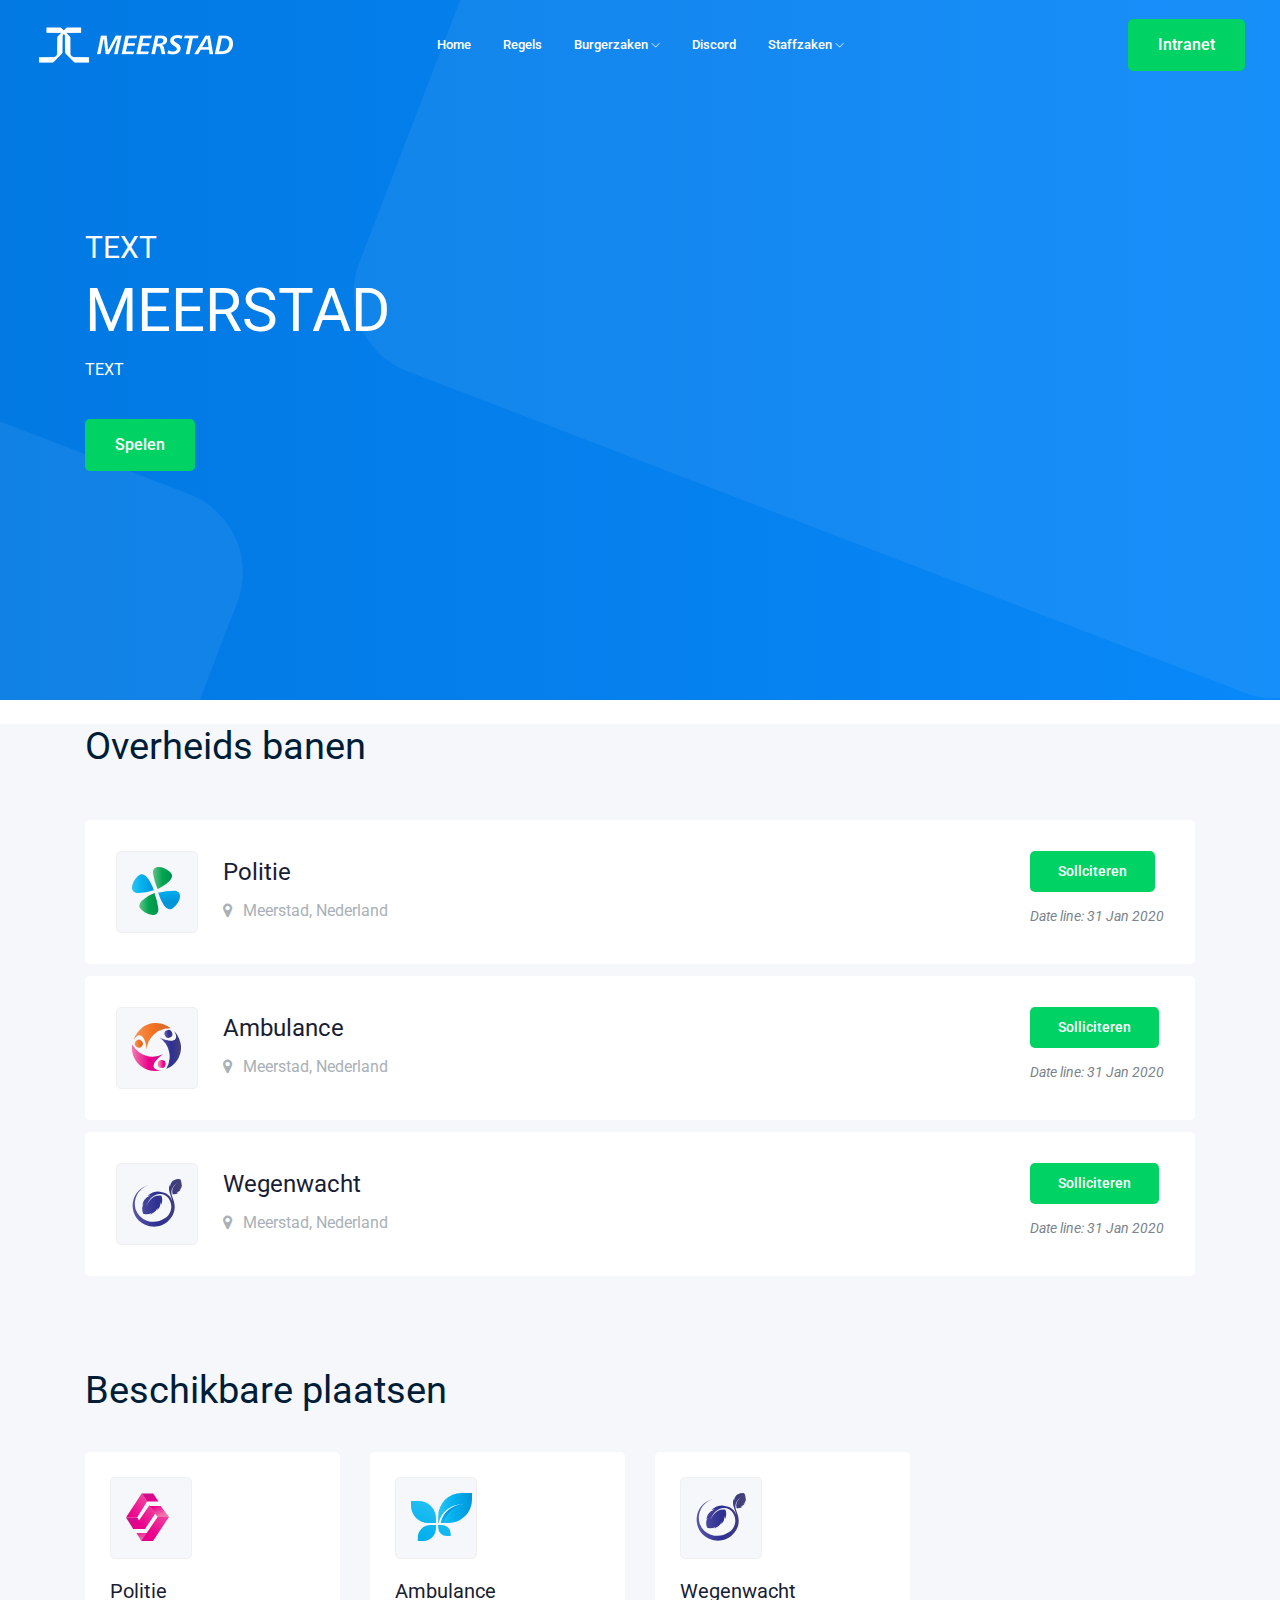
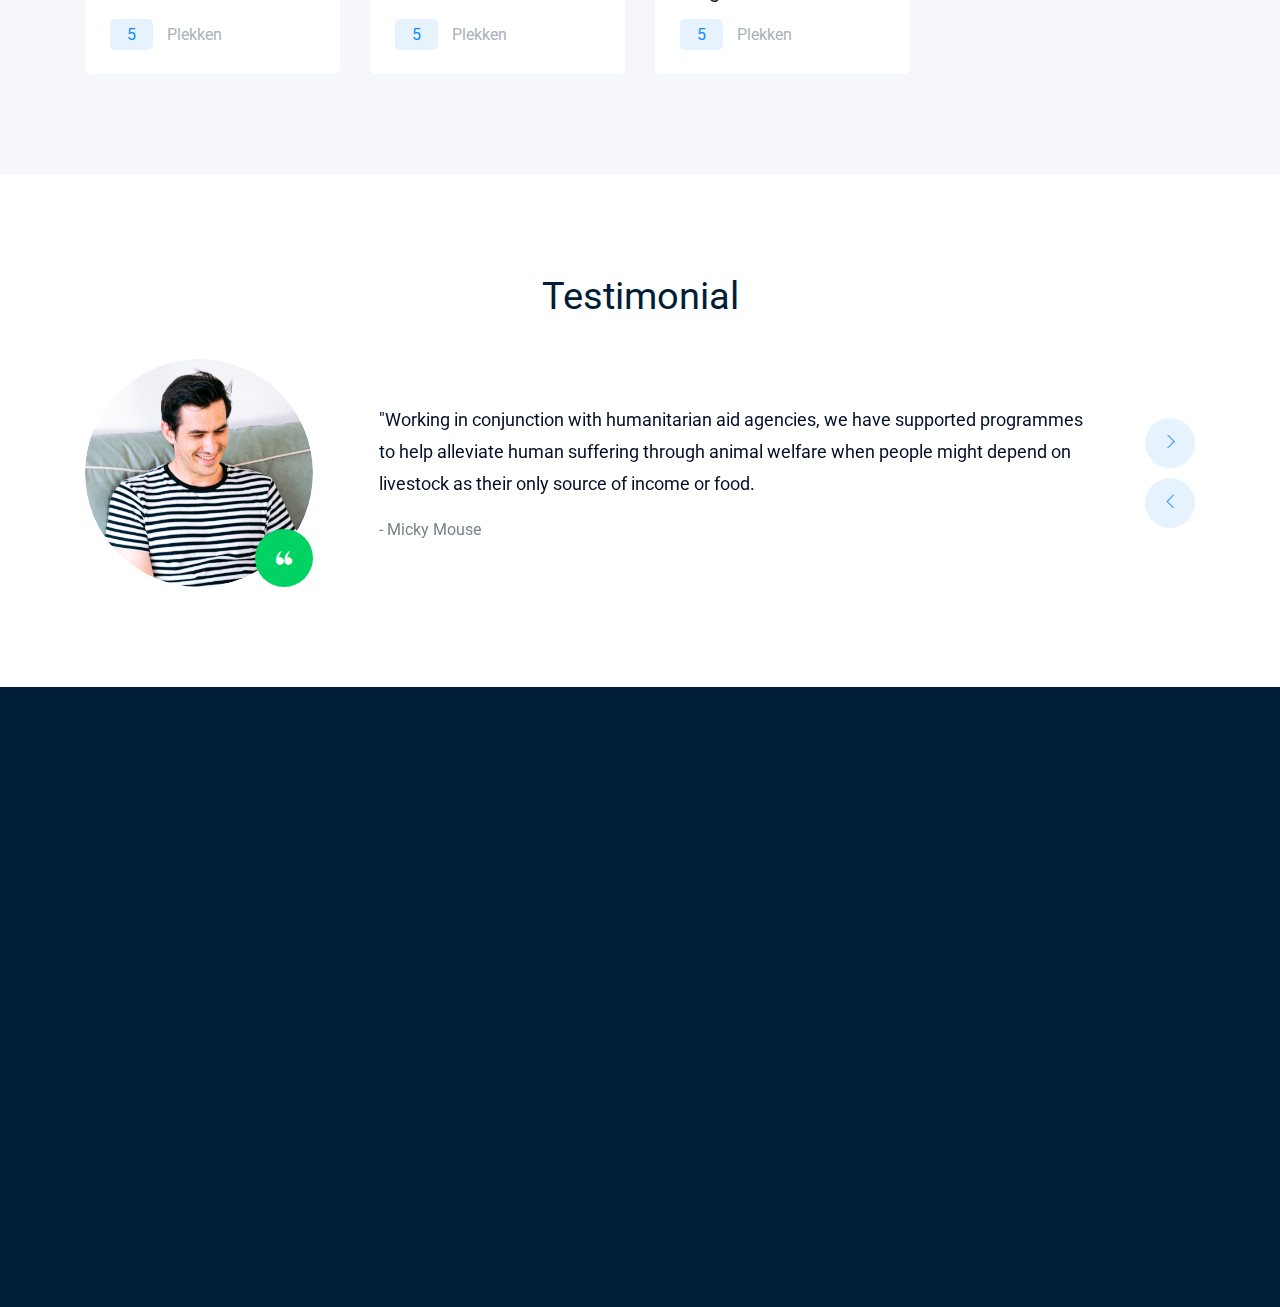
<file: TEST/index.html>
<!doctype html>
<html class="no-js" lang="zxx">

<head>
    <meta charset="utf-8">
    <meta http-equiv="x-ua-compatible" content="ie=edge">
    <title>Job Board</title>
    <meta name="description" content="">
    <meta name="viewport" content="width=device-width, initial-scale=1">

    <!-- <link rel="manifest" href="site.webmanifest"> -->
    <link rel="shortcut icon" type="image/x-icon" href="img/favicon.png">
    <!-- Place favicon.ico in the root directory -->

    <!-- CSS here -->
    <link rel="stylesheet" href="css/bootstrap.min.css">
    <link rel="stylesheet" href="css/owl.carousel.min.css">
    <link rel="stylesheet" href="css/magnific-popup.css">
    <link rel="stylesheet" href="css/font-awesome.min.css">
    <link rel="stylesheet" href="css/themify-icons.css">
    <link rel="stylesheet" href="css/nice-select.css">
    <link rel="stylesheet" href="css/flaticon.css">
    <link rel="stylesheet" href="css/gijgo.css">
    <link rel="stylesheet" href="css/animate.min.css">
    <link rel="stylesheet" href="css/slicknav.css">

    <link rel="stylesheet" href="css/style.css">
    <!-- <link rel="stylesheet" href="css/responsive.css"> -->
</head>

<body>
    <!--[if lte IE 9]>
            <p class="browserupgrade">You are using an <strong>outdated</strong> browser. Please <a href="https://browsehappy.com/">upgrade your browser</a> to improve your experience and security.</p>
        <![endif]-->

    <!-- header-start -->
    <header>
        <div class="header-area ">
            <div id="sticky-header" class="main-header-area">
                <div class="container-fluid ">
                    <div class="header_bottom_border">
                        <div class="row align-items-center">
                            <div class="col-xl-3 col-lg-2">
                                <div class="logo">
                                    <a href="index.html">
                                        <img src="img/logo.png" alt="">
                                    </a>
                                </div>
                            </div>
                            <div class="col-xl-6 col-lg-7">
                                <div class="main-menu  d-none d-lg-block">
                                    <nav>
                                        <ul id="navigation">
                                            <li><a href="index.html">Home</a></li>
                                            <li><a href="regels.html">Regels</a></li>
                                            <li><a href="#">Burgerzaken <i class="ti-angle-down"></i></a>
                                                <ul class="submenu">
                                                    <li><a href="candidate.html">Solliciteren </a></li>
                                                    <li><a href="job_details.html">Key binds </a></li>
                                                    <li><a href="elements.html">Texures</a></li>
                                                </ul>
                                            </li>
                                            <li><a href="jobs.html">Discord</a></li>
                                            <li><a href="#">Staffzaken <i class="ti-angle-down"></i></a>
                                                <ul class="submenu">
                                                    <li><a href="blog.html">Unwarn</a></li>
                                                    <li><a href="single-blog.html">Unban</a></li>
                                                    <li><a href="single-blog.html">Content Creator</a></li>
                                                    <li><a href="single-blog.html">Compensatie</a></li>
                                                </ul>
                                            </li>
                                        </ul>
                                    </nav>
                                </div>
                            </div>
                            <div class="col-xl-3 col-lg-3 d-none d-lg-block">
                                <div class="Appointment">
                                    <div class="d-none d-lg-block">
                                        <a class="boxed-btn3" href="#">Intranet</a>
                                    </div>
                                </div>
                            </div>
                            <div class="col-12">
                                <div class="mobile_menu d-block d-lg-none"></div>
                            </div>
                        </div>
                    </div>

                </div>
            </div>
        </div>
    </header>
    <!-- header-end -->

    <!-- slider_area_start -->
    <div class="slider_area">
        <div class="single_slider  d-flex align-items-center slider_bg_1">
            <div class="container">
                <div class="row align-items-center">
                    <div class="col-lg-7 col-md-6">
                        <div class="slider_text">
                            <h5 class="wow fadeInLeft" data-wow-duration="1s" data-wow-delay=".2s">TEXT</h5>
                            <h3 class="wow fadeInLeft" data-wow-duration="1s" data-wow-delay=".3s">MEERSTAD</h3>
                            <p class="wow fadeInLeft" data-wow-duration="1s" data-wow-delay=".4s">TEXT</p>
                            <div class="sldier_btn wow fadeInLeft" data-wow-duration="1s" data-wow-delay=".5s">
                                <a href="#" class="boxed-btn3">Spelen</a>
                            </div>
                        </div>
                    </div>
                </div>
            </div>
        </div>
        <div class="ilstration_img wow fadeInRight d-none d-lg-block text-right" data-wow-duration="1s" data-wow-delay=".2s">
        </div>
    </div>
    <!-- slider_area_end -->
<br>
    <!-- job_listing_area_start  -->
    <div class="job_listing_area">
        <div class="container">
            <div class="row align-items-center">
                <div class="col-lg-6">
                    <div class="section_title">
                        <h3>Overheids banen</h3>
                    </div>
                </div>
                <div class="col-lg-6">
                </div>
            </div>
            <div class="job_lists">
                <div class="row">
                    <div class="col-lg-12 col-md-12">
                        <div class="single_jobs white-bg d-flex justify-content-between">
                            <div class="jobs_left d-flex align-items-center">
                                <div class="thumb">
                                    <img src="img/svg_icon/1.svg" alt="">
                                </div>
                                <div class="jobs_conetent">
                                    <a href="solliciteren/politie.html"><h4>Politie</h4></a>
                                    <div class="links_locat d-flex align-items-center">
                                        <div class="location">
                                            <p> <i class="fa fa-map-marker"></i> Meerstad, Nederland</p>
                                        </div>
                                        <div class="location">
                                        </div>
                                    </div>
                                </div>
                            </div>
                            <div class="jobs_right">
                                <div class="apply_now">
                                    <a href="solliciteren/politie.html" class="boxed-btn3">Sollciteren</a>
                                </div>
                                <div class="date">
                                    <p>Date line: 31 Jan 2020</p>
                                </div>
                            </div>
                        </div>
                    </div>
                    <div class="col-lg-12 col-md-12">
                        <div class="single_jobs white-bg d-flex justify-content-between">
                            <div class="jobs_left d-flex align-items-center">
                                <div class="thumb">
                                    <img src="img/svg_icon/2.svg" alt="">
                                </div>
                                <div class="jobs_conetent">
                                    <a href="solliciteren/ambulance.html"><h4>Ambulance</h4></a>
                                    <div class="links_locat d-flex align-items-center">
                                        <div class="location">
                                            <p> <i class="fa fa-map-marker"></i> Meerstad, Nederland</p>
                                        </div>
                                        <div class="location">
                                        </div>
                                    </div>
                                </div>
                            </div>
                            <div class="jobs_right">
                                <div class="apply_now">
                                    <a href="solliciteren/ambulance.html" class="boxed-btn3">Solliciteren</a>
                                </div>
                                <div class="date">
                                    <p>Date line: 31 Jan 2020</p>
                                </div>
                            </div>
                        </div>
                    </div>
                    <div class="col-lg-12 col-md-12">
                        <div class="single_jobs white-bg d-flex justify-content-between">
                            <div class="jobs_left d-flex align-items-center">
                                <div class="thumb">
                                    <img src="img/svg_icon/3.svg" alt="">
                                </div>
                                <div class="jobs_conetent">
                                    <a href="solliciteren/wegenwacht.html"><h4>Wegenwacht</h4></a>
                                    <div class="links_locat d-flex align-items-center">
                                        <div class="location">
                                            <p> <i class="fa fa-map-marker"></i> Meerstad, Nederland</p>
                                        </div>
                                        <div class="location">
                                        </div>
                                    </div>
                                </div>
                            </div>
                            <div class="jobs_right">
                                <div class="apply_now">
                                    <a href="solliciteren/wegenwacht.html" class="boxed-btn3">Solliciteren</a>
                                </div>
                                <div class="date">
                                    <p>Date line: 31 Jan 2020</p>
                                </div>
                            </div>
                        </div>
                    </div>
                </div>
            </div>
        </div>
    </div>
    <!-- job_listing_area_end  -->

    <div class="top_companies_area">
        <div class="container">
            <div class="row align-items-center mb-40">
                <div class="col-lg-6 col-md-6">
                    <div class="section_title">
                        <h3>Beschikbare plaatsen</h3>
                    </div>
                </div>
                <div class="col-lg-6 col-md-6">
                </div>
            </div>
            <div class="row">
                <div class="col-lg-4 col-xl-3 col-md-6">
                    <div class="single_company">
                        <div class="thumb">
                            <img src="img/svg_icon/5.svg" alt="">
                        </div>
                        <a href="jobs.html"><h3>Politie</h3></a>
                        <p> <span>5</span> Plekken</p>
                    </div>
                </div>
                <div class="col-lg-4 col-xl-3 col-md-6">
                    <div class="single_company">
                        <div class="thumb">
                            <img src="img/svg_icon/4.svg" alt="">
                        </div>
                        <a href="jobs.html"><h3>Ambulance</h3></a>
                        <p> <span>5</span> Plekken</p>
                    </div>
                </div>
                <div class="col-lg-4 col-xl-3 col-md-6">
                    <div class="single_company">
                        <div class="thumb">
                            <img src="img/svg_icon/3.svg" alt="">
                        </div>
                        <a href="jobs.html"><h3>Wegenwacht</h3></a>
                        <p> <span>5</span> Plekken</p>
                    </div>
                </div>
            </div>
        </div>
    </div>

    <!-- testimonial_area  -->
    <div class="testimonial_area  ">
        <div class="container">
            <div class="row">
                <div class="col-lg-12">
                    <div class="section_title text-center mb-40">
                        <h3>Testimonial</h3>
                    </div>
                </div>
                <div class="col-xl-12">
                    <div class="testmonial_active owl-carousel">
                        <div class="single_carousel">
                            <div class="row">
                                <div class="col-lg-11">
                                    <div class="single_testmonial d-flex align-items-center">
                                        <div class="thumb">
                                            <img src="img/testmonial/author.png" alt="">
                                            <div class="quote_icon">
                                                <i class="Flaticon flaticon-quote"></i>
                                            </div>
                                        </div>
                                        <div class="info">
                                            <p>"Working in conjunction with humanitarian aid agencies, we have supported programmes to help alleviate human suffering through animal welfare when people might depend on livestock as their only source of income or food.</p>
                                            <span>- Micky Mouse</span>
                                        </div>
                                    </div>
                                </div>
                            </div>
                        </div>
                        <div class="single_carousel">
                            <div class="row">
                                <div class="col-lg-11">
                                    <div class="single_testmonial d-flex align-items-center">
                                        <div class="thumb">
                                            <img src="img/testmonial/author.png" alt="">
                                            <div class="quote_icon">
                                                <i class=" Flaticon flaticon-quote"></i>
                                            </div>
                                        </div>
                                        <div class="info">
                                            <p>"Working in conjunction with humanitarian aid agencies, we have supported programmes to help alleviate human suffering through animal welfare when people might depend on livestock as their only source of income or food.</p>
                                            <span>- Micky Mouse</span>
                                        </div>
                                    </div>
                                </div>
                            </div>
                        </div>
                        <div class="single_carousel">
                            <div class="row">
                                <div class="col-lg-11">
                                    <div class="single_testmonial d-flex align-items-center">
                                        <div class="thumb">
                                            <img src="img/testmonial/author.png" alt="">
                                            <div class="quote_icon">
                                                <i class="Flaticon flaticon-quote"></i>
                                            </div>
                                        </div>
                                        <div class="info">
                                            <p>"Working in conjunction with humanitarian aid agencies, we have supported programmes to help alleviate human suffering through animal welfare when people might depend on livestock as their only source of income or food.</p>
                                            <span>- Micky Mouse</span>
                                        </div>
                                    </div>
                                </div>
                            </div>
                        </div>
                    </div>
                </div>
            </div>
        </div>
    </div>
    <!-- /testimonial_area  -->


    <!-- footer start -->
    <footer class="footer">
        <div class="footer_top">
            <div class="container">
                <div class="row">
                    <div class="col-xl-3 col-md-6 col-lg-3">
                        <div class="footer_widget wow fadeInUp" data-wow-duration="1s" data-wow-delay=".3s">
                            <div class="footer_logo">
                                <a href="#">
                                    <img src="img/logo.png" alt="">
                                </a>
                            </div>
                            <p>
                                info@meerstadrp.nl <br>
                                www.meerstadrp.nl <br>
                                Server IP: 192.168.0.1

                            </p>
                            <div class="socail_links">
                                <ul>
                                    <li>
                                        <a href="#">
                                            <i class="fa fa-twitter"></i>
                                        </a>
                                    </li>
                                    <li>
                                        <a href="#">
                                            <i class="fa fa-instagram"></i>
                                        </a>
                                    </li>
                                    <li>
                                        <a href="#">
                                            <i class="fa fa-youtube"></i>
                                        </a>
                                    </li>
                                </ul>
                            </div>

                        </div>
                    </div>
                    <div class="col-xl-2 col-md-6 col-lg-2">
                        <div class="footer_widget wow fadeInUp" data-wow-duration="1.1s" data-wow-delay=".4s">
                            <h3 class="footer_title">
                                Company
                            </h3>
                            <ul>
                                <li><a href="#">About </a></li>
                                <li><a href="#"> Pricing</a></li>
                                <li><a href="#">Carrier Tips</a></li>
                                <li><a href="#">FAQ</a></li>
                            </ul>

                        </div>
                    </div>
                    <div class="col-xl-3 col-md-6 col-lg-3">
                        <div class="footer_widget wow fadeInUp" data-wow-duration="1.2s" data-wow-delay=".5s">
                            <h3 class="footer_title">
                                Category
                            </h3>
                            <ul>
                                <li><a href="#">Design & Art</a></li>
                                <li><a href="#">Engineering</a></li>
                                <li><a href="#">Sales & Marketing</a></li>
                                <li><a href="#">Finance</a></li>
                            </ul>
                        </div>
                    </div>
                </div>
            </div>
        </div>
        <div class="copy-right_text wow fadeInUp" data-wow-duration="1.4s" data-wow-delay=".3s">
            <div class="container">
                <div class="footer_border"></div>
                <div class="row">
                    <div class="col-xl-12">
                        <p class="copy_right text-center">
                            <!-- Link back to Colorlib can't be removed. Template is licensed under CC BY 3.0. -->
Copyright &copy; Meerstad <script>document.write(new Date().getFullYear());</script> Alle rechten voorbehouden <br> Gemaakt met <i class="fa fa-heart-o" aria-hidden="true"></i> door <a href="https://colorlib.com" target="_blank">Robert K</a>
<!-- Link back to Colorlib can't be removed. Template is licensed under CC BY 3.0. -->
                        </p>
                    </div>
                </div>
            </div>
        </div>
    </footer>
    <!--/ footer end  -->

    <!-- link that opens popup -->
    <!-- JS here -->
    <script src="js/vendor/modernizr-3.5.0.min.js"></script>
    <script src="js/vendor/jquery-1.12.4.min.js"></script>
    <script src="js/popper.min.js"></script>
    <script src="js/bootstrap.min.js"></script>
    <script src="js/owl.carousel.min.js"></script>
    <script src="js/isotope.pkgd.min.js"></script>
    <script src="js/ajax-form.js"></script>
    <script src="js/waypoints.min.js"></script>
    <script src="js/jquery.counterup.min.js"></script>
    <script src="js/imagesloaded.pkgd.min.js"></script>
    <script src="js/scrollIt.js"></script>
    <script src="js/jquery.scrollUp.min.js"></script>
    <script src="js/wow.min.js"></script>
    <script src="js/nice-select.min.js"></script>
    <script src="js/jquery.slicknav.min.js"></script>
    <script src="js/jquery.magnific-popup.min.js"></script>
    <script src="js/plugins.js"></script>
    <script src="js/gijgo.min.js"></script>



    <!--contact js-->
    <script src="js/contact.js"></script>
    <script src="js/jquery.ajaxchimp.min.js"></script>
    <script src="js/jquery.form.js"></script>
    <script src="js/jquery.validate.min.js"></script>
    <script src="js/mail-script.js"></script>


    <script src="js/main.js"></script>
</body>

</html>
</file>
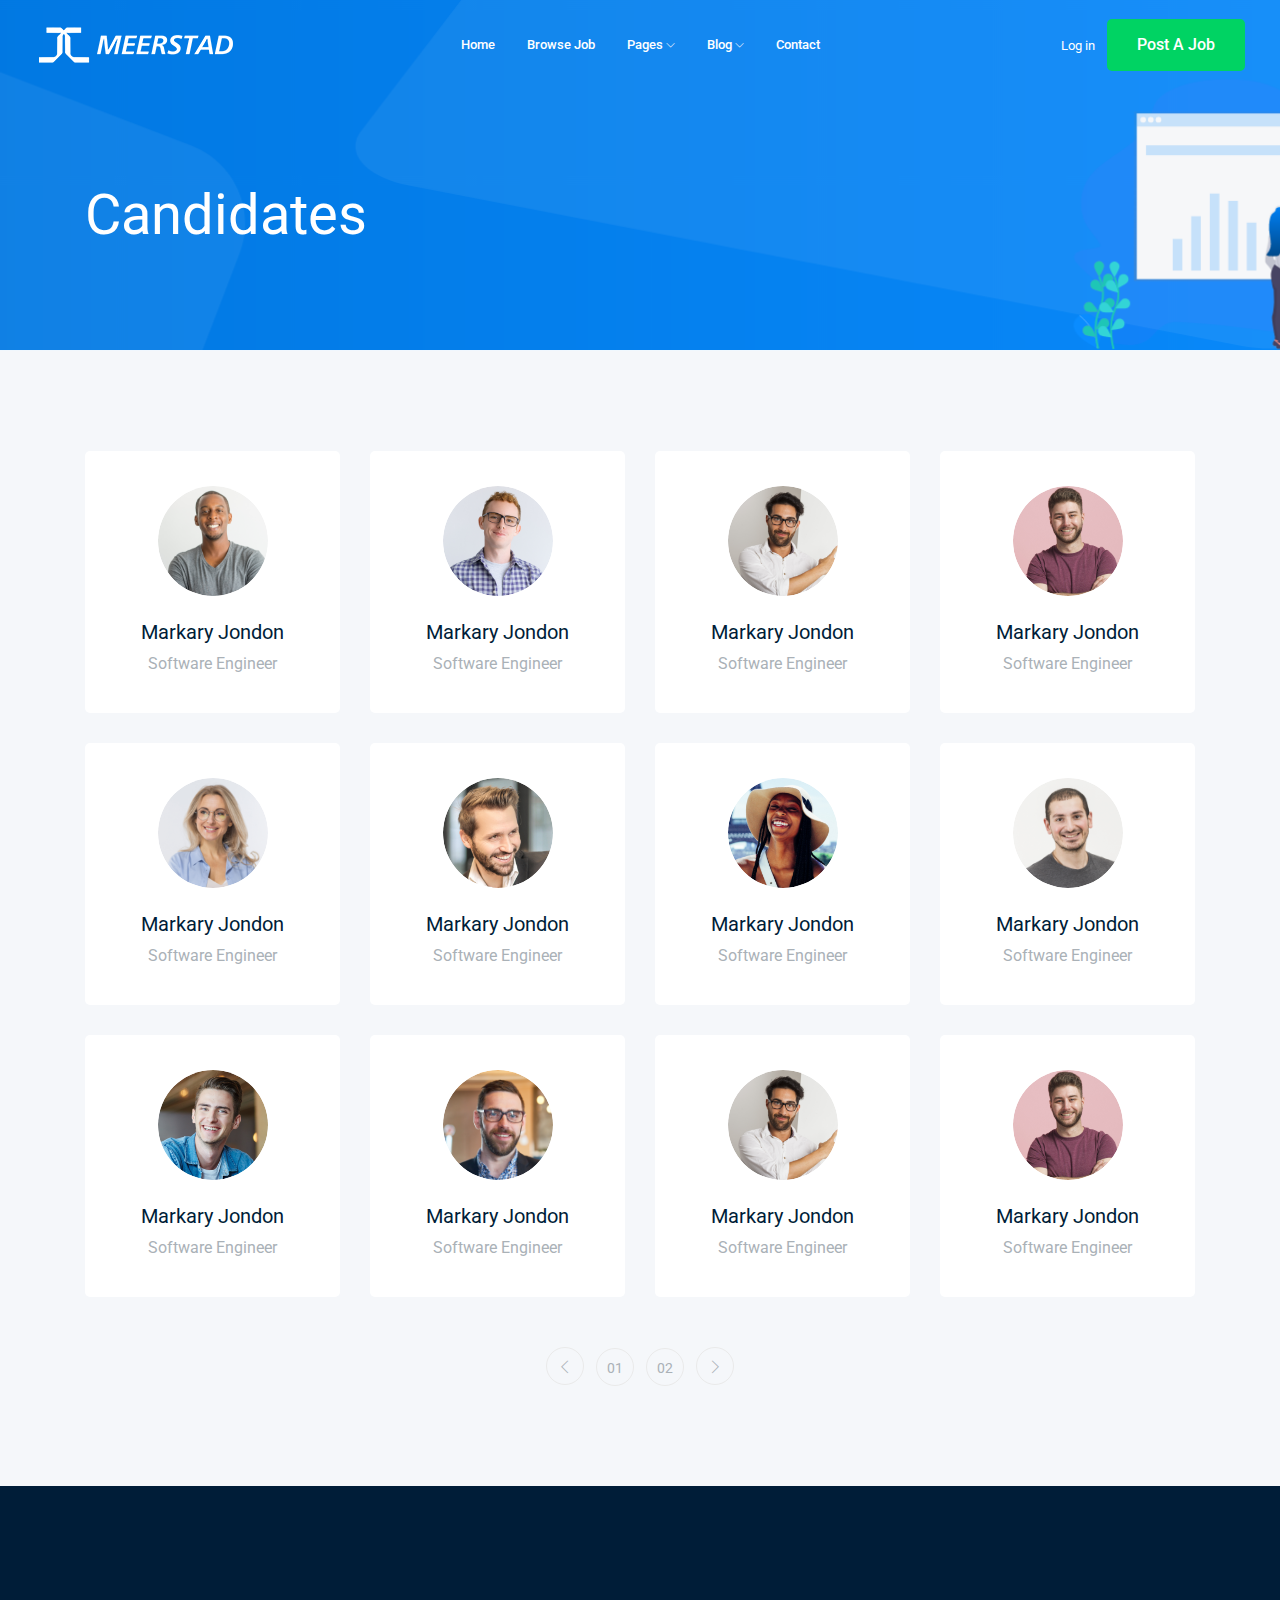
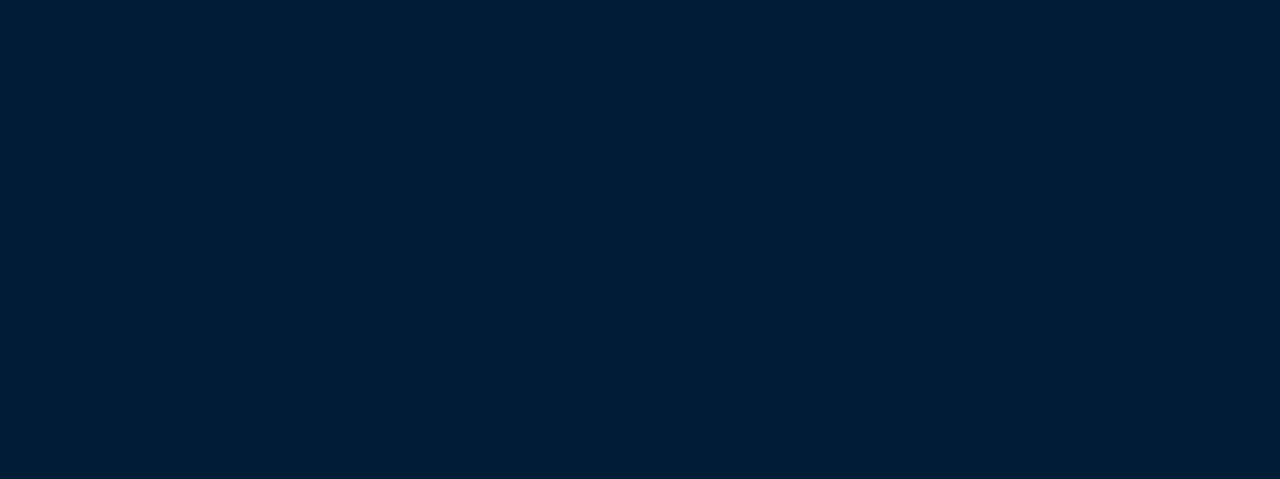
<file: TEST/candidate.html>
<!doctype html>
<html class="no-js" lang="zxx">

<head>
    <meta charset="utf-8">
    <meta http-equiv="x-ua-compatible" content="ie=edge">
    <title>Job Board</title>
    <meta name="description" content="">
    <meta name="viewport" content="width=device-width, initial-scale=1">

    <!-- <link rel="manifest" href="site.webmanifest"> -->
    <link rel="shortcut icon" type="image/x-icon" href="img/favicon.png">
    <!-- Place favicon.ico in the root directory -->

    <!-- CSS here -->
    <link rel="stylesheet" href="css/bootstrap.min.css">
    <link rel="stylesheet" href="css/owl.carousel.min.css">
    <link rel="stylesheet" href="css/magnific-popup.css">
    <link rel="stylesheet" href="css/font-awesome.min.css">
    <link rel="stylesheet" href="css/themify-icons.css">
    <link rel="stylesheet" href="css/nice-select.css">
    <link rel="stylesheet" href="css/flaticon.css">
    <link rel="stylesheet" href="css/gijgo.css">
    <link rel="stylesheet" href="css/animate.min.css">
    <link rel="stylesheet" href="css/slicknav.css">

    <link rel="stylesheet" href="css/style.css">
    <!-- <link rel="stylesheet" href="css/responsive.css"> -->
</head>

<body>
    <!--[if lte IE 9]>
            <p class="browserupgrade">You are using an <strong>outdated</strong> browser. Please <a href="https://browsehappy.com/">upgrade your browser</a> to improve your experience and security.</p>
        <![endif]-->

    <!-- header-start -->
    <header>
        <div class="header-area ">
            <div id="sticky-header" class="main-header-area">
                <div class="container-fluid ">
                    <div class="header_bottom_border">
                        <div class="row align-items-center">
                            <div class="col-xl-3 col-lg-2">
                                <div class="logo">
                                    <a href="index.html">
                                        <img src="img/logo.png" alt="">
                                    </a>
                                </div>
                            </div>
                            <div class="col-xl-6 col-lg-7">
                                <div class="main-menu  d-none d-lg-block">
                                    <nav>
                                        <ul id="navigation">
                                            <li><a href="index.html">home</a></li>
                                            <li><a href="jobs.html">Browse Job</a></li>
                                            <li><a href="#">pages <i class="ti-angle-down"></i></a>
                                                <ul class="submenu">
                                                    <li><a href="candidate.html">Candidates </a></li>
                                                    <li><a href="job_details.html">job details </a></li>
                                                    <li><a href="elements.html">elements</a></li>
                                                </ul>
                                            </li>
                                            <li><a href="#">blog <i class="ti-angle-down"></i></a>
                                                <ul class="submenu">
                                                    <li><a href="blog.html">blog</a></li>
                                                    <li><a href="single-blog.html">single-blog</a></li>
                                                </ul>
                                            </li>
                                            <li><a href="contact.html">Contact</a></li>
                                        </ul>
                                    </nav>
                                </div>
                            </div>
                            <div class="col-xl-3 col-lg-3 d-none d-lg-block">
                                <div class="Appointment">
                                    <div class="phone_num d-none d-xl-block">
                                        <a href="#">Log in</a>
                                    </div>
                                    <div class="d-none d-lg-block">
                                        <a class="boxed-btn3" href="#">Post a Job</a>
                                    </div>
                                </div>
                            </div>
                            <div class="col-12">
                                <div class="mobile_menu d-block d-lg-none"></div>
                            </div>
                        </div>
                    </div>

                </div>
            </div>
        </div>
    </header>
    <!-- header-end -->

    <!-- bradcam_area  -->
    <div class="bradcam_area bradcam_bg_1">
        <div class="container">
            <div class="row">
                <div class="col-xl-12">
                    <div class="bradcam_text">
                        <h3>Candidates</h3>
                    </div>
                </div>
            </div>
        </div>
    </div>
    <!--/ bradcam_area  -->

    <!-- featured_candidates_area_start  -->
    <div class="featured_candidates_area candidate_page_padding">
        <div class="container">
            <div class="row">
                <div class="col-md-6 col-lg-3">
                    <div class="single_candidates text-center">
                        <div class="thumb">
                            <img src="img/candiateds/1.png" alt="">
                        </div>
                        <a href="#"><h4>Markary Jondon</h4></a>
                        <p>Software Engineer</p>
                    </div>
                </div>
                <div class="col-md-6 col-lg-3">
                    <div class="single_candidates text-center">
                        <div class="thumb">
                            <img src="img/candiateds/2.png" alt="">
                        </div>
                        <a href="#"><h4>Markary Jondon</h4></a>
                        <p>Software Engineer</p>
                    </div>
                </div>
                <div class="col-md-6 col-lg-3">
                    <div class="single_candidates text-center">
                        <div class="thumb">
                            <img src="img/candiateds/3.png" alt="">
                        </div>
                        <a href="#"><h4>Markary Jondon</h4></a>
                        <p>Software Engineer</p>
                    </div>
                </div>
                <div class="col-md-6 col-lg-3">
                    <div class="single_candidates text-center">
                        <div class="thumb">
                            <img src="img/candiateds/4.png" alt="">
                        </div>
                        <a href="#"><h4>Markary Jondon</h4></a>
                        <p>Software Engineer</p>
                    </div>
                </div>
                <div class="col-md-6 col-lg-3">
                    
                    <div class="single_candidates text-center">
                        <div class="thumb">
                            <img src="img/candiateds/5.png" alt="">
                        </div>
                        <a href="#"><h4>Markary Jondon</h4></a>
                        <p>Software Engineer</p>
                    </div>
                </div>
                <div class="col-md-6 col-lg-3">
                    <div class="single_candidates text-center">
                        <div class="thumb">
                            <img src="img/candiateds/6.png" alt="">
                        </div>
                        <a href="#"><h4>Markary Jondon</h4></a>
                        <p>Software Engineer</p>
                    </div>
                </div>
                <div class="col-md-6 col-lg-3">
                    <div class="single_candidates text-center">
                        <div class="thumb">
                            <img src="img/candiateds/7.png" alt="">
                        </div>
                        <a href="#"><h4>Markary Jondon</h4></a>
                        <p>Software Engineer</p>
                    </div>
                </div>
                <div class="col-md-6 col-lg-3">
                    <div class="single_candidates text-center">
                        <div class="thumb">
                            <img src="img/candiateds/8.png" alt="">
                        </div>
                        <a href="#"><h4>Markary Jondon</h4></a>
                        <p>Software Engineer</p>
                    </div>
                </div>
                <div class="col-md-6 col-lg-3">
                    <div class="single_candidates text-center">
                        <div class="thumb">
                            <img src="img/candiateds/9.png" alt="">
                        </div>
                        <a href="#"><h4>Markary Jondon</h4></a>
                        <p>Software Engineer</p>
                    </div>
                </div>
                <div class="col-md-6 col-lg-3">
                    <div class="single_candidates text-center">
                        <div class="thumb">
                            <img src="img/candiateds/10.png" alt="">
                        </div>
                        <a href="#"><h4>Markary Jondon</h4></a>
                        <p>Software Engineer</p>
                    </div>
                </div>
                <div class="col-md-6 col-lg-3">
                    <div class="single_candidates text-center">
                        <div class="thumb">
                            <img src="img/candiateds/3.png" alt="">
                        </div>
                        <a href="#"><h4>Markary Jondon</h4></a>
                        <p>Software Engineer</p>
                    </div>
                </div>
                <div class="col-md-6 col-lg-3">
                    <div class="single_candidates text-center">
                        <div class="thumb">
                            <img src="img/candiateds/4.png" alt="">
                        </div>
                        <a href="#"><h4>Markary Jondon</h4></a>
                        <p>Software Engineer</p>
                    </div>
                </div>
            </div>
            <div class="row">
                <div class="col-lg-12">
                    <div class="pagination_wrap">
                        <ul>
                            <li><a href="#"> <i class="ti-angle-left"></i> </a></li>
                            <li><a href="#"><span>01</span></a></li>
                            <li><a href="#"><span>02</span></a></li>
                            <li><a href="#"> <i class="ti-angle-right"></i> </a></li>
                        </ul>
                    </div>
                </div>
            </div>
        </div>
    </div>
    <!-- featured_candidates_area_end  -->



    <!-- footer start -->
    <footer class="footer">
        <div class="footer_top">
            <div class="container">
                <div class="row">
                    <div class="col-xl-3 col-md-6 col-lg-3">
                        <div class="footer_widget wow fadeInUp" data-wow-duration="1s" data-wow-delay=".3s">
                            <div class="footer_logo">
                                <a href="#">
                                    <img src="img/logo.png" alt="">
                                </a>
                            </div>
                            <p>
                                finloan@support.com <br>
                                +10 873 672 6782 <br>
                                600/D, Green road, NewYork
                            </p>
                            <div class="socail_links">
                                <ul>
                                    <li>
                                        <a href="#">
                                            <i class="ti-facebook"></i>
                                        </a>
                                    </li>
                                    <li>
                                        <a href="#">
                                            <i class="fa fa-google-plus"></i>
                                        </a>
                                    </li>
                                    <li>
                                        <a href="#">
                                            <i class="fa fa-twitter"></i>
                                        </a>
                                    </li>
                                    <li>
                                        <a href="#">
                                            <i class="fa fa-instagram"></i>
                                        </a>
                                    </li>
                                </ul>
                            </div>

                        </div>
                    </div>
                    <div class="col-xl-2 col-md-6 col-lg-2">
                        <div class="footer_widget wow fadeInUp" data-wow-duration="1.1s" data-wow-delay=".4s">
                            <h3 class="footer_title">
                                Company
                            </h3>
                            <ul>
                                <li><a href="#">About </a></li>
                                <li><a href="#"> Pricing</a></li>
                                <li><a href="#">Carrier Tips</a></li>
                                <li><a href="#">FAQ</a></li>
                            </ul>

                        </div>
                    </div>
                    <div class="col-xl-3 col-md-6 col-lg-3">
                        <div class="footer_widget wow fadeInUp" data-wow-duration="1.2s" data-wow-delay=".5s">
                            <h3 class="footer_title">
                                Category
                            </h3>
                            <ul>
                                <li><a href="#">Design & Art</a></li>
                                <li><a href="#">Engineering</a></li>
                                <li><a href="#">Sales & Marketing</a></li>
                                <li><a href="#">Finance</a></li>
                            </ul>
                        </div>
                    </div>
                    <div class="col-xl-4 col-md-6 col-lg-4">
                        <div class="footer_widget wow fadeInUp" data-wow-duration="1.3s" data-wow-delay=".6s">
                            <h3 class="footer_title">
                                Subscribe
                            </h3>
                            <form action="#" class="newsletter_form">
                                <input type="text" placeholder="Enter your mail">
                                <button type="submit">Subscribe</button>
                            </form>
                            <p class="newsletter_text">Esteem spirit temper too say adieus who direct esteem esteems
                                luckily.</p>
                        </div>
                    </div>
                </div>
            </div>
        </div>
        <div class="copy-right_text wow fadeInUp" data-wow-duration="1.4s" data-wow-delay=".3s">
            <div class="container">
                <div class="footer_border"></div>
                <div class="row">
                    <div class="col-xl-12">
                        <p class="copy_right text-center">
                            <!-- Link back to Colorlib can't be removed. Template is licensed under CC BY 3.0. -->
Copyright &copy;<script>document.write(new Date().getFullYear());</script> All rights reserved | This template is made with <i class="fa fa-heart-o" aria-hidden="true"></i> by <a href="https://colorlib.com" target="_blank">Colorlib</a>
<!-- Link back to Colorlib can't be removed. Template is licensed under CC BY 3.0. -->
                        </p>
                    </div>
                </div>
            </div>
        </div>
    </footer>
    <!--/ footer end  -->

    <!-- link that opens popup -->
    <!-- JS here -->
    <script src="js/vendor/modernizr-3.5.0.min.js"></script>
    <script src="js/vendor/jquery-1.12.4.min.js"></script>
    <script src="js/popper.min.js"></script>
    <script src="js/bootstrap.min.js"></script>
    <script src="js/owl.carousel.min.js"></script>
    <script src="js/isotope.pkgd.min.js"></script>
    <script src="js/ajax-form.js"></script>
    <script src="js/waypoints.min.js"></script>
    <script src="js/jquery.counterup.min.js"></script>
    <script src="js/imagesloaded.pkgd.min.js"></script>
    <script src="js/scrollIt.js"></script>
    <script src="js/jquery.scrollUp.min.js"></script>
    <script src="js/wow.min.js"></script>
    <script src="js/nice-select.min.js"></script>
    <script src="js/jquery.slicknav.min.js"></script>
    <script src="js/jquery.magnific-popup.min.js"></script>
    <script src="js/plugins.js"></script>
    <script src="js/gijgo.min.js"></script>



    <!--contact js-->
    <script src="js/contact.js"></script>
    <script src="js/jquery.ajaxchimp.min.js"></script>
    <script src="js/jquery.form.js"></script>
    <script src="js/jquery.validate.min.js"></script>
    <script src="js/mail-script.js"></script>


    <script src="js/main.js"></script>
</body>

</html>
</file>
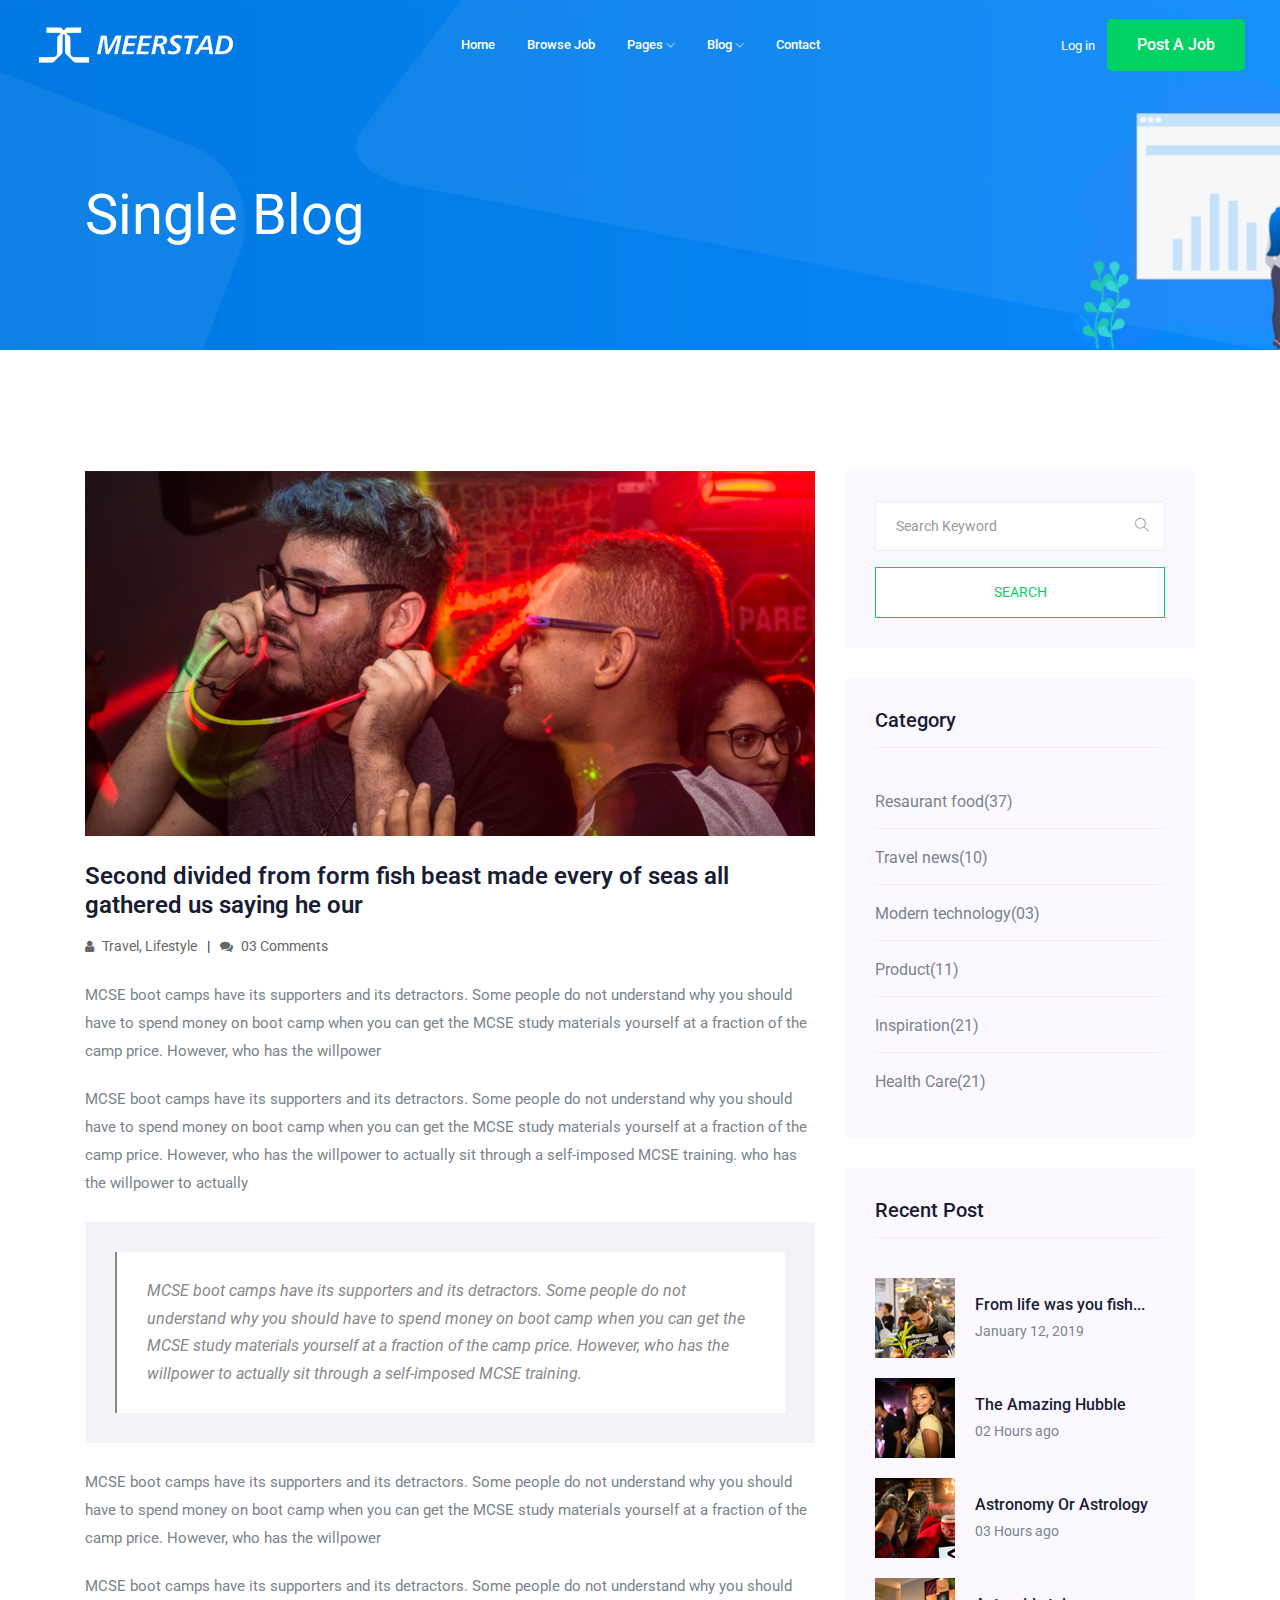
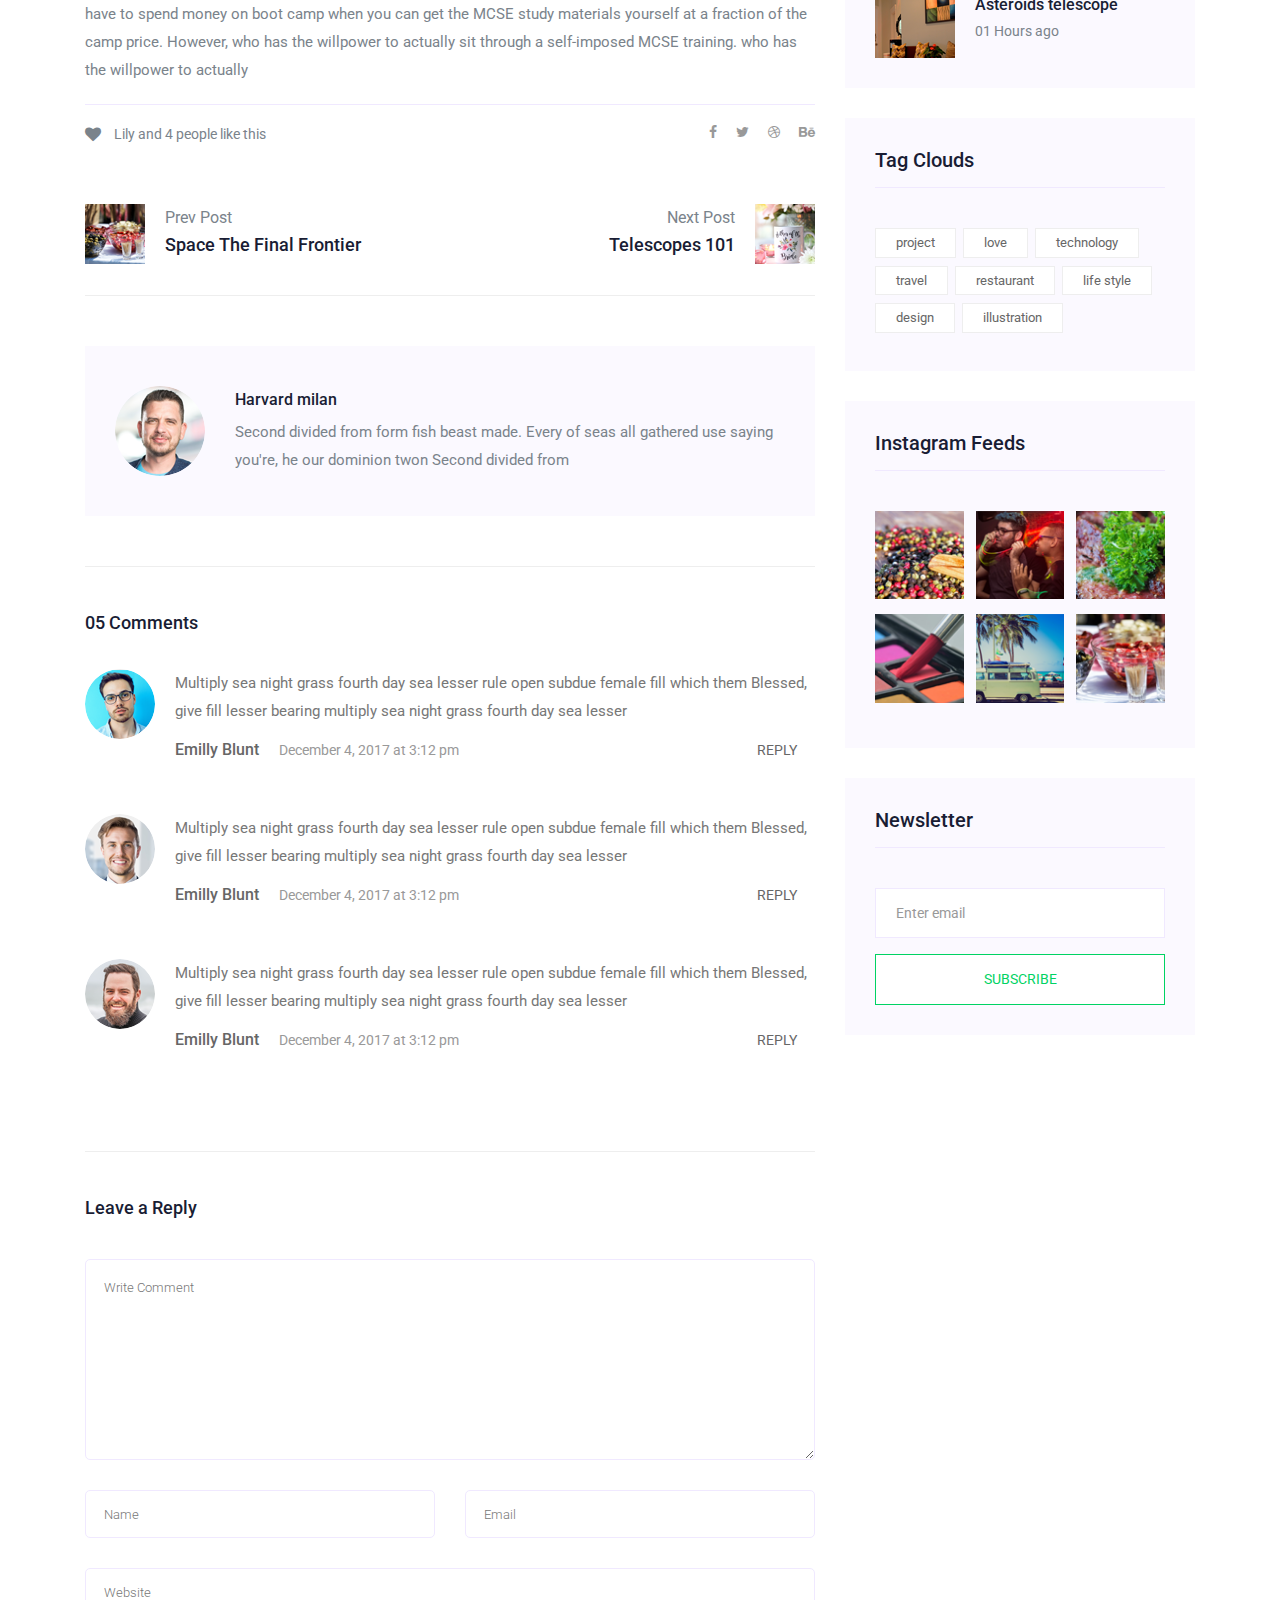
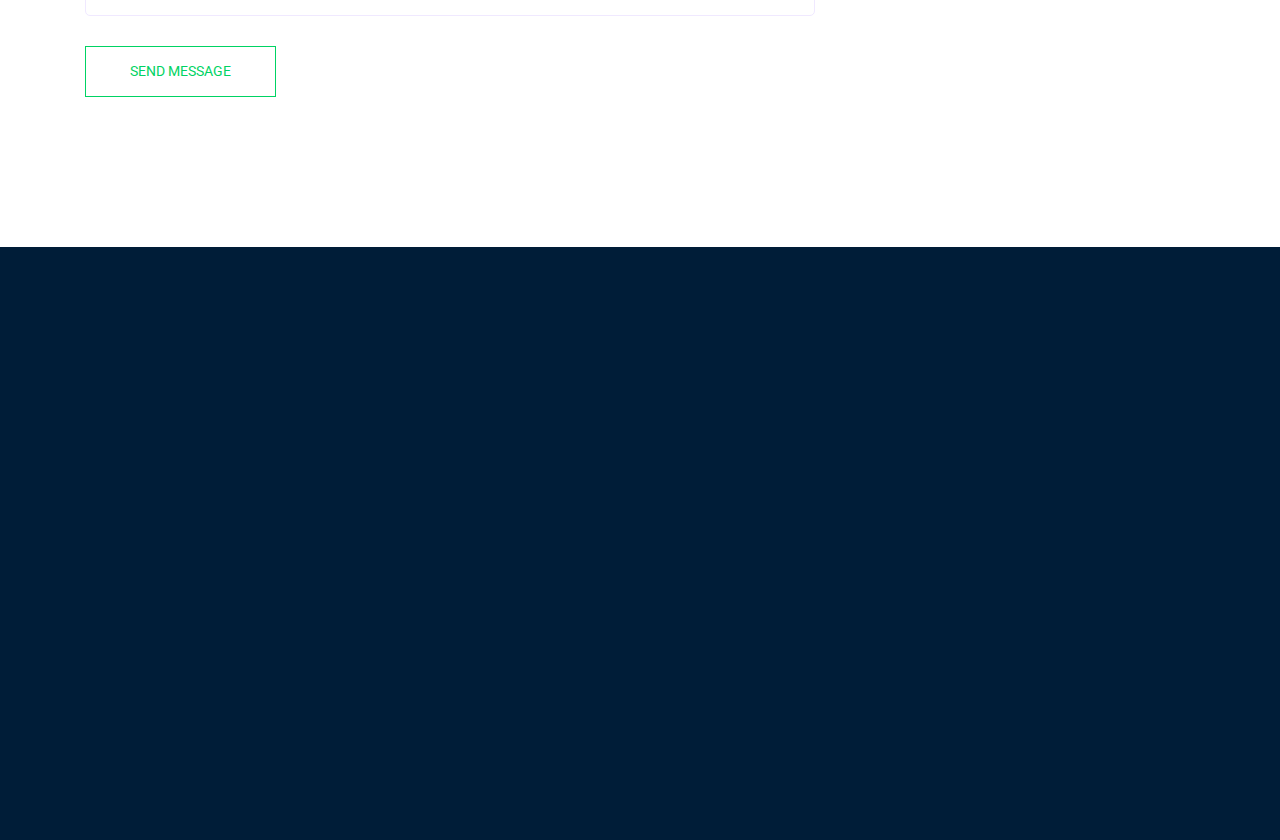
<file: TEST/single-blog.html>
<!doctype html>
<html class="no-js" lang="zxx">

<head>
   <meta charset="utf-8">
   <meta http-equiv="x-ua-compatible" content="ie=edge">
   <title>Finloans</title>
   <meta name="description" content="">
   <meta name="viewport" content="width=device-width, initial-scale=1">

   <!-- <link rel="manifest" href="site.webmanifest"> -->
   <link rel="shortcut icon" type="image/x-icon" href="img/favicon.png">
   <!-- Place favicon.ico in the root directory -->

   <!-- CSS here -->
   <link rel="stylesheet" href="css/bootstrap.min.css">
   <link rel="stylesheet" href="css/owl.carousel.min.css">
   <link rel="stylesheet" href="css/magnific-popup.css">
   <link rel="stylesheet" href="css/font-awesome.min.css">
   <link rel="stylesheet" href="css/themify-icons.css">
   <link rel="stylesheet" href="css/nice-select.css">
   <link rel="stylesheet" href="css/flaticon.css">
   <link rel="stylesheet" href="css/gijgo.css">
   <link rel="stylesheet" href="css/animate.min.css">
   <link rel="stylesheet" href="css/slicknav.css">
   <link rel="stylesheet" href="css/style.css">
   <!-- <link rel="stylesheet" href="css/responsive.css"> -->
</head>

<body>
   <!--[if lte IE 9]>
            <p class="browserupgrade">You are using an <strong>outdated</strong> browser. Please <a href="https://browsehappy.com/">upgrade your browser</a> to improve your experience and security.</p>
        <![endif]-->
    <!-- header-start -->
    <header>
      <div class="header-area ">
          <div id="sticky-header" class="main-header-area">
              <div class="container-fluid ">
                  <div class="header_bottom_border">
                      <div class="row align-items-center">
                          <div class="col-xl-3 col-lg-2">
                              <div class="logo">
                                  <a href="index.html">
                                      <img src="img/logo.png" alt="">
                                  </a>
                              </div>
                          </div>
                          <div class="col-xl-6 col-lg-7">
                              <div class="main-menu  d-none d-lg-block">
                                  <nav>
                                      <ul id="navigation">
                                          <li><a href="index.html">home</a></li>
                                          <li><a href="jobs.html">Browse Job</a></li>
                                          <li><a href="#">pages <i class="ti-angle-down"></i></a>
                                              <ul class="submenu">
                                                  <li><a href="candidate.html">Candidates </a></li>
                                                  <li><a href="job_details.html">job details </a></li>
                                                  <li><a href="elements.html">elements</a></li>
                                              </ul>
                                          </li>
                                          <li><a href="#">blog <i class="ti-angle-down"></i></a>
                                              <ul class="submenu">
                                                  <li><a href="blog.html">blog</a></li>
                                                  <li><a href="single-blog.html">single-blog</a></li>
                                              </ul>
                                          </li>
                                          <li><a href="contact.html">Contact</a></li>
                                      </ul>
                                  </nav>
                              </div>
                          </div>
                          <div class="col-xl-3 col-lg-3 d-none d-lg-block">
                              <div class="Appointment">
                                  <div class="phone_num d-none d-xl-block">
                                      <a href="#">Log in</a>
                                  </div>
                                  <div class="d-none d-lg-block">
                                      <a class="boxed-btn3" href="#">Post a Job</a>
                                  </div>
                              </div>
                          </div>
                          <div class="col-12">
                              <div class="mobile_menu d-block d-lg-none"></div>
                          </div>
                      </div>
                  </div>

              </div>
          </div>
      </div>
  </header>
  <!-- header-end -->

  <!-- bradcam_area  -->
  <div class="bradcam_area bradcam_bg_1">
      <div class="container">
          <div class="row">
              <div class="col-xl-12">
                  <div class="bradcam_text">
                      <h3>single blog</h3>
                  </div>
              </div>
          </div>
      </div>
  </div>
  <!--/ bradcam_area  -->

   <!--================Blog Area =================-->
   <section class="blog_area single-post-area section-padding">
      <div class="container">
         <div class="row">
            <div class="col-lg-8 posts-list">
               <div class="single-post">
                  <div class="feature-img">
                     <img class="img-fluid" src="img/blog/single_blog_1.png" alt="">
                  </div>
                  <div class="blog_details">
                     <h2>Second divided from form fish beast made every of seas
                        all gathered us saying he our
                     </h2>
                     <ul class="blog-info-link mt-3 mb-4">
                        <li><a href="#"><i class="fa fa-user"></i> Travel, Lifestyle</a></li>
                        <li><a href="#"><i class="fa fa-comments"></i> 03 Comments</a></li>
                     </ul>
                     <p class="excert">
                        MCSE boot camps have its supporters and its detractors. Some people do not understand why you
                        should have to spend money on boot camp when you can get the MCSE study materials yourself at a
                        fraction of the camp price. However, who has the willpower
                     </p>
                     <p>
                        MCSE boot camps have its supporters and its detractors. Some people do not understand why you
                        should have to spend money on boot camp when you can get the MCSE study materials yourself at a
                        fraction of the camp price. However, who has the willpower to actually sit through a
                        self-imposed MCSE training. who has the willpower to actually
                     </p>
                     <div class="quote-wrapper">
                        <div class="quotes">
                           MCSE boot camps have its supporters and its detractors. Some people do not understand why you
                           should have to spend money on boot camp when you can get the MCSE study materials yourself at
                           a fraction of the camp price. However, who has the willpower to actually sit through a
                           self-imposed MCSE training.
                        </div>
                     </div>
                     <p>
                        MCSE boot camps have its supporters and its detractors. Some people do not understand why you
                        should have to spend money on boot camp when you can get the MCSE study materials yourself at a
                        fraction of the camp price. However, who has the willpower
                     </p>
                     <p>
                        MCSE boot camps have its supporters and its detractors. Some people do not understand why you
                        should have to spend money on boot camp when you can get the MCSE study materials yourself at a
                        fraction of the camp price. However, who has the willpower to actually sit through a
                        self-imposed MCSE training. who has the willpower to actually
                     </p>
                  </div>
               </div>
               <div class="navigation-top">
                  <div class="d-sm-flex justify-content-between text-center">
                     <p class="like-info"><span class="align-middle"><i class="fa fa-heart"></i></span> Lily and 4
                        people like this</p>
                     <div class="col-sm-4 text-center my-2 my-sm-0">
                        <!-- <p class="comment-count"><span class="align-middle"><i class="fa fa-comment"></i></span> 06 Comments</p> -->
                     </div>
                     <ul class="social-icons">
                        <li><a href="#"><i class="fa fa-facebook-f"></i></a></li>
                        <li><a href="#"><i class="fa fa-twitter"></i></a></li>
                        <li><a href="#"><i class="fa fa-dribbble"></i></a></li>
                        <li><a href="#"><i class="fa fa-behance"></i></a></li>
                     </ul>
                  </div>
                  <div class="navigation-area">
                     <div class="row">
                        <div
                           class="col-lg-6 col-md-6 col-12 nav-left flex-row d-flex justify-content-start align-items-center">
                           <div class="thumb">
                              <a href="#">
                                 <img class="img-fluid" src="img/post/preview.png" alt="">
                              </a>
                           </div>
                           <div class="arrow">
                              <a href="#">
                                 <span class="lnr text-white ti-arrow-left"></span>
                              </a>
                           </div>
                           <div class="detials">
                              <p>Prev Post</p>
                              <a href="#">
                                 <h4>Space The Final Frontier</h4>
                              </a>
                           </div>
                        </div>
                        <div
                           class="col-lg-6 col-md-6 col-12 nav-right flex-row d-flex justify-content-end align-items-center">
                           <div class="detials">
                              <p>Next Post</p>
                              <a href="#">
                                 <h4>Telescopes 101</h4>
                              </a>
                           </div>
                           <div class="arrow">
                              <a href="#">
                                 <span class="lnr text-white ti-arrow-right"></span>
                              </a>
                           </div>
                           <div class="thumb">
                              <a href="#">
                                 <img class="img-fluid" src="img/post/next.png" alt="">
                              </a>
                           </div>
                        </div>
                     </div>
                  </div>
               </div>
               <div class="blog-author">
                  <div class="media align-items-center">
                     <img src="img/blog/author.png" alt="">
                     <div class="media-body">
                        <a href="#">
                           <h4>Harvard milan</h4>
                        </a>
                        <p>Second divided from form fish beast made. Every of seas all gathered use saying you're, he
                           our dominion twon Second divided from</p>
                     </div>
                  </div>
               </div>
               <div class="comments-area">
                  <h4>05 Comments</h4>
                  <div class="comment-list">
                     <div class="single-comment justify-content-between d-flex">
                        <div class="user justify-content-between d-flex">
                           <div class="thumb">
                              <img src="img/comment/comment_1.png" alt="">
                           </div>
                           <div class="desc">
                              <p class="comment">
                                 Multiply sea night grass fourth day sea lesser rule open subdue female fill which them
                                 Blessed, give fill lesser bearing multiply sea night grass fourth day sea lesser
                              </p>
                              <div class="d-flex justify-content-between">
                                 <div class="d-flex align-items-center">
                                    <h5>
                                       <a href="#">Emilly Blunt</a>
                                    </h5>
                                    <p class="date">December 4, 2017 at 3:12 pm </p>
                                 </div>
                                 <div class="reply-btn">
                                    <a href="#" class="btn-reply text-uppercase">reply</a>
                                 </div>
                              </div>
                           </div>
                        </div>
                     </div>
                  </div>
                  <div class="comment-list">
                     <div class="single-comment justify-content-between d-flex">
                        <div class="user justify-content-between d-flex">
                           <div class="thumb">
                              <img src="img/comment/comment_2.png" alt="">
                           </div>
                           <div class="desc">
                              <p class="comment">
                                 Multiply sea night grass fourth day sea lesser rule open subdue female fill which them
                                 Blessed, give fill lesser bearing multiply sea night grass fourth day sea lesser
                              </p>
                              <div class="d-flex justify-content-between">
                                 <div class="d-flex align-items-center">
                                    <h5>
                                       <a href="#">Emilly Blunt</a>
                                    </h5>
                                    <p class="date">December 4, 2017 at 3:12 pm </p>
                                 </div>
                                 <div class="reply-btn">
                                    <a href="#" class="btn-reply text-uppercase">reply</a>
                                 </div>
                              </div>
                           </div>
                        </div>
                     </div>
                  </div>
                  <div class="comment-list">
                     <div class="single-comment justify-content-between d-flex">
                        <div class="user justify-content-between d-flex">
                           <div class="thumb">
                              <img src="img/comment/comment_3.png" alt="">
                           </div>
                           <div class="desc">
                              <p class="comment">
                                 Multiply sea night grass fourth day sea lesser rule open subdue female fill which them
                                 Blessed, give fill lesser bearing multiply sea night grass fourth day sea lesser
                              </p>
                              <div class="d-flex justify-content-between">
                                 <div class="d-flex align-items-center">
                                    <h5>
                                       <a href="#">Emilly Blunt</a>
                                    </h5>
                                    <p class="date">December 4, 2017 at 3:12 pm </p>
                                 </div>
                                 <div class="reply-btn">
                                    <a href="#" class="btn-reply text-uppercase">reply</a>
                                 </div>
                              </div>
                           </div>
                        </div>
                     </div>
                  </div>
               </div>
               <div class="comment-form">
                  <h4>Leave a Reply</h4>
                  <form class="form-contact comment_form" action="#" id="commentForm">
                     <div class="row">
                        <div class="col-12">
                           <div class="form-group">
                              <textarea class="form-control w-100" name="comment" id="comment" cols="30" rows="9"
                                 placeholder="Write Comment"></textarea>
                           </div>
                        </div>
                        <div class="col-sm-6">
                           <div class="form-group">
                              <input class="form-control" name="name" id="name" type="text" placeholder="Name">
                           </div>
                        </div>
                        <div class="col-sm-6">
                           <div class="form-group">
                              <input class="form-control" name="email" id="email" type="email" placeholder="Email">
                           </div>
                        </div>
                        <div class="col-12">
                           <div class="form-group">
                              <input class="form-control" name="website" id="website" type="text" placeholder="Website">
                           </div>
                        </div>
                     </div>
                     <div class="form-group">
                        <button type="submit" class="button button-contactForm btn_1 boxed-btn">Send Message</button>
                     </div>
                  </form>
               </div>
            </div>
            <div class="col-lg-4">
               <div class="blog_right_sidebar">
                  <aside class="single_sidebar_widget search_widget">
                     <form action="#">
                        <div class="form-group">
                           <div class="input-group mb-3">
                              <input type="text" class="form-control" placeholder='Search Keyword'
                                 onfocus="this.placeholder = ''" onblur="this.placeholder = 'Search Keyword'">
                              <div class="input-group-append">
                                 <button class="btn" type="button"><i class="ti-search"></i></button>
                              </div>
                           </div>
                        </div>
                        <button class="button rounded-0 primary-bg text-white w-100 btn_1 boxed-btn"
                           type="submit">Search</button>
                     </form>
                  </aside>
                  <aside class="single_sidebar_widget post_category_widget">
                     <h4 class="widget_title">Category</h4>
                     <ul class="list cat-list">
                        <li>
                           <a href="#" class="d-flex">
                              <p>Resaurant food</p>
                              <p>(37)</p>
                           </a>
                        </li>
                        <li>
                           <a href="#" class="d-flex">
                              <p>Travel news</p>
                              <p>(10)</p>
                           </a>
                        </li>
                        <li>
                           <a href="#" class="d-flex">
                              <p>Modern technology</p>
                              <p>(03)</p>
                           </a>
                        </li>
                        <li>
                           <a href="#" class="d-flex">
                              <p>Product</p>
                              <p>(11)</p>
                           </a>
                        </li>
                        <li>
                           <a href="#" class="d-flex">
                              <p>Inspiration</p>
                              <p>(21)</p>
                           </a>
                        </li>
                        <li>
                           <a href="#" class="d-flex">
                              <p>Health Care</p>
                              <p>(21)</p>
                           </a>
                        </li>
                     </ul>
                  </aside>
                  <aside class="single_sidebar_widget popular_post_widget">
                     <h3 class="widget_title">Recent Post</h3>
                     <div class="media post_item">
                        <img src="img/post/post_1.png" alt="post">
                        <div class="media-body">
                           <a href="single-blog.html">
                              <h3>From life was you fish...</h3>
                           </a>
                           <p>January 12, 2019</p>
                        </div>
                     </div>
                     <div class="media post_item">
                        <img src="img/post/post_2.png" alt="post">
                        <div class="media-body">
                           <a href="single-blog.html">
                              <h3>The Amazing Hubble</h3>
                           </a>
                           <p>02 Hours ago</p>
                        </div>
                     </div>
                     <div class="media post_item">
                        <img src="img/post/post_3.png" alt="post">
                        <div class="media-body">
                           <a href="single-blog.html">
                              <h3>Astronomy Or Astrology</h3>
                           </a>
                           <p>03 Hours ago</p>
                        </div>
                     </div>
                     <div class="media post_item">
                        <img src="img/post/post_4.png" alt="post">
                        <div class="media-body">
                           <a href="single-blog.html">
                              <h3>Asteroids telescope</h3>
                           </a>
                           <p>01 Hours ago</p>
                        </div>
                     </div>
                  </aside>
                  <aside class="single_sidebar_widget tag_cloud_widget">
                     <h4 class="widget_title">Tag Clouds</h4>
                     <ul class="list">
                        <li>
                           <a href="#">project</a>
                        </li>
                        <li>
                           <a href="#">love</a>
                        </li>
                        <li>
                           <a href="#">technology</a>
                        </li>
                        <li>
                           <a href="#">travel</a>
                        </li>
                        <li>
                           <a href="#">restaurant</a>
                        </li>
                        <li>
                           <a href="#">life style</a>
                        </li>
                        <li>
                           <a href="#">design</a>
                        </li>
                        <li>
                           <a href="#">illustration</a>
                        </li>
                     </ul>
                  </aside>
                  <aside class="single_sidebar_widget instagram_feeds">
                     <h4 class="widget_title">Instagram Feeds</h4>
                     <ul class="instagram_row flex-wrap">
                        <li>
                           <a href="#">
                              <img class="img-fluid" src="img/post/post_5.png" alt="">
                           </a>
                        </li>
                        <li>
                           <a href="#">
                              <img class="img-fluid" src="img/post/post_6.png" alt="">
                           </a>
                        </li>
                        <li>
                           <a href="#">
                              <img class="img-fluid" src="img/post/post_7.png" alt="">
                           </a>
                        </li>
                        <li>
                           <a href="#">
                              <img class="img-fluid" src="img/post/post_8.png" alt="">
                           </a>
                        </li>
                        <li>
                           <a href="#">
                              <img class="img-fluid" src="img/post/post_9.png" alt="">
                           </a>
                        </li>
                        <li>
                           <a href="#">
                              <img class="img-fluid" src="img/post/post_10.png" alt="">
                           </a>
                        </li>
                     </ul>
                  </aside>
                  <aside class="single_sidebar_widget newsletter_widget">
                     <h4 class="widget_title">Newsletter</h4>
                     <form action="#">
                        <div class="form-group">
                           <input type="email" class="form-control" onfocus="this.placeholder = ''"
                              onblur="this.placeholder = 'Enter email'" placeholder='Enter email' required>
                        </div>
                        <button class="button rounded-0 primary-bg text-white w-100 btn_1 boxed-btn"
                           type="submit">Subscribe</button>
                     </form>
                  </aside>
               </div>
            </div>
         </div>
      </div>
   </section>
   <!--================ Blog Area end =================-->

    <!-- footer start -->
    <footer class="footer">
      <div class="footer_top">
          <div class="container">
              <div class="row">
                  <div class="col-xl-3 col-md-6 col-lg-3">
                      <div class="footer_widget wow fadeInUp" data-wow-duration="1s" data-wow-delay=".3s">
                          <div class="footer_logo">
                              <a href="#">
                                  <img src="img/logo.png" alt="">
                              </a>
                          </div>
                          <p>
                              finloan@support.com <br>
                              +10 873 672 6782 <br>
                              600/D, Green road, NewYork
                          </p>
                          <div class="socail_links">
                              <ul>
                                  <li>
                                      <a href="#">
                                          <i class="ti-facebook"></i>
                                      </a>
                                  </li>
                                  <li>
                                      <a href="#">
                                          <i class="fa fa-google-plus"></i>
                                      </a>
                                  </li>
                                  <li>
                                      <a href="#">
                                          <i class="fa fa-twitter"></i>
                                      </a>
                                  </li>
                                  <li>
                                      <a href="#">
                                          <i class="fa fa-instagram"></i>
                                      </a>
                                  </li>
                              </ul>
                          </div>

                      </div>
                  </div>
                  <div class="col-xl-2 col-md-6 col-lg-2">
                      <div class="footer_widget wow fadeInUp" data-wow-duration="1.1s" data-wow-delay=".4s">
                          <h3 class="footer_title">
                              Company
                          </h3>
                          <ul>
                              <li><a href="#">About </a></li>
                              <li><a href="#"> Pricing</a></li>
                              <li><a href="#">Carrier Tips</a></li>
                              <li><a href="#">FAQ</a></li>
                          </ul>

                      </div>
                  </div>
                  <div class="col-xl-3 col-md-6 col-lg-3">
                      <div class="footer_widget wow fadeInUp" data-wow-duration="1.2s" data-wow-delay=".5s">
                          <h3 class="footer_title">
                              Category
                          </h3>
                          <ul>
                              <li><a href="#">Design & Art</a></li>
                              <li><a href="#">Engineering</a></li>
                              <li><a href="#">Sales & Marketing</a></li>
                              <li><a href="#">Finance</a></li>
                          </ul>
                      </div>
                  </div>
                  <div class="col-xl-4 col-md-6 col-lg-4">
                      <div class="footer_widget wow fadeInUp" data-wow-duration="1.3s" data-wow-delay=".6s">
                          <h3 class="footer_title">
                              Subscribe
                          </h3>
                          <form action="#" class="newsletter_form">
                              <input type="text" placeholder="Enter your mail">
                              <button type="submit">Subscribe</button>
                          </form>
                          <p class="newsletter_text">Esteem spirit temper too say adieus who direct esteem esteems
                              luckily.</p>
                      </div>
                  </div>
              </div>
          </div>
      </div>
      <div class="copy-right_text wow fadeInUp" data-wow-duration="1.4s" data-wow-delay=".3s">
          <div class="container">
              <div class="footer_border"></div>
              <div class="row">
                  <div class="col-xl-12">
                      <p class="copy_right text-center">
                          <!-- Link back to Colorlib can't be removed. Template is licensed under CC BY 3.0. -->
Copyright &copy;<script>document.write(new Date().getFullYear());</script> All rights reserved | This template is made with <i class="fa fa-heart-o" aria-hidden="true"></i> by <a href="https://colorlib.com" target="_blank">Colorlib</a>
<!-- Link back to Colorlib can't be removed. Template is licensed under CC BY 3.0. -->
                      </p>
                  </div>
              </div>
          </div>
      </div>
  </footer>
  <!--/ footer end  -->


   <!-- JS here -->
   <script src="js/vendor/modernizr-3.5.0.min.js"></script>
   <script src="js/vendor/jquery-1.12.4.min.js"></script>
   <script src="js/popper.min.js"></script>
   <script src="js/bootstrap.min.js"></script>
   <script src="js/owl.carousel.min.js"></script>
   <script src="js/isotope.pkgd.min.js"></script>
   <script src="js/ajax-form.js"></script>
   <script src="js/waypoints.min.js"></script>
   <script src="js/jquery.counterup.min.js"></script>
   <script src="js/imagesloaded.pkgd.min.js"></script>
   <script src="js/scrollIt.js"></script>
   <script src="js/jquery.scrollUp.min.js"></script>
   <script src="js/wow.min.js"></script>
   <script src="js/nice-select.min.js"></script>
   <script src="js/jquery.slicknav.min.js"></script>
   <script src="js/jquery.magnific-popup.min.js"></script>
   <script src="js/plugins.js"></script>
   <script src="js/gijgo.min.js"></script>

   <!--contact js-->
   <script src="js/contact.js"></script>
   <script src="js/jquery.ajaxchimp.min.js"></script>
   <script src="js/jquery.form.js"></script>
   <script src="js/jquery.validate.min.js"></script>
   <script src="js/mail-script.js"></script>

   <script src="js/main.js"></script>

</body>

</html>
</file>
<file: TEST/css/themify-icons.css>
@font-face {
	font-family: 'themify';
	src:url('../fonts/themify.eot?-fvbane');
	src:url('../fonts/themify.eot?#iefix-fvbane') format('embedded-opentype'),
		url('../fonts/themify.woff?-fvbane') format('woff'),
		url('../fonts/themify.ttf?-fvbane') format('truetype'),
		url('../fonts/themify.svg?-fvbane#themify') format('svg');
	font-weight: normal;
	font-style: normal;
}

[class^="ti-"], [class*=" ti-"] {
	font-family: 'themify';
	/* speak: none; */
	font-style: normal;
	font-weight: normal;
	font-variant: normal;
	text-transform: none;
	line-height: 1;

	/* Better Font Rendering =========== */
	-webkit-font-smoothing: antialiased;
	-moz-osx-font-smoothing: grayscale;
}

.ti-wand:before {
	content: "\e600";
}
.ti-volume:before {
	content: "\e601";
}
.ti-user:before {
	content: "\e602";
}
.ti-unlock:before {
	content: "\e603";
}
.ti-unlink:before {
	content: "\e604";
}
.ti-trash:before {
	content: "\e605";
}
.ti-thought:before {
	content: "\e606";
}
.ti-target:before {
	content: "\e607";
}
.ti-tag:before {
	content: "\e608";
}
.ti-tablet:before {
	content: "\e609";
}
.ti-star:before {
	content: "\e60a";
}
.ti-spray:before {
	content: "\e60b";
}
.ti-signal:before {
	content: "\e60c";
}
.ti-shopping-cart:before {
	content: "\e60d";
}
.ti-shopping-cart-full:before {
	content: "\e60e";
}
.ti-settings:before {
	content: "\e60f";
}
.ti-search:before {
	content: "\e610";
}
.ti-zoom-in:before {
	content: "\e611";
}
.ti-zoom-out:before {
	content: "\e612";
}
.ti-cut:before {
	content: "\e613";
}
.ti-ruler:before {
	content: "\e614";
}
.ti-ruler-pencil:before {
	content: "\e615";
}
.ti-ruler-alt:before {
	content: "\e616";
}
.ti-bookmark:before {
	content: "\e617";
}
.ti-bookmark-alt:before {
	content: "\e618";
}
.ti-reload:before {
	content: "\e619";
}
.ti-plus:before {
	content: "\e61a";
}
.ti-pin:before {
	content: "\e61b";
}
.ti-pencil:before {
	content: "\e61c";
}
.ti-pencil-alt:before {
	content: "\e61d";
}
.ti-paint-roller:before {
	content: "\e61e";
}
.ti-paint-bucket:before {
	content: "\e61f";
}
.ti-na:before {
	content: "\e620";
}
.ti-mobile:before {
	content: "\e621";
}
.ti-minus:before {
	content: "\e622";
}
.ti-medall:before {
	content: "\e623";
}
.ti-medall-alt:before {
	content: "\e624";
}
.ti-marker:before {
	content: "\e625";
}
.ti-marker-alt:before {
	content: "\e626";
}
.ti-arrow-up:before {
	content: "\e627";
}
.ti-arrow-right:before {
	content: "\e628";
}
.ti-arrow-left:before {
	content: "\e629";
}
.ti-arrow-down:before {
	content: "\e62a";
}
.ti-lock:before {
	content: "\e62b";
}
.ti-location-arrow:before {
	content: "\e62c";
}
.ti-link:before {
	content: "\e62d";
}
.ti-layout:before {
	content: "\e62e";
}
.ti-layers:before {
	content: "\e62f";
}
.ti-layers-alt:before {
	content: "\e630";
}
.ti-key:before {
	content: "\e631";
}
.ti-import:before {
	content: "\e632";
}
.ti-image:before {
	content: "\e633";
}
.ti-heart:before {
	content: "\e634";
}
.ti-heart-broken:before {
	content: "\e635";
}
.ti-hand-stop:before {
	content: "\e636";
}
.ti-hand-open:before {
	content: "\e637";
}
.ti-hand-drag:before {
	content: "\e638";
}
.ti-folder:before {
	content: "\e639";
}
.ti-flag:before {
	content: "\e63a";
}
.ti-flag-alt:before {
	content: "\e63b";
}
.ti-flag-alt-2:before {
	content: "\e63c";
}
.ti-eye:before {
	content: "\e63d";
}
.ti-export:before {
	content: "\e63e";
}
.ti-exchange-vertical:before {
	content: "\e63f";
}
.ti-desktop:before {
	content: "\e640";
}
.ti-cup:before {
	content: "\e641";
}
.ti-crown:before {
	content: "\e642";
}
.ti-comments:before {
	content: "\e643";
}
.ti-comment:before {
	content: "\e644";
}
.ti-comment-alt:before {
	content: "\e645";
}
.ti-close:before {
	content: "\e646";
}
.ti-clip:before {
	content: "\e647";
}
.ti-angle-up:before {
	content: "\e648";
}
.ti-angle-right:before {
	content: "\e649";
}
.ti-angle-left:before {
	content: "\e64a";
}
.ti-angle-down:before {
	content: "\e64b";
}
.ti-check:before {
	content: "\e64c";
}
.ti-check-box:before {
	content: "\e64d";
}
.ti-camera:before {
	content: "\e64e";
}
.ti-announcement:before {
	content: "\e64f";
}
.ti-brush:before {
	content: "\e650";
}
.ti-briefcase:before {
	content: "\e651";
}
.ti-bolt:before {
	content: "\e652";
}
.ti-bolt-alt:before {
	content: "\e653";
}
.ti-blackboard:before {
	content: "\e654";
}
.ti-bag:before {
	content: "\e655";
}
.ti-move:before {
	content: "\e656";
}
.ti-arrows-vertical:before {
	content: "\e657";
}
.ti-arrows-horizontal:before {
	content: "\e658";
}
.ti-fullscreen:before {
	content: "\e659";
}
.ti-arrow-top-right:before {
	content: "\e65a";
}
.ti-arrow-top-left:before {
	content: "\e65b";
}
.ti-arrow-circle-up:before {
	content: "\e65c";
}
.ti-arrow-circle-right:before {
	content: "\e65d";
}
.ti-arrow-circle-left:before {
	content: "\e65e";
}
.ti-arrow-circle-down:before {
	content: "\e65f";
}
.ti-angle-double-up:before {
	content: "\e660";
}
.ti-angle-double-right:before {
	content: "\e661";
}
.ti-angle-double-left:before {
	content: "\e662";
}
.ti-angle-double-down:before {
	content: "\e663";
}
.ti-zip:before {
	content: "\e664";
}
.ti-world:before {
	content: "\e665";
}
.ti-wheelchair:before {
	content: "\e666";
}
.ti-view-list:before {
	content: "\e667";
}
.ti-view-list-alt:before {
	content: "\e668";
}
.ti-view-grid:before {
	content: "\e669";
}
.ti-uppercase:before {
	content: "\e66a";
}
.ti-upload:before {
	content: "\e66b";
}
.ti-underline:before {
	content: "\e66c";
}
.ti-truck:before {
	content: "\e66d";
}
.ti-timer:before {
	content: "\e66e";
}
.ti-ticket:before {
	content: "\e66f";
}
.ti-thumb-up:before {
	content: "\e670";
}
.ti-thumb-down:before {
	content: "\e671";
}
.ti-text:before {
	content: "\e672";
}
.ti-stats-up:before {
	content: "\e673";
}
.ti-stats-down:before {
	content: "\e674";
}
.ti-split-v:before {
	content: "\e675";
}
.ti-split-h:before {
	content: "\e676";
}
.ti-smallcap:before {
	content: "\e677";
}
.ti-shine:before {
	content: "\e678";
}
.ti-shift-right:before {
	content: "\e679";
}
.ti-shift-left:before {
	content: "\e67a";
}
.ti-shield:before {
	content: "\e67b";
}
.ti-notepad:before {
	content: "\e67c";
}
.ti-server:before {
	content: "\e67d";
}
.ti-quote-right:before {
	content: "\e67e";
}
.ti-quote-left:before {
	content: "\e67f";
}
.ti-pulse:before {
	content: "\e680";
}
.ti-printer:before {
	content: "\e681";
}
.ti-power-off:before {
	content: "\e682";
}
.ti-plug:before {
	content: "\e683";
}
.ti-pie-chart:before {
	content: "\e684";
}
.ti-paragraph:before {
	content: "\e685";
}
.ti-panel:before {
	content: "\e686";
}
.ti-package:before {
	content: "\e687";
}
.ti-music:before {
	content: "\e688";
}
.ti-music-alt:before {
	content: "\e689";
}
.ti-mouse:before {
	content: "\e68a";
}
.ti-mouse-alt:before {
	content: "\e68b";
}
.ti-money:before {
	content: "\e68c";
}
.ti-microphone:before {
	content: "\e68d";
}
.ti-menu:before {
	content: "\e68e";
}
.ti-menu-alt:before {
	content: "\e68f";
}
.ti-map:before {
	content: "\e690";
}
.ti-map-alt:before {
	content: "\e691";
}
.ti-loop:before {
	content: "\e692";
}
.ti-location-pin:before {
	content: "\e693";
}
.ti-list:before {
	content: "\e694";
}
.ti-light-bulb:before {
	content: "\e695";
}
.ti-Italic:before {
	content: "\e696";
}
.ti-info:before {
	content: "\e697";
}
.ti-infinite:before {
	content: "\e698";
}
.ti-id-badge:before {
	content: "\e699";
}
.ti-hummer:before {
	content: "\e69a";
}
.ti-home:before {
	content: "\e69b";
}
.ti-help:before {
	content: "\e69c";
}
.ti-headphone:before {
	content: "\e69d";
}
.ti-harddrives:before {
	content: "\e69e";
}
.ti-harddrive:before {
	content: "\e69f";
}
.ti-gift:before {
	content: "\e6a0";
}
.ti-game:before {
	content: "\e6a1";
}
.ti-filter:before {
	content: "\e6a2";
}
.ti-files:before {
	content: "\e6a3";
}
.ti-file:before {
	content: "\e6a4";
}
.ti-eraser:before {
	content: "\e6a5";
}
.ti-envelope:before {
	content: "\e6a6";
}
.ti-download:before {
	content: "\e6a7";
}
.ti-direction:before {
	content: "\e6a8";
}
.ti-direction-alt:before {
	content: "\e6a9";
}
.ti-dashboard:before {
	content: "\e6aa";
}
.ti-control-stop:before {
	content: "\e6ab";
}
.ti-control-shuffle:before {
	content: "\e6ac";
}
.ti-control-play:before {
	content: "\e6ad";
}
.ti-control-pause:before {
	content: "\e6ae";
}
.ti-control-forward:before {
	content: "\e6af";
}
.ti-control-backward:before {
	content: "\e6b0";
}
.ti-cloud:before {
	content: "\e6b1";
}
.ti-cloud-up:before {
	content: "\e6b2";
}
.ti-cloud-down:before {
	content: "\e6b3";
}
.ti-clipboard:before {
	content: "\e6b4";
}
.ti-car:before {
	content: "\e6b5";
}
.ti-calendar:before {
	content: "\e6b6";
}
.ti-book:before {
	content: "\e6b7";
}
.ti-bell:before {
	content: "\e6b8";
}
.ti-basketball:before {
	content: "\e6b9";
}
.ti-bar-chart:before {
	content: "\e6ba";
}
.ti-bar-chart-alt:before {
	content: "\e6bb";
}
.ti-back-right:before {
	content: "\e6bc";
}
.ti-back-left:before {
	content: "\e6bd";
}
.ti-arrows-corner:before {
	content: "\e6be";
}
.ti-archive:before {
	content: "\e6bf";
}
.ti-anchor:before {
	content: "\e6c0";
}
.ti-align-right:before {
	content: "\e6c1";
}
.ti-align-left:before {
	content: "\e6c2";
}
.ti-align-justify:before {
	content: "\e6c3";
}
.ti-align-center:before {
	content: "\e6c4";
}
.ti-alert:before {
	content: "\e6c5";
}
.ti-alarm-clock:before {
	content: "\e6c6";
}
.ti-agenda:before {
	content: "\e6c7";
}
.ti-write:before {
	content: "\e6c8";
}
.ti-window:before {
	content: "\e6c9";
}
.ti-widgetized:before {
	content: "\e6ca";
}
.ti-widget:before {
	content: "\e6cb";
}
.ti-widget-alt:before {
	content: "\e6cc";
}
.ti-wallet:before {
	content: "\e6cd";
}
.ti-video-clapper:before {
	content: "\e6ce";
}
.ti-video-camera:before {
	content: "\e6cf";
}
.ti-vector:before {
	content: "\e6d0";
}
.ti-themify-logo:before {
	content: "\e6d1";
}
.ti-themify-favicon:before {
	content: "\e6d2";
}
.ti-themify-favicon-alt:before {
	content: "\e6d3";
}
.ti-support:before {
	content: "\e6d4";
}
.ti-stamp:before {
	content: "\e6d5";
}
.ti-split-v-alt:before {
	content: "\e6d6";
}
.ti-slice:before {
	content: "\e6d7";
}
.ti-shortcode:before {
	content: "\e6d8";
}
.ti-shift-right-alt:before {
	content: "\e6d9";
}
.ti-shift-left-alt:before {
	content: "\e6da";
}
.ti-ruler-alt-2:before {
	content: "\e6db";
}
.ti-receipt:before {
	content: "\e6dc";
}
.ti-pin2:before {
	content: "\e6dd";
}
.ti-pin-alt:before {
	content: "\e6de";
}
.ti-pencil-alt2:before {
	content: "\e6df";
}
.ti-palette:before {
	content: "\e6e0";
}
.ti-more:before {
	content: "\e6e1";
}
.ti-more-alt:before {
	content: "\e6e2";
}
.ti-microphone-alt:before {
	content: "\e6e3";
}
.ti-magnet:before {
	content: "\e6e4";
}
.ti-line-double:before {
	content: "\e6e5";
}
.ti-line-dotted:before {
	content: "\e6e6";
}
.ti-line-dashed:before {
	content: "\e6e7";
}
.ti-layout-width-full:before {
	content: "\e6e8";
}
.ti-layout-width-default:before {
	content: "\e6e9";
}
.ti-layout-width-default-alt:before {
	content: "\e6ea";
}
.ti-layout-tab:before {
	content: "\e6eb";
}
.ti-layout-tab-window:before {
	content: "\e6ec";
}
.ti-layout-tab-v:before {
	content: "\e6ed";
}
.ti-layout-tab-min:before {
	content: "\e6ee";
}
.ti-layout-slider:before {
	content: "\e6ef";
}
.ti-layout-slider-alt:before {
	content: "\e6f0";
}
.ti-layout-sidebar-right:before {
	content: "\e6f1";
}
.ti-layout-sidebar-none:before {
	content: "\e6f2";
}
.ti-layout-sidebar-left:before {
	content: "\e6f3";
}
.ti-layout-placeholder:before {
	content: "\e6f4";
}
.ti-layout-menu:before {
	content: "\e6f5";
}
.ti-layout-menu-v:before {
	content: "\e6f6";
}
.ti-layout-menu-separated:before {
	content: "\e6f7";
}
.ti-layout-menu-full:before {
	content: "\e6f8";
}
.ti-layout-media-right-alt:before {
	content: "\e6f9";
}
.ti-layout-media-right:before {
	content: "\e6fa";
}
.ti-layout-media-overlay:before {
	content: "\e6fb";
}
.ti-layout-media-overlay-alt:before {
	content: "\e6fc";
}
.ti-layout-media-overlay-alt-2:before {
	content: "\e6fd";
}
.ti-layout-media-left-alt:before {
	content: "\e6fe";
}
.ti-layout-media-left:before {
	content: "\e6ff";
}
.ti-layout-media-center-alt:before {
	content: "\e700";
}
.ti-layout-media-center:before {
	content: "\e701";
}
.ti-layout-list-thumb:before {
	content: "\e702";
}
.ti-layout-list-thumb-alt:before {
	content: "\e703";
}
.ti-layout-list-post:before {
	content: "\e704";
}
.ti-layout-list-large-image:before {
	content: "\e705";
}
.ti-layout-line-solid:before {
	content: "\e706";
}
.ti-layout-grid4:before {
	content: "\e707";
}
.ti-layout-grid3:before {
	content: "\e708";
}
.ti-layout-grid2:before {
	content: "\e709";
}
.ti-layout-grid2-thumb:before {
	content: "\e70a";
}
.ti-layout-cta-right:before {
	content: "\e70b";
}
.ti-layout-cta-left:before {
	content: "\e70c";
}
.ti-layout-cta-center:before {
	content: "\e70d";
}
.ti-layout-cta-btn-right:before {
	content: "\e70e";
}
.ti-layout-cta-btn-left:before {
	content: "\e70f";
}
.ti-layout-column4:before {
	content: "\e710";
}
.ti-layout-column3:before {
	content: "\e711";
}
.ti-layout-column2:before {
	content: "\e712";
}
.ti-layout-accordion-separated:before {
	content: "\e713";
}
.ti-layout-accordion-merged:before {
	content: "\e714";
}
.ti-layout-accordion-list:before {
	content: "\e715";
}
.ti-ink-pen:before {
	content: "\e716";
}
.ti-info-alt:before {
	content: "\e717";
}
.ti-help-alt:before {
	content: "\e718";
}
.ti-headphone-alt:before {
	content: "\e719";
}
.ti-hand-point-up:before {
	content: "\e71a";
}
.ti-hand-point-right:before {
	content: "\e71b";
}
.ti-hand-point-left:before {
	content: "\e71c";
}
.ti-hand-point-down:before {
	content: "\e71d";
}
.ti-gallery:before {
	content: "\e71e";
}
.ti-face-smile:before {
	content: "\e71f";
}
.ti-face-sad:before {
	content: "\e720";
}
.ti-credit-card:before {
	content: "\e721";
}
.ti-control-skip-forward:before {
	content: "\e722";
}
.ti-control-skip-backward:before {
	content: "\e723";
}
.ti-control-record:before {
	content: "\e724";
}
.ti-control-eject:before {
	content: "\e725";
}
.ti-comments-smiley:before {
	content: "\e726";
}
.ti-brush-alt:before {
	content: "\e727";
}
.ti-youtube:before {
	content: "\e728";
}
.ti-vimeo:before {
	content: "\e729";
}
.ti-twitter:before {
	content: "\e72a";
}
.ti-time:before {
	content: "\e72b";
}
.ti-tumblr:before {
	content: "\e72c";
}
.ti-skype:before {
	content: "\e72d";
}
.ti-share:before {
	content: "\e72e";
}
.ti-share-alt:before {
	content: "\e72f";
}
.ti-rocket:before {
	content: "\e730";
}
.ti-pinterest:before {
	content: "\e731";
}
.ti-new-window:before {
	content: "\e732";
}
.ti-microsoft:before {
	content: "\e733";
}
.ti-list-ol:before {
	content: "\e734";
}
.ti-linkedin:before {
	content: "\e735";
}
.ti-layout-sidebar-2:before {
	content: "\e736";
}
.ti-layout-grid4-alt:before {
	content: "\e737";
}
.ti-layout-grid3-alt:before {
	content: "\e738";
}
.ti-layout-grid2-alt:before {
	content: "\e739";
}
.ti-layout-column4-alt:before {
	content: "\e73a";
}
.ti-layout-column3-alt:before {
	content: "\e73b";
}
.ti-layout-column2-alt:before {
	content: "\e73c";
}
.ti-instagram:before {
	content: "\e73d";
}
.ti-google:before {
	content: "\e73e";
}
.ti-github:before {
	content: "\e73f";
}
.ti-flickr:before {
	content: "\e740";
}
.ti-facebook:before {
	content: "\e741";
}
.ti-dropbox:before {
	content: "\e742";
}
.ti-dribbble:before {
	content: "\e743";
}
.ti-apple:before {
	content: "\e744";
}
.ti-android:before {
	content: "\e745";
}
.ti-save:before {
	content: "\e746";
}
.ti-save-alt:before {
	content: "\e747";
}
.ti-yahoo:before {
	content: "\e748";
}
.ti-wordpress:before {
	content: "\e749";
}
.ti-vimeo-alt:before {
	content: "\e74a";
}
.ti-twitter-alt:before {
	content: "\e74b";
}
.ti-tumblr-alt:before {
	content: "\e74c";
}
.ti-trello:before {
	content: "\e74d";
}
.ti-stack-overflow:before {
	content: "\e74e";
}
.ti-soundcloud:before {
	content: "\e74f";
}
.ti-sharethis:before {
	content: "\e750";
}
.ti-sharethis-alt:before {
	content: "\e751";
}
.ti-reddit:before {
	content: "\e752";
}
.ti-pinterest-alt:before {
	content: "\e753";
}
.ti-microsoft-alt:before {
	content: "\e754";
}
.ti-linux:before {
	content: "\e755";
}
.ti-jsfiddle:before {
	content: "\e756";
}
.ti-joomla:before {
	content: "\e757";
}
.ti-html5:before {
	content: "\e758";
}
.ti-flickr-alt:before {
	content: "\e759";
}
.ti-email:before {
	content: "\e75a";
}
.ti-drupal:before {
	content: "\e75b";
}
.ti-dropbox-alt:before {
	content: "\e75c";
}
.ti-css3:before {
	content: "\e75d";
}
.ti-rss:before {
	content: "\e75e";
}
.ti-rss-alt:before {
	content: "\e75f";
}
</file>
<file: TEST/css/nice-select.css>
.nice-select {
  -webkit-tap-highlight-color: transparent;
  background-color: #fff;
  border-radius: 5px;
  border: solid 1px #e8e8e8;
  box-sizing: border-box;
  clear: both;
  cursor: pointer;
  display: block;
  float: left;
  font-family: inherit;
  font-size: 14px;
  font-weight: normal;
  height: 42px;
  line-height: 40px;
  outline: none;
  padding-left: 18px;
  padding-right: 30px;
  position: relative;
  text-align: left !important;
  -webkit-transition: all 0.2s ease-in-out;
  transition: all 0.2s ease-in-out;
  -webkit-user-select: none;
     -moz-user-select: none;
      -ms-user-select: none;
          user-select: none;
  white-space: nowrap;
  width: auto; }
  .nice-select:hover {
    border-color: #dbdbdb; }
  .nice-select:active, .nice-select.open, .nice-select:focus {
    border-color: #999; }


  .nice-select.disabled {
    border-color: #ededed;
    color: #999;
    pointer-events: none; }
    .nice-select.disabled:after {
      border-color: #cccccc; }
  .nice-select.wide {
    width: 100%; }
    .nice-select.wide .list {
      left: 0 !important;
      right: 0 !important; }
  .nice-select.right {
    float: right; }
    .nice-select.right .list {
      left: auto;
      right: 0; }
  .nice-select.small {
    font-size: 12px;
    height: 36px;
    line-height: 34px; }
    .nice-select.small:after {
      height: 4px;
      width: 4px; }
    .nice-select.small .option {
      line-height: 34px;
      min-height: 34px; }
  .nice-select .list {
    background-color: #fff;
    border-radius: 5px;
    box-shadow: 0 0 0 1px rgba(68, 68, 68, 0.11);
    box-sizing: border-box;
    margin-top: 4px;
    opacity: 0;
    overflow: hidden;
    padding: 0;
    pointer-events: none;
    position: absolute;
    top: 100%;
    left: 0;
    -webkit-transform-origin: 50% 0;
        -ms-transform-origin: 50% 0;
            transform-origin: 50% 0;
    -webkit-transform: scale(0.75) translateY(-21px);
        -ms-transform: scale(0.75) translateY(-21px);
            transform: scale(0.75) translateY(-21px);
    -webkit-transition: all 0.2s cubic-bezier(0.5, 0, 0, 1.25), opacity 0.15s ease-out;
    transition: all 0.2s cubic-bezier(0.5, 0, 0, 1.25), opacity 0.15s ease-out;
    z-index: 9; }
    .nice-select .list:hover .option:not(:hover) {
      background-color: transparent !important; }
  .nice-select .option {
    cursor: pointer;
    font-weight: 400;
    line-height: 40px;
    list-style: none;
    min-height: 40px;
    outline: none;
    padding-left: 18px;
    padding-right: 29px;
    text-align: left;
    -webkit-transition: all 0.2s;
    transition: all 0.2s; }
    .nice-select .option:hover, .nice-select .option.focus, .nice-select .option.selected.focus {
      background-color: #f6f6f6; }
    .nice-select .option.selected {
      font-weight: bold; }
    .nice-select .option.disabled {
      background-color: transparent;
      color: #999;
      cursor: default; }

.no-csspointerevents .nice-select .list {
  display: none; }

.no-csspointerevents .nice-select.open .list {
  display: block; }





  /* ,,,,,,,,,,,,,,,, */


  .nice-select:after {
    content: "\e64b";
    display: block;
    height: 5px;
    margin-top: -5px;
    pointer-events: none;
    position: absolute;
    right: 30px;
    top: 8px;
    transition: all 0.15s ease-in-out;
    width: 5px;
    font-family: 'themify';
    color: #ddd; }

    .nice-select.open:after {
 }
    .nice-select.open .list {
      opacity: 1;
      pointer-events: auto;
      -webkit-transform: scale(1) translateY(0);
          -ms-transform: scale(1) translateY(0);
              transform: scale(1) translateY(0); }
</file>
<file: TEST/css/flaticon.css>
/*
  	Flaticon icon font: Flaticon
  	Creation date: 25/12/2019 06:08
  	*/

@font-face {
  font-family: "Flaticon";
  src: url("../fonts/Flaticon.eot");
  src: url("../fonts/Flaticon.eot?#iefix") format("embedded-opentype"),
       url("../fonts/Flaticon.woff2") format("woff2"),
       url("../fonts/Flaticon.woff") format("woff"),
       url("../fonts/Flaticon.ttf") format("truetype"),
       url("../fonts/Flaticon.svg#Flaticon") format("svg");
  font-weight: normal;
  font-style: normal;
}

@media screen and (-webkit-min-device-pixel-ratio:0) {
  @font-face {
    font-family: "Flaticon";
    src: url("../fonts/Flaticon.svg#Flaticon") format("svg");
  }
}

[class^="flaticon-"]:before, [class*=" flaticon-"]:before,
[class^="flaticon-"]:after, [class*=" flaticon-"]:after {   
  font-family: Flaticon;
font-style: normal;
}

.flaticon-quote:before { content: "\f100"; }
</file>
<file: TEST/css/gijgo.css>
.gj-button {
    background-color: #f5f5f5;
    border: 1px solid #ddd;
    color: #000;
    border-radius: 3px;
    padding: 6px 10px;
    cursor: pointer;
}

.gj-unselectable {
    -webkit-touch-callout: none;
    -webkit-user-select: none;
    -khtml-user-select: none;
    -moz-user-select: none;
    -ms-user-select: none;
    user-select: none;
}

.gj-row {
    display: -webkit-box;
    display: -ms-flexbox;
    display: flex;
    -ms-flex-wrap: wrap;
    flex-wrap: wrap;
}

.gj-margin-left-5 {
    margin-left: 5px;
}

.gj-margin-left-10 {
    margin-left: 10px;
}

.gj-width-full {
    width: 100%;
}

.gj-cursor-pointer {
    cursor: pointer;
}

.gj-text-align-center {
    text-align: center;
}

.gj-font-size-16 {
    font-size: 16px;
}

.gj-hidden {
    display: none;
}

/** Material Design */
.gj-button-md {
    background: 0 0;
    border: none;
    border-radius: 2px;
    color: rgba(0, 0, 0, 0.87);
    position: relative;
    height: 36px;
    margin: 0;
    min-width: 64px;
    padding: 0 16px;
    display: inline-block;
    font-family: "Roboto","Helvetica","Arial",sans-serif;
    font-size: 1rem;
    font-weight: 500;
    text-transform: uppercase;
    letter-spacing: 0;
    overflow: hidden;
    will-change: box-shadow;
    transition: box-shadow .2s cubic-bezier(.4,0,1,1),background-color .2s cubic-bezier(.4,0,.2,1),color .2s cubic-bezier(.4,0,.2,1);
    outline: none;
    cursor: pointer;
    text-decoration: none;
    text-align: center;
    line-height: 36px;
    vertical-align: middle;
    overflow: hidden;
    -webkit-user-select: none;
    -moz-user-select: none;
    -ms-user-select: none;
    user-select: none;
}

.gj-button-md:hover {
    background-color: rgba(158,158,158,.2);
}

.gj-button-md:disabled {
    color: rgba(0,0,0,.26);
    background: 0 0;
}

.gj-button-md .material-icons,
.gj-button-md .gj-icon {
    vertical-align: middle;
    /*font-size: 1.3rem;
    margin-right: 4px;*/
}

.gj-button-md.gj-button-md-icon {
    width: 24px;
    height: 31px;
    min-width: 24px;
    padding: 0px;
    display: table;
}

.gj-button-md.gj-button-md-icon .material-icons,
.gj-button-md.gj-button-md-icon .gj-icon {
    display: table-cell;
    margin-right: 0px;
    width: 24px;
    height: 24px;
}

.gj-button-md.active {
    background-color: rgba(158,158,158,.4);
}

.gj-button-md-group {
    position: relative;
    display: inline-block;
    vertical-align: middle;
}

.gj-textbox-md {
    border: none;
    border-bottom: 1px solid rgba(0,0,0,.42);
    display: block;
    font-family: "Helvetica","Arial",sans-serif;
    font-size: 16px;
    line-height: 16px;
    padding: 4px 0px;
    margin: 0;
    width: 100%;
    background: 0 0;
    text-align: left;
    color: rgba(0,0,0,.87);
}

.gj-textbox-md:focus,
.gj-textbox-md:active {
    border-bottom: 2px solid rgba(0,0,0,.42);
    outline: none;
}

.gj-textbox-md::placeholder {
    color: #8e8e8e;
}

.gj-textbox-md:-ms-input-placeholder {
    color: #8e8e8e;
}

.gj-textbox-md::-ms-input-placeholder {
    color: #8e8e8e;
}

.gj-md-spacer-24 {
    min-width: 24px;
    width: 24px;
    display: inline-block;
}

.gj-md-spacer-32 {
    min-width: 32px;
    width: 32px;
    display: inline-block;
}

.gj-modal {
    position: fixed;
    top: 0;
    right: 0;
    bottom: 0;
    left: 0;
    z-index: 1203;
    display: none;
    overflow: hidden;
    -webkit-overflow-scrolling: touch;
    outline: 0;
    background-color: rgba(0, 0, 0, 0.54118);
    transition: 200ms ease opacity;
    will-change: opacity;
}

/* List */
ul.gj-list li [data-role="wrapper"] {
    display: table;
    width: 100%;
}

ul.gj-list li [data-role="checkbox"] {
    display: table-cell;
    vertical-align:middle;
    text-align:center;
}

ul.gj-list li [data-role="image"] {
    display: table-cell;
    vertical-align:middle;
    text-align:center;
}

ul.gj-list li [data-role="display"] {
    display: table-cell;
    vertical-align:middle;
    cursor: pointer;
}

ul.gj-list li [data-role="display"]:empty:before {
  content: "\200b"; /* unicode zero width space character */
}

/* List - Bootstrap */
ul.gj-list-bootstrap {
    padding-left: 0px;
    margin-bottom: 0px;
}

ul.gj-list-bootstrap li {
    padding: 0px;
}

ul.gj-list-bootstrap li [data-role="wrapper"] {
    padding: 0px 10px;
}

ul.gj-list-bootstrap li [data-role="checkbox"] {
    width: 24px;
    padding: 3px;
}

ul.gj-list-bootstrap li [data-role="image"] {
    width: 24px;
    height: 24px;
}

ul.gj-list-bootstrap li [data-role="display"] {
    padding: 8px 0px 8px 4px;
}

.list-group-item.active ul li, .list-group-item.active:focus ul li, .list-group-item.active:hover ul li {
    text-shadow: none;
    color:initial;
}

/* List - Material Design */
ul.gj-list-md {
    padding: 0px;
    list-style: none;
    list-style-type: none;
    line-height: 24px;
    letter-spacing: 0;
    color: #616161; /* Gray 700 */
}

ul.gj-list-md li {
    display: list-item;
    list-style-type: none;
    padding: 0px;
    min-height: unset;
    box-sizing: border-box;
    align-items: center;
    cursor: default;
    overflow: hidden;

    font-family: "Roboto","Helvetica","Arial",sans-serif;
    font-size: 16px;
    font-weight: 400;
    letter-spacing: .04em;
    line-height: 1;
    
    -webkit-flex-direction: row;
    -ms-flex-direction: row;
    flex-direction: row;
    -webkit-flex-wrap: nowrap;
    -ms-flex-wrap: nowrap;
    flex-wrap: nowrap;
}

ul.gj-list-md li [data-role="checkbox"] {
    height: 24px;
    width: 24px;
}

ul.gj-list-md li [data-role="image"] {
    height: 24px;
    width: 24px;
}

ul.gj-list-md li [data-role="display"] {
    padding: 8px 0px 8px 5px;
    order: 0;
    flex-grow: 2;
    text-decoration: none;
    box-sizing: border-box;
    align-items: center;
    text-align: left;
    color: rgba(0,0,0,.87);
}

ul.gj-list-md li.disabled>[data-role="wrapper"]>[data-role="display"] {
    color: #9E9E9E; /* Gray 500 */
}

.gj-list-md-active {
    background: #e0e0e0;
    color: #3f51b5;
}


/* Picker */
.gj-picker {
    position: absolute;
    z-index: 1203;
    background-color: #fff;
}

.gj-picker .selected {
    color: #fff;
}

/* Material Design */
.gj-picker-md {
    font-family: "Roboto","Helvetica","Arial",sans-serif;
    font-size: 16px;
    font-weight: 400;
    letter-spacing: .04em;
    line-height: 1;
    color: rgba(0,0,0,.87);
    border: 1px solid #E0E0E0;
}

.gj-modal .gj-picker-md {
    border: 0px;
}

.gj-picker-md [role="header"] {
    color: rgba(255, 255, 255, 0.54);
    display: flex;
    background: #2196f3;
    align-items: baseline;
    user-select: none;
    justify-content: center;
}

.gj-picker-md [role="footer"] {
    float: right;
    padding: 10px;
}

.gj-picker-md [role="footer"] button.gj-button-md {
    color: #2196f3;
    font-weight: bold;
    font-size: 13px;
}

/* Bootstrap */
.gj-picker-bootstrap {
    border-radius: 4px;
    border: 1px solid #E0E0E0;
}

.gj-picker-bootstrap .selected {
    color: #888;
}

.gj-picker-bootstrap [role="header"] {
    background: #eee;
    color: #AAA;
}
@font-face {
    font-family: 'gijgo-material';
    src: url('../fonts/gijgo-material.eot?235541');
    src: url('../fonts/gijgo-material.eot?235541#iefix') format('embedded-opentype'), url('../fonts/gijgo-material.ttf?235541') format('truetype'), url('../fonts/gijgo-material.woff?235541') format('woff'), url('../fonts/gijgo-material.svg?235541#gijgo-material') format('svg');
    font-weight: normal;
    font-style: normal;
}

.gj-icon {
    /* use !important to prevent issues with browser extensions that change fonts */
    font-family: 'gijgo-material' !important;
    font-size: 24px;
    speak: none;
    font-style: normal;
    font-weight: normal;
    font-variant: normal;
    text-transform: none;
    line-height: 1;
    /* Enable Ligatures ================ */
    letter-spacing: 0;
    -webkit-font-feature-settings: "liga";
    -moz-font-feature-settings: "liga=1";
    -moz-font-feature-settings: "liga";
    -ms-font-feature-settings: "liga" 1;
    font-feature-settings: "liga";
    -webkit-font-variant-ligatures: discretionary-ligatures;
    font-variant-ligatures: discretionary-ligatures;
    /* Better Font Rendering =========== */
    -webkit-font-smoothing: antialiased;
    -moz-osx-font-smoothing: grayscale;
}

.gj-icon.undo:before {
    content: "\e900";
}

.gj-icon.vertical-align-top:before {
    content: "\e901";
}

.gj-icon.vertical-align-center:before {
    content: "\e902";
}

.gj-icon.vertical-align-bottom:before {
    content: "\e903";
}

.gj-icon.arrow-dropup:before {
    content: "\e904";
}

.gj-icon.clock:before {
    content: "\e905";
}

.gj-icon.refresh:before {
    content: "\e906";
}

.gj-icon.last-page:before {
    content: "\e907";
}

.gj-icon.first-page:before {
    content: "\e908";
}

.gj-icon.cancel:before {
    content: "\e909";
}

.gj-icon.clear:before {
    content: "\e90a";
}

.gj-icon.check-circle:before {
    content: "\e90b";
}

.gj-icon.delete:before {
    content: "\e90c";
}

.gj-icon.arrow-upward:before {
    content: "\e90d";
}

.gj-icon.arrow-forward:before {
    content: "\e90e";
}

.gj-icon.arrow-downward:before {
    content: "\e90f";
}

.gj-icon.arrow-back:before {
    content: "\e910";
}

.gj-icon.list-numbered:before {
    content: "\e911";
}

.gj-icon.list-bulleted:before {
    content: "\e912";
}

.gj-icon.indent-increase:before {
    content: "\e913";
}

.gj-icon.indent-decrease:before {
    content: "\e914";
}

.gj-icon.redo:before {
    content: "\e915";
}

.gj-icon.align-right:before {
    content: "\e916";
}

.gj-icon.align-left:before {
    content: "\e917";
}

.gj-icon.align-justify:before {
    content: "\e918";
}

.gj-icon.align-center:before {
    content: "\e919";
}

.gj-icon.strikethrough:before {
    content: "\e91a";
}

.gj-icon.italic:before {
    content: "\e91b";
}

.gj-icon.underlined:before {
    content: "\e91c";
}

.gj-icon.bold:before {
    content: "\e91d";
}

.gj-icon.arrow-dropdown:before {
    content: "\e91e";
}

.gj-icon.done:before {
    content: "\e91f";
}

.gj-icon.pencil:before {
    content: "\e920";
}

.gj-icon.minus:before {
    content: "\e921";
}

.gj-icon.plus:before {
    content: "\e922";
}

.gj-icon.chevron-up:before {
    content: "\e923";
}

.gj-icon.chevron-right:before {
    content: "\e924";
}

.gj-icon.chevron-down:before {
    content: "\e925";
}

.gj-icon.chevron-left:before {
    content: "\e926";
}

.gj-icon.event:before {
    content: "\e927";
}
.gj-draggable {
    cursor: move;
}
.gj-resizable-handle {
    position: absolute;
    font-size: 0.1px;
    display: block;
    -ms-touch-action: none;
    touch-action: none;
    z-index: 1203;
}

.gj-resizable-n {
    cursor: n-resize;
    height: 7px;
    width: 100%;
    top: -5px;
    left: 0;
}
.gj-resizable-e {
    cursor: e-resize;
    width: 7px;
    right: -5px;
    top: 0;
    height: 100%;
}
.gj-resizable-s {
    cursor: s-resize;
    height: 7px;
    width: 100%;
    bottom: -5px;
    left: 0;
}
.gj-resizable-w {
	cursor: w-resize;
	width: 7px;
	left: -5px;
	top: 0;
	height: 100%;
}
.gj-resizable-se {
	cursor: se-resize;
	width: 12px;
	height: 12px;
	right: 1px;
	bottom: 1px;
}
.gj-resizable-sw {
	cursor: sw-resize;
	width: 9px;
	height: 9px;
	left: -5px;
	bottom: -5px;
}
.gj-resizable-nw {
	cursor: nw-resize;
	width: 9px;
	height: 9px;
	left: -5px;
	top: -5px;
}
.gj-resizable-ne {
	cursor: ne-resize;
	width: 9px;
	height: 9px;
	right: -5px;
	top: -5px;
}

.gj-dialog-footer {
    position: absolute;
    bottom: 0px;
    width: 100%;
    margin-top: 0px;
}

.gj-dialog-scrollable [data-role="body"] {
    overflow-x: hidden;
    overflow-y: scroll;
}

/** Bootstrap 3 **/
.gj-dialog-bootstrap {
    overflow: hidden;
    z-index: 1202;
}

.gj-dialog-bootstrap [data-role="title"] {
    display: inline;
}
.gj-dialog-bootstrap [data-role="close"] {
    line-height: 1.42857143;
}

/** Bootstrap 4 **/
.gj-dialog-bootstrap4 {
    overflow: hidden;
    z-index: 1202;
}

.gj-dialog-bootstrap4 [data-role="title"] {
    display: inline;
}
.gj-dialog-bootstrap4 [data-role="close"] {
    line-height: 1.5;
}

/** Material Design **/
.gj-dialog-md {
    background-color: #FFF;
    overflow: hidden;
    border: none;
    box-shadow: 0 11px 15px -7px rgba(0,0,0,.2), 0 24px 38px 3px rgba(0,0,0,.14), 0 9px 46px 8px rgba(0,0,0,.12);
    box-sizing: border-box;
    position: relative;
    display: -webkit-box;
    display: -webkit-flex;
    display: -ms-flexbox;
    display: flex;
    -webkit-box-orient: vertical;
    -webkit-box-direction: normal;
    -webkit-flex-direction: column;
    -ms-flex-direction: column;
    flex-direction: column;
    -webkit-background-clip: padding-box;
    background-clip: padding-box;
    outline: 0;
    z-index: 1202;
}

.gj-dialog-md-header {
    padding: 24px 24px 0px 24px;
    font-family: "Roboto","Helvetica","Arial",sans-serif;
}

.gj-dialog-md-title {
    margin: 0;
    font-weight: 400;
    display: inline;
    line-height: 28px;
    font-size: 20px;
}

.gj-dialog-md-close {
    -webkit-appearance: none;
    padding: 0;
    cursor: pointer;
    background: 0 0;
    border: 0;
    float: right;
    line-height: 28px;
    font-size: 28px;
}

.gj-dialog-md-body {
    padding: 20px 24px 24px 24px;
    color: rgba(0,0,0,.54);
    font-family: "Helvetica","Arial",sans-serif;
    font-size: 14px;
    font-weight: 400;
    line-height: 20px;
}

.gj-dialog-md-footer {
    padding: 8px 8px 8px 24px;
    display: -webkit-flex;
    display: -ms-flexbox;
    display: flex;
    -webkit-flex-direction: row-reverse;
    -ms-flex-direction: row-reverse;
    flex-direction: row-reverse;
    -webkit-flex-wrap: wrap;
    -ms-flex-wrap: wrap;
    flex-wrap: wrap;

    box-sizing: border-box;
}

.gj-dialog-md-footer>*:first-child {
    margin-right: 0;
}

.gj-dialog-md-footer>* {
    margin-right: 8px;
    height: 36px;
}
DIV.gj-grid-wrapper {
    margin: auto;
    position: relative;
    clear:both;
    z-index: 1;
}

TABLE.gj-grid {
    margin: auto;    
    border-collapse: collapse;
    width: 100%;
    table-layout: fixed;
}

TABLE.gj-grid THEAD TH [data-role="selectAll"] {
    margin: auto;
}

TABLE.gj-grid THEAD TH [data-role="title"] {
    display: inline-block;
}

TABLE.gj-grid THEAD TH [data-role="sorticon"] {
    display: inline-block;
}

TABLE.gj-grid THEAD TH {
    overflow: hidden;
    text-overflow: ellipsis;
}

TABLE.gj-grid.autogrow-header-row THEAD TH {
    overflow: auto;
    text-overflow: initial;
    white-space: pre-wrap;
    -ms-word-break: break-word;
    word-break: break-word;
}

TABLE.gj-grid > tbody > tr > td {
    overflow: hidden;
    position: relative;
}

table.gj-grid tbody div[data-role="display"] {
    vertical-align: middle;
    text-indent: 0;
    white-space: pre-wrap;
    -ms-word-break: break-word;
    word-break: break-word;
}

table.gj-grid.fixed-body-rows tbody div[data-role="display"] {
    overflow: hidden;
    text-overflow: ellipsis;
    white-space: nowrap;
    -ms-word-break: initial;
    word-break: initial;
}

table.gj-grid tfoot DIV[data-role="display"] {
    vertical-align: middle;
    text-indent: 0;
    display: flex;
}

TABLE.gj-grid .fa {
    padding: 2px;
}

TABLE.gj-grid > tbody > tr > td > div {
    padding: 2px;
    overflow: hidden;
}

DIV.gj-grid-wrapper DIV.gj-grid-loading-cover
{
    background: #BBBBBB;
    opacity: 0.5;
    position: absolute;
    vertical-align: middle;
}

DIV.gj-grid-wrapper DIV.gj-grid-loading-text
{
    position: absolute;
    font-weight: bold;
}

/* Bootstrap Theme */
table.gj-grid-bootstrap thead th {
    background-color: #f5f5f5;
    vertical-align:middle;
}

table.gj-grid-bootstrap thead th [data-role="sorticon"] {
    margin-left: 5px;
}

table.gj-grid-bootstrap thead th [data-role="sorticon"] i.gj-icon,
table.gj-grid-bootstrap thead th [data-role="sorticon"] i.material-icons {
    position: absolute;
    font-size: 20px;
    top: 15px;
}

table.gj-grid-bootstrap tbody tr td div[data-role="display"] {
    padding: 0px;
}

.gj-grid-bootstrap-4 .gj-checkbox-bootstrap {
    display: inline-block;
    padding-top: 2px;
}

.gj-grid-bootstrap-4 tbody tr.active {
    background-color: rgba(0,0,0,.075);
}

/* Material Design Theme */
.gj-grid-md {
    position: relative;
    border: 1px solid #e0e0e0;
    border-collapse: collapse;
    white-space: nowrap;
    font-size: 13px;
    font-family: "Roboto","Helvetica","Arial",sans-serif;
    background-color: #fff;
}

.gj-grid-md td:first-of-type, .gj-grid-md th:first-of-type {
    padding-left: 24px;
}

.gj-grid-md th {
    position: relative;
    vertical-align: bottom;
    font-weight: 700;
    line-height: 31px;
    letter-spacing: 0;
    height: 56px;
    font-size: 12px;
    color: rgba(0,0,0,.54);
    padding-bottom: 8px;
    box-sizing: border-box;
    padding: 12px 18px;
    text-align: right;
}

.gj-grid-md td {
    position: relative;
    height: 48px;
    border-top: 1px solid #e0e0e0;
    border-bottom: 1px solid #e0e0e0;
    padding: 12px 18px;
    box-sizing: border-box;
    text-align: left;
    color: rgba(0,0,0,.87);
}

.gj-grid-md tbody tr {
    position: relative;
    height: 48px;
    transition-duration: .28s;
    transition-timing-function: cubic-bezier(.4,0,.2,1);
    transition-property: background-color;
}

.gj-grid-md tbody tr:hover {
    background-color: #EEEEEE; /* Gray 200 */
}

.gj-grid-md tbody tr.gj-grid-md-select {
    background-color: #F5F5F5; /* Grey 100 */
}


table.gj-grid-md thead th [data-role="sorticon"] {
    margin-left: 5px;
}

table.gj-grid-md thead th [data-role="sorticon"] i.gj-icon,
table.gj-grid-md thead th [data-role="sorticon"] i.material-icons {
    position: absolute;
    font-size: 16px;
    top: 19px;
}

table.gj-grid-md thead th.gj-grid-select-all {
    padding-bottom: 3px;
}
/* Hide all prioritized columns by default */
@media only all {
	th.display-1120,
	td.display-1120,
	th.display-960,
	td.display-960,
	th.display-800,
	td.display-800,
	th.display-640,
	td.display-640,
	th.display-480,
	td.display-480,
	th.display-320,
	td.display-320 {
		display: none;
	}
}

/* Show at 320px (20em x 16px) */
@media screen and (min-width: 20em) {
	TABLE.gj-grid-bootstrap th.display-320,
	TABLE.gj-grid-bootstrap td.display-320 {
		display: table-cell;
	}
}
/* Show at 480px (30em x 16px) */
@media screen and (min-width: 30em) {
	TABLE.gj-grid-bootstrap th.display-480,
	TABLE.gj-grid-bootstrap td.display-480 {
		display: table-cell;
	}
}
/* Show at 640px (40em x 16px) */
@media screen and (min-width: 40em) {
	TABLE.gj-grid-bootstrap th.display-640,
	TABLE.gj-grid-bootstrap td.display-640 {
		display: table-cell;
	}
}
/* Show at 800px (50em x 16px) */
@media screen and (min-width: 50em) {
	TABLE.gj-grid-bootstrap th.display-800,
	TABLE.gj-grid-bootstrap td.display-800 {
		display: table-cell;
	}
}
/* Show at 960px (60em x 16px) */
@media screen and (min-width: 60em) {
	TABLE.gj-grid-bootstrap th.display-960,
	TABLE.gj-grid-bootstrap td.display-960 {
		display: table-cell;
	}
}
/* Show at 1,120px (70em x 16px) */
@media screen and (min-width: 70em) {
	TABLE.gj-grid-bootstrap th.display-1120,
	TABLE.gj-grid-bootstrap td.display-1120 {
		display: table-cell;
	}
}

/* Material Design Theme */
.gj-grid-md tfoot tr th {
    padding-right: 14px;
}

.gj-grid-md tfoot tr[data-role="pager"] .gj-grid-mdl-pager-label {
    padding-left: 5px;
    padding-right: 5px;
}

.gj-grid-md tfoot tr[data-role="pager"] .gj-dropdown-md {
    margin-left: 12px;
}

.gj-grid-md tfoot tr[data-role="pager"] .gj-dropdown-md [role="presenter"] {
    font-size: 12px;
    font-weight: bold;
    color: rgba(0,0,0,.54);
}

.gj-grid-md tfoot tr[data-role="pager"] .gj-dropdown-md [role="presenter"] [role="display"] {
    text-align: right;
}

.gj-grid-md tfoot tr[data-role="pager"] .gj-grid-md-limit-select {
    margin-left: 10px;
    font-size: 12px;
    font-weight: bold;
    color: rgba(0,0,0,.54);
}

/* Bootstrap */
.gj-grid-bootstrap tfoot tr[data-role="pager"] th {
    line-height: 30px;
    background-color: #f5f5f5;
}

.gj-grid-bootstrap tfoot tr[data-role="pager"] th > div > div {
    margin-right: 5px;
}

.gj-grid-bootstrap tfoot tr[data-role="pager"] th > div > button {
    margin-right: 5px;
}

.gj-grid-bootstrap-4 tfoot tr[data-role="pager"] th > div button {
    height: 34px;
}

.gj-grid-bootstrap-4 tfoot tr[data-role="pager"] th div .gj-dropdown-bootstrap-4 .gj-dropdown-expander-mi .gj-icon {
    top: 5px;
}

.gj-grid-bootstrap-3 tfoot tr[data-role="pager"] th > div > input {
    margin-right: 5px;
    width: 40px;
    text-align: right;
    display: inline-block;
    font-weight: bold;
}

.gj-grid-bootstrap-4 tfoot tr[data-role="pager"] th > div > div.input-group {
    width: 40px;
}

.gj-grid-bootstrap-4 tfoot tr[data-role="pager"] th > div > div.input-group input {
    text-align: right;
    font-weight: bold;
    height: 34px;
    padding-top: 2px;
    padding-bottom: 6px;
}

.gj-grid-bootstrap tfoot tr[data-role="pager"] th > div > select {
    display: inline-block;
    margin-right: 5px;
    width: 60px;
}

.gj-grid-bootstrap tfoot tr[data-role="pager"] th .gj-dropdown-bootstrap .gj-list-bootstrap [data-role="display"] {
    line-height: 14px;
}

.gj-grid-bootstrap tfoot tr[data-role="pager"] th .gj-dropdown-bootstrap [role="presenter"] [role="display"] {
    font-weight: bold;
}

.gj-grid-bootstrap tfoot tr[data-role="pager"] th .gj-dropdown-bootstrap-3 [role="presenter"] {
    padding: 2px 8px;
}

.gj-grid-bootstrap tfoot tr[data-role="pager"] th .gj-dropdown-bootstrap-4 [role="presenter"] {
    padding: 1px 8px;
}
.gj-grid thead tr th div.gj-grid-column-resizer-wrapper {
    position: relative;
    width: 100%;
    height: 0px; 
    top: 0px; 
    left: 0px; 
    padding: 0px;
}

span.gj-grid-column-resizer {
    position: absolute;
    right: 0px;
    width: 10px;
    top: -100px;
    height: 300px;
    z-index: 1203;
    cursor: e-resize;
}

.gj-grid-resize-cursor {
    cursor: e-resize;
}
.gj-grid-md tbody tr.gj-grid-top-border td {
  border-top: 2px solid #777;
}
.gj-grid-md tbody tr.gj-grid-bottom-border td {
  border-bottom: 2px solid #777;
}

.gj-grid-bootstrap tbody tr.gj-grid-top-border td {
  border-top: 2px solid #777;
}
.gj-grid-bootstrap tbody tr.gj-grid-bottom-border td {
  border-bottom: 2px solid #777;
}
.gj-grid-md thead tr th.gj-grid-left-border,
.gj-grid-md tbody tr td.gj-grid-left-border
{
    border-left: 3px solid #777;
}
.gj-grid-md thead tr th.gj-grid-right-border,
.gj-grid-md tbody tr td.gj-grid-right-border
{
    border-right: 3px solid #777;
}

.gj-grid-bootstrap thead tr th.gj-grid-left-border,
.gj-grid-bootstrap tbody tr td.gj-grid-left-border
{
    border-left: 5px solid #ddd;
}
.gj-grid-bootstrap thead tr th.gj-grid-right-border,
.gj-grid-bootstrap tbody tr td.gj-grid-right-border
{
    border-right: 5px solid #ddd;
}
.gj-dirty {
    position: absolute;
    top: 0px;
    left: 0px;
    border-style: solid;
    border-width: 3px;
    border-color: #f00 transparent transparent #f00;
    padding: 0;
    overflow: hidden;
    vertical-align: top;
}

/* Material Design */
.gj-grid-md tbody tr td.gj-grid-management-column {
    padding: 3px;
}

.gj-grid-md tbody tr td[data-mode="edit"] {
    padding: 0px 18px;
}

.gj-grid-md tbody .gj-dropdown-md [role="presenter"] [role="display"] {
    padding: 0px;
}

/* Bootstrap */
.gj-grid-bootstrap tbody tr td[data-mode="edit"] {
    padding: 0px;
}

.gj-grid-bootstrap tbody tr td[data-mode="edit"] [data-role="edit"] {
    padding: 0px;
}

/* Bootstrap 3 */
.gj-grid-bootstrap-3 tbody tr td.gj-grid-management-column {
    padding: 3px;
}

.gj-grid-bootstrap-3 tbody tr td[data-mode="edit"] {
    height: 38px;
}

.gj-grid-bootstrap-3 tbody tr td[data-mode="edit"] [data-role="edit"] input[type="text"] {
    height: 37px;
    padding: 8px;
}

.gj-grid-bootstrap-3 tbody tr td[data-mode="edit"] .gj-dropdown-bootstrap [role="presenter"] {
    border: 0px;
    border-radius: 0px;
    height: 37px;
    padding-left: 8px;
}

.gj-grid-bootstrap-3 tbody tr td[data-mode="edit"] .gj-datepicker-bootstrap {
    height: 37px;
}

.gj-grid-bootstrap-3 tbody tr td[data-mode="edit"] .gj-datepicker-bootstrap [role="input"] {
    height: 37px;
    border:0px;
    border-radius: 0px;
}

.gj-grid-bootstrap-3 tbody tr td[data-mode="edit"] .gj-datepicker-bootstrap [role="right-icon"] {
    border:0px;
    border-radius: 0px;
}

.gj-grid-bootstrap-3 tbody tr td[data-mode="edit"] .gj-checkbox-bootstrap {
    display: inline-block;
    padding-top: 10px;
    height: 32px;
}

/* Bootstrap 4 */
.gj-grid-bootstrap-4 tbody tr td.gj-grid-management-column {
    padding: 6px;
}

.gj-grid-bootstrap-4 tbody tr td[data-mode="edit"] [data-role="edit"] input[type="text"] {
    height: 48px;
    padding-left: 12px;
}

.gj-grid-bootstrap-4 tbody tr td[data-mode="edit"] .gj-dropdown-bootstrap [role="presenter"] {
    border: 0px;
    border-radius: 0px;
    height: 48px;
    padding-left: 12px;
    font-family: -apple-system,system-ui,BlinkMacSystemFont,"Segoe UI",Roboto,"Helvetica Neue",Arial,sans-serif;
}

.gj-grid-bootstrap-4 tbody tr td[data-mode="edit"] .gj-dropdown-bootstrap-4 [role="expander"].gj-dropdown-expander-mi .gj-icon,
.gj-grid-bootstrap-4 tbody tr td[data-mode="edit"] .gj-dropdown-bootstrap-4 [role="expander"].gj-dropdown-expander-mi .material-icons {
    top: 13px;
}

.gj-grid-bootstrap-4 tbody tr td[data-mode="edit"] .gj-datepicker-bootstrap {
    height: 48px;
}

.gj-grid-bootstrap-4 tbody tr td[data-mode="edit"] .gj-datepicker-bootstrap [role="input"] {
    height: 48px;
    border:0px;
    border-radius: 0px;
}

.gj-grid-bootstrap-4 tbody tr td[data-mode="edit"] .gj-datepicker-bootstrap [role="right-icon"] {
    background-color: #fff;
}

.gj-grid-bootstrap-4 tbody tr td[data-mode="edit"] .gj-datepicker-bootstrap [role="right-icon"] button {
    border: 0px;
    border-radius: 0px;
    width: 43px;
    position: relative;
}

.gj-grid-bootstrap-4 tbody tr td[data-mode="edit"] .gj-datepicker-bootstrap [role="right-icon"] .gj-icon,
.gj-grid-bootstrap-4 tbody tr td[data-mode="edit"] .gj-datepicker-bootstrap [role="right-icon"] .material-icons {
    top: 13px;
    left: 10px;
    font-size: 24px;
}

.gj-grid-bootstrap-4 tbody tr td[data-mode="edit"] .gj-checkbox-bootstrap {
    display: inline-block;
    padding-top: 15px;
    height: 42px;
}
.gj-grid-md thead tr[data-role="filter"] th {
    border-top: 1px solid #e0e0e0;
}

div.gj-grid-wrapper div.gj-grid-bootstrap-toolbar {
    background-color: #f5f5f5;
    padding: 8px;
    font-weight: bold;
    border: 1px solid #ddd;
}

div.gj-grid-wrapper div.gj-grid-bootstrap-4-toolbar {
    background-color: #f5f5f5;
    padding: 12px;
    font-weight: bold;
    border: 1px solid #ddd;
}

div.gj-grid-wrapper div.gj-grid-md-toolbar {
    font-weight: bold;
    font-size: 24px;
    font-family: "Helvetica","Arial",sans-serif;
    background-color: rgb(255, 255, 255);
    
    border-top: 1px solid #e0e0e0;
    border-left: 1px solid #e0e0e0;
    border-right: 1px solid #e0e0e0;
    border-bottom: 0px;
    border-collapse: collapse;

    padding: 0 18px 0px 18px;
    line-height: 56px;
}
table.gj-grid-scrollable tbody {
    overflow-y: auto;
    overflow-x: hidden;
    display: block;
}

/* Material Design */
table.gj-grid-md.gj-grid-scrollable {
    border-bottom: 0px;
}

table.gj-grid-md.gj-grid-scrollable tbody {
    border-right: 1px solid #e0e0e0;
    border-bottom: 1px solid #e0e0e0;
}

table.gj-grid-md.gj-grid-scrollable tfoot {
    border-bottom: 1px solid #e0e0e0;
}

/* Bootstrap 3 */
table.gj-grid-bootstrap.gj-grid-scrollable {
    border-bottom: 0px;
}

table.gj-grid-bootstrap.gj-grid-scrollable tbody {
    border-right: 1px solid #ddd;
    border-bottom: 1px solid #ddd;
}

table.gj-grid-bootstrap.gj-grid-scrollable tbody tr[data-role="row"]:first-child td {
    border-top: 0px;
}

table.gj-grid-bootstrap.gj-grid-scrollable tbody tr[data-role="row"] td:first-child {
    border-left: 0px;
}

table.gj-grid-bootstrap.gj-grid-scrollable tbody tr[data-role="row"] td:last-child {
    border-right: 0px;
}

table.gj-grid-bootstrap.gj-grid-scrollable tfoot {
    border-bottom: 1px solid #ddd;
}

ul.gj-list li [data-role="spacer"] {
    display: table-cell;
}

ul.gj-list li [data-role="expander"] {
    display: table-cell;
    vertical-align:middle;
    text-align:center;
    cursor: pointer;
}

[data-type="tree"] ul li [data-role="expander"].gj-tree-material-icons-expander {
    width: 24px;
}

[data-type="tree"] ul li [data-role="expander"].gj-tree-font-awesome-expander {
    width: 24px;
}

[data-type="tree"] ul li [data-role="expander"].gj-tree-glyphicons-expander {
    width: 24px;
}

[data-type="tree"] ul li [data-role="expander"].gj-tree-glyphicons-expander .glyphicon {
    top: 4px;
    height: 24px;
}

/* Bootstrap Theme */
.gj-tree-bootstrap-3 ul.gj-list-bootstrap li {
    border: 0px;
    border-radius: 0px;
    color: #333;
}

.gj-tree-bootstrap-3 ul.gj-list-bootstrap li.active {
    color: #fff;
}

.gj-tree-bootstrap-3 ul.gj-list-bootstrap li.disabled {
    color: #777;
    background-color: #eee;
}

.gj-tree-bootstrap-4 ul.gj-list-bootstrap li {
    border: 0px;
    border-radius: 0px;
    color: #212529;
}

.gj-tree-bootstrap-4 ul.gj-list-bootstrap li.active {
    color: #fff;
}

.gj-tree-bootstrap-4 ul.gj-list-bootstrap li.disabled {
    color: #868e96;
}

.gj-tree-bootstrap-4 ul.gj-list-bootstrap li ul.gj-list-bootstrap {
    width: 100%;
}

.gj-tree-bootstrap-border ul.gj-list-bootstrap li {
    border: 1px solid #ddd;
}

.gj-tree-bootstrap-border ul.gj-list-bootstrap li ul.gj-list-bootstrap li {
    border-left: 0px;
    border-right: 0px;
}

.gj-tree-bootstrap-border ul.gj-list-bootstrap li:first-child {
    border-top-left-radius: 4px;
    border-top-right-radius: 4px;
}

.gj-tree-bootstrap-border ul.gj-list-bootstrap li:last-child {
    border-bottom-left-radius: 4px;
    border-bottom-right-radius: 4px;
}

.gj-tree-bootstrap-border ul.gj-list-bootstrap li ul.gj-list-bootstrap li:first-child {
    border-top-left-radius: 0px;
    border-top-right-radius: 0px;
}

.gj-tree-bootstrap-border ul.gj-list-bootstrap li ul.gj-list-bootstrap li:last-child {
    border-bottom: 0px;
    border-bottom-left-radius: 0px;
    border-bottom-right-radius: 0px;
}

ul.gj-list-bootstrap li [data-role="expander"].gj-tree-material-icons-expander {
    padding-top: 8px;
    padding-bottom: 4px;
}

ul.gj-list-bootstrap li [data-role="expander"].gj-tree-material-icons-expander .gj-icon {
    width: 24px;
    height: 24px;
}

/* Material Design Theme */
ul.gj-list-md li.disabled > [data-role="wrapper"] > [data-role="expander"] {
    color: #9E9E9E; /* Gray 500 */
}

.gj-tree-md-border ul.gj-list-md li {
    border: 1px solid #616161; /* Gray 700 */
    margin-bottom: -1px;
}

.gj-tree-md-border ul.gj-list-md li ul.gj-list-md li {
    border-left: 0px;
    border-right: 0px;
}

.gj-tree-md-border ul.gj-list-md li ul.gj-list-md li:last-child {
    border-bottom: 0px;
}
.gj-tree-drop-above {    
    border-top: 1px solid #000;
}

.gj-tree-drop-below {
    border-bottom: 1px solid #000;
}

.gj-tree-bootstrap-3 ul.gj-list-bootstrap li [data-role="wrapper"].drop-above {
    border-top: 2px solid #000;
}

.gj-tree-bootstrap-3 ul.gj-list-bootstrap li [data-role="wrapper"].drop-below {
    border-bottom: 2px solid #000;
}

.gj-tree-bootstrap-4 ul.gj-list-bootstrap li [data-role="wrapper"].drop-above {
    border-top: 2px solid #000;
}

.gj-tree-bootstrap-4 ul.gj-list-bootstrap li [data-role="wrapper"].drop-below {
    border-bottom: 2px solid #000;
}

.gj-tree-drag-el {
    padding: 0px;
    margin: 0px;
    z-index: 1203;
}

.gj-tree-drag-el li {
    padding: 0px;
    margin: 0px;
}

.gj-tree-drag-el [data-role="wrapper"] {
    cursor: move;
    display: table;
}

.gj-tree-drag-el [data-role="indicator"] {
    width: 14px;
    padding: 0px 3px;
    display: table-cell;
    vertical-align: middle;
    text-align: center;
}

.gj-tree-bootstrap-drag-el li.list-group-item {
    border: 0px;
    background: unset;
}

.gj-tree-bootstrap-drag-el [data-role="indicator"] {
    width: 24px;
    height: 24px;
    padding: 0px;
}

.gj-tree-md-drag-el [data-role="indicator"] {
    width: 24px;
    height: 24px;
    padding: 0px;
}
/* Bootstrap */
.gj-checkbox-bootstrap {
    min-width: 0;
    font-size: 0;
    font-weight: normal;
    margin: 0px;
    text-align: center;
    width: 18px;
    height: 18px;
    position: relative;
    display: inline;
}

.gj-checkbox-bootstrap input[type="checkbox"] {
    display: none;
    margin-bottom: -12px;
}

.gj-checkbox-bootstrap span {
    background: #fff;
    display: block;
    content: " ";
    width: 18px;
    height: 18px;
    line-height: 11px;
    font-size: 11px;
    padding: 2px;
    color: #555555;
    border: 1px solid #CCCCCC;
    border-radius: 3px;
    transition: box-shadow 0.2s linear, border-color 0.2s linear;
    cursor: pointer;
    margin: auto;
}

.gj-checkbox-bootstrap input[type="checkbox"]:focus + span:before {
    outline: 0;
    box-shadow: 0 0 0 0 #66afe9, 0 0 6px rgba(102, 175, 233, .6);
    border-color: #66afe9;
}

.gj-checkbox-bootstrap input[type="checkbox"][disabled] + span {
    opacity: 0.6;
    cursor: not-allowed;
}

/* Bootstrap 4 */
.gj-checkbox-bootstrap.gj-checkbox-bootstrap-4 span {
    line-height: 16px;
    padding: 0px;
}

.gj-checkbox-bootstrap-4.gj-checkbox-material-icons input[type="checkbox"]:checked + span:after {
    font-size: 16px;
}

.gj-checkbox-bootstrap-4.gj-checkbox-material-icons input[type="checkbox"]:indeterminate + span:after {
    font-size: 16px;
}

/* Material Design */
.gj-checkbox-md {
    min-width: 0;
    font-size: 0;
    font-weight: normal;
    margin: 0px;
    text-align: center;
    width: 16px;
    height: 16px;
    position: relative;
}

.gj-checkbox-md input[type="checkbox"] {
    display: none;
    margin-bottom: -12px;
}

.gj-checkbox-md span {
    display: inline-block;
    box-sizing: border-box;
    width: 16px;
    height: 16px;
    margin: 0;
    cursor: pointer;
    overflow: hidden;
    border: 2px solid #616161; /* Gray 700 */
    border-radius: 2px;
    z-index: 2;
}

.gj-checkbox-md input[type="checkbox"]:checked + span {
    border: 2px solid #536DFE; /* Indigo A200 */
}

.gj-checkbox-md input[type="checkbox"]:checked + span:after {
    color: #FFF;
    background-color: #536DFE; /* Indigo A200 */
    position: absolute;
    left: 1px;
    top: -15px;
}

.gj-checkbox-md input[type="checkbox"]:indeterminate + span {
    border: 2px solid #616161; /* Gray 700 */
}

.gj-checkbox-md input[type="checkbox"]:indeterminate + span:after {    
    color: #616161;/*color: rgba(0, 0, 0, 1);*/
    position: absolute;
    left: 1px;
    top: -15px;
}

.gj-checkbox-md input[type="checkbox"][disabled] + span {
    border: 2px solid #9E9E9E;
}

.gj-checkbox-md input[type="checkbox"][disabled] + span:after {
    background-color: #9E9E9E;
}

.gj-checkbox-md input[type="checkbox"][disabled]:indeterminate + span:after {
    color: #FFFFFF;
}

/* Material Icons */
.gj-checkbox-material-icons input[type="checkbox"]:checked + span:after {
    content: "\e91f";
    font-size: 14px;
    font-weight: bold;
    white-space: pre;
}

.gj-checkbox-material-icons input[type="checkbox"]:indeterminate + span:after {
    content: "\e921";
    font-size: 14px;
    font-weight: bold;
    white-space: pre;
}

/* Glyphicons */
.gj-checkbox-glyphicons input[type="checkbox"]:checked + span:after {
    display: inline-block;
    font-family: 'Glyphicons Halflings';
    content: "\e013 ";
}

.gj-checkbox-glyphicons input[type="checkbox"]:indeterminate + span:after {
    display: inline-block;
    font-family: 'Glyphicons Halflings';
    content: "\2212 ";
    padding-right: 1px;
}

/* fontawesome */
.gj-checkbox-fontawesome .fa {
    font-size: 14px;
}
.gj-checkbox-bootstrap.gj-checkbox-fontawesome .fa {
    line-height: 18px;
}

.gj-checkbox-fontawesome input[type="checkbox"]:checked + span:before {
    content: "\f00c ";
}

.gj-checkbox-fontawesome input[type="checkbox"]:indeterminate + span:before {
    content: "\f068 ";
}
.gj-editor [role="body"] {
    overflow: auto;
    outline: 0px solid transparent;
    box-sizing: border-box;
}

/* Material Design */
.gj-editor-md {
    padding: 7px;
    font-family: "Roboto","Helvetica","Arial",sans-serif;
    font-size: 14px;
    font-weight: 500;
    letter-spacing: 0;
    border: 1px solid rgba(158,158,158,.2);
}

.gj-editor-md [role="toolbar"] {
    margin-bottom: 7px;
}

.gj-editor-md [role="toolbar"] .gj-button-md {
    min-width: 54px;
    margin-right: 5px;
}

.gj-editor-md [role="toolbar"] .gj-button-md .gj-icon {
    width: 24px;
    height: 24px;
}

.gj-editor-md [role="body"] {
    border: 1px solid rgba(158,158,158,.2);
}

.gj-editor-md p {
    margin: 0;
    padding: 0;
}

.gj-editor-md blockquote {
    font-size: 14px;
}

/* Bootstrap */
.gj-editor-bootstrap {
    padding: 7px;
    border: 1px solid #eceeef;
}

.gj-editor-bootstrap [role="toolbar"] {
    margin-bottom: 7px;
}

.gj-editor-bootstrap [role="toolbar"] .btn-group {
    margin-right: 10px;
}

.gj-editor-bootstrap [role="toolbar"] button {
    height: 36px;
}

.gj-editor-bootstrap [role="body"] {
    border: 1px solid #eceeef;
}

.gj-editor-bootstrap p {
    margin: 0;
    padding: 0;
}

.gj-editor-bootstrap blockquote {
    font-size: 14px;
}
.gj-dropdown {
    position: relative;
    border-collapse: separate;
}

.gj-dropdown [role="presenter"] {
    display: table;
    cursor: pointer;
    outline: none;
    position: relative;
}

.gj-dropdown [role="presenter"] [role="display"] {
    display: table-cell;
    text-align: left;
    width: 100%;
}

.gj-dropdown [role="presenter"] [role="expander"] {
    display: table-cell;
    vertical-align:middle;
    text-align:center;
    width: 24px;
    height: 24px;
}

/* Material Design */
.gj-dropdown-md [role="presenter"] {
    font-family: "Roboto","Helvetica","Arial",sans-serif;
    font-size: 16px;
    font-weight: 400;
    letter-spacing: .04em;
    line-height: 1;
    color: rgba(0,0,0,.87);
    padding: 0px;
    border: 0px;
    border-bottom: 1px solid rgba(0,0,0,.42);
    background: transparent;
}

.gj-dropdown-md [role="presenter"]:focus,
.gj-dropdown-md [role="presenter"]:active {
    border-bottom: 2px solid rgba(0,0,0,.42);
}

.gj-dropdown-md [role="presenter"] [role="display"] {
    padding: 4px 0px;
    line-height: 18px;
}

.gj-dropdown-md [role="presenter"] [role="display"] .placeholder {
    color: #8e8e8e;
}

.gj-dropdown-list-md {
    position: absolute;
    top: 0px;
    left: 0px;
    background-color: #f5f5f5;
    color: #000;
    margin: 0px;
    z-index: 1203;
}

.gj-dropdown-list-md li:hover, .gj-dropdown-list-md li.active {
    background-color: #eee;
}

/* Bootstrap */
.gj-dropdown-bootstrap [role="presenter"] [role="display"] {
    padding-right: 5px;
}

.gj-dropdown-bootstrap [role="presenter"] [role="expander"] {
    padding-left: 5px;
}

.gj-dropdown-bootstrap [role="presenter"] [role="expander"].gj-dropdown-expander-mi {
    width: 24px;
}

.gj-dropdown-bootstrap-3 [role="presenter"] [role="display"] {
    line-height: 20px;
}

.gj-dropdown-bootstrap-3 [role="presenter"] [role="display"] .placeholder {
    color: #9999b3;
}

.gj-dropdown-bootstrap-3 [role="presenter"] [role="expander"] {
    width: 20px;
    height: 20px;
}

.gj-dropdown-bootstrap-3 [role="presenter"] [role="expander"].gj-dropdown-expander-mi .gj-icon,
.gj-dropdown-bootstrap-3 [role="presenter"] [role="expander"].gj-dropdown-expander-mi .material-icons {
    top: 5px;
    right: 10px;
    position: absolute;
}

.gj-dropdown-bootstrap-4 [role="presenter"] {
    border: 1px solid #ced4da;
}

.gj-dropdown-bootstrap-4 [role="presenter"] [role="display"] {
    line-height: 24px;
}

.gj-dropdown-bootstrap-4 [role="presenter"] [role="expander"].gj-dropdown-expander-mi .gj-icon,
.gj-dropdown-bootstrap-4 [role="presenter"] [role="expander"].gj-dropdown-expander-mi .material-icons {
    top: 7px;
    right: 10px;
    position: absolute;
}

.gj-dropdown-list-bootstrap {
    position: absolute;
    top: 32px;
    left: 0px;
    margin: 0px;
    z-index: 1203;
}
.gj-datepicker [role="input"]::-ms-clear {
    display: none;
}

.gj-datepicker [role="right-icon"] {
    cursor: pointer;
}

.gj-picker div[role="navigator"] {
    display: -webkit-box;
    display: -ms-flexbox;
    display: flex;
    -ms-flex-wrap: wrap;
    flex-wrap: wrap;
}

.gj-picker div[role="navigator"] div {
    cursor: pointer;
    position: relative;
    flex-basis: 0;
    -webkit-box-flex: 1;
    -ms-flex-positive: 1;
    flex-grow: 1;
    max-width: 100%;
}

.gj-picker div[role="navigator"] div[role="period"] {
    width: 100%;
    text-align: center;
}

/* Material Design */
.gj-datepicker-md {
    font-family: "Roboto","Helvetica","Arial",sans-serif;
    font-size: 16px;
    font-weight: 400;
    letter-spacing: .04em;
    line-height: 1;
    color: rgba(0,0,0,.87);
    position: relative;
}

.gj-datepicker-md [role="right-icon"] {
    position: absolute;
    right: 0px;
    top: 0px;
    font-size: 24px;
}

.gj-datepicker-md.small .gj-textbox-md {
    font-size: 14px;
}

.gj-datepicker-md.small .gj-icon {
    font-size: 22px;
}

.gj-datepicker-md.large .gj-textbox-md {
    font-size: 18px;
}

.gj-datepicker-md.large .gj-icon {
    font-size: 28px;
}

.gj-picker-md.datepicker [role="header"] {
    padding: 20px 20px;
    display: block;
}

.gj-picker-md.datepicker [role="header"] [role="year"] {
    font-size: 17px;
    padding-bottom: 5px;
    cursor: pointer;
}

.gj-picker-md.datepicker [role="header"] [role="date"] {
    font-size: 36px;
    cursor: pointer;
}

.gj-picker-md div[role="navigator"] {
    height: 42px;
    line-height: 42px;
}

.gj-picker div[role="navigator"] div[role="period"] {
    font-weight: bold;
    font-size: 15px;
}

.gj-picker-md div[role="navigator"] div:first-child {
    max-width: 42px;
}

.gj-picker-md div[role="navigator"] div:last-child {
    max-width: 42px;
}

.gj-picker-md div[role="navigator"] div i.gj-icon,
.gj-picker-md div[role="navigator"] div i.material-icons {
    position: absolute;
    top: 8px;
}

.gj-picker-md div[role="navigator"] div:first-child i.gj-icon,
.gj-picker-md div[role="navigator"] div:first-child i.material-icons {
    left: 10px;
}

.gj-picker-md div[role="navigator"] div:last-child i.gj-icon,
.gj-picker-md div[role="navigator"] div:last-child i.material-icons {
    right: 11px;
}

.gj-picker-md table thead {
    color: #9E9E9E; /* Gray 500 */
}

.gj-picker-md table tr th div,
.gj-picker-md table tr td div {
    display: block;
    width: 40px;
    height: 40px;
    line-height: 40px;
    font-size: 13px;
    text-align: center;
    vertical-align: middle;
}

[type="year"].gj-picker-md table tr td div,
[type="decade"].gj-picker-md table tr td div,
[type="century"].gj-picker-md table tr td div {
    width: 73px;
    height: 73px;
    line-height: 73px;
    cursor: pointer;
}

.gj-picker-md table tr td.gj-cursor-pointer div:hover {
    background: #EEEEEE;
    border-radius: 50%;
    color: rgba(0,0,0,.87);
}

.gj-picker-md table tr td.other-month div,
.gj-picker-md table tr td.disabled div {
    color: #BDBDBD; /* Gray 400 */
}

.gj-picker-md table tr td.focused div {
    background: #E0E0E0; /* Gray 300 */
    border-radius: 50%;
}

.gj-picker-md table tr td.today div {
    color: #1976D2;
}

.gj-picker-md table tr td.selected.gj-cursor-pointer div {
    color: #FFFFFF;
    background: #1976D2; /* Blue 700 */
    border-radius: 50%;
}

.gj-picker-md table tr td.calendar-week div {
    font-weight: bold;
}

/* Bootstrap */
.gj-datepicker-bootstrap :focus,
.gj-datepicker-bootstrap :active {
    box-shadow: none;
}

.gj-picker-bootstrap {
    border: 1px solid rgba(0,0,0,0.15);
    border-radius: 4px;
    padding: 4px;
}

.gj-modal .gj-picker-bootstrap {
    padding: 0px;
}

.gj-picker-bootstrap.datepicker [role="header"] {
    padding: 10px 20px;
    display: block;
}

.gj-picker-bootstrap.datepicker [role="header"] [role="year"] {
    font-size: 15px;
    cursor: pointer;
}

.gj-picker-bootstrap [role="header"] [role="date"] {
    font-size: 24px;
    cursor: pointer;
}

.gj-modal .gj-picker-bootstrap.datepicker [role="body"] {
    padding: 15px;
}

.gj-picker-bootstrap div[role="navigator"] {
    height: 30px;
    line-height: 30px;
    text-align: center;
}

.gj-picker-bootstrap div[role="navigator"] div:first-child {
    max-width: 30px;
}

.gj-picker-bootstrap div[role="navigator"] div:last-child {
    max-width: 30px;
}

.gj-picker-bootstrap table tr td div,
.gj-picker-bootstrap table tr th div {
    display: block;
    width: 30px;
    height: 30px;
    line-height: 30px;
    text-align: center;
    vertical-align: middle;
}

[type="year"].gj-picker-bootstrap table tr td div,
[type="decade"].gj-picker-bootstrap table tr td div,
[type="century"].gj-picker-bootstrap table tr td div {
    width: 53px;
    height: 53px;
    line-height: 53px;
    cursor: pointer;
}

.gj-picker-bootstrap table tr th div i,
.gj-picker-bootstrap table tr th div span {
    line-height: 30px;
}

.gj-picker-bootstrap div[role="navigator"] .gj-icon,
.gj-picker-bootstrap div[role="navigator"] .material-icons {
    margin: 3px;
}

.gj-picker-bootstrap table tr td.focused div,
.gj-picker-bootstrap table tr td.gj-cursor-pointer div:hover {
    background: #EEEEEE;
    border-radius: 4px;
    color: #212529;
}

.gj-picker-bootstrap table tr td.today div {
    color: #204d74;
    font-weight: bold;
}

.gj-picker-bootstrap table tr td.selected.gj-cursor-pointer div {
    color: #fff;
    background-color: #204d74;
    border-color: #122b40;
    border-radius: 4px;
}

.gj-picker-bootstrap table tr td.other-month div,
.gj-picker-bootstrap table tr td.disabled div {
    color: #777;
}

/* Bootstrap 3 */
.gj-datepicker-bootstrap span[role="right-icon"].input-group-addon {
    border-top-left-radius: 0px;
    border-bottom-left-radius: 0px;
    border-top-right-radius: 4px;
    border-bottom-right-radius: 4px;
    border-left: 0px;
    position: relative;
    /*width: 38px;*/
}

.gj-datepicker-bootstrap span[role="right-icon"].input-group-addon .gj-icon,
.gj-datepicker-bootstrap span[role="right-icon"].input-group-addon .material-icons {
    position: absolute;
    top: 7px;
    left: 7px;
}

/* Bootstrap 4 */
.gj-datepicker-bootstrap [role="right-icon"] button {
    width: 38px;
    position: relative;
    border: 1px solid #ced4da;
}

.gj-datepicker-bootstrap [role="right-icon"] button:hover {
    color: #6c757d;
    background-color: transparent;
}

.gj-datepicker-bootstrap.input-group-sm [role="right-icon"] button {
    width: 30px;
}

.gj-datepicker-bootstrap.input-group-lg [role="right-icon"] button {
    width: 48px;
}

.gj-datepicker-bootstrap [role="right-icon"] button .gj-icon,
.gj-datepicker-bootstrap [role="right-icon"] button .material-icons {
    position: absolute;
    font-size: 21px;
    top: 9px;
    left: 9px;
}

.gj-datepicker-bootstrap.input-group-sm [role="right-icon"] button .gj-icon,
.gj-datepicker-bootstrap.input-group-sm [role="right-icon"] button .material-icons {
    top: 6px;
    left: 6px;
    font-size: 19px;
}

.gj-datepicker-bootstrap.input-group-lg [role="right-icon"] button .gj-icon,
.gj-datepicker-bootstrap.input-group-lg [role="right-icon"] button .material-icons {
    font-size: 27px;
    top: 10px;
    left: 10px;
}
.gj-timepicker [role="input"]::-ms-clear {
    display: none;
}

.gj-timepicker [role="right-icon"] {
    cursor: pointer;
}

.gj-picker.timepicker [role="header"] {
    font-size: 58px;
    padding: 20px 0;
    line-height: 58px;

    display: flex;
    align-items: baseline;
    user-select: none;
    justify-content: center;
}

.gj-picker.timepicker [role="header"] div {
    cursor: pointer;
    width: 66px;
    text-align: right;
}

.gj-picker [role="header"] [role="mode"] {
    position: relative;
    width: 0px;
}

.gj-picker [role="header"] [role="mode"] span {
    position: absolute;
    left: 7px;
    line-height: 18px;
    font-size: 18px;
}

.gj-picker [role="header"] [role="mode"] span[role="am"] {
    top: 7px;
}

.gj-picker [role="header"] [role="mode"] span[role="pm"] {
    bottom: 7px;
}

.gj-picker [role="body"] [role="dial"] {
    width: 256px;
    color: rgba(0, 0, 0, 0.87);
    height: 256px;
    position: relative;
    background: #eeeeee;
    border-radius: 50%;
    margin: 10px;
}

.gj-picker [role="body"] [role="hour"] {
    top: calc(50% - 16px);
    left: calc(50% - 16px);
    width: 32px;
    height: 32px;
    cursor: pointer;
    position: absolute;
    font-size: 14px;
    text-align: center;
    line-height: 32px;
    user-select: none;
    pointer-events: none;
}

.gj-picker [role="body"] [role="hour"].selected {
    color: rgba(255, 255, 255, 1);
}

.gj-picker [role="body"] [role="arrow"] {
    top: calc(50% - 1px);
    left: 50%;
    width: calc(50% - 20px);
    height: 2px;
    position: absolute;
    pointer-events: none;
    transform-origin: left center;
    transition: all 250ms cubic-bezier(0.4, 0, 0.2, 1);
    width: calc(50% - 52px);
}

.gj-picker .arrow-begin {
    top: -3px;
    left: -4px;
    width: 8px;
    height: 8px;
    position: absolute;
    border-radius: 50%;
}

.gj-picker .arrow-end {
    top: -15px;
    right: -16px;
    width: 0;
    height: 0;
    position: absolute;
    box-sizing: content-box;
    border-width: 16px;
    border-radius: 50%;
}

/* Material Design */
.gj-timepicker-md {
    font-family: "Roboto","Helvetica","Arial",sans-serif;
    font-size: 16px;
    font-weight: 400;
    letter-spacing: .04em;
    line-height: 1;
    color: rgba(0,0,0,.87);
    position: relative;
}

.gj-timepicker-md.small .gj-textbox-md {
    font-size: 14px;
}

.gj-timepicker-md.small .gj-icon {
    font-size: 22px;
}

.gj-timepicker-md.large .gj-textbox-md {
    font-size: 18px;
}

.gj-timepicker-md.large .gj-icon {
    font-size: 28px;
}

.gj-timepicker-md [role="right-icon"] {
    cursor: pointer;
    position: absolute;
    right: 0px;
    top: 0px;
    font-size: 24px;
}

.gj-picker-md .arrow-begin {
    background-color: #2196f3;
}
.gj-picker-md .arrow-end {
    border: 16px solid #2196f3;
}

.gj-picker-md [role="body"] [role="arrow"] {
    background-color: #2196f3;
}

/* Bootstrap */
.gj-timepicker-bootstrap :focus,
.gj-timepicker-bootstrap :active {
    box-shadow: none;
}

.gj-picker-bootstrap [role="body"] [role="arrow"] {
    background-color: #888;
}

.gj-picker-bootstrap .arrow-begin {
    background-color: #888;
}

.gj-picker-bootstrap .arrow-end {
    border: 16px solid #888;
}

/* Bootstrap 3 */
.gj-timepicker-bootstrap .input-group-addon {
    border-top-left-radius: 0px;
    border-bottom-left-radius: 0px;
    border-top-right-radius: 4px;
    border-bottom-right-radius: 4px;
    border-left: 0px;
    position: relative;
    width: 38px;
}

.gj-timepicker-bootstrap.input-group-sm .input-group-addon {
    width: 30px;
}

.gj-timepicker-bootstrap.input-group-lg .input-group-addon {
    width: 46px;
}

.gj-timepicker-bootstrap .input-group-addon .gj-icon,
.gj-timepicker-bootstrap .input-group-addon .material-icons {
    position: absolute;
    font-size: 21px;
    top: 6px;
    left: 8px;
}

.gj-timepicker-bootstrap.input-group-sm .input-group-addon .gj-icon,
.gj-timepicker-bootstrap.input-group-sm .input-group-addon .material-icons {
    font-size: 19px;
    top: 5px;
    left: 5px;
}

.gj-timepicker-bootstrap.input-group-lg .input-group-addon .gj-icon,
.gj-timepicker-bootstrap.input-group-lg .input-group-addon .material-icons {
    font-size: 27px;
    top: 10px;
    left: 10px;
}

/* Bootstrap 4 */
.gj-timepicker-bootstrap [role="right-icon"] button {
    width: 38px;
    position: relative;
}

.gj-timepicker-bootstrap.input-group-sm [role="right-icon"] button {
    width: 30px;
}

.gj-timepicker-bootstrap.input-group-lg [role="right-icon"] button {
    width: 48px;
}

.gj-timepicker-bootstrap [role="right-icon"] button .gj-icon,
.gj-timepicker-bootstrap [role="right-icon"] button .material-icons {
    position: absolute;
    font-size: 21px;
    top: 7px;
    left: 9px;
}

.gj-timepicker-bootstrap.input-group-sm [role="right-icon"] button .gj-icon,
.gj-timepicker-bootstrap.input-group-sm [role="right-icon"] button .material-icons {
    top: 4px;
    left: 6px;
    font-size: 19px;
}

.gj-timepicker-bootstrap.input-group-lg [role="right-icon"] button .gj-icon,
.gj-timepicker-bootstrap.input-group-lg [role="right-icon"] button .material-icons {
    font-size: 27px;
    top: 8px;
    left: 10px;
}
.gj-picker.datetimepicker [role="header"] [role="date"] {
    padding-bottom: 5px;
    text-align: center;
    cursor: pointer;
}

.gj-picker [role="switch"] {
    align-items: baseline;
    user-select: none;
    position: relative;
}

.gj-picker [role="switch"] [role="calendarMode"] {
    cursor: pointer;
    position: absolute;
    bottom: 2px;
    left: 0px;
}

.gj-picker [role="switch"] [role="time"] {
    width: 100%;
    text-align: center;
}

.gj-picker [role="switch"] [role="time"] div {
    display: inline;
    cursor: pointer;
}

.gj-picker [role="switch"] [role="calendarMode"] {
    cursor: pointer;
}

.gj-picker [role="switch"] [role="clockMode"] {
    position: absolute;
    right: 0px;
    bottom: 3px;
    cursor: pointer;
}

/* Material Design */
.gj-picker-md.datetimepicker [role="header"] {
    font-size: 36px;
    padding: 10px 20px;
    display: block;
}

.gj-picker-md [role="switch"] {
    color: rgba(255, 255, 255, 0.54);
    background: #2196f3;
    font-size: 32px;
}

/* Bootstrap */
.gj-picker-bootstrap.datetimepicker [role="header"] {
    font-size: 36px;
    padding: 10px 20px;
    display: block;
}

.gj-picker-bootstrap.datetimepicker [role="header"] [role="time"] {
    font-size: 22px;
}

.gj-slider {
    position: relative;
    padding: 8px 6px;
}

.gj-slider [role="track"] {
    width: 100%;
}

.gj-slider [role="progress"] {
    position: absolute;
    z-index: 1203;
}

.gj-slider [role="handle"] {
    position: absolute;
}

.gj-slider-md [role="track"] {
    display: -webkit-box;
    display: -ms-flexbox;
    display: flex;
    -webkit-box-orient: vertical;
    -webkit-box-direction: normal;
    -ms-flex-direction: column;
    flex-direction: column;
    -webkit-box-pack: center;
    -ms-flex-pack: center;
    justify-content: center;
    color: #fff;
    text-align: center;
    background-color: #e9ecef;
    height: 2px;
    background-color: rgba(0,0,0,.26);
}

.gj-slider-md [role="progress"] {
    display: -webkit-box;
    display: -ms-flexbox;
    display: flex;
    -webkit-box-orient: vertical;
    -webkit-box-direction: normal;
    -ms-flex-direction: column;
    flex-direction: column;
    -webkit-box-pack: center;
    -ms-flex-pack: center;
    justify-content: center;
    color: #fff;
    text-align: center;
    height: 2px;
    background-color: #536DFE; /* Indigo A200 */
    top: 8px;
    left: 6px;
}

.gj-slider-md [role="handle"] {
    top: 3px;
    left: 0px;
    width: 12px;
    height: 12px;
    background-color: #536DFE; /* Indigo A200 */
    filter: progid:DXImageTransform.Microsoft.gradient(startColorstr='#ff337ab7', endColorstr='#ff2e6da4', GradientType=0);
    filter: none;
    -webkit-box-shadow: inset 0 1px 0 rgba(255,255,255,.2), 0 1px 2px rgba(0,0,0,.05);
    box-shadow: inset 0 1px 0 rgba(255,255,255,.2), 0 1px 2px rgba(0,0,0,.05);
    border: 0px solid transparent;
    border-radius: 50%;
    cursor: pointer;
    z-index: 1204;
}

/* Bootstrap */
.gj-slider-bootstrap [role="track"] {
    border-radius: 4px;
    height: 10px;
}

.gj-slider-bootstrap [role="progress"] {
    height: 10px;
    border-radius: 4px;
    top: 8px;
    left: 6px;
    transition: none;
}

.gj-slider-bootstrap [role="handle"] {
    top: 2px;
    left: 0px;
    width: 20px;
    height: 20px;
    filter: progid:DXImageTransform.Microsoft.gradient(startColorstr='#ff337ab7', endColorstr='#ff2e6da4', GradientType=0);
    filter: none;
    -webkit-box-shadow: inset 0 1px 0 rgba(255,255,255,.2), 0 1px 2px rgba(0,0,0,.05);
    box-shadow: inset 0 1px 0 rgba(255,255,255,.2), 0 1px 2px rgba(0,0,0,.05);
    border: 0px solid transparent;
    border-radius: 50%;
    cursor: pointer;
    z-index: 1204;
}

.gj-slider-bootstrap-3 [role="handle"] {
    background-color: #337ab7;
    background-image: -webkit-linear-gradient(top, #337ab7 0%, #2e6da4 100%);
    background-image: -o-linear-gradient(top, #337ab7 0%, #2e6da4 100%);
    background-image: linear-gradient(to bottom, #337ab7 0%, #2e6da4 100%);
    background-repeat: repeat-x;
}

.gj-slider-bootstrap-4 [role="handle"] {
    background-color: #007bff;
    background-image: -webkit-linear-gradient(top, #007bff 0%, #2e6da4 100%);
    background-image: -o-linear-gradient(top, #007bff 0%, #2e6da4 100%);
    background-image: linear-gradient(to bottom, #007bff 0%, #2e6da4 100%);
    background-repeat: repeat-x;
}


.gj-colorpicker [role="right-icon"] {
    cursor: pointer;
}


/* Material Design */
.gj-colorpicker-md {
    font-family: "Roboto","Helvetica","Arial",sans-serif;
    font-size: 16px;
    font-weight: 400;
    letter-spacing: .04em;
    line-height: 1;
    color: rgba(0,0,0,.87);
    position: relative;
}

.gj-colorpicker-md [role="right-icon"] {
    position: absolute;
    right: 0px;
    top: 0px;
    font-size: 24px;
}

/* ...........
 */
 .gj-datepicker-md [role="right-icon"] {
    position: absolute;
    right: 0px;
    top: 0px;
    font-size: 16px;
    color: #919191;
    margin-right: 15px;
}
</file>
<file: TEST/css/style.css>
@import url("https://fonts.googleapis.com/css?family=Roboto:100,100i,300,300i,400,400i,500,500i,700,700i,900,900i&display=swap");
@import url("https://fonts.googleapis.com/css?family=Roboto:100,100i,300,300i,400,400i,500,500i,700,700i,900,900i&display=swap");
/* line 1, ../../Arafath/CL/December/235. Job board/HTML/scss/_extend.scss */
.flex-center-start {
  display: -webkit-box;
  display: -ms-flexbox;
  display: flex;
  -webkit-box-align: center;
  -ms-flex-align: center;
  align-items: center;
  -webkit-box-pack: start;
  -ms-flex-pack: start;
  justify-content: start;
}

/* Normal desktop :1200px. */
/* Normal desktop :992px. */
/* Tablet desktop :768px. */
/* small mobile :320px. */
/* Large Mobile :480px. */
/* 1. Theme default css */
/* Normal desktop :1200px. */
/* Normal desktop :992px. */
/* Tablet desktop :768px. */
/* small mobile :320px. */
/* Large Mobile :480px. */
/* line 6, ../../Arafath/CL/December/235. Job board/HTML/scss/theme-default.scss */
body {
  font-family: "Roboto", sans-serif;
  font-weight: normal;
  font-style: normal;
}

/* line 13, ../../Arafath/CL/December/235. Job board/HTML/scss/theme-default.scss */
.img {
  max-width: 100%;
  -webkit-transition: 0.3s;
  -moz-transition: 0.3s;
  -o-transition: 0.3s;
  transition: 0.3s;
}

/* line 17, ../../Arafath/CL/December/235. Job board/HTML/scss/theme-default.scss */
a,
.button {
  -webkit-transition: 0.3s;
  -moz-transition: 0.3s;
  -o-transition: 0.3s;
  transition: 0.3s;
}

/* line 21, ../../Arafath/CL/December/235. Job board/HTML/scss/theme-default.scss */
a:focus,
.button:focus, button:focus {
  text-decoration: none;
  outline: none;
}

/* line 26, ../../Arafath/CL/December/235. Job board/HTML/scss/theme-default.scss */
a:focus {
  text-decoration: none;
}

/* line 29, ../../Arafath/CL/December/235. Job board/HTML/scss/theme-default.scss */
a:focus,
a:hover,
.portfolio-cat a:hover,
.footer -menu li a:hover {
  text-decoration: none;
}

/* line 35, ../../Arafath/CL/December/235. Job board/HTML/scss/theme-default.scss */
a,
button {
  color: #1F1F1F;
  outline: medium none;
}

/* line 40, ../../Arafath/CL/December/235. Job board/HTML/scss/theme-default.scss */
h1, h2, h3, h4, h5 {
  font-family: "Roboto", sans-serif;
  color: #191d34;
}

/* line 44, ../../Arafath/CL/December/235. Job board/HTML/scss/theme-default.scss */
h1 a,
h2 a,
h3 a,
h4 a,
h5 a,
h6 a {
  color: inherit;
}

/* line 53, ../../Arafath/CL/December/235. Job board/HTML/scss/theme-default.scss */
ul {
  margin: 0px;
  padding: 0px;
}

/* line 57, ../../Arafath/CL/December/235. Job board/HTML/scss/theme-default.scss */
li {
  list-style: none;
}

/* line 60, ../../Arafath/CL/December/235. Job board/HTML/scss/theme-default.scss */
p {
  font-size: 16px;
  font-weight: 400;
  line-height: 28px;
  color: #7A838B;
  margin-bottom: 13px;
  font-family: "Roboto", sans-serif;
}

/* line 69, ../../Arafath/CL/December/235. Job board/HTML/scss/theme-default.scss */
label {
  color: #7e7e7e;
  cursor: pointer;
  font-size: 14px;
  font-weight: 400;
}

/* line 75, ../../Arafath/CL/December/235. Job board/HTML/scss/theme-default.scss */
*::-moz-selection {
  background: #444;
  color: #fff;
  text-shadow: none;
}

/* line 80, ../../Arafath/CL/December/235. Job board/HTML/scss/theme-default.scss */
::-moz-selection {
  background: #444;
  color: #fff;
  text-shadow: none;
}

/* line 85, ../../Arafath/CL/December/235. Job board/HTML/scss/theme-default.scss */
::selection {
  background: #444;
  color: #fff;
  text-shadow: none;
}

/* line 90, ../../Arafath/CL/December/235. Job board/HTML/scss/theme-default.scss */
*::-webkit-input-placeholder {
  color: #cccccc;
  font-size: 14px;
  opacity: 1;
}

/* line 95, ../../Arafath/CL/December/235. Job board/HTML/scss/theme-default.scss */
*:-ms-input-placeholder {
  color: #cccccc;
  font-size: 14px;
  opacity: 1;
}

/* line 100, ../../Arafath/CL/December/235. Job board/HTML/scss/theme-default.scss */
*::-ms-input-placeholder {
  color: #cccccc;
  font-size: 14px;
  opacity: 1;
}

/* line 105, ../../Arafath/CL/December/235. Job board/HTML/scss/theme-default.scss */
*::placeholder {
  color: #cccccc;
  font-size: 14px;
  opacity: 1;
}

/* line 111, ../../Arafath/CL/December/235. Job board/HTML/scss/theme-default.scss */
h3 {
  font-size: 24px;
}

/* line 115, ../../Arafath/CL/December/235. Job board/HTML/scss/theme-default.scss */
.mb-65 {
  margin-bottom: 67px;
}

/* line 119, ../../Arafath/CL/December/235. Job board/HTML/scss/theme-default.scss */
.black-bg {
  background: #020c26 !important;
}

/* line 123, ../../Arafath/CL/December/235. Job board/HTML/scss/theme-default.scss */
.white-bg {
  background: #ffffff;
}

/* line 126, ../../Arafath/CL/December/235. Job board/HTML/scss/theme-default.scss */
.gray-bg {
  background: #f5f5f5;
}

/* line 131, ../../Arafath/CL/December/235. Job board/HTML/scss/theme-default.scss */
.bg-img-1 {
  background-image: url(../img/slider/slider-img-1.jpg);
}

/* line 134, ../../Arafath/CL/December/235. Job board/HTML/scss/theme-default.scss */
.bg-img-2 {
  background-image: url(../img/background-img/bg-img-2.jpg);
}

/* line 137, ../../Arafath/CL/December/235. Job board/HTML/scss/theme-default.scss */
.cta-bg-1 {
  background-image: url(../img/background-img/bg-img-3.jpg);
}

/* line 142, ../../Arafath/CL/December/235. Job board/HTML/scss/theme-default.scss */
.overlay {
  position: relative;
  z-index: 0;
}

/* line 146, ../../Arafath/CL/December/235. Job board/HTML/scss/theme-default.scss */
.overlay::before {
  position: absolute;
  content: "";
  background-color: #040E27;
  top: 0;
  left: 0;
  width: 100%;
  height: 100%;
  z-index: -1;
  opacity: .5;
}

/* line 158, ../../Arafath/CL/December/235. Job board/HTML/scss/theme-default.scss */
.overlay2 {
  position: relative;
  z-index: 0;
}

/* line 162, ../../Arafath/CL/December/235. Job board/HTML/scss/theme-default.scss */
.overlay2::before {
  position: absolute;
  content: "";
  background-color: #191d34;
  top: 0;
  left: 0;
  width: 100%;
  height: 100%;
  z-index: -1;
  opacity: 0.6;
}

/* line 174, ../../Arafath/CL/December/235. Job board/HTML/scss/theme-default.scss */
.overlay_03 {
  position: relative;
  z-index: 0;
}

/* line 178, ../../Arafath/CL/December/235. Job board/HTML/scss/theme-default.scss */
.overlay_03::before {
  position: absolute;
  width: 100%;
  height: 100%;
  left: 0;
  top: 0;
  background: #191d34;
  opacity: .6;
  content: '';
  z-index: -1;
}

/* line 191, ../../Arafath/CL/December/235. Job board/HTML/scss/theme-default.scss */
.bradcam_overlay {
  position: relative;
  z-index: 0;
}

/* line 195, ../../Arafath/CL/December/235. Job board/HTML/scss/theme-default.scss */
.bradcam_overlay::before {
  position: absolute;
  content: "";
  /* Permalink - use to edit and share this gradient: https://colorzilla.com/gradient-editor/#5db2ff+0,7db9e8+100&1+24,0+96 */
  background: -moz-linear-gradient(left, #5db2ff 0%, #65b4f9 24%, rgba(124, 185, 233, 0) 96%, rgba(125, 185, 232, 0) 100%);
  /* FF3.6-15 */
  background: -webkit-linear-gradient(left, #5db2ff 0%, #65b4f9 24%, rgba(124, 185, 233, 0) 96%, rgba(125, 185, 232, 0) 100%);
  /* Chrome10-25,Safari5.1-6 */
  background: linear-gradient(to right, #5db2ff 0%, #65b4f9 24%, rgba(124, 185, 233, 0) 96%, rgba(125, 185, 232, 0) 100%);
  /* W3C, IE10+, FF16+, Chrome26+, Opera12+, Safari7+ */
  filter: progid:DXImageTransform.Microsoft.gradient( startColorstr='#5db2ff', endColorstr='#007db9e8',GradientType=1 );
  /* IE6-9 */
  top: 0;
  left: 0;
  width: 100%;
  height: 100%;
  z-index: -1;
  opacity: 1;
}

/* line 211, ../../Arafath/CL/December/235. Job board/HTML/scss/theme-default.scss */
.section-padding {
  padding-top: 120px;
  padding-bottom: 120px;
}

/* line 215, ../../Arafath/CL/December/235. Job board/HTML/scss/theme-default.scss */
.pt-120 {
  padding-top: 120px;
}

/* button style */
/* line 221, ../../Arafath/CL/December/235. Job board/HTML/scss/theme-default.scss */
.owl-carousel .owl-nav div {
  background: transparent;
  height: 50px;
  left: 0px;
  position: absolute;
  text-align: center;
  top: 50%;
  -webkit-transform: translateY(-50%);
  -ms-transform: translateY(-50%);
  transform: translateY(-50%);
  -webkit-transition: all 0.3s ease 0s;
  -o-transition: all 0.3s ease 0s;
  transition: all 0.3s ease 0s;
  width: 50px;
  color: #707070;
  background-color: transparent;
  -webkit-border-radius: 50%;
  -moz-border-radius: 50%;
  border-radius: 50%;
  left: 50px;
  font-size: 15px;
  line-height: 50px;
  border: 1px solid #4D6174;
  left: 150px;
  color: #fff;
}

/* line 249, ../../Arafath/CL/December/235. Job board/HTML/scss/theme-default.scss */
.owl-carousel .owl-nav div.owl-next {
  left: auto;
  right: 150px;
}

/* line 254, ../../Arafath/CL/December/235. Job board/HTML/scss/theme-default.scss */
.owl-carousel .owl-nav div.owl-next i {
  position: relative;
  right: 0;
}

/* line 261, ../../Arafath/CL/December/235. Job board/HTML/scss/theme-default.scss */
.owl-carousel .owl-nav div.owl-prev i {
  position: relative;
  top: 0px;
}

/* line 271, ../../Arafath/CL/December/235. Job board/HTML/scss/theme-default.scss */
.owl-carousel:hover .owl-nav div {
  opacity: 1;
  visibility: visible;
}

/* line 274, ../../Arafath/CL/December/235. Job board/HTML/scss/theme-default.scss */
.owl-carousel:hover .owl-nav div:hover {
  color: #fff;
  background: #FD8E5E;
  border: 1px solid transparent;
}

/* line 284, ../../Arafath/CL/December/235. Job board/HTML/scss/theme-default.scss */
.mb-20px {
  margin-bottom: 20px;
}

/* line 288, ../../Arafath/CL/December/235. Job board/HTML/scss/theme-default.scss */
.mb-55 {
  margin-bottom: 55px;
}

/* line 291, ../../Arafath/CL/December/235. Job board/HTML/scss/theme-default.scss */
.mb-40 {
  margin-bottom: 40px;
}

/* line 294, ../../Arafath/CL/December/235. Job board/HTML/scss/theme-default.scss */
.mb-20 {
  margin-bottom: 20px;
}

/* line 299, ../../Arafath/CL/December/235. Job board/HTML/scss/theme-default.scss */
.mb-60 {
  margin-bottom: 50px !important;
}

@media (min-width: 768px) and (max-width: 991px) {
  /* line 299, ../../Arafath/CL/December/235. Job board/HTML/scss/theme-default.scss */
  .mb-60 {
    margin-bottom: 30px !important;
  }
}

@media (max-width: 767px) {
  /* line 299, ../../Arafath/CL/December/235. Job board/HTML/scss/theme-default.scss */
  .mb-60 {
    margin-bottom: 20px !important;
  }
}

/* line 1, ../../Arafath/CL/December/235. Job board/HTML/scss/_btn.scss */
.boxed-btn {
  background: #fff;
  color: #131313;
  display: inline-block;
  padding: 14px 44px;
  font-family: "Roboto", sans-serif;
  font-size: 14px;
  font-weight: 400;
  border: 0;
  border: 1px solid #00D363;
  text-align: center;
  color: #00D363 !important;
  text-transform: uppercase;
  cursor: pointer;
}

/* line 15, ../../Arafath/CL/December/235. Job board/HTML/scss/_btn.scss */
.boxed-btn:hover {
  background: #00D363;
  color: #fff !important;
  border: 1px solid #00D363;
}

/* line 20, ../../Arafath/CL/December/235. Job board/HTML/scss/_btn.scss */
.boxed-btn:focus {
  outline: none;
}

/* line 24, ../../Arafath/CL/December/235. Job board/HTML/scss/_btn.scss */
.boxed-btn3 {
  /* Permalink - use to edit and share this gradient: https://colorzilla.com/gradient-editor/#F91842+0,fd8e5e+100 */
  background: #00D363;
  color: #fff;
  display: inline-block;
  padding: 13px 29px 13px 29px;
  font-family: "Roboto", sans-serif;
  font-size: 16px;
  font-weight: 500;
  border: 0;
  border: 1px solid transparent;
  -webkit-border-radius: 5px;
  -moz-border-radius: 5px;
  border-radius: 5px;
  text-align: center;
  color: #fff !important;
  text-transform: capitalize;
  -webkit-transition: 0.3s;
  -moz-transition: 0.3s;
  -o-transition: 0.3s;
  transition: 0.3s;
  cursor: pointer;
}

/* line 43, ../../Arafath/CL/December/235. Job board/HTML/scss/_btn.scss */
.boxed-btn3:hover {
  color: #00D363 !important;
  border: 1px solid #00D363;
  background: transparent;
}

/* line 48, ../../Arafath/CL/December/235. Job board/HTML/scss/_btn.scss */
.boxed-btn3:focus {
  outline: none;
}

/* line 52, ../../Arafath/CL/December/235. Job board/HTML/scss/_btn.scss */
.boxed-btn4 {
  display: inline-block;
  padding: 11px 29px 13px 29px;
  font-family: "Roboto", sans-serif;
  font-size: 16px;
  font-weight: 500;
  -webkit-border-radius: 5px;
  -moz-border-radius: 5px;
  border-radius: 5px;
  text-align: center;
  color: #fff !important;
  text-transform: capitalize;
  -webkit-transition: 0.3s;
  -moz-transition: 0.3s;
  -o-transition: 0.3s;
  transition: 0.3s;
  cursor: pointer;
  color: #00D363 !important;
  border: 1px solid #00D363;
  background: transparent;
}

/* line 67, ../../Arafath/CL/December/235. Job board/HTML/scss/_btn.scss */
.boxed-btn4:hover {
  color: #fff !important;
  border: 1px solid #00D363;
  background: transparent;
  border: 0;
  background: #00D363;
  border: 1px solid transparent;
}

/* line 75, ../../Arafath/CL/December/235. Job board/HTML/scss/_btn.scss */
.boxed-btn4:focus {
  outline: none;
}

/* line 79, ../../Arafath/CL/December/235. Job board/HTML/scss/_btn.scss */
.boxed-btn3-line {
  color: #F91842 !important;
  display: inline-block;
  padding: 14px 31px;
  font-family: "Roboto", sans-serif;
  font-size: 15px;
  font-weight: 500;
  border: 0;
  border: 1px solid #F91842;
  -webkit-border-radius: 30px;
  -moz-border-radius: 30px;
  border-radius: 30px;
  text-align: center;
  text-transform: capitalize;
  -webkit-transition: 0.5s;
  -moz-transition: 0.5s;
  -o-transition: 0.5s;
  transition: 0.5s;
  cursor: pointer;
}

/* line 94, ../../Arafath/CL/December/235. Job board/HTML/scss/_btn.scss */
.boxed-btn3-line:hover {
  color: #fff !important;
  border: 1px solid transparent;
  /* Permalink - use to edit and share this gradient: https://colorzilla.com/gradient-editor/#F91842+0,fd8e5e+100 */
  background: #fdae5c;
  /* Old browsers */
  background: -moz-linear-gradient(left, #fdae5c 0%, #fd8e5e 100%);
  /* FF3.6-15 */
  background: -webkit-linear-gradient(left, #fdae5c 0%, #fd8e5e 100%);
  /* Chrome10-25,Safari5.1-6 */
  background: linear-gradient(to right, #fdae5c 0%, #fd8e5e 100%);
  /* W3C, IE10+, FF16+, Chrome26+, Opera12+, Safari7+ */
  filter: progid:DXImageTransform.Microsoft.gradient( startColorstr='#F91842', endColorstr='#fd8e5e',GradientType=1 );
  /* IE6-9 */
}

/* line 105, ../../Arafath/CL/December/235. Job board/HTML/scss/_btn.scss */
.boxed-btn3-line:focus {
  outline: none;
}

/* line 108, ../../Arafath/CL/December/235. Job board/HTML/scss/_btn.scss */
.boxed-btn3-line.large-width {
  width: 220px;
}

/* line 112, ../../Arafath/CL/December/235. Job board/HTML/scss/_btn.scss */
.boxed-btn2 {
  border: none;
  background: #F91842;
  -webkit-border-radius: 5px;
  -moz-border-radius: 5px;
  border-radius: 5px;
  color: #fff;
  font-size: 16px;
  font-weight: 600;
  display: inline-block;
  padding: 12px 36px;
  font-family: "Roboto", sans-serif;
  cursor: pointer;
}

/* line 125, ../../Arafath/CL/December/235. Job board/HTML/scss/_btn.scss */
.boxed-btn2:hover {
  background: #F91842;
  color: #fff !important;
}

/* line 129, ../../Arafath/CL/December/235. Job board/HTML/scss/_btn.scss */
.boxed-btn2:focus {
  outline: none;
}

/* line 133, ../../Arafath/CL/December/235. Job board/HTML/scss/_btn.scss */
.line-button {
  color: #919191;
  font-size: 16px;
  font-weight: 400;
  display: inline-block;
  position: relative;
  padding-right: 5px;
  padding-bottom: 2px;
}

/* line 141, ../../Arafath/CL/December/235. Job board/HTML/scss/_btn.scss */
.line-button::before {
  position: absolute;
  content: "";
  background: #919191;
  width: 100%;
  height: 1px;
  bottom: 0;
  left: 0;
}

/* line 150, ../../Arafath/CL/December/235. Job board/HTML/scss/_btn.scss */
.line-button:hover {
  color: #009DFF;
}

/* line 153, ../../Arafath/CL/December/235. Job board/HTML/scss/_btn.scss */
.line-button:hover::before {
  background: #009DFF;
}

/* line 157, ../../Arafath/CL/December/235. Job board/HTML/scss/_btn.scss */
.book_now {
  display: inline-block;
  font-size: 14px;
  color: #009DFF;
  border: 1px solid #009DFF;
  text-transform: capitalize;
  padding: 10px 25px;
}

/* line 164, ../../Arafath/CL/December/235. Job board/HTML/scss/_btn.scss */
.book_now:hover {
  background: #009DFF;
  color: #fff;
}

/* line 2, ../../Arafath/CL/December/235. Job board/HTML/scss/_section_title.scss */
.section_title span {
  display: inline-block;
  background: #33D4D6;
  width: 60px;
  height: 3px;
  -webkit-border-radius: 2px;
  -moz-border-radius: 2px;
  border-radius: 2px;
  margin-bottom: 4px;
}

/* line 10, ../../Arafath/CL/December/235. Job board/HTML/scss/_section_title.scss */
.section_title h3 {
  font-size: 38px;
  font-weight: 400;
  color: #001D38;
  position: relative;
  z-index: 0;
  margin-bottom: 0;
}

@media (max-width: 767px) {
  /* line 10, ../../Arafath/CL/December/235. Job board/HTML/scss/_section_title.scss */
  .section_title h3 {
    font-size: 30px;
    line-height: 36px;
  }
}

@media (min-width: 768px) and (max-width: 991px) {
  /* line 10, ../../Arafath/CL/December/235. Job board/HTML/scss/_section_title.scss */
  .section_title h3 {
    font-size: 36px;
    line-height: 42px;
  }
}

@media (max-width: 767px) {
  /* line 25, ../../Arafath/CL/December/235. Job board/HTML/scss/_section_title.scss */
  .section_title h3 br {
    display: none;
  }
}

/* line 31, ../../Arafath/CL/December/235. Job board/HTML/scss/_section_title.scss */
.section_title p {
  font-size: 16px;
  color: #7A838B;
  margin-bottom: 0;
  font-weight: 400;
  font-family: "Roboto", sans-serif;
}

@media (max-width: 767px) {
  /* line 37, ../../Arafath/CL/December/235. Job board/HTML/scss/_section_title.scss */
  .section_title p br {
    display: none;
  }
}

/* line 45, ../../Arafath/CL/December/235. Job board/HTML/scss/_section_title.scss */
.section_title h4 {
  font-size: 22px;
  font-weight: 500;
  color: #001D38;
  padding-bottom: 21px;
}

/* line 51, ../../Arafath/CL/December/235. Job board/HTML/scss/_section_title.scss */
.mb-60 {
  margin-bottom: 60px;
}

@media (max-width: 767px) {
  /* line 51, ../../Arafath/CL/December/235. Job board/HTML/scss/_section_title.scss */
  .mb-60 {
    margin-bottom: 40px;
  }
}

/* line 57, ../../Arafath/CL/December/235. Job board/HTML/scss/_section_title.scss */
.mb-90 {
  margin-bottom: 90px;
}

@media (max-width: 767px) {
  /* line 57, ../../Arafath/CL/December/235. Job board/HTML/scss/_section_title.scss */
  .mb-90 {
    margin-bottom: 40px;
  }
}

@media (min-width: 768px) and (max-width: 991px) {
  /* line 57, ../../Arafath/CL/December/235. Job board/HTML/scss/_section_title.scss */
  .mb-90 {
    margin-bottom: 60px;
  }
}

/* line 67, ../../Arafath/CL/December/235. Job board/HTML/scss/_section_title.scss */
.pl-68 {
  padding-left: 68px;
}

@media (max-width: 767px) {
  /* line 67, ../../Arafath/CL/December/235. Job board/HTML/scss/_section_title.scss */
  .pl-68 {
    padding-left: 0;
  }
}

@media (min-width: 768px) and (max-width: 991px) {
  /* line 67, ../../Arafath/CL/December/235. Job board/HTML/scss/_section_title.scss */
  .pl-68 {
    padding-left: 0;
  }
}

/* line 76, ../../Arafath/CL/December/235. Job board/HTML/scss/_section_title.scss */
.mb-40 {
  margin-bottom: 39px;
}

@media (max-width: 767px) {
  /* line 76, ../../Arafath/CL/December/235. Job board/HTML/scss/_section_title.scss */
  .mb-40 {
    margin-bottom: 20px;
  }
}

@media (max-width: 767px) {
  /* line 4, ../../Arafath/CL/December/235. Job board/HTML/scss/_slick-nav.scss */
  .mobile_menu {
    position: absolute;
    right: 0px;
    width: 100%;
    z-index: 9;
  }
}

/* line 13, ../../Arafath/CL/December/235. Job board/HTML/scss/_slick-nav.scss */
.slicknav_menu .slicknav_nav {
  background: #fff;
  float: right;
  margin-top: 0;
  padding: 0;
  width: 95%;
  padding: 0;
  border-radius: 0px;
  margin-top: 5px;
  position: absolute;
  left: 0;
  right: 0;
  margin: auto;
  top: 11px;
}

/* line 28, ../../Arafath/CL/December/235. Job board/HTML/scss/_slick-nav.scss */
.slicknav_menu .slicknav_nav a:hover {
  background: transparent;
  color: #F91842;
}

/* line 32, ../../Arafath/CL/December/235. Job board/HTML/scss/_slick-nav.scss */
.slicknav_menu .slicknav_nav a.active {
  color: #F91842;
}

@media (max-width: 767px) {
  /* line 35, ../../Arafath/CL/December/235. Job board/HTML/scss/_slick-nav.scss */
  .slicknav_menu .slicknav_nav a i {
    display: none;
  }
}

@media (min-width: 768px) and (max-width: 991px) {
  /* line 35, ../../Arafath/CL/December/235. Job board/HTML/scss/_slick-nav.scss */
  .slicknav_menu .slicknav_nav a i {
    display: none;
  }
}

/* line 44, ../../Arafath/CL/December/235. Job board/HTML/scss/_slick-nav.scss */
.slicknav_menu .slicknav_nav .slicknav_btn {
  background-color: transparent;
  cursor: pointer;
  margin-bottom: 10px;
  margin-top: -40px;
  position: relative;
  z-index: 99;
  border: 1px solid #ddd;
  top: 3px;
  right: 5px;
  top: -36px;
}

/* line 55, ../../Arafath/CL/December/235. Job board/HTML/scss/_slick-nav.scss */
.slicknav_menu .slicknav_nav .slicknav_btn .slicknav_icon {
  margin-right: 6px;
  margin-top: 3px;
  position: relative;
  padding-bottom: 3px;
  top: -11px;
  right: -5px;
}

@media (max-width: 767px) {
  /* line 12, ../../Arafath/CL/December/235. Job board/HTML/scss/_slick-nav.scss */
  .slicknav_menu {
    margin-right: 0px;
  }
}

/* line 72, ../../Arafath/CL/December/235. Job board/HTML/scss/_slick-nav.scss */
.slicknav_nav .slicknav_arrow {
  float: right;
  font-size: 22px;
  position: relative;
  top: -9px;
}

/* line 78, ../../Arafath/CL/December/235. Job board/HTML/scss/_slick-nav.scss */
.slicknav_btn {
  background-color: transparent;
  cursor: pointer;
  margin-bottom: 10px;
  position: relative;
  z-index: 99;
  border: none;
  border-radius: 3px;
  top: 5px;
  padding: 5px;
  right: 5px;
  margin-top: -5px;
  top: -31px;
}

/* line 92, ../../Arafath/CL/December/235. Job board/HTML/scss/_slick-nav.scss */
.slicknav_btn {
  background-color: transparent;
  cursor: pointer;
  margin-bottom: 10px;
  position: relative;
  z-index: 99;
  border: none;
  border-radius: 3px;
  top: 5px;
  padding: 5px;
  right: 0;
  margin-top: -5px;
  top: -33px;
}

/* line 1, ../../Arafath/CL/December/235. Job board/HTML/scss/_header.scss */
.header-area {
  left: 0;
  right: 0;
  width: 100%;
  top: 0;
  z-index: 9;
  position: absolute;
}

@media (max-width: 767px) {
  /* line 1, ../../Arafath/CL/December/235. Job board/HTML/scss/_header.scss */
  .header-area {
    padding-top: 0;
  }
}

@media (min-width: 768px) and (max-width: 991px) {
  /* line 1, ../../Arafath/CL/December/235. Job board/HTML/scss/_header.scss */
  .header-area {
    padding-top: 0;
  }
}

/* line 16, ../../Arafath/CL/December/235. Job board/HTML/scss/_header.scss */
.header-area .main-header-area {
  background: #fff;
  background: transparent;
  padding: 0px 150px;
}

/* line 20, ../../Arafath/CL/December/235. Job board/HTML/scss/_header.scss */
.header-area .main-header-area.details_nav_bg {
  background: #727272;
  padding-bottom: 0;
}

@media (max-width: 767px) {
  /* line 20, ../../Arafath/CL/December/235. Job board/HTML/scss/_header.scss */
  .header-area .main-header-area.details_nav_bg {
    padding-bottom: 10px;
  }
}

/* line 27, ../../Arafath/CL/December/235. Job board/HTML/scss/_header.scss */
.header-area .main-header-area.details_nav {
  background: #001D38;
}

@media (max-width: 767px) {
  /* line 16, ../../Arafath/CL/December/235. Job board/HTML/scss/_header.scss */
  .header-area .main-header-area {
    padding: 10px 10px;
  }
}

@media (min-width: 768px) and (max-width: 991px) {
  /* line 16, ../../Arafath/CL/December/235. Job board/HTML/scss/_header.scss */
  .header-area .main-header-area {
    padding: 10px 10px;
  }
}

@media (min-width: 992px) and (max-width: 1200px) {
  /* line 16, ../../Arafath/CL/December/235. Job board/HTML/scss/_header.scss */
  .header-area .main-header-area {
    padding: 0px 20px;
  }
}

@media (min-width: 1200px) and (max-width: 1500px) {
  /* line 16, ../../Arafath/CL/December/235. Job board/HTML/scss/_header.scss */
  .header-area .main-header-area {
    padding: 0px 20px;
  }
}

@media (min-width: 1501px) and (max-width: 1800px) {
  /* line 16, ../../Arafath/CL/December/235. Job board/HTML/scss/_header.scss */
  .header-area .main-header-area {
    padding: 0px 50px;
  }
}

/* line 47, ../../Arafath/CL/December/235. Job board/HTML/scss/_header.scss */
.header-area .main-header-area .logo-img {
  text-align: center;
}

@media (max-width: 767px) {
  /* line 47, ../../Arafath/CL/December/235. Job board/HTML/scss/_header.scss */
  .header-area .main-header-area .logo-img {
    text-align: left;
  }
}

@media (min-width: 768px) and (max-width: 991px) {
  /* line 47, ../../Arafath/CL/December/235. Job board/HTML/scss/_header.scss */
  .header-area .main-header-area .logo-img {
    text-align: left;
  }
}

@media (min-width: 992px) and (max-width: 1200px) {
  /* line 47, ../../Arafath/CL/December/235. Job board/HTML/scss/_header.scss */
  .header-area .main-header-area .logo-img {
    text-align: left;
  }
}

@media (max-width: 767px) {
  /* line 61, ../../Arafath/CL/December/235. Job board/HTML/scss/_header.scss */
  .header-area .main-header-area .logo-img img {
    width: 70px;
  }
}

@media (min-width: 768px) and (max-width: 991px) {
  /* line 61, ../../Arafath/CL/December/235. Job board/HTML/scss/_header.scss */
  .header-area .main-header-area .logo-img img {
    width: 70px;
  }
}

@media (max-width: 767px) {
  /* line 73, ../../Arafath/CL/December/235. Job board/HTML/scss/_header.scss */
  .header-area .main-header-area .logo img {
    max-width: 160px;
  }
}

@media (min-width: 768px) and (max-width: 991px) {
  /* line 73, ../../Arafath/CL/December/235. Job board/HTML/scss/_header.scss */
  .header-area .main-header-area .logo img {
    max-width: 160px;
  }
}

/* line 82, ../../Arafath/CL/December/235. Job board/HTML/scss/_header.scss */
.header-area .main-header-area .Appointment {
  display: -webkit-box;
  display: -moz-box;
  display: -ms-flexbox;
  display: -webkit-flex;
  display: flex;
  -webkit-align-items: center;
  -moz-align-items: center;
  -ms-align-items: center;
  align-items: center;
  -webkit-justify-content: flex-end;
  -moz-justify-content: flex-end;
  -ms-justify-content: flex-end;
  justify-content: flex-end;
  -ms-flex-pack: flex-end;
}

/* line 86, ../../Arafath/CL/December/235. Job board/HTML/scss/_header.scss */
.header-area .main-header-area .Appointment .phone_num {
  margin-right: 30px;
}

@media (min-width: 1200px) and (max-width: 1500px) {
  /* line 86, ../../Arafath/CL/December/235. Job board/HTML/scss/_header.scss */
  .header-area .main-header-area .Appointment .phone_num {
    margin-right: 12px;
  }
}

/* line 91, ../../Arafath/CL/December/235. Job board/HTML/scss/_header.scss */
.header-area .main-header-area .Appointment .phone_num a {
  font-size: 14px;
  font-weight: 400;
  color: #FFFFFF;
}

@media (min-width: 1200px) and (max-width: 1500px) {
  /* line 91, ../../Arafath/CL/December/235. Job board/HTML/scss/_header.scss */
  .header-area .main-header-area .Appointment .phone_num a {
    font-size: 13px;
  }
}

/* line 98, ../../Arafath/CL/December/235. Job board/HTML/scss/_header.scss */
.header-area .main-header-area .Appointment .phone_num a i {
  color: #33D4D6;
  font-size: 14px;
  margin-right: 7px;
}

@media (min-width: 1200px) and (max-width: 1500px) {
  /* line 105, ../../Arafath/CL/December/235. Job board/HTML/scss/_header.scss */
  .header-area .main-header-area .Appointment .boxed-btn4 {
    padding: 11px 9px 13px 9px;
    font-size: 13px;
  }
}

@media (min-width: 1501px) and (max-width: 1800px) {
  /* line 105, ../../Arafath/CL/December/235. Job board/HTML/scss/_header.scss */
  .header-area .main-header-area .Appointment .boxed-btn4 {
    padding: 11px 20px 13px 20px;
    font-size: 13px;
  }
}

/* line 117, ../../Arafath/CL/December/235. Job board/HTML/scss/_header.scss */
.header-area .main-header-area .Appointment .socail_links ul li {
  display: inline-block;
}

/* line 120, ../../Arafath/CL/December/235. Job board/HTML/scss/_header.scss */
.header-area .main-header-area .Appointment .socail_links ul li a {
  color: #A8A7A0;
  margin: 0 10px;
  font-size: 15px;
}

/* line 124, ../../Arafath/CL/December/235. Job board/HTML/scss/_header.scss */
.header-area .main-header-area .Appointment .socail_links ul li a:hover {
  color: #fff;
}

/* line 160, ../../Arafath/CL/December/235. Job board/HTML/scss/_header.scss */
.header-area .main-header-area .main-menu {
  text-align: center;
}

/* line 163, ../../Arafath/CL/December/235. Job board/HTML/scss/_header.scss */
.header-area .main-header-area .main-menu ul li {
  display: inline-block;
  position: relative;
  margin: 0 25px;
}

@media (min-width: 992px) and (max-width: 1200px) {
  /* line 163, ../../Arafath/CL/December/235. Job board/HTML/scss/_header.scss */
  .header-area .main-header-area .main-menu ul li {
    margin: 0 14px;
  }
}

@media (min-width: 1200px) and (max-width: 1500px) {
  /* line 163, ../../Arafath/CL/December/235. Job board/HTML/scss/_header.scss */
  .header-area .main-header-area .main-menu ul li {
    margin: 0 14px;
  }
}

/* line 176, ../../Arafath/CL/December/235. Job board/HTML/scss/_header.scss */
.header-area .main-header-area .main-menu ul li a {
  color: #fff;
  font-size: 15px;
  text-transform: capitalize;
  font-weight: 500;
  display: inline-block;
  padding: 35px 0px 35px 0px;
  font-family: "Roboto", sans-serif;
  position: relative;
  text-transform: capitalize;
}

@media (min-width: 992px) and (max-width: 1200px) {
  /* line 176, ../../Arafath/CL/December/235. Job board/HTML/scss/_header.scss */
  .header-area .main-header-area .main-menu ul li a {
    font-size: 15px;
  }
}

@media (min-width: 1200px) and (max-width: 1500px) {
  /* line 176, ../../Arafath/CL/December/235. Job board/HTML/scss/_header.scss */
  .header-area .main-header-area .main-menu ul li a {
    font-size: 13px;
  }
}

/* line 193, ../../Arafath/CL/December/235. Job board/HTML/scss/_header.scss */
.header-area .main-header-area .main-menu ul li a i {
  font-size: 9px;
}

@media (max-width: 767px) {
  /* line 193, ../../Arafath/CL/December/235. Job board/HTML/scss/_header.scss */
  .header-area .main-header-area .main-menu ul li a i {
    display: none !important;
  }
}

@media (min-width: 768px) and (max-width: 991px) {
  /* line 193, ../../Arafath/CL/December/235. Job board/HTML/scss/_header.scss */
  .header-area .main-header-area .main-menu ul li a i {
    display: none !important;
  }
}

/* line 224, ../../Arafath/CL/December/235. Job board/HTML/scss/_header.scss */
.header-area .main-header-area .main-menu ul li a:hover {
  color: #00D363;
}

/* line 228, ../../Arafath/CL/December/235. Job board/HTML/scss/_header.scss */
.header-area .main-header-area .main-menu ul li .submenu {
  position: absolute;
  left: 0;
  top: 120%;
  background: #fff;
  width: 200px;
  z-index: 2;
  box-shadow: 0 0 10px rgba(0, 0, 0, 0.02);
  opacity: 0;
  visibility: hidden;
  text-align: left;
  -webkit-transition: 0.6s;
  -moz-transition: 0.6s;
  -o-transition: 0.6s;
  transition: 0.6s;
}

/* line 240, ../../Arafath/CL/December/235. Job board/HTML/scss/_header.scss */
.header-area .main-header-area .main-menu ul li .submenu li {
  display: block;
  margin: 0;
}

/* line 243, ../../Arafath/CL/December/235. Job board/HTML/scss/_header.scss */
.header-area .main-header-area .main-menu ul li .submenu li a {
  padding: 10px 15px;
  position: inherit;
  -webkit-transition: 0.3s;
  -moz-transition: 0.3s;
  -o-transition: 0.3s;
  transition: 0.3s;
  display: block;
  color: #000;
}

/* line 249, ../../Arafath/CL/December/235. Job board/HTML/scss/_header.scss */
.header-area .main-header-area .main-menu ul li .submenu li a::before {
  display: none;
}

/* line 253, ../../Arafath/CL/December/235. Job board/HTML/scss/_header.scss */
.header-area .main-header-area .main-menu ul li .submenu li:hover a {
  color: #000;
}

/* line 258, ../../Arafath/CL/December/235. Job board/HTML/scss/_header.scss */
.header-area .main-header-area .main-menu ul li:hover > .submenu {
  opacity: 1;
  visibility: visible;
  top: 100%;
}

/* line 263, ../../Arafath/CL/December/235. Job board/HTML/scss/_header.scss */
.header-area .main-header-area .main-menu ul li:hover > a::before {
  opacity: 1;
}

/* line 267, ../../Arafath/CL/December/235. Job board/HTML/scss/_header.scss */
.header-area .main-header-area .main-menu ul li:first-child a {
  padding-left: 0;
}

/* line 273, ../../Arafath/CL/December/235. Job board/HTML/scss/_header.scss */
.header-area .main-header-area.sticky {
  box-shadow: 0px 3px 16px 0px rgba(0, 0, 0, 0.1);
  position: fixed;
  width: 100%;
  top: -70px;
  left: 0;
  right: 0;
  z-index: 990;
  transform: translateY(70px);
  transition: transform 500ms ease, background 500ms ease;
  -webkit-transition: transform 500ms ease, background 500ms ease;
  box-shadow: 0px 3px 16px 0px rgba(0, 0, 0, 0.1);
  background: rgba(0, 29, 56, 0.8);
}

@media (max-width: 767px) {
  /* line 273, ../../Arafath/CL/December/235. Job board/HTML/scss/_header.scss */
  .header-area .main-header-area.sticky {
    padding: 10px 10px;
  }
}

/* line 300, ../../Arafath/CL/December/235. Job board/HTML/scss/_header.scss */
.header-area .main-header-area.sticky .main-menu {
  padding: 0;
}

/* line 303, ../../Arafath/CL/December/235. Job board/HTML/scss/_header.scss */
.header-area .main-header-area.sticky .header_bottom_border {
  border-bottom: none;
}

/* line 306, ../../Arafath/CL/December/235. Job board/HTML/scss/_header.scss */
.header-area .main-header-area.sticky .header_bottom_border.white_border {
  border-bottom: none !important;
}

/* line 312, ../../Arafath/CL/December/235. Job board/HTML/scss/_header.scss */
.header-area .header-top_area {
  background: #001D38;
}

@media (max-width: 767px) {
  /* line 314, ../../Arafath/CL/December/235. Job board/HTML/scss/_header.scss */
  .header-area .header-top_area .social_media_links {
    text-align: center;
  }
}

/* line 318, ../../Arafath/CL/December/235. Job board/HTML/scss/_header.scss */
.header-area .header-top_area .social_media_links a {
  font-size: 15px;
  color: #C7C7C7;
  margin-right: 12px;
}

/* line 322, ../../Arafath/CL/December/235. Job board/HTML/scss/_header.scss */
.header-area .header-top_area .social_media_links a:hover {
  color: #00D363;
}

/* line 328, ../../Arafath/CL/December/235. Job board/HTML/scss/_header.scss */
.header-area .header-top_area .header_left p {
  color: #727272;
  font-weight: 400;
  font-size: 13px;
  margin-bottom: 0;
}

/* line 335, ../../Arafath/CL/December/235. Job board/HTML/scss/_header.scss */
.header-area .header-top_area .short_contact_list {
  text-align: right;
}

@media (max-width: 767px) {
  /* line 335, ../../Arafath/CL/December/235. Job board/HTML/scss/_header.scss */
  .header-area .header-top_area .short_contact_list {
    text-align: center;
  }
}

/* line 341, ../../Arafath/CL/December/235. Job board/HTML/scss/_header.scss */
.header-area .header-top_area .short_contact_list ul li {
  display: inline-block;
}

/* line 343, ../../Arafath/CL/December/235. Job board/HTML/scss/_header.scss */
.header-area .header-top_area .short_contact_list ul li a {
  font-size: 13px;
  color: #919191;
  margin-right: 50px;
}

@media (max-width: 767px) {
  /* line 343, ../../Arafath/CL/December/235. Job board/HTML/scss/_header.scss */
  .header-area .header-top_area .short_contact_list ul li a {
    margin-left: 0;
    margin: 0 5px;
  }
}

/* line 352, ../../Arafath/CL/December/235. Job board/HTML/scss/_header.scss */
.header-area .header-top_area .short_contact_list ul li a i {
  color: #00D363;
  margin-right: 7px;
}

/* line 360, ../../Arafath/CL/December/235. Job board/HTML/scss/_header.scss */
.header-area .header-top_area .header_right.d-flex {
  display: flex;
  justify-content: flex-end;
}

/* line 365, ../../Arafath/CL/December/235. Job board/HTML/scss/_header.scss */
.header-area .search_btn i {
  color: #fff;
  font-size: 15px;
}

@media (min-width: 992px) and (max-width: 1200px) {
  /* line 369, ../../Arafath/CL/December/235. Job board/HTML/scss/_header.scss */
  .header-area .search_btn {
    position: relative;
    right: 10px;
  }
}

@media (min-width: 1200px) and (max-width: 1500px) {
  /* line 369, ../../Arafath/CL/December/235. Job board/HTML/scss/_header.scss */
  .header-area .search_btn {
    position: relative;
    right: 10px;
  }
}

/* line 1, ../../Arafath/CL/December/235. Job board/HTML/scss/_slider.scss */
.slider_bg_1 {
  background-image: url(../img/banner/banner.png);
}

/* line 4, ../../Arafath/CL/December/235. Job board/HTML/scss/_slider.scss */
.slider_bg_2 {
  background-image: url(../img/banner/banner_2.png);
}

/* line 7, ../../Arafath/CL/December/235. Job board/HTML/scss/_slider.scss */
.slider_area {
  position: relative;
  z-index: 0;
}

/* line 10, ../../Arafath/CL/December/235. Job board/HTML/scss/_slider.scss */
.slider_area .single_slider {
  height: 700px;
  background-size: cover;
  background-repeat: no-repeat;
  background-position: center center;
}

@media (max-width: 767px) {
  /* line 10, ../../Arafath/CL/December/235. Job board/HTML/scss/_slider.scss */
  .slider_area .single_slider {
    height: auto;
  }
}

@media (min-width: 768px) and (max-width: 991px) {
  /* line 10, ../../Arafath/CL/December/235. Job board/HTML/scss/_slider.scss */
  .slider_area .single_slider {
    height: 700px;
  }
}

@media (min-width: 992px) and (max-width: 1200px) {
  /* line 10, ../../Arafath/CL/December/235. Job board/HTML/scss/_slider.scss */
  .slider_area .single_slider {
    height: 550px;
  }
}

@media (max-width: 767px) {
  /* line 24, ../../Arafath/CL/December/235. Job board/HTML/scss/_slider.scss */
  .slider_area .single_slider .slider_text {
    margin-top: 120px;
    margin-bottom: 100px;
  }
}

/* line 29, ../../Arafath/CL/December/235. Job board/HTML/scss/_slider.scss */
.slider_area .single_slider .slider_text h5 {
  font-size: 30px;
  color: #fff;
  font-weight: 400;
}

/* line 34, ../../Arafath/CL/December/235. Job board/HTML/scss/_slider.scss */
.slider_area .single_slider .slider_text h3 {
  font-family: "Roboto", sans-serif;
  font-size: 56px;
  font-weight: 500;
  color: #fff;
}

@media (max-width: 767px) {
  /* line 34, ../../Arafath/CL/December/235. Job board/HTML/scss/_slider.scss */
  .slider_area .single_slider .slider_text h3 {
    font-size: 30px;
    margin-bottom: 30px;
    line-height: 45px;
  }
}

@media (min-width: 768px) and (max-width: 991px) {
  /* line 34, ../../Arafath/CL/December/235. Job board/HTML/scss/_slider.scss */
  .slider_area .single_slider .slider_text h3 {
    font-size: 34px;
    line-height: 1.4;
    margin-bottom: 35px;
  }
}

@media (min-width: 992px) and (max-width: 1200px) {
  /* line 34, ../../Arafath/CL/December/235. Job board/HTML/scss/_slider.scss */
  .slider_area .single_slider .slider_text h3 {
    font-size: 40px;
    line-height: 1.4;
  }
}

@media (min-width: 1200px) and (max-width: 1500px) {
  /* line 34, ../../Arafath/CL/December/235. Job board/HTML/scss/_slider.scss */
  .slider_area .single_slider .slider_text h3 {
    font-size: 60px;
    font-weight: 400;
    line-height: 74px;
  }
}

/* line 59, ../../Arafath/CL/December/235. Job board/HTML/scss/_slider.scss */
.slider_area .single_slider .slider_text p {
  font-size: 16px;
  font-weight: 400;
  color: #FFFFFF;
  font-family: "Roboto", sans-serif;
  margin-bottom: 35px;
}

/* line 66, ../../Arafath/CL/December/235. Job board/HTML/scss/_slider.scss */
.slider_area .single_slider .slider_text .button_search {
  text-align: right;
}

@media (max-width: 767px) {
  /* line 66, ../../Arafath/CL/December/235. Job board/HTML/scss/_slider.scss */
  .slider_area .single_slider .slider_text .button_search {
    text-align: left;
  }
}

/* line 72, ../../Arafath/CL/December/235. Job board/HTML/scss/_slider.scss */
.slider_area .single_slider .slider_text .quality {
  margin-top: 40px;
}

@media (max-width: 767px) {
  /* line 72, ../../Arafath/CL/December/235. Job board/HTML/scss/_slider.scss */
  .slider_area .single_slider .slider_text .quality {
    margin-top: 20px;
  }
}

/* line 78, ../../Arafath/CL/December/235. Job board/HTML/scss/_slider.scss */
.slider_area .single_slider .slider_text .quality ul li {
  display: inline-block;
}

@media (max-width: 767px) {
  /* line 78, ../../Arafath/CL/December/235. Job board/HTML/scss/_slider.scss */
  .slider_area .single_slider .slider_text .quality ul li {
    margin-bottom: 10px;
  }
}

/* line 83, ../../Arafath/CL/December/235. Job board/HTML/scss/_slider.scss */
.slider_area .single_slider .slider_text .quality ul li button {
  border: none;
  background: rgba(255, 255, 255, 0.2);
  border-radius: 5px;
  font-size: 14px;
  color: #fff;
  font-weight: #000;
  font-family: "Roboto", sans-serif;
  padding: 5px 19px;
  display: inline-block;
  margin: 0 3px;
  -webkit-transition: 0.3s;
  -moz-transition: 0.3s;
  -o-transition: 0.3s;
  transition: 0.3s;
  cursor: pointer;
}

/* line 96, ../../Arafath/CL/December/235. Job board/HTML/scss/_slider.scss */
.slider_area .single_slider .slider_text .quality ul li button:hover {
  background: #F91842;
}

/* line 105, ../../Arafath/CL/December/235. Job board/HTML/scss/_slider.scss */
.slider_area .ilstration_img {
  position: absolute;
  right: 0;
  bottom: 0;
  right: 7%;
}

@media (min-width: 992px) and (max-width: 1200px) {
  /* line 105, ../../Arafath/CL/December/235. Job board/HTML/scss/_slider.scss */
  .slider_area .ilstration_img {
    right: 0;
  }
}

@media (min-width: 992px) and (max-width: 1200px) {
  /* line 113, ../../Arafath/CL/December/235. Job board/HTML/scss/_slider.scss */
  .slider_area .ilstration_img img {
    width: 75%;
  }
}

@media (min-width: 1200px) and (max-width: 1500px) {
  /* line 113, ../../Arafath/CL/December/235. Job board/HTML/scss/_slider.scss */
  .slider_area .ilstration_img img {
    width: 75%;
  }
}

/* line 123, ../../Arafath/CL/December/235. Job board/HTML/scss/_slider.scss */
.gj-picker-md div[role="navigator"] {
  padding-left: 30px !important;
}

/* line 128, ../../Arafath/CL/December/235. Job board/HTML/scss/_slider.scss */
.gj-datepicker-md [role="right-icon"] {
  position: absolute;
  right: 0px;
  top: 0px;
  font-size: 16px;
  color: #919191;
  margin-right: 20px;
  top: 50%;
  transform: translateY(-50%);
}

/* line 138, ../../Arafath/CL/December/235. Job board/HTML/scss/_slider.scss */
.nice-select::after {
  content: "\f0d7";
  display: block;
  pointer-events: none;
  position: absolute;
  right: 30px;
  top: 50%;
  transition: all 0.15s ease-in-out;
  width: 5px;
  font-family: 'fontawesome';
  color: #ddd;
  transform: translateY(-50%);
  font-size: 16px;
  right: 25px;
  color: #AAB1B7;
  height: auto;
  margin-top: 0;
}

/* line 1, ../../Arafath/CL/December/235. Job board/HTML/scss/_about.scss */
.about_area {
  margin-bottom: 150px;
}

/* line 3, ../../Arafath/CL/December/235. Job board/HTML/scss/_about.scss */
.about_area.plus_padding {
  padding-top: 150px;
}

@media (max-width: 767px) {
  /* line 3, ../../Arafath/CL/December/235. Job board/HTML/scss/_about.scss */
  .about_area.plus_padding {
    padding-top: 60px;
  }
}

@media (min-width: 768px) and (max-width: 991px) {
  /* line 3, ../../Arafath/CL/December/235. Job board/HTML/scss/_about.scss */
  .about_area.plus_padding {
    padding-top: 100px;
  }
}

@media (max-width: 767px) {
  /* line 1, ../../Arafath/CL/December/235. Job board/HTML/scss/_about.scss */
  .about_area {
    margin-bottom: 50px;
  }
}

@media (min-width: 768px) and (max-width: 991px) {
  /* line 1, ../../Arafath/CL/December/235. Job board/HTML/scss/_about.scss */
  .about_area {
    margin-bottom: 100px;
  }
}

@media (max-width: 767px) {
  /* line 18, ../../Arafath/CL/December/235. Job board/HTML/scss/_about.scss */
  .about_area .about_img {
    margin-bottom: 20px;
  }
}

/* line 22, ../../Arafath/CL/December/235. Job board/HTML/scss/_about.scss */
.about_area .about_img img {
  width: 100%;
}

/* line 27, ../../Arafath/CL/December/235. Job board/HTML/scss/_about.scss */
.about_area .about_info .section_title {
  margin-bottom: 36px;
}

@media (min-width: 768px) and (max-width: 991px) {
  /* line 27, ../../Arafath/CL/December/235. Job board/HTML/scss/_about.scss */
  .about_area .about_info .section_title {
    margin-bottom: 20px;
  }
}

/* line 33, ../../Arafath/CL/December/235. Job board/HTML/scss/_about.scss */
.about_area .about_info p {
  color: #7A838B;
  font-size: 16px;
}

/* line 37, ../../Arafath/CL/December/235. Job board/HTML/scss/_about.scss */
.about_area .about_info .about_list {
  margin-bottom: 52px;
  margin-top: 10px;
}

/* line 41, ../../Arafath/CL/December/235. Job board/HTML/scss/_about.scss */
.about_area .about_info .about_list ul li {
  font-size: 16px;
  line-height: 32px;
  color: #040E27;
  font-weight: 400;
  position: relative;
  padding-left: 23px;
}

@media (min-width: 768px) and (max-width: 991px) {
  /* line 41, ../../Arafath/CL/December/235. Job board/HTML/scss/_about.scss */
  .about_area .about_info .about_list ul li {
    font-size: 14px;
    line-height: 28px;
  }
}

/* line 52, ../../Arafath/CL/December/235. Job board/HTML/scss/_about.scss */
.about_area .about_info .about_list ul li::before {
  position: absolute;
  left: 0;
  width: 8px;
  height: 8px;
  -webkit-border-radius: 50%;
  -moz-border-radius: 50%;
  border-radius: 50%;
  background: #0A8CFF;
  content: '';
  top: 50%;
  -webkit-transform: translateY(-50%);
  -moz-transform: translateY(-50%);
  -ms-transform: translateY(-50%);
  transform: translateY(-50%);
}

/* line 1, ../../Arafath/CL/December/235. Job board/HTML/scss/_testmonial.scss */
.testimonial_area {
  padding: 100px 0;
}

@media (max-width: 767px) {
  /* line 1, ../../Arafath/CL/December/235. Job board/HTML/scss/_testmonial.scss */
  .testimonial_area {
    padding: 50px 0;
  }
}

@media (min-width: 768px) and (max-width: 991px) {
  /* line 1, ../../Arafath/CL/December/235. Job board/HTML/scss/_testmonial.scss */
  .testimonial_area {
    padding: 100px 0;
  }
}

@media (max-width: 767px) {
  /* line 9, ../../Arafath/CL/December/235. Job board/HTML/scss/_testmonial.scss */
  .testimonial_area .single_testmonial {
    display: block !important;
  }
}

/* line 13, ../../Arafath/CL/December/235. Job board/HTML/scss/_testmonial.scss */
.testimonial_area .single_testmonial .thumb {
  position: relative;
  -webkit-border-radius: 50%;
  -moz-border-radius: 50%;
  border-radius: 50%;
  width: 228px;
  height: 228px;
}

/* line 18, ../../Arafath/CL/December/235. Job board/HTML/scss/_testmonial.scss */
.testimonial_area .single_testmonial .thumb img {
  -webkit-border-radius: 50%;
  -moz-border-radius: 50%;
  border-radius: 50%;
}

/* line 21, ../../Arafath/CL/December/235. Job board/HTML/scss/_testmonial.scss */
.testimonial_area .single_testmonial .thumb .quote_icon {
  position: absolute;
  width: 58px;
  height: 58px;
  -webkit-border-radius: 50%;
  -moz-border-radius: 50%;
  border-radius: 50%;
  background: #00D363;
  color: #fff;
  text-align: center;
  line-height: 58px;
  right: 0;
  bottom: 0;
}

/* line 34, ../../Arafath/CL/December/235. Job board/HTML/scss/_testmonial.scss */
.testimonial_area .single_testmonial .info {
  padding-left: 66px;
  padding-right: 15px;
}

@media (max-width: 767px) {
  /* line 34, ../../Arafath/CL/December/235. Job board/HTML/scss/_testmonial.scss */
  .testimonial_area .single_testmonial .info {
    padding: 0;
    margin-top: 10px;
  }
}

/* line 41, ../../Arafath/CL/December/235. Job board/HTML/scss/_testmonial.scss */
.testimonial_area .single_testmonial .info p {
  font-size: 18px;
  color: #040E27;
  line-height: 32px;
  margin-bottom: 18px;
}

/* line 47, ../../Arafath/CL/December/235. Job board/HTML/scss/_testmonial.scss */
.testimonial_area .single_testmonial .info span {
  color: #7A838B;
  font-size: 16px;
  font-weight: 400;
  display: block;
}

/* line 55, ../../Arafath/CL/December/235. Job board/HTML/scss/_testmonial.scss */
.testimonial_area .owl-carousel .owl-item img {
  display: inline-block;
  width: auto;
}

/* line 61, ../../Arafath/CL/December/235. Job board/HTML/scss/_testmonial.scss */
.testimonial_area .owl-carousel .owl-nav div {
  font-size: 15px;
  line-height: 50px;
  border: 0;
  left: auto;
  background: #E6F3FF;
  color: #0A8CFF;
  right: 0;
  left: auto;
  line-height: 51px;
}

/* line 71, ../../Arafath/CL/December/235. Job board/HTML/scss/_testmonial.scss */
.testimonial_area .owl-carousel .owl-nav div:hover {
  border: none;
  background: #7FC1FC;
  color: #fff;
}

/* line 76, ../../Arafath/CL/December/235. Job board/HTML/scss/_testmonial.scss */
.testimonial_area .owl-carousel .owl-nav div.owl-next {
  margin-top: -30px;
}

/* line 79, ../../Arafath/CL/December/235. Job board/HTML/scss/_testmonial.scss */
.testimonial_area .owl-carousel .owl-nav div.owl-prev {
  margin-top: 30px;
}

/* line 2, ../../Arafath/CL/December/235. Job board/HTML/scss/_accordion.scss */
#accordion button {
  font-size: 16px;
  color: #0f2137;
  font-weight: 500;
  font-weight: 500;
}

@media (max-width: 767px) {
  /* line 2, ../../Arafath/CL/December/235. Job board/HTML/scss/_accordion.scss */
  #accordion button {
    font-size: 14px;
  }
}

/* line 11, ../../Arafath/CL/December/235. Job board/HTML/scss/_accordion.scss */
#accordion .card {
  margin-bottom: 15px;
  border-radius: 0;
  border-radius: 0 !important;
  margin-bottom: 30px;
}

/* line 16, ../../Arafath/CL/December/235. Job board/HTML/scss/_accordion.scss */
#accordion .card .card-header {
  background-color: transparent;
  padding: 4px 14px;
}

@media (max-width: 767px) {
  /* line 16, ../../Arafath/CL/December/235. Job board/HTML/scss/_accordion.scss */
  #accordion .card .card-header {
    padding: 4px 0;
  }
}

/* line 23, ../../Arafath/CL/December/235. Job board/HTML/scss/_accordion.scss */
#accordion .card .card-body {
  font-size: 16px;
  line-height: 28px;
  color: #888888;
  padding: 10px 30px 32px;
}

/* line 29, ../../Arafath/CL/December/235. Job board/HTML/scss/_accordion.scss */
#accordion .card .collapse {
  border-bottom: 1px solid #d7dbe3;
}

/* line 31, ../../Arafath/CL/December/235. Job board/HTML/scss/_accordion.scss */
#accordion .card .collapse.show {
  border-bottom: 1px solid transparent;
}

/* line 39, ../../Arafath/CL/December/235. Job board/HTML/scss/_accordion.scss */
#accordion h5 {
  position: relative;
  z-index: 1;
}

/* line 65, ../../Arafath/CL/December/235. Job board/HTML/scss/_accordion.scss */
#accordion h5 button.btn.btn-link:after {
  position: absolute;
  content: "\e648";
  top: 9px;
  right: 12px;
  height: auto;
  font-family: 'themify';
  color: #0f2137;
  font-size: 14px;
  left: -24px;
}

@media (max-width: 767px) {
  /* line 65, ../../Arafath/CL/December/235. Job board/HTML/scss/_accordion.scss */
  #accordion h5 button.btn.btn-link:after {
    right: 10px;
  }
}

/* line 81, ../../Arafath/CL/December/235. Job board/HTML/scss/_accordion.scss */
#accordion h5 button.btn.btn-link.collapsed:after {
  content: "\e64b";
  color: #0f2137;
  font-size: 14px;
}

/* line 88, ../../Arafath/CL/December/235. Job board/HTML/scss/_accordion.scss */
#accordion h5 button i {
  height: 36px;
  width: 36px;
  font-size: 14px;
  display: inline-block;
  text-align: center;
  line-height: 36px;
  border-radius: 50%;
  margin-right: 20px;
  color: #fff;
  -webkit-transition: 0.3s;
  -moz-transition: 0.3s;
  -o-transition: 0.3s;
  transition: 0.3s;
}

@media (max-width: 767px) {
  /* line 88, ../../Arafath/CL/December/235. Job board/HTML/scss/_accordion.scss */
  #accordion h5 button i {
    display: none;
  }
}

/* line 104, ../../Arafath/CL/December/235. Job board/HTML/scss/_accordion.scss */
#accordion h5 button.btn.btn-link.collapsed i {
  background: #f4f7f9;
  color: #0f2137;
}

@media (max-width: 767px) {
  /* line 104, ../../Arafath/CL/December/235. Job board/HTML/scss/_accordion.scss */
  #accordion h5 button.btn.btn-link.collapsed i {
    display: none;
  }
}

/* line 116, ../../Arafath/CL/December/235. Job board/HTML/scss/_accordion.scss */
#accordion .btn-link:hover {
  color: #182028;
  text-decoration: none;
}

/* line 120, ../../Arafath/CL/December/235. Job board/HTML/scss/_accordion.scss */
#accordion .btn {
  text-align: left !important;
}

/* line 1, ../../Arafath/CL/December/235. Job board/HTML/scss/_accordion_area.scss */
.accordion_area {
  position: relative;
}

/* line 3, ../../Arafath/CL/December/235. Job board/HTML/scss/_accordion_area.scss */
.accordion_area.extra_padding {
  margin-top: 150px;
}

@media (max-width: 767px) {
  /* line 3, ../../Arafath/CL/December/235. Job board/HTML/scss/_accordion_area.scss */
  .accordion_area.extra_padding {
    margin-top: 50px;
  }
}

@media (min-width: 768px) and (max-width: 991px) {
  /* line 3, ../../Arafath/CL/December/235. Job board/HTML/scss/_accordion_area.scss */
  .accordion_area.extra_padding {
    margin-top: 100px;
  }
}

@media (min-width: 991px) {
  /* line 1, ../../Arafath/CL/December/235. Job board/HTML/scss/_accordion_area.scss */
  .accordion_area {
    height: 700px !important;
  }
}

/* line 15, ../../Arafath/CL/December/235. Job board/HTML/scss/_accordion_area.scss */
.accordion_area::before {
  position: absolute;
  left: 0;
  width: 50%;
  top: 0;
  height: 100%;
  content: '';
  background-image: url(../img/faq/faq.png);
  background-repeat: no-repeat;
  background-size: cover;
}

@media (max-width: 767px) {
  /* line 15, ../../Arafath/CL/December/235. Job board/HTML/scss/_accordion_area.scss */
  .accordion_area::before {
    display: none;
  }
}

@media (min-width: 768px) and (max-width: 991px) {
  /* line 15, ../../Arafath/CL/December/235. Job board/HTML/scss/_accordion_area.scss */
  .accordion_area::before {
    display: none;
  }
}

@media (max-width: 767px) {
  /* line 1, ../../Arafath/CL/December/235. Job board/HTML/scss/_accordion_area.scss */
  .accordion_area {
    padding-top: 0px;
    padding-bottom: 0px;
  }
}

@media (min-width: 768px) and (max-width: 991px) {
  /* line 1, ../../Arafath/CL/December/235. Job board/HTML/scss/_accordion_area.scss */
  .accordion_area {
    padding-top: 0px;
    padding-bottom: 0px;
  }
}

/* line 40, ../../Arafath/CL/December/235. Job board/HTML/scss/_accordion_area.scss */
.accordion_area .accordion_thumb {
  -webkit-border-radius: 10px;
  -moz-border-radius: 10px;
  border-radius: 10px;
  overflow: hidden;
  padding-left: 68px;
}

@media (max-width: 767px) {
  /* line 40, ../../Arafath/CL/December/235. Job board/HTML/scss/_accordion_area.scss */
  .accordion_area .accordion_thumb {
    padding-left: 0;
  }
}

@media (min-width: 768px) and (max-width: 991px) {
  /* line 40, ../../Arafath/CL/December/235. Job board/HTML/scss/_accordion_area.scss */
  .accordion_area .accordion_thumb {
    padding-left: 0;
  }
}

/* line 50, ../../Arafath/CL/December/235. Job board/HTML/scss/_accordion_area.scss */
.accordion_area .accordion_thumb img {
  width: 100%;
  -webkit-border-radius: 10px;
  -moz-border-radius: 10px;
  border-radius: 10px;
}

/* line 55, ../../Arafath/CL/December/235. Job board/HTML/scss/_accordion_area.scss */
.accordion_area .faq_ask {
  padding-top: 130px;
  padding-bottom: 130px;
}

@media (max-width: 767px) {
  /* line 55, ../../Arafath/CL/December/235. Job board/HTML/scss/_accordion_area.scss */
  .accordion_area .faq_ask {
    padding-top: 60px;
    padding-bottom: 60px;
  }
}

@media (min-width: 768px) and (max-width: 991px) {
  /* line 55, ../../Arafath/CL/December/235. Job board/HTML/scss/_accordion_area.scss */
  .accordion_area .faq_ask {
    padding-top: 60px;
    padding-bottom: 60px;
  }
}

/* line 66, ../../Arafath/CL/December/235. Job board/HTML/scss/_accordion_area.scss */
.accordion_area .faq_ask h3 {
  font-size: 44px;
  font-weight: 400;
  color: #040E27;
  margin-bottom: 50px;
}

/* line 73, ../../Arafath/CL/December/235. Job board/HTML/scss/_accordion_area.scss */
.accordion_area .faq_ask #accordion .card {
  position: relative;
  display: -webkit-box;
  display: -ms-flexbox;
  display: flex;
  -webkit-box-orient: vertical;
  -webkit-box-direction: normal;
  -ms-flex-direction: column;
  flex-direction: column;
  min-width: 0;
  word-wrap: break-word;
  background-color: #fff;
  background-clip: border-box;
  border: none;
  border-radius: .25rem;
  border-bottom: 1px solid #E8E8E8 !important;
}

/* line 90, ../../Arafath/CL/December/235. Job board/HTML/scss/_accordion_area.scss */
.accordion_area .faq_ask #accordion .card .card-header {
  background-color: transparent;
  padding: 4px 14px;
  border: none;
}

/* line 95, ../../Arafath/CL/December/235. Job board/HTML/scss/_accordion_area.scss */
.accordion_area .faq_ask #accordion button {
  font-size: 18px;
  color: #040E27 !important;
  font-weight: 400 !important;
}

@media (max-width: 767px) {
  /* line 99, ../../Arafath/CL/December/235. Job board/HTML/scss/_accordion_area.scss */
  .accordion_area .faq_ask #accordion button span {
    display: none;
  }
}

/* line 105, ../../Arafath/CL/December/235. Job board/HTML/scss/_accordion_area.scss */
.accordion_area .faq_ask #accordion .card .card-header {
  background-color: transparent;
  padding: 4px 30px;
}

/* line 119, ../../Arafath/CL/December/235. Job board/HTML/scss/_accordion_area.scss */
.accordion_area .faq_ask #accordion .card .card-body {
  font-size: 15px;
  line-height: 28px;
  color: #727272;
  padding: 10px 30px 32px;
  font-weight: 400;
  line-height: 28px;
}

/* line 129, ../../Arafath/CL/December/235. Job board/HTML/scss/_accordion_area.scss */
.accordion_area .faq_ask #accordion .btn-link.focus, .accordion_area .faq_ask #accordion .btn-link:focus {
  text-decoration: none;
  border-color: transparent;
  box-shadow: none;
}

/* line 137, ../../Arafath/CL/December/235. Job board/HTML/scss/_accordion_area.scss */
.accordion_area .card {
  position: relative;
  display: -webkit-box;
  display: -ms-flexbox;
  display: flex;
  -webkit-box-orient: vertical;
  -webkit-box-direction: normal;
  -ms-flex-direction: column;
  flex-direction: column;
  min-width: 0;
  word-wrap: break-word;
  background-color: #fff;
  background-clip: border-box;
  border: 0;
  border-radius: .25rem;
  margin-bottom: 9px !important;
}

/* line 154, ../../Arafath/CL/December/235. Job board/HTML/scss/_accordion_area.scss */
.accordion_area .btn {
  white-space: normal !important;
}

/* line 1, ../../Arafath/CL/December/235. Job board/HTML/scss/_footer.scss */
.footer {
  background-repeat: no-repeat;
  background-position: center center;
  background-repeat: no-repeat;
  background-size: cover;
  background: #001D38;
}

/* line 7, ../../Arafath/CL/December/235. Job board/HTML/scss/_footer.scss */
.footer p {
  font-family: "Roboto", sans-serif !important;
}

/* line 10, ../../Arafath/CL/December/235. Job board/HTML/scss/_footer.scss */
.footer .footer_top {
  padding-top: 145px;
  padding-bottom: 129px;
}

@media (max-width: 767px) {
  /* line 10, ../../Arafath/CL/December/235. Job board/HTML/scss/_footer.scss */
  .footer .footer_top {
    padding-top: 60px;
    padding-bottom: 30px;
  }
}

@media (max-width: 767px) {
  /* line 17, ../../Arafath/CL/December/235. Job board/HTML/scss/_footer.scss */
  .footer .footer_top .footer_widget {
    margin-bottom: 30px;
  }
}

@media (min-width: 768px) and (max-width: 991px) {
  /* line 17, ../../Arafath/CL/December/235. Job board/HTML/scss/_footer.scss */
  .footer .footer_top .footer_widget {
    margin-bottom: 30px;
  }
}

/* line 24, ../../Arafath/CL/December/235. Job board/HTML/scss/_footer.scss */
.footer .footer_top .footer_widget .footer_title {
  font-size: 18px;
  font-weight: 500;
  color: #FFFFFF;
  text-transform: capitalize;
  margin-bottom: 40px;
  font-family: "Roboto", sans-serif;
}

@media (max-width: 767px) {
  /* line 24, ../../Arafath/CL/December/235. Job board/HTML/scss/_footer.scss */
  .footer .footer_top .footer_widget .footer_title {
    margin-bottom: 20px;
  }
}

/* line 35, ../../Arafath/CL/December/235. Job board/HTML/scss/_footer.scss */
.footer .footer_top .footer_widget .footer_logo {
  font-size: 22px;
  font-weight: 400;
  color: #FFFFFF;
  text-transform: capitalize;
  margin-bottom: 40px;
}

@media (max-width: 767px) {
  /* line 35, ../../Arafath/CL/December/235. Job board/HTML/scss/_footer.scss */
  .footer .footer_top .footer_widget .footer_logo {
    margin-bottom: 20px;
  }
}

/* line 45, ../../Arafath/CL/December/235. Job board/HTML/scss/_footer.scss */
.footer .footer_top .footer_widget p {
  color: #AAB1B7;
  font-size: 14px;
  font-weight: 400;
  line-height: 24px;
}

/* line 51, ../../Arafath/CL/December/235. Job board/HTML/scss/_footer.scss */
.footer .footer_top .footer_widget p a {
  color: #AAB1B7;
}

/* line 53, ../../Arafath/CL/December/235. Job board/HTML/scss/_footer.scss */
.footer .footer_top .footer_widget p a:hover {
  color: #FFFFFF;
}

/* line 59, ../../Arafath/CL/December/235. Job board/HTML/scss/_footer.scss */
.footer .footer_top .footer_widget p.footer_text {
  font-size: 16px;
  color: #00D363;
  margin-bottom: 23px;
  font-weight: 400;
  line-height: 28px;
}

/* line 65, ../../Arafath/CL/December/235. Job board/HTML/scss/_footer.scss */
.footer .footer_top .footer_widget p.footer_text a.domain {
  color: #00D363;
  font-weight: 400;
}

/* line 68, ../../Arafath/CL/December/235. Job board/HTML/scss/_footer.scss */
.footer .footer_top .footer_widget p.footer_text a.domain:hover {
  color: #FFFFFF;
  border-bottom: 1px solid #FFFFFF;
}

/* line 74, ../../Arafath/CL/December/235. Job board/HTML/scss/_footer.scss */
.footer .footer_top .footer_widget p.footer_text.doanar a {
  font-weight: 500;
  color: #00D363;
}

/* line 78, ../../Arafath/CL/December/235. Job board/HTML/scss/_footer.scss */
.footer .footer_top .footer_widget p.footer_text.doanar a:hover {
  color: #FFFFFF;
  border-bottom: 1px solid #FFFFFF;
}

/* line 82, ../../Arafath/CL/December/235. Job board/HTML/scss/_footer.scss */
.footer .footer_top .footer_widget p.footer_text.doanar a.first {
  margin-bottom: 10px;
}

/* line 90, ../../Arafath/CL/December/235. Job board/HTML/scss/_footer.scss */
.footer .footer_top .footer_widget ul li {
  color: #AAB1B7;
  font-size: 14px;
  line-height: 42px;
}

/* line 94, ../../Arafath/CL/December/235. Job board/HTML/scss/_footer.scss */
.footer .footer_top .footer_widget ul li a {
  color: #AAB1B7;
  font-weight: 400;
  font-family: "Roboto", sans-serif;
}

/* line 98, ../../Arafath/CL/December/235. Job board/HTML/scss/_footer.scss */
.footer .footer_top .footer_widget ul li a:hover {
  color: #FFFFFF;
}

/* line 104, ../../Arafath/CL/December/235. Job board/HTML/scss/_footer.scss */
.footer .footer_top .footer_widget .newsletter_form {
  position: relative;
  margin-bottom: 20px;
}

/* line 107, ../../Arafath/CL/December/235. Job board/HTML/scss/_footer.scss */
.footer .footer_top .footer_widget .newsletter_form input {
  width: 100%;
  height: 50px;
  background: transparent;
  padding-left: 20px;
  font-size: 15px;
  color: #FFFFFF;
  border: none;
  border: 1px solid #334A60;
  border-radius: 5px;
  font-family: "Roboto", sans-serif;
}

/* line 118, ../../Arafath/CL/December/235. Job board/HTML/scss/_footer.scss */
.footer .footer_top .footer_widget .newsletter_form input::placeholder {
  font-size: 14px;
  color: #AAB1B7;
}

/* line 122, ../../Arafath/CL/December/235. Job board/HTML/scss/_footer.scss */
.footer .footer_top .footer_widget .newsletter_form input:focus {
  outline: none;
}

/* line 126, ../../Arafath/CL/December/235. Job board/HTML/scss/_footer.scss */
.footer .footer_top .footer_widget .newsletter_form button {
  position: absolute;
  top: 0;
  right: 0;
  height: 40px;
  border: none;
  font-size: 14px;
  color: #fff;
  background: #00D363;
  padding: 10px;
  padding: 0 22px;
  cursor: pointer;
  border-radius: 5px;
  top: 5px;
  right: 5px;
  font-size: 14px;
  font-weight: 500;
  font-family: "Roboto", sans-serif;
}

/* line 146, ../../Arafath/CL/December/235. Job board/HTML/scss/_footer.scss */
.footer .footer_top .footer_widget .newsletter_text {
  font-size: 14px;
  color: #AAB1B7;
  line-height: 26px;
}

/* line 153, ../../Arafath/CL/December/235. Job board/HTML/scss/_footer.scss */
.footer .copy-right_text {
  padding-bottom: 30px;
}

/* line 155, ../../Arafath/CL/December/235. Job board/HTML/scss/_footer.scss */
.footer .copy-right_text .copy_right {
  font-size: 15px;
  color: #AAB1B7;
  margin-bottom: 0;
  font-weight: 500;
}

@media (max-width: 767px) {
  /* line 155, ../../Arafath/CL/December/235. Job board/HTML/scss/_footer.scss */
  .footer .copy-right_text .copy_right {
    font-size: 14px;
  }
}

/* line 163, ../../Arafath/CL/December/235. Job board/HTML/scss/_footer.scss */
.footer .copy-right_text .copy_right a {
  color: #00D363;
}

/* line 168, ../../Arafath/CL/December/235. Job board/HTML/scss/_footer.scss */
.footer .socail_links {
  margin-top: 47px;
}

@media (max-width: 767px) {
  /* line 168, ../../Arafath/CL/December/235. Job board/HTML/scss/_footer.scss */
  .footer .socail_links {
    margin-top: 30px;
  }
}

/* line 174, ../../Arafath/CL/December/235. Job board/HTML/scss/_footer.scss */
.footer .socail_links ul li {
  display: inline-block;
  -webkit-transition: 0.3s;
  -moz-transition: 0.3s;
  -o-transition: 0.3s;
  transition: 0.3s;
}

/* line 177, ../../Arafath/CL/December/235. Job board/HTML/scss/_footer.scss */
.footer .socail_links ul li a {
  font-size: 15px;
  width: 40px;
  height: 40px;
  display: inline-block;
  text-align: center;
  background: transparent;
  -webkit-border-radius: 50%;
  -moz-border-radius: 50%;
  border-radius: 50%;
  line-height: 40px !important;
  margin-right: 7px;
  color: #fff !important;
  line-height: 40px !important;
  background: transparent;
  color: #334A60 !important;
  -webkit-transition: 0.3s;
  -moz-transition: 0.3s;
  -o-transition: 0.3s;
  transition: 0.3s;
  border: 1px solid #334A60;
}

/* line 193, ../../Arafath/CL/December/235. Job board/HTML/scss/_footer.scss */
.footer .socail_links ul li a i {
  font-size: 15px;
  line-height: 40px;
  position: relative;
  top: -1px;
}

/* line 201, ../../Arafath/CL/December/235. Job board/HTML/scss/_footer.scss */
.footer .socail_links ul li:hover a {
  color: #fff !important;
  background: #00D363;
  border-color: transparent;
  border: 1px solid #00D363;
}

/* line 1, ../../Arafath/CL/December/235. Job board/HTML/scss/_bradcam.scss */
.bradcam_bg_1 {
  background-image: url(../img/banner/bradcam.png);
}

/* line 4, ../../Arafath/CL/December/235. Job board/HTML/scss/_bradcam.scss */
.bradcam_area {
  background-size: cover;
  background-position: center;
  padding: 182px 0 102px 0;
  background-repeat: no-repeat;
  position: relative;
  z-index: 0;
  background-size: cover;
}

@media (min-width: 768px) and (max-width: 991px) {
  /* line 4, ../../Arafath/CL/December/235. Job board/HTML/scss/_bradcam.scss */
  .bradcam_area {
    padding: 120px 0;
  }
}

@media (max-width: 767px) {
  /* line 4, ../../Arafath/CL/December/235. Job board/HTML/scss/_bradcam.scss */
  .bradcam_area {
    padding: 150px 0 60px 0;
  }
}

/* line 19, ../../Arafath/CL/December/235. Job board/HTML/scss/_bradcam.scss */
.bradcam_area h3 {
  font-size: 56px;
  color: #fff;
  font-weight: 400;
  margin-bottom: 0;
  text-transform: capitalize;
}

@media (max-width: 767px) {
  /* line 19, ../../Arafath/CL/December/235. Job board/HTML/scss/_bradcam.scss */
  .bradcam_area h3 {
    font-size: 30px;
  }
}

/* line 29, ../../Arafath/CL/December/235. Job board/HTML/scss/_bradcam.scss */
.bradcam_area p {
  font-size: 18px;
  color: #fff;
  font-weight: 400;
  text-transform: capitalize;
}

/* line 34, ../../Arafath/CL/December/235. Job board/HTML/scss/_bradcam.scss */
.bradcam_area p a {
  color: #fff;
}

/* line 36, ../../Arafath/CL/December/235. Job board/HTML/scss/_bradcam.scss */
.bradcam_area p a:hover {
  color: #fff;
}

/* line 42, ../../Arafath/CL/December/235. Job board/HTML/scss/_bradcam.scss */
.bradcam_area .icon {
  background: #FF5748;
  width: 136px;
  height: 136px;
  -webkit-border-radius: 50%;
  -moz-border-radius: 50%;
  border-radius: 50%;
  text-align: center;
  line-height: 136px;
  margin: auto;
}

/* line 50, ../../Arafath/CL/December/235. Job board/HTML/scss/_bradcam.scss */
.bradcam_area .icon i {
  color: #fff;
  font-size: 68px;
}

/* line 56, ../../Arafath/CL/December/235. Job board/HTML/scss/_bradcam.scss */
.bradcam_area h4 {
  font-size: 70px;
  font-weight: 300;
  color: #fff;
  margin: 10px 0;
}

@media (max-width: 767px) {
  /* line 56, ../../Arafath/CL/December/235. Job board/HTML/scss/_bradcam.scss */
  .bradcam_area h4 {
    font-size: 40px;
  }
}

@media (min-width: 768px) and (max-width: 991px) {
  /* line 56, ../../Arafath/CL/December/235. Job board/HTML/scss/_bradcam.scss */
  .bradcam_area h4 {
    font-size: 40px;
  }
}

/* line 68, ../../Arafath/CL/December/235. Job board/HTML/scss/_bradcam.scss */
.bradcam_area p {
  color: #fff;
  font-size: 16px;
  font-weight: 400;
  font-family: "Roboto", sans-serif;
}

/* line 1, ../../Arafath/CL/December/235. Job board/HTML/scss/_category.scss */
.catagory_area {
  padding: 100px 0;
}

@media (max-width: 767px) {
  /* line 1, ../../Arafath/CL/December/235. Job board/HTML/scss/_category.scss */
  .catagory_area {
    padding: 70px 0;
  }
}

/* line 6, ../../Arafath/CL/December/235. Job board/HTML/scss/_category.scss */
.catagory_area .cat_search {
  display: -webkit-box;
  display: -moz-box;
  display: -ms-flexbox;
  display: -webkit-flex;
  display: flex;
  -webkit-justify-content: space-between;
  -moz-justify-content: space-between;
  -ms-justify-content: space-between;
  justify-content: space-between;
  -ms-flex-pack: space-between;
  margin-bottom: 30px;
}

/* line 11, ../../Arafath/CL/December/235. Job board/HTML/scss/_category.scss */
.catagory_area .cat_search .single_input input {
  height: 50px;
  border: 1px solid #E8E8E8;
  padding: 20px;
  -webkit-border-radius: 5px;
  -moz-border-radius: 5px;
  border-radius: 5px;
  width: 100%;
}

@media (max-width: 767px) {
  /* line 11, ../../Arafath/CL/December/235. Job board/HTML/scss/_category.scss */
  .catagory_area .cat_search .single_input input {
    margin-bottom: 20px;
  }
}

@media (min-width: 768px) and (max-width: 991px) {
  /* line 11, ../../Arafath/CL/December/235. Job board/HTML/scss/_category.scss */
  .catagory_area .cat_search .single_input input {
    margin-bottom: 20px;
  }
}

/* line 23, ../../Arafath/CL/December/235. Job board/HTML/scss/_category.scss */
.catagory_area .cat_search .single_input input::placeholder {
  color: #7A838B;
  font-size: 16px;
  font-weight: 400;
}

/* line 29, ../../Arafath/CL/December/235. Job board/HTML/scss/_category.scss */
.catagory_area .cat_search .single_input input:focus {
  outline: none;
}

/* line 34, ../../Arafath/CL/December/235. Job board/HTML/scss/_category.scss */
.catagory_area .cat_search .single_input .nice-select {
  width: 100%;
  height: 50px;
  line-height: 50px;
  color: #7A838B;
  font-size: 16px;
}

@media (max-width: 767px) {
  /* line 34, ../../Arafath/CL/December/235. Job board/HTML/scss/_category.scss */
  .catagory_area .cat_search .single_input .nice-select {
    margin-bottom: 20px;
  }
}

/* line 43, ../../Arafath/CL/December/235. Job board/HTML/scss/_category.scss */
.catagory_area .cat_search .single_input .nice-select:focus {
  outline: none;
}

/* line 50, ../../Arafath/CL/December/235. Job board/HTML/scss/_category.scss */
.catagory_area .cat_search .job_btn a {
  width: 100%;
  display: block !important;
}

@media (max-width: 767px) {
  /* line 56, ../../Arafath/CL/December/235. Job board/HTML/scss/_category.scss */
  .catagory_area .popular_search {
    display: block !important;
  }
}

@media (min-width: 768px) and (max-width: 991px) {
  /* line 56, ../../Arafath/CL/December/235. Job board/HTML/scss/_category.scss */
  .catagory_area .popular_search {
    display: block !important;
  }
}

@media (min-width: 992px) and (max-width: 1200px) {
  /* line 56, ../../Arafath/CL/December/235. Job board/HTML/scss/_category.scss */
  .catagory_area .popular_search {
    display: block !important;
  }
}

/* line 66, ../../Arafath/CL/December/235. Job board/HTML/scss/_category.scss */
.catagory_area .popular_search span {
  font-size: 18px;
  font-weight: 400;
  color: #001D38;
  margin-right: 20px;
}

@media (max-width: 767px) {
  /* line 66, ../../Arafath/CL/December/235. Job board/HTML/scss/_category.scss */
  .catagory_area .popular_search span {
    margin-bottom: 20px;
    display: block;
  }
}

@media (min-width: 768px) and (max-width: 991px) {
  /* line 66, ../../Arafath/CL/December/235. Job board/HTML/scss/_category.scss */
  .catagory_area .popular_search span {
    margin-bottom: 20px;
    display: block;
  }
}

@media (min-width: 992px) and (max-width: 1200px) {
  /* line 66, ../../Arafath/CL/December/235. Job board/HTML/scss/_category.scss */
  .catagory_area .popular_search span {
    margin-bottom: 20px;
    display: block;
  }
}

/* line 86, ../../Arafath/CL/December/235. Job board/HTML/scss/_category.scss */
.catagory_area .popular_search ul li {
  display: inline-block;
  margin-right: 7px;
}

@media (max-width: 767px) {
  /* line 86, ../../Arafath/CL/December/235. Job board/HTML/scss/_category.scss */
  .catagory_area .popular_search ul li {
    margin-bottom: 15px;
  }
}

@media (min-width: 768px) and (max-width: 991px) {
  /* line 86, ../../Arafath/CL/December/235. Job board/HTML/scss/_category.scss */
  .catagory_area .popular_search ul li {
    margin-bottom: 15px;
  }
}

@media (min-width: 992px) and (max-width: 1200px) {
  /* line 86, ../../Arafath/CL/December/235. Job board/HTML/scss/_category.scss */
  .catagory_area .popular_search ul li {
    margin-bottom: 15px;
  }
}

/* line 98, ../../Arafath/CL/December/235. Job board/HTML/scss/_category.scss */
.catagory_area .popular_search ul li a {
  color: #0A8CFF;
  font-size: 14px;
  font-weight: 400;
  border: 1px solid #CEE8FF;
  display: inline-block;
  border-radius: 5px;
  padding: 7px 14px;
}

@media (max-width: 767px) {
  /* line 98, ../../Arafath/CL/December/235. Job board/HTML/scss/_category.scss */
  .catagory_area .popular_search ul li a {
    font-size: 13px;
  }
}

/* line 109, ../../Arafath/CL/December/235. Job board/HTML/scss/_category.scss */
.catagory_area .popular_search ul li a:hover {
  border-color: #0A8CFF;
}

/* line 1, ../../Arafath/CL/December/235. Job board/HTML/scss/_popular_catagory.scss */
.popular_catagory_area {
  background: #F5F7FA;
  padding: 100px 0;
}

/* line 4, ../../Arafath/CL/December/235. Job board/HTML/scss/_popular_catagory.scss */
.popular_catagory_area .single_catagory {
  background: #FFFFFF;
  -webkit-border-radius: 5px;
  -moz-border-radius: 5px;
  border-radius: 5px;
  padding: 38px 25px;
  border: 1px solid transparent;
  -webkit-transition: 0.3s;
  -moz-transition: 0.3s;
  -o-transition: 0.3s;
  transition: 0.3s;
  margin-bottom: 30px;
}

/* line 12, ../../Arafath/CL/December/235. Job board/HTML/scss/_popular_catagory.scss */
.popular_catagory_area .single_catagory a h4 {
  font-size: 20px;
  font-weight: 400;
  margin-bottom: 15px;
  -webkit-transition: 0.3s;
  -moz-transition: 0.3s;
  -o-transition: 0.3s;
  transition: 0.3s;
}

/* line 21, ../../Arafath/CL/December/235. Job board/HTML/scss/_popular_catagory.scss */
.popular_catagory_area .single_catagory p {
  font-size: 16px;
  color: #AAB1B7;
  margin-bottom: 0;
  font-weight: 400;
}

/* line 26, ../../Arafath/CL/December/235. Job board/HTML/scss/_popular_catagory.scss */
.popular_catagory_area .single_catagory p span {
  background: #E6F3FF;
  color: #0A8CFF;
  font-size: 16px;
  font-weight: 400;
  padding: 6px 17px;
  -webkit-border-radius: 5px;
  -moz-border-radius: 5px;
  border-radius: 5px;
  margin-right: 10px;
}

/* line 36, ../../Arafath/CL/December/235. Job board/HTML/scss/_popular_catagory.scss */
.popular_catagory_area .single_catagory:hover {
  border-color: #B2F2D0;
}

/* line 37, ../../Arafath/CL/December/235. Job board/HTML/scss/_popular_catagory.scss */
.popular_catagory_area .single_catagory:hover h4 {
  color: #00D363;
  text-decoration: underline;
}

/* line 1, ../../Arafath/CL/December/235. Job board/HTML/scss/_job.scss */
.job_searcing_wrap {
  position: relative;
  z-index: 0;
  padding: 116px 0;
  background: #2B9BFF !important;
}

@media (max-width: 767px) {
  /* line 1, ../../Arafath/CL/December/235. Job board/HTML/scss/_job.scss */
  .job_searcing_wrap {
    padding: 30px 0;
  }
}

@media (min-width: 768px) and (max-width: 991px) {
  /* line 1, ../../Arafath/CL/December/235. Job board/HTML/scss/_job.scss */
  .job_searcing_wrap {
    padding: 60px 0;
  }
}

/* line 12, ../../Arafath/CL/December/235. Job board/HTML/scss/_job.scss */
.job_searcing_wrap.overlay::before {
  background: #0A8CFF;
  opacity: .8;
  width: 50%;
  height: 100%;
  left: 0;
  top: 0;
  z-index: 1;
}

@media (max-width: 767px) {
  /* line 12, ../../Arafath/CL/December/235. Job board/HTML/scss/_job.scss */
  .job_searcing_wrap.overlay::before {
    height: 50%;
    top: 0;
    left: 0;
    width: 100%;
  }
}

/* line 27, ../../Arafath/CL/December/235. Job board/HTML/scss/_job.scss */
.job_searcing_wrap::after {
  background-image: url(../img/job/1.png);
  width: 50%;
  height: 100%;
  background-repeat: no-repeat;
  background-size: cover;
  background-position: center center;
  left: 0;
  top: 0;
  content: '';
  position: absolute;
}

@media (max-width: 767px) {
  /* line 27, ../../Arafath/CL/December/235. Job board/HTML/scss/_job.scss */
  .job_searcing_wrap::after {
    height: 50%;
    top: 0;
    left: 0;
    width: 100%;
  }
}

/* line 45, ../../Arafath/CL/December/235. Job board/HTML/scss/_job.scss */
.job_searcing_wrap .searching_text {
  position: relative;
  z-index: 8;
}

@media (max-width: 767px) {
  /* line 45, ../../Arafath/CL/December/235. Job board/HTML/scss/_job.scss */
  .job_searcing_wrap .searching_text {
    margin: 30px 0;
  }
}

/* line 51, ../../Arafath/CL/December/235. Job board/HTML/scss/_job.scss */
.job_searcing_wrap .searching_text h3 {
  font-size: 38px;
  font-weight: 400;
  color: #FFFFFF;
}

@media (max-width: 767px) {
  /* line 51, ../../Arafath/CL/December/235. Job board/HTML/scss/_job.scss */
  .job_searcing_wrap .searching_text h3 {
    font-size: 25px;
  }
}

@media (min-width: 768px) and (max-width: 991px) {
  /* line 51, ../../Arafath/CL/December/235. Job board/HTML/scss/_job.scss */
  .job_searcing_wrap .searching_text h3 {
    font-size: 25px;
  }
}

/* line 62, ../../Arafath/CL/December/235. Job board/HTML/scss/_job.scss */
.job_searcing_wrap .searching_text p {
  font-weight: 400;
  color: #FFFFFF;
  font-size: 16px;
  margin-bottom: 30px;
  margin-top: 12px;
}

/* line 1, ../../Arafath/CL/December/235. Job board/HTML/scss/_testmonial.scss */
.testimonial_area {
  padding: 100px 0;
}

@media (max-width: 767px) {
  /* line 1, ../../Arafath/CL/December/235. Job board/HTML/scss/_testmonial.scss */
  .testimonial_area {
    padding: 50px 0;
  }
}

@media (min-width: 768px) and (max-width: 991px) {
  /* line 1, ../../Arafath/CL/December/235. Job board/HTML/scss/_testmonial.scss */
  .testimonial_area {
    padding: 100px 0;
  }
}

@media (max-width: 767px) {
  /* line 9, ../../Arafath/CL/December/235. Job board/HTML/scss/_testmonial.scss */
  .testimonial_area .single_testmonial {
    display: block !important;
  }
}

/* line 13, ../../Arafath/CL/December/235. Job board/HTML/scss/_testmonial.scss */
.testimonial_area .single_testmonial .thumb {
  position: relative;
  -webkit-border-radius: 50%;
  -moz-border-radius: 50%;
  border-radius: 50%;
  width: 228px;
  height: 228px;
}

/* line 18, ../../Arafath/CL/December/235. Job board/HTML/scss/_testmonial.scss */
.testimonial_area .single_testmonial .thumb img {
  -webkit-border-radius: 50%;
  -moz-border-radius: 50%;
  border-radius: 50%;
}

/* line 21, ../../Arafath/CL/December/235. Job board/HTML/scss/_testmonial.scss */
.testimonial_area .single_testmonial .thumb .quote_icon {
  position: absolute;
  width: 58px;
  height: 58px;
  -webkit-border-radius: 50%;
  -moz-border-radius: 50%;
  border-radius: 50%;
  background: #00D363;
  color: #fff;
  text-align: center;
  line-height: 58px;
  right: 0;
  bottom: 0;
}

/* line 34, ../../Arafath/CL/December/235. Job board/HTML/scss/_testmonial.scss */
.testimonial_area .single_testmonial .info {
  padding-left: 66px;
  padding-right: 15px;
}

@media (max-width: 767px) {
  /* line 34, ../../Arafath/CL/December/235. Job board/HTML/scss/_testmonial.scss */
  .testimonial_area .single_testmonial .info {
    padding: 0;
    margin-top: 10px;
  }
}

/* line 41, ../../Arafath/CL/December/235. Job board/HTML/scss/_testmonial.scss */
.testimonial_area .single_testmonial .info p {
  font-size: 18px;
  color: #040E27;
  line-height: 32px;
  margin-bottom: 18px;
}

/* line 47, ../../Arafath/CL/December/235. Job board/HTML/scss/_testmonial.scss */
.testimonial_area .single_testmonial .info span {
  color: #7A838B;
  font-size: 16px;
  font-weight: 400;
  display: block;
}

/* line 55, ../../Arafath/CL/December/235. Job board/HTML/scss/_testmonial.scss */
.testimonial_area .owl-carousel .owl-item img {
  display: inline-block;
  width: auto;
}

/* line 61, ../../Arafath/CL/December/235. Job board/HTML/scss/_testmonial.scss */
.testimonial_area .owl-carousel .owl-nav div {
  font-size: 15px;
  line-height: 50px;
  border: 0;
  left: auto;
  background: #E6F3FF;
  color: #0A8CFF;
  right: 0;
  left: auto;
  line-height: 51px;
}

/* line 71, ../../Arafath/CL/December/235. Job board/HTML/scss/_testmonial.scss */
.testimonial_area .owl-carousel .owl-nav div:hover {
  border: none;
  background: #7FC1FC;
  color: #fff;
}

/* line 76, ../../Arafath/CL/December/235. Job board/HTML/scss/_testmonial.scss */
.testimonial_area .owl-carousel .owl-nav div.owl-next {
  margin-top: -30px;
}

/* line 79, ../../Arafath/CL/December/235. Job board/HTML/scss/_testmonial.scss */
.testimonial_area .owl-carousel .owl-nav div.owl-prev {
  margin-top: 30px;
}

/* line 1, ../../Arafath/CL/December/235. Job board/HTML/scss/_service.scss */
.service_area {
  padding-top: 150px;
  padding-bottom: 120px;
}

@media (max-width: 767px) {
  /* line 1, ../../Arafath/CL/December/235. Job board/HTML/scss/_service.scss */
  .service_area {
    padding-top: 50px;
    padding-bottom: 30px;
  }
}

@media (min-width: 768px) and (max-width: 991px) {
  /* line 1, ../../Arafath/CL/December/235. Job board/HTML/scss/_service.scss */
  .service_area {
    padding-top: 100px;
    padding-bottom: 70px;
  }
}

/* line 12, ../../Arafath/CL/December/235. Job board/HTML/scss/_service.scss */
.service_area .single_service {
  /* Permalink - use to edit and share this gradient: https://colorzilla.com/gradient-editor/#0a8cff+0,054680+100 */
  background: #0a8cff;
  /* Old browsers */
  background: -moz-linear-gradient(top, #0a8cff 0%, #054680 100%);
  /* FF3.6-15 */
  background: -webkit-linear-gradient(top, #0a8cff 0%, #054680 100%);
  /* Chrome10-25,Safari5.1-6 */
  background: linear-gradient(to bottom, #0a8cff 0%, #054680 100%);
  /* W3C, IE10+, FF16+, Chrome26+, Opera12+, Safari7+ */
  filter: progid:DXImageTransform.Microsoft.gradient( startColorstr='#0a8cff', endColorstr='#054680',GradientType=0 );
  /* IE6-9 */
  -webkit-border-radius: 5px;
  -moz-border-radius: 5px;
  border-radius: 5px;
  margin-bottom: 30px;
}

/* line 21, ../../Arafath/CL/December/235. Job board/HTML/scss/_service.scss */
.service_area .single_service .service_icon {
  margin: 50px auto 43px auto;
  display: inline-block;
}

/* line 26, ../../Arafath/CL/December/235. Job board/HTML/scss/_service.scss */
.service_area .single_service .info span {
  font-size: 16px;
  color: #fff;
  font-weight: 400;
  display: block;
  margin-bottom: 15px;
}

/* line 33, ../../Arafath/CL/December/235. Job board/HTML/scss/_service.scss */
.service_area .single_service .info h3 {
  color: #33D4D6;
  font-weight: 400;
  font-size: 30px;
}

/* line 39, ../../Arafath/CL/December/235. Job board/HTML/scss/_service.scss */
.service_area .single_service .service_content {
  padding: 30px 50px 50px 50px;
  margin-top: 28px;
  border-top: 1px solid rgba(255, 255, 255, 0.15);
}

@media (min-width: 992px) and (max-width: 1200px) {
  /* line 39, ../../Arafath/CL/December/235. Job board/HTML/scss/_service.scss */
  .service_area .single_service .service_content {
    padding: 30px 23px 50px 23px;
  }
}

/* line 47, ../../Arafath/CL/December/235. Job board/HTML/scss/_service.scss */
.service_area .single_service .service_content ul li {
  font-size: 16px;
  line-height: 32px;
  color: #fff;
  font-weight: 400;
  position: relative;
  z-index: 0;
  padding-left: 18px;
}

/* line 55, ../../Arafath/CL/December/235. Job board/HTML/scss/_service.scss */
.service_area .single_service .service_content ul li::before {
  width: 8px;
  height: 8px;
  -webkit-border-radius: 50%;
  -moz-border-radius: 50%;
  border-radius: 50%;
  content: '';
  position: absolute;
  left: 0;
  top: 50%;
  transform: translateY(-50%);
  background: #33D4D6;
}

/* line 68, ../../Arafath/CL/December/235. Job board/HTML/scss/_service.scss */
.service_area .single_service .service_content .apply_btn {
  margin-top: 40px;
}

/* line 70, ../../Arafath/CL/December/235. Job board/HTML/scss/_service.scss */
.service_area .single_service .service_content .apply_btn button {
  width: 100%;
}

/* line 1, ../../Arafath/CL/December/235. Job board/HTML/scss/_job_list.scss */
.job_listing_area {
  background: #F5F7FA;
  padding-bottom: 80px;
}

/* line 4, ../../Arafath/CL/December/235. Job board/HTML/scss/_job_list.scss */
.job_listing_area.plus_padding {
  padding-top: 100px;
}

@media (max-width: 767px) {
  /* line 4, ../../Arafath/CL/December/235. Job board/HTML/scss/_job_list.scss */
  .job_listing_area.plus_padding {
    padding-top: 60px;
  }
}

@media (max-width: 767px) {
  /* line 10, ../../Arafath/CL/December/235. Job board/HTML/scss/_job_list.scss */
  .job_listing_area .brouse_job {
    text-align: left !important;
    margin-top: 20px;
  }
}

/* line 16, ../../Arafath/CL/December/235. Job board/HTML/scss/_job_list.scss */
.job_listing_area .job_lists {
  margin-top: 50px;
}

/* line 18, ../../Arafath/CL/December/235. Job board/HTML/scss/_job_list.scss */
.job_listing_area .job_lists .single_jobs {
  padding: 30px;
  margin-bottom: 12px;
  border: 1px solid transparent;
  -webkit-transition: 0.3s;
  -moz-transition: 0.3s;
  -o-transition: 0.3s;
  transition: 0.3s;
  -webkit-border-radius: 5px;
  -moz-border-radius: 5px;
  border-radius: 5px;
}

@media (max-width: 767px) {
  /* line 18, ../../Arafath/CL/December/235. Job board/HTML/scss/_job_list.scss */
  .job_listing_area .job_lists .single_jobs {
    display: block !important;
  }
}

@media (max-width: 767px) {
  /* line 27, ../../Arafath/CL/December/235. Job board/HTML/scss/_job_list.scss */
  .job_listing_area .job_lists .single_jobs .jobs_left {
    display: block !important;
    overflow: hidden;
  }
}

/* line 32, ../../Arafath/CL/December/235. Job board/HTML/scss/_job_list.scss */
.job_listing_area .job_lists .single_jobs .jobs_left .thumb {
  float: left;
  width: 82px;
  height: 82px;
  -webkit-border-radius: 5px;
  -moz-border-radius: 5px;
  border-radius: 5px;
  padding: 15px;
  background: #F5F7FA;
  margin-right: 25px;
  border: 1px solid #F0F0F0;
}

/* line 46, ../../Arafath/CL/December/235. Job board/HTML/scss/_job_list.scss */
.job_listing_area .job_lists .single_jobs .jobs_left .jobs_conetent {
  float: left;
}

/* line 48, ../../Arafath/CL/December/235. Job board/HTML/scss/_job_list.scss */
.job_listing_area .job_lists .single_jobs .jobs_left .jobs_conetent h4 {
  font-size: 24px;
  margin-bottom: 10px;
  font-weight: 400;
  -webkit-transition: 0.3s;
  -moz-transition: 0.3s;
  -o-transition: 0.3s;
  transition: 0.3s;
}

@media (max-width: 767px) {
  /* line 48, ../../Arafath/CL/December/235. Job board/HTML/scss/_job_list.scss */
  .job_listing_area .job_lists .single_jobs .jobs_left .jobs_conetent h4 {
    margin-top: 15px;
  }
}

/* line 56, ../../Arafath/CL/December/235. Job board/HTML/scss/_job_list.scss */
.job_listing_area .job_lists .single_jobs .jobs_left .jobs_conetent h4:hover {
  color: #00D363;
}

@media (max-width: 767px) {
  /* line 60, ../../Arafath/CL/December/235. Job board/HTML/scss/_job_list.scss */
  .job_listing_area .job_lists .single_jobs .jobs_left .jobs_conetent .links_locat {
    display: block !important;
  }
}

/* line 64, ../../Arafath/CL/December/235. Job board/HTML/scss/_job_list.scss */
.job_listing_area .job_lists .single_jobs .jobs_left .jobs_conetent .links_locat .location {
  margin-right: 50px;
}

@media (max-width: 767px) {
  /* line 64, ../../Arafath/CL/December/235. Job board/HTML/scss/_job_list.scss */
  .job_listing_area .job_lists .single_jobs .jobs_left .jobs_conetent .links_locat .location {
    margin-right: 10px;
  }
}

/* line 69, ../../Arafath/CL/December/235. Job board/HTML/scss/_job_list.scss */
.job_listing_area .job_lists .single_jobs .jobs_left .jobs_conetent .links_locat .location p {
  margin-bottom: 0;
  font-size: 16px;
  color: #AAB1B7;
}

/* line 73, ../../Arafath/CL/December/235. Job board/HTML/scss/_job_list.scss */
.job_listing_area .job_lists .single_jobs .jobs_left .jobs_conetent .links_locat .location p i {
  margin-right: 7px;
}

@media (max-width: 767px) {
  /* line 82, ../../Arafath/CL/December/235. Job board/HTML/scss/_job_list.scss */
  .job_listing_area .job_lists .single_jobs .jobs_right .apply_now {
    margin: 10px 0;
  }
}

/* line 87, ../../Arafath/CL/December/235. Job board/HTML/scss/_job_list.scss */
.job_listing_area .job_lists .single_jobs .jobs_right .apply_now a.heart_mark {
  width: 40px;
  height: 40px;
  -webkit-border-radius: 5px;
  -moz-border-radius: 5px;
  border-radius: 5px;
  color: #00D363;
  font-size: 14px;
  line-height: 40px;
  text-align: center;
  display: inline-block;
  background: #EFFDF5;
  margin-right: 15px;
}

/* line 98, ../../Arafath/CL/December/235. Job board/HTML/scss/_job_list.scss */
.job_listing_area .job_lists .single_jobs .jobs_right .apply_now a.heart_mark:hover {
  background: #00D363;
  color: #fff;
}

/* line 103, ../../Arafath/CL/December/235. Job board/HTML/scss/_job_list.scss */
.job_listing_area .job_lists .single_jobs .jobs_right .apply_now a.boxed-btn3 {
  padding: 9px 27px 9px 27px;
  font-size: 14px;
}

/* line 109, ../../Arafath/CL/December/235. Job board/HTML/scss/_job_list.scss */
.job_listing_area .job_lists .single_jobs .jobs_right .date {
  text-align: right;
  margin-top: 10px;
}

@media (max-width: 767px) {
  /* line 109, ../../Arafath/CL/December/235. Job board/HTML/scss/_job_list.scss */
  .job_listing_area .job_lists .single_jobs .jobs_right .date {
    text-align: left;
  }
}

/* line 115, ../../Arafath/CL/December/235. Job board/HTML/scss/_job_list.scss */
.job_listing_area .job_lists .single_jobs .jobs_right .date p {
  margin-bottom: 0;
  font-size: 14px;
  font-style: italic;
  color: #7A838B;
}

/* line 123, ../../Arafath/CL/December/235. Job board/HTML/scss/_job_list.scss */
.job_listing_area .job_lists .single_jobs:hover {
  border-color: #B2F2D0;
}

/* line 130, ../../Arafath/CL/December/235. Job board/HTML/scss/_job_list.scss */
.job_listing_area .job_filter {
  padding: 25px;
  display: block;
}

/* line 133, ../../Arafath/CL/December/235. Job board/HTML/scss/_job_list.scss */
.job_listing_area .job_filter h3 {
  font-size: 20px;
  margin-bottom: 25px;
  color: #001D38;
  font-weight: 400;
}

/* line 141, ../../Arafath/CL/December/235. Job board/HTML/scss/_job_list.scss */
.job_listing_area .job_filter .form_inner .single_field input {
  height: 60px;
  border: 1px solid #E8E8E8;
  padding: 20px;
  -webkit-border-radius: 5px;
  -moz-border-radius: 5px;
  border-radius: 5px;
  width: 100%;
  margin-bottom: 20px;
}

/* line 148, ../../Arafath/CL/December/235. Job board/HTML/scss/_job_list.scss */
.job_listing_area .job_filter .form_inner .single_field input::placeholder {
  color: #7A838B;
  font-size: 16px;
  font-weight: 400;
}

/* line 154, ../../Arafath/CL/December/235. Job board/HTML/scss/_job_list.scss */
.job_listing_area .job_filter .form_inner .single_field input:focus {
  outline: none;
}

/* line 159, ../../Arafath/CL/December/235. Job board/HTML/scss/_job_list.scss */
.job_listing_area .job_filter .form_inner .single_field .nice-select {
  width: 100%;
  height: 60px;
  line-height: 60px;
  color: #7A838B;
  font-size: 16px;
  margin-bottom: 15px;
}

@media (max-width: 767px) {
  /* line 159, ../../Arafath/CL/December/235. Job board/HTML/scss/_job_list.scss */
  .job_listing_area .job_filter .form_inner .single_field .nice-select {
    margin-bottom: 20px;
  }
}

/* line 169, ../../Arafath/CL/December/235. Job board/HTML/scss/_job_list.scss */
.job_listing_area .job_filter .form_inner .single_field .nice-select:focus {
  outline: none;
}

/* line 175, ../../Arafath/CL/December/235. Job board/HTML/scss/_job_list.scss */
.job_listing_area .job_filter .form_inner .nice-select {
  width: 100%;
  height: 50px;
  line-height: 50px;
  color: #7A838B;
  font-size: 16px;
}

@media (max-width: 767px) {
  /* line 175, ../../Arafath/CL/December/235. Job board/HTML/scss/_job_list.scss */
  .job_listing_area .job_filter .form_inner .nice-select {
    margin-bottom: 20px;
  }
}

/* line 184, ../../Arafath/CL/December/235. Job board/HTML/scss/_job_list.scss */
.job_listing_area .job_filter .form_inner .nice-select:focus {
  outline: none;
}

/* line 192, ../../Arafath/CL/December/235. Job board/HTML/scss/_job_list.scss */
.recent_joblist {
  padding: 15px 20px;
  -webkit-border-radius: 5px;
  -moz-border-radius: 5px;
  border-radius: 5px;
  margin-bottom: 20px;
}

@media (max-width: 767px) {
  /* line 192, ../../Arafath/CL/December/235. Job board/HTML/scss/_job_list.scss */
  .recent_joblist {
    margin-top: 40px;
  }
}

/* line 199, ../../Arafath/CL/December/235. Job board/HTML/scss/_job_list.scss */
.recent_joblist h4 {
  color: #fff;
  font-size: 20px;
  font-weight: 400;
  color: #001D38;
  margin-bottom: 0;
}

@media (max-width: 767px) {
  /* line 199, ../../Arafath/CL/December/235. Job board/HTML/scss/_job_list.scss */
  .recent_joblist h4 {
    margin-bottom: 20px;
  }
}

@media (max-width: 767px) {
  /* line 209, ../../Arafath/CL/December/235. Job board/HTML/scss/_job_list.scss */
  .recent_joblist .serch_cat {
    display: block !important;
  }
}

/* line 216, ../../Arafath/CL/December/235. Job board/HTML/scss/_job_list.scss */
.recent_joblist .nice-select {
  width: 180px;
  height: 50px;
  line-height: 50px;
  color: #7A838B;
  font-size: 16px;
}

/* line 1, ../../Arafath/CL/December/235. Job board/HTML/scss/_candidates.scss */
.featured_candidates_area {
  background: #F5F7FA;
  padding-bottom: 100px;
}

/* line 4, ../../Arafath/CL/December/235. Job board/HTML/scss/_candidates.scss */
.featured_candidates_area.candidate_page_padding {
  padding-top: 100px;
}

/* line 6, ../../Arafath/CL/December/235. Job board/HTML/scss/_candidates.scss */
.featured_candidates_area.candidate_page_padding .single_candidates {
  margin-bottom: 30px;
}

/* line 10, ../../Arafath/CL/December/235. Job board/HTML/scss/_candidates.scss */
.featured_candidates_area .single_candidates {
  background: #fff;
  -webkit-border-radius: 5px;
  -moz-border-radius: 5px;
  border-radius: 5px;
  padding: 35px 45px;
}

@media (min-width: 768px) and (max-width: 991px) {
  /* line 10, ../../Arafath/CL/December/235. Job board/HTML/scss/_candidates.scss */
  .featured_candidates_area .single_candidates {
    padding: 25px 30px;
  }
}

@media (min-width: 992px) and (max-width: 1200px) {
  /* line 10, ../../Arafath/CL/December/235. Job board/HTML/scss/_candidates.scss */
  .featured_candidates_area .single_candidates {
    padding: 25px 20px;
  }
}

/* line 20, ../../Arafath/CL/December/235. Job board/HTML/scss/_candidates.scss */
.featured_candidates_area .single_candidates .thumb {
  width: 110px;
  height: 110px;
  -webkit-border-radius: 50%;
  -moz-border-radius: 50%;
  border-radius: 50%;
  margin: auto;
}

/* line 25, ../../Arafath/CL/December/235. Job board/HTML/scss/_candidates.scss */
.featured_candidates_area .single_candidates .thumb img {
  width: 100%;
  -webkit-border-radius: 50%;
  -moz-border-radius: 50%;
  border-radius: 50%;
}

/* line 30, ../../Arafath/CL/December/235. Job board/HTML/scss/_candidates.scss */
.featured_candidates_area .single_candidates h4 {
  font-size: 20px;
  font-weight: 400;
  color: #001D38;
  margin-top: 24px;
  margin-bottom: 6px;
  -webkit-transition: 0.3s;
  -moz-transition: 0.3s;
  -o-transition: 0.3s;
  transition: 0.3s;
}

/* line 38, ../../Arafath/CL/December/235. Job board/HTML/scss/_candidates.scss */
.featured_candidates_area .single_candidates p {
  font-size: 16px;
  font-weight: 400;
  color: #AAB1B7;
  margin-bottom: 0;
}

/* line 45, ../../Arafath/CL/December/235. Job board/HTML/scss/_candidates.scss */
.featured_candidates_area .single_candidates:hover h4 {
  color: #00D363;
}

/* line 50, ../../Arafath/CL/December/235. Job board/HTML/scss/_candidates.scss */
.featured_candidates_area .owl-carousel .owl-nav div {
  background: rgba(10, 140, 255, 0.1);
  height: 38px;
  left: 0px;
  position: absolute;
  text-align: center;
  top: 50%;
  -webkit-transform: translateY(-50%);
  -ms-transform: translateY(-50%);
  transform: translateY(-50%);
  -webkit-transition: all 0.3s ease 0s;
  -o-transition: all 0.3s ease 0s;
  transition: all 0.3s ease 0s;
  width: 38px;
  color: #0A8CFF;
  -webkit-border-radius: 50%;
  -moz-border-radius: 50%;
  border-radius: 50%;
  left: 50px;
  font-size: 15px;
  line-height: 38px;
  border: none;
  left: -19px;
}

/* line 73, ../../Arafath/CL/December/235. Job board/HTML/scss/_candidates.scss */
.featured_candidates_area .owl-carousel .owl-nav div.owl-next {
  left: auto;
  right: -19px;
}

/* line 77, ../../Arafath/CL/December/235. Job board/HTML/scss/_candidates.scss */
.featured_candidates_area .owl-carousel .owl-nav div:hover {
  background: rgba(10, 140, 255, 0.5);
  color: #fff;
  border: none;
}

/* line 86, ../../Arafath/CL/December/235. Job board/HTML/scss/_candidates.scss */
.pagination_wrap {
  text-align: center;
  margin-top: 20px;
}

/* line 90, ../../Arafath/CL/December/235. Job board/HTML/scss/_candidates.scss */
.pagination_wrap ul li {
  display: inline-block;
}

/* line 92, ../../Arafath/CL/December/235. Job board/HTML/scss/_candidates.scss */
.pagination_wrap ul li a {
  width: 38px;
  height: 38px;
  border: 1px solid #EAEAEA;
  -webkit-border-radius: 50%;
  -moz-border-radius: 50%;
  border-radius: 50%;
  font-size: 16px;
  text-align: center;
  line-height: 38px;
  display: inline-block;
  color: #AAB1B7;
  font-size: 14px;
  margin: 0 4px;
}

/* line 104, ../../Arafath/CL/December/235. Job board/HTML/scss/_candidates.scss */
.pagination_wrap ul li a i {
  line-height: 38px;
}

/* line 107, ../../Arafath/CL/December/235. Job board/HTML/scss/_candidates.scss */
.pagination_wrap ul li a span {
  line-height: 38px;
}

/* line 110, ../../Arafath/CL/December/235. Job board/HTML/scss/_candidates.scss */
.pagination_wrap ul li a:hover {
  border-color: #00D363;
  color: #00D363;
}

/* line 1, ../../Arafath/CL/December/235. Job board/HTML/scss/_compani.scss */
.top_companies_area {
  background: #F5F7FA;
  padding-bottom: 70px;
}

@media (max-width: 767px) {
  /* line 1, ../../Arafath/CL/December/235. Job board/HTML/scss/_compani.scss */
  .top_companies_area {
    margin-bottom: 40px;
  }
}

@media (max-width: 767px) {
  /* line 7, ../../Arafath/CL/December/235. Job board/HTML/scss/_compani.scss */
  .top_companies_area .brouse_job {
    text-align: left !important;
    margin-top: 15px;
  }
}

/* line 16, ../../Arafath/CL/December/235. Job board/HTML/scss/_compani.scss */
.top_companies_area .single_company {
  background: #fff;
  padding: 25px;
  -webkit-border-radius: 5px;
  -moz-border-radius: 5px;
  border-radius: 5px;
  margin-bottom: 30px;
}

/* line 21, ../../Arafath/CL/December/235. Job board/HTML/scss/_compani.scss */
.top_companies_area .single_company .thumb {
  width: 82px;
  height: 82px;
  -webkit-border-radius: 5px;
  -moz-border-radius: 5px;
  border-radius: 5px;
  padding: 15px;
  background: #F5F7FA;
  margin-right: 25px;
  border: 1px solid #F0F0F0;
}

/* line 32, ../../Arafath/CL/December/235. Job board/HTML/scss/_compani.scss */
.top_companies_area .single_company h3 {
  font-size: 20px;
  font-weight: 400;
  margin-bottom: 18px;
  margin-top: 20px;
}

/* line 38, ../../Arafath/CL/December/235. Job board/HTML/scss/_compani.scss */
.top_companies_area .single_company p {
  font-size: 16px;
  color: #AAB1B7;
  margin-bottom: 0;
  font-weight: 400;
}

/* line 43, ../../Arafath/CL/December/235. Job board/HTML/scss/_compani.scss */
.top_companies_area .single_company p span {
  background: #E6F3FF;
  color: #0A8CFF;
  font-size: 16px;
  font-weight: 400;
  padding: 6px 17px;
  -webkit-border-radius: 5px;
  -moz-border-radius: 5px;
  border-radius: 5px;
  margin-right: 10px;
}

/* line 3, ../../Arafath/CL/December/235. Job board/HTML/scss/_range.scss */
.job_filter .range_wrap label {
  font-size: 16px;
  color: #001D38;
  font-weight: 400;
  margin-bottom: 19px;
  margin-top: 4px;
}

/* line 10, ../../Arafath/CL/December/235. Job board/HTML/scss/_range.scss */
.job_filter span.range {
  color: #040E27;
  font-size: 16px;
  font-weight: 400;
  display: block;
  margin-bottom: 15px;
}

/* line 17, ../../Arafath/CL/December/235. Job board/HTML/scss/_range.scss */
.job_filter p {
  margin-top: 14px;
  margin-bottom: 27px;
}

/* line 20, ../../Arafath/CL/December/235. Job board/HTML/scss/_range.scss */
.job_filter p input {
  background-color: transparent;
}

/* line 24, ../../Arafath/CL/December/235. Job board/HTML/scss/_range.scss */
.job_filter .ui-widget.ui-widget-content {
  border: 0;
  background: #D1FFE7;
}

/* line 28, ../../Arafath/CL/December/235. Job board/HTML/scss/_range.scss */
.job_filter .ui-slider-horizontal {
  height: 2px;
}

/* line 31, ../../Arafath/CL/December/235. Job board/HTML/scss/_range.scss */
.job_filter .ui-state-default, .job_filter .ui-widget-content .ui-state-default, .job_filter .ui-widget-header .ui-state-default, .job_filter .ui-button, .job_filter html .ui-button.ui-state-disabled:hover, .job_filter html .ui-button.ui-state-disabled:active {
  border: 2px solid #00D363;
  background: #fff;
  font-weight: normal;
  width: 14px;
  height: 16px;
  border-radius: 5px;
}

/* line 39, ../../Arafath/CL/December/235. Job board/HTML/scss/_range.scss */
.job_filter .ui-widget-header {
  background: #00D363;
}

/* line 42, ../../Arafath/CL/December/235. Job board/HTML/scss/_range.scss */
.job_filter .ui-slider-horizontal .ui-slider-handle {
  top: -7px;
  margin-left: -.6em;
}

/* line 49, ../../Arafath/CL/December/235. Job board/HTML/scss/_range.scss */
.job_filter .range_wrap p input::placeholder {
  font-size: 14px !important;
  color: #7A838B !important;
  font-weight: 400 !important;
}

/* line 1, ../../Arafath/CL/December/235. Job board/HTML/scss/_job_details.scss */
.job_details_area {
  background: #F5F7FA;
  padding-top: 100px;
  padding-bottom: 100px;
}

/* line 5, ../../Arafath/CL/December/235. Job board/HTML/scss/_job_details.scss */
.job_details_area .single_jobs {
  padding: 30px;
  border-bottom: 1px solid #EAEAEA;
  -webkit-transition: 0.3s;
  -moz-transition: 0.3s;
  -o-transition: 0.3s;
  transition: 0.3s;
  -webkit-border-radius: 5px;
  -moz-border-radius: 5px;
  border-radius: 5px;
}

@media (max-width: 767px) {
  /* line 5, ../../Arafath/CL/December/235. Job board/HTML/scss/_job_details.scss */
  .job_details_area .single_jobs {
    display: block !important;
  }
}

@media (max-width: 767px) {
  /* line 13, ../../Arafath/CL/December/235. Job board/HTML/scss/_job_details.scss */
  .job_details_area .single_jobs .jobs_left {
    display: block !important;
    overflow: hidden;
  }
}

/* line 18, ../../Arafath/CL/December/235. Job board/HTML/scss/_job_details.scss */
.job_details_area .single_jobs .jobs_left .thumb {
  float: left;
  width: 82px;
  height: 82px;
  -webkit-border-radius: 5px;
  -moz-border-radius: 5px;
  border-radius: 5px;
  padding: 15px;
  background: #F5F7FA;
  margin-right: 25px;
  border: 1px solid #F0F0F0;
}

/* line 32, ../../Arafath/CL/December/235. Job board/HTML/scss/_job_details.scss */
.job_details_area .single_jobs .jobs_left .jobs_conetent {
  float: left;
}

/* line 34, ../../Arafath/CL/December/235. Job board/HTML/scss/_job_details.scss */
.job_details_area .single_jobs .jobs_left .jobs_conetent h4 {
  font-size: 24px;
  margin-bottom: 10px;
  font-weight: 400;
  -webkit-transition: 0.3s;
  -moz-transition: 0.3s;
  -o-transition: 0.3s;
  transition: 0.3s;
}

@media (max-width: 767px) {
  /* line 34, ../../Arafath/CL/December/235. Job board/HTML/scss/_job_details.scss */
  .job_details_area .single_jobs .jobs_left .jobs_conetent h4 {
    margin-top: 15px;
  }
}

/* line 42, ../../Arafath/CL/December/235. Job board/HTML/scss/_job_details.scss */
.job_details_area .single_jobs .jobs_left .jobs_conetent h4:hover {
  color: #00D363;
}

@media (max-width: 767px) {
  /* line 46, ../../Arafath/CL/December/235. Job board/HTML/scss/_job_details.scss */
  .job_details_area .single_jobs .jobs_left .jobs_conetent .links_locat {
    display: block !important;
  }
}

/* line 50, ../../Arafath/CL/December/235. Job board/HTML/scss/_job_details.scss */
.job_details_area .single_jobs .jobs_left .jobs_conetent .links_locat .location {
  margin-right: 50px;
}

@media (max-width: 767px) {
  /* line 50, ../../Arafath/CL/December/235. Job board/HTML/scss/_job_details.scss */
  .job_details_area .single_jobs .jobs_left .jobs_conetent .links_locat .location {
    margin-right: 10px;
  }
}

/* line 55, ../../Arafath/CL/December/235. Job board/HTML/scss/_job_details.scss */
.job_details_area .single_jobs .jobs_left .jobs_conetent .links_locat .location p {
  margin-bottom: 0;
  font-size: 16px;
  color: #AAB1B7;
}

/* line 59, ../../Arafath/CL/December/235. Job board/HTML/scss/_job_details.scss */
.job_details_area .single_jobs .jobs_left .jobs_conetent .links_locat .location p i {
  margin-right: 7px;
}

@media (max-width: 767px) {
  /* line 68, ../../Arafath/CL/December/235. Job board/HTML/scss/_job_details.scss */
  .job_details_area .single_jobs .jobs_right .apply_now {
    margin: 10px 0;
  }
}

/* line 73, ../../Arafath/CL/December/235. Job board/HTML/scss/_job_details.scss */
.job_details_area .single_jobs .jobs_right .apply_now a.heart_mark {
  width: 40px;
  height: 40px;
  -webkit-border-radius: 5px;
  -moz-border-radius: 5px;
  border-radius: 5px;
  color: #00D363;
  font-size: 14px;
  line-height: 40px;
  text-align: center;
  display: inline-block;
  background: #EFFDF5;
}

/* line 83, ../../Arafath/CL/December/235. Job board/HTML/scss/_job_details.scss */
.job_details_area .single_jobs .jobs_right .apply_now a.heart_mark:hover {
  background: #00D363;
  color: #fff;
}

/* line 88, ../../Arafath/CL/December/235. Job board/HTML/scss/_job_details.scss */
.job_details_area .single_jobs .jobs_right .apply_now a.boxed-btn3 {
  padding: 9px 27px 9px 27px;
  font-size: 14px;
}

/* line 94, ../../Arafath/CL/December/235. Job board/HTML/scss/_job_details.scss */
.job_details_area .single_jobs .jobs_right .date {
  text-align: right;
  margin-top: 10px;
}

@media (max-width: 767px) {
  /* line 94, ../../Arafath/CL/December/235. Job board/HTML/scss/_job_details.scss */
  .job_details_area .single_jobs .jobs_right .date {
    text-align: left;
  }
}

/* line 100, ../../Arafath/CL/December/235. Job board/HTML/scss/_job_details.scss */
.job_details_area .single_jobs .jobs_right .date p {
  margin-bottom: 0;
  font-size: 14px;
  font-style: italic;
  color: #7A838B;
}

/* line 110, ../../Arafath/CL/December/235. Job board/HTML/scss/_job_details.scss */
.job_details_area .descript_wrap {
  padding: 40px;
}

/* line 112, ../../Arafath/CL/December/235. Job board/HTML/scss/_job_details.scss */
.job_details_area .descript_wrap .single_wrap {
  margin-bottom: 30px;
}

/* line 114, ../../Arafath/CL/December/235. Job board/HTML/scss/_job_details.scss */
.job_details_area .descript_wrap .single_wrap:last-child {
  margin-bottom: 0;
}

/* line 117, ../../Arafath/CL/December/235. Job board/HTML/scss/_job_details.scss */
.job_details_area .descript_wrap .single_wrap h4 {
  font-size: 20px;
  font-weight: 500;
  color: #001D38;
  margin-bottom: 25px;
}

/* line 123, ../../Arafath/CL/December/235. Job board/HTML/scss/_job_details.scss */
.job_details_area .descript_wrap .single_wrap p {
  color: #7A838B;
  font-size: 16px;
  line-height: 28px;
  font-weight: 400;
}

/* line 130, ../../Arafath/CL/December/235. Job board/HTML/scss/_job_details.scss */
.job_details_area .descript_wrap .single_wrap ul li {
  font-size: 16px;
  line-height: 32px;
  color: #7A838B;
  font-weight: 400;
  position: relative;
  padding-left: 25px;
}

/* line 137, ../../Arafath/CL/December/235. Job board/HTML/scss/_job_details.scss */
.job_details_area .descript_wrap .single_wrap ul li::before {
  position: absolute;
  left: 0;
  top: 0;
  width: 7px;
  height: 7px;
  background: #7A838B;
  content: '';
  -webkit-border-radius: 50%;
  -moz-border-radius: 50%;
  border-radius: 50%;
  top: 12px;
}

/* line 152, ../../Arafath/CL/December/235. Job board/HTML/scss/_job_details.scss */
.job_details_area .apply_job_form {
  margin-top: 30px;
  padding: 40px;
}

@media (max-width: 767px) {
  /* line 152, ../../Arafath/CL/December/235. Job board/HTML/scss/_job_details.scss */
  .job_details_area .apply_job_form {
    padding: 30px;
  }
}

/* line 158, ../../Arafath/CL/December/235. Job board/HTML/scss/_job_details.scss */
.job_details_area .apply_job_form h4 {
  font-size: 24px;
  font-weight: 500;
  margin-bottom: 30px;
}

/* line 164, ../../Arafath/CL/December/235. Job board/HTML/scss/_job_details.scss */
.job_details_area .apply_job_form .input_field input, .job_details_area .apply_job_form .input_field textarea {
  height: 60px;
  border: 1px solid #E8E8E8;
  width: 100%;
  -webkit-border-radius: 5px;
  -moz-border-radius: 5px;
  border-radius: 5px;
  padding-left: 20px;
  margin-bottom: 20px;
}

/* line 171, ../../Arafath/CL/December/235. Job board/HTML/scss/_job_details.scss */
.job_details_area .apply_job_form .input_field input::placeholder, .job_details_area .apply_job_form .input_field textarea::placeholder {
  color: #7A838B;
  font-size: 16px;
}

/* line 175, ../../Arafath/CL/December/235. Job board/HTML/scss/_job_details.scss */
.job_details_area .apply_job_form .input_field input:focus, .job_details_area .apply_job_form .input_field textarea:focus {
  outline: none;
}

/* line 179, ../../Arafath/CL/December/235. Job board/HTML/scss/_job_details.scss */
.job_details_area .apply_job_form .input_field textarea {
  height: 188px;
  padding: 20px;
}

/* line 184, ../../Arafath/CL/December/235. Job board/HTML/scss/_job_details.scss */
.job_details_area .apply_job_form .input_field.file_up input {
  position: relative;
}

/* line 186, ../../Arafath/CL/December/235. Job board/HTML/scss/_job_details.scss */
.job_details_area .apply_job_form .input_field.file_up input:before {
  position: absolute;
  left: 0;
  top: 0;
  content: 'Upload CV';
}

/* line 195, ../../Arafath/CL/December/235. Job board/HTML/scss/_job_details.scss */
.job_details_area .apply_job_form .input-group {
  width: 100%;
  height: 60px;
  border-radius: 5px !important;
  margin-bottom: 20px;
  border: 1px solid #ddd;
}

/* line 201, ../../Arafath/CL/December/235. Job board/HTML/scss/_job_details.scss */
.job_details_area .apply_job_form .input-group button {
  background: transparent;
  border: none;
  font-size: 16px;
  color: #7A838B;
  padding-left: 20px;
  margin-right: 5px;
}

/* line 209, ../../Arafath/CL/December/235. Job board/HTML/scss/_job_details.scss */
.job_details_area .apply_job_form .input-group .custom-file {
  margin-bottom: 0;
  height: 60px;
  border: none;
}

/* line 214, ../../Arafath/CL/December/235. Job board/HTML/scss/_job_details.scss */
.job_details_area .apply_job_form .input-group .custom-file-label {
  position: absolute;
  top: 0;
  right: 0;
  left: 0;
  z-index: 1;
  height: 100%;
  padding: 0;
  line-height: 60px;
  color: #7A838B;
  background-color: transparent;
  border-radius: 0;
  border: none;
}

/* line 228, ../../Arafath/CL/December/235. Job board/HTML/scss/_job_details.scss */
.job_details_area .apply_job_form .input-group .custom-file-input {
  height: 100%;
}

/* line 233, ../../Arafath/CL/December/235. Job board/HTML/scss/_job_details.scss */
.job_details_area .job_sumary {
  background: #fff;
}

@media (max-width: 767px) {
  /* line 233, ../../Arafath/CL/December/235. Job board/HTML/scss/_job_details.scss */
  .job_details_area .job_sumary {
    margin-top: 30px;
  }
}

@media (min-width: 768px) and (max-width: 991px) {
  /* line 233, ../../Arafath/CL/December/235. Job board/HTML/scss/_job_details.scss */
  .job_details_area .job_sumary {
    margin-top: 30px;
  }
}

/* line 241, ../../Arafath/CL/December/235. Job board/HTML/scss/_job_details.scss */
.job_details_area .job_sumary .summery_header {
  border-bottom: 1px solid #EAEAEA;
  padding: 40px;
}

@media (max-width: 767px) {
  /* line 241, ../../Arafath/CL/December/235. Job board/HTML/scss/_job_details.scss */
  .job_details_area .job_sumary .summery_header {
    padding: 30px;
  }
}

/* line 247, ../../Arafath/CL/December/235. Job board/HTML/scss/_job_details.scss */
.job_details_area .job_sumary .summery_header h3 {
  font-size: 24px;
  color: #001D38;
  font-weight: 400;
}

/* line 253, ../../Arafath/CL/December/235. Job board/HTML/scss/_job_details.scss */
.job_details_area .job_sumary .job_content {
  padding: 40px;
}

@media (max-width: 767px) {
  /* line 253, ../../Arafath/CL/December/235. Job board/HTML/scss/_job_details.scss */
  .job_details_area .job_sumary .job_content {
    padding: 30px;
  }
}

/* line 259, ../../Arafath/CL/December/235. Job board/HTML/scss/_job_details.scss */
.job_details_area .job_sumary .job_content ul li {
  font-size: 16px;
  font-weight: 400;
  color: #AAB1B7;
  line-height: 38px;
  padding-left: 18px;
  position: relative;
}

/* line 266, ../../Arafath/CL/December/235. Job board/HTML/scss/_job_details.scss */
.job_details_area .job_sumary .job_content ul li::before {
  position: absolute;
  width: 8px;
  height: 8px;
  border: 1px solid #AAB1B7;
  -webkit-border-radius: 50%;
  -moz-border-radius: 50%;
  border-radius: 50%;
  left: 0;
  content: '';
  top: 16px;
}

/* line 277, ../../Arafath/CL/December/235. Job board/HTML/scss/_job_details.scss */
.job_details_area .job_sumary .job_content ul li span {
  color: #001D38;
}

/* line 284, ../../Arafath/CL/December/235. Job board/HTML/scss/_job_details.scss */
.job_details_area .share_wrap {
  background: #fff;
  margin: 30px 0;
  padding: 20px;
}

/* line 288, ../../Arafath/CL/December/235. Job board/HTML/scss/_job_details.scss */
.job_details_area .share_wrap span {
  font-size: 16px;
  font-weight: 500;
  color: #001D38;
  margin-right: 20px;
}

/* line 295, ../../Arafath/CL/December/235. Job board/HTML/scss/_job_details.scss */
.job_details_area .share_wrap ul li {
  display: inline-block;
  margin-right: 10px;
}

/* line 298, ../../Arafath/CL/December/235. Job board/HTML/scss/_job_details.scss */
.job_details_area .share_wrap ul li a {
  font-size: 16px;
  color: #D5D5D5;
}

/* line 301, ../../Arafath/CL/December/235. Job board/HTML/scss/_job_details.scss */
.job_details_area .share_wrap ul li a:hover {
  color: #00D363;
}

/* line 308, ../../Arafath/CL/December/235. Job board/HTML/scss/_job_details.scss */
.job_details_area .job_location_wrap {
  -webkit-border-radius: 5px;
  -moz-border-radius: 5px;
  border-radius: 5px;
  overflow: hidden;
}

/* line 314, ../../Arafath/CL/December/235. Job board/HTML/scss/_job_details.scss */
.custom-file-label::after {
  position: absolute;
  top: 0;
  right: 0;
  bottom: 0;
  z-index: 3;
  display: block;
  height: calc(calc(2.25rem + 2px) - 1px * 2);
  padding: .375rem .75rem;
  line-height: 1.5;
  color: #495057;
  content: "Browse";
  background-color: #e9ecef;
  border-left: 1px solid #ced4da;
  border-radius: 0 .25rem .25rem 0;
  margin-bottom: 0;
  height: 60px;
  display: none !important;
}

/*=================== contact banner start ====================*/
/* line 3, ../../Arafath/CL/December/235. Job board/HTML/scss/_contact.scss */
.dropdown .dropdown-menu {
  -webkit-transition: all 0.3s;
  -moz-transition: all 0.3s;
  -ms-transition: all 0.3s;
  -o-transition: all 0.3s;
  transition: all 0.3s;
}

/* line 10, ../../Arafath/CL/December/235. Job board/HTML/scss/_contact.scss */
.contact-info {
  margin-bottom: 25px;
}

/* line 13, ../../Arafath/CL/December/235. Job board/HTML/scss/_contact.scss */
.contact-info__icon {
  margin-right: 20px;
}

/* line 16, ../../Arafath/CL/December/235. Job board/HTML/scss/_contact.scss */
.contact-info__icon i, .contact-info__icon span {
  color: #8f9195;
  font-size: 27px;
}

/* line 24, ../../Arafath/CL/December/235. Job board/HTML/scss/_contact.scss */
.contact-info .media-body h3 {
  font-size: 16px;
  margin-bottom: 0;
  font-size: 16px;
  color: #2a2a2a;
}

/* line 30, ../../Arafath/CL/December/235. Job board/HTML/scss/_contact.scss */
.contact-info .media-body h3 a:hover {
  color: #ff5e13;
}

/* line 36, ../../Arafath/CL/December/235. Job board/HTML/scss/_contact.scss */
.contact-info .media-body p {
  color: #8a8a8a;
}

/*=================== contact banner end ====================*/
/*=================== contact form start ====================*/
/* line 45, ../../Arafath/CL/December/235. Job board/HTML/scss/_contact.scss */
.contact-title {
  font-size: 27px;
  font-weight: 600;
  margin-bottom: 20px;
}

/* line 53, ../../Arafath/CL/December/235. Job board/HTML/scss/_contact.scss */
.form-contact label {
  font-size: 14px;
}

/* line 57, ../../Arafath/CL/December/235. Job board/HTML/scss/_contact.scss */
.form-contact .form-group {
  margin-bottom: 30px;
}

/* line 61, ../../Arafath/CL/December/235. Job board/HTML/scss/_contact.scss */
.form-contact .form-control {
  border: 1px solid #e5e6e9;
  border-radius: 0px;
  height: 48px;
  padding-left: 18px;
  font-size: 13px;
  background: transparent;
}

/* line 69, ../../Arafath/CL/December/235. Job board/HTML/scss/_contact.scss */
.form-contact .form-control:focus {
  outline: 0;
  box-shadow: none;
}

/* line 74, ../../Arafath/CL/December/235. Job board/HTML/scss/_contact.scss */
.form-contact .form-control::placeholder {
  font-weight: 300;
  color: #999999;
}

/* line 80, ../../Arafath/CL/December/235. Job board/HTML/scss/_contact.scss */
.form-contact textarea {
  border-radius: 0px;
  height: 100% !important;
}

/*=================== contact form end ====================*/
/* Contact Success and error Area css
============================================================================================ */
/* line 97, ../../Arafath/CL/December/235. Job board/HTML/scss/_contact.scss */
.modal-message .modal-dialog {
  position: absolute;
  top: 36%;
  left: 50%;
  transform: translateX(-50%) translateY(-50%) !important;
  margin: 0px;
  max-width: 500px;
  width: 100%;
}

/* line 106, ../../Arafath/CL/December/235. Job board/HTML/scss/_contact.scss */
.modal-message .modal-dialog .modal-content .modal-header {
  text-align: center;
  display: block;
  border-bottom: none;
  padding-top: 50px;
  padding-bottom: 50px;
}

/* line 112, ../../Arafath/CL/December/235. Job board/HTML/scss/_contact.scss */
.modal-message .modal-dialog .modal-content .modal-header .close {
  position: absolute;
  right: -15px;
  top: -15px;
  padding: 0px;
  color: #fff;
  opacity: 1;
  cursor: pointer;
}

/* line 121, ../../Arafath/CL/December/235. Job board/HTML/scss/_contact.scss */
.modal-message .modal-dialog .modal-content .modal-header h2 {
  display: block;
  text-align: center;
  padding-bottom: 10px;
}

/* line 126, ../../Arafath/CL/December/235. Job board/HTML/scss/_contact.scss */
.modal-message .modal-dialog .modal-content .modal-header p {
  display: block;
}

/* line 133, ../../Arafath/CL/December/235. Job board/HTML/scss/_contact.scss */
.contact-section {
  padding: 130px 0 100px;
}

@media (max-width: 991px) {
  /* line 133, ../../Arafath/CL/December/235. Job board/HTML/scss/_contact.scss */
  .contact-section {
    padding: 70px 0 40px;
  }
}

@media only screen and (min-width: 992px) and (max-width: 1200px) {
  /* line 133, ../../Arafath/CL/December/235. Job board/HTML/scss/_contact.scss */
  .contact-section {
    padding: 80px 0 50px;
  }
}

/* line 141, ../../Arafath/CL/December/235. Job board/HTML/scss/_contact.scss */
.contact-section .btn_2 {
  background-color: #191d34;
  padding: 18px 60px;
  border-radius: 50px;
  margin-top: 0;
}

/* line 146, ../../Arafath/CL/December/235. Job board/HTML/scss/_contact.scss */
.contact-section .btn_2:hover {
  background-color: #ff5e13;
}

/* line 75, ../../Arafath/CL/December/235. Job board/HTML/scss/_elements.scss */
.sample-text-area {
  background: #fff;
  padding: 100px 0 70px 0;
}

/* line 80, ../../Arafath/CL/December/235. Job board/HTML/scss/_elements.scss */
.text-heading {
  margin-bottom: 30px;
  font-size: 24px;
}

/* line 85, ../../Arafath/CL/December/235. Job board/HTML/scss/_elements.scss */
b,
sup,
sub,
u,
del {
  color: #ff5e13;
}

/* line 93, ../../Arafath/CL/December/235. Job board/HTML/scss/_elements.scss */
h1 {
  font-size: 36px;
}

/* line 97, ../../Arafath/CL/December/235. Job board/HTML/scss/_elements.scss */
h2 {
  font-size: 30px;
}

/* line 101, ../../Arafath/CL/December/235. Job board/HTML/scss/_elements.scss */
h3 {
  font-size: 24px;
}

/* line 105, ../../Arafath/CL/December/235. Job board/HTML/scss/_elements.scss */
h4 {
  font-size: 18px;
}

/* line 109, ../../Arafath/CL/December/235. Job board/HTML/scss/_elements.scss */
h5 {
  font-size: 16px;
}

/* line 113, ../../Arafath/CL/December/235. Job board/HTML/scss/_elements.scss */
h6 {
  font-size: 14px;
}

/* line 117, ../../Arafath/CL/December/235. Job board/HTML/scss/_elements.scss */
h1,
h2,
h3,
h4,
h5,
h6 {
  line-height: 1.2em;
}

/* line 127, ../../Arafath/CL/December/235. Job board/HTML/scss/_elements.scss */
.typography h1,
.typography h2,
.typography h3,
.typography h4,
.typography h5,
.typography h6 {
  color: #828bb2;
}

/* line 137, ../../Arafath/CL/December/235. Job board/HTML/scss/_elements.scss */
.button-area {
  background: #fff;
}

/* line 138, ../../Arafath/CL/December/235. Job board/HTML/scss/_elements.scss */
.button-area .border-top-generic {
  padding: 70px 15px;
  border-top: 1px dotted #eee;
}

/* line 146, ../../Arafath/CL/December/235. Job board/HTML/scss/_elements.scss */
.button-group-area .genric-btn {
  margin-right: 10px;
  margin-top: 10px;
}

/* line 149, ../../Arafath/CL/December/235. Job board/HTML/scss/_elements.scss */
.button-group-area .genric-btn:last-child {
  margin-right: 0;
}

/* line 155, ../../Arafath/CL/December/235. Job board/HTML/scss/_elements.scss */
.genric-btn {
  display: inline-block;
  outline: none;
  line-height: 40px;
  padding: 0 30px;
  font-size: .8em;
  text-align: center;
  text-decoration: none;
  font-weight: 500;
  cursor: pointer;
  -webkit-transition: all 0.3s ease 0s;
  -moz-transition: all 0.3s ease 0s;
  -o-transition: all 0.3s ease 0s;
  transition: all 0.3s ease 0s;
}

/* line 166, ../../Arafath/CL/December/235. Job board/HTML/scss/_elements.scss */
.genric-btn:focus {
  outline: none;
}

/* line 169, ../../Arafath/CL/December/235. Job board/HTML/scss/_elements.scss */
.genric-btn.e-large {
  padding: 0 40px;
  line-height: 50px;
}

/* line 173, ../../Arafath/CL/December/235. Job board/HTML/scss/_elements.scss */
.genric-btn.large {
  line-height: 45px;
}

/* line 176, ../../Arafath/CL/December/235. Job board/HTML/scss/_elements.scss */
.genric-btn.medium {
  line-height: 30px;
}

/* line 179, ../../Arafath/CL/December/235. Job board/HTML/scss/_elements.scss */
.genric-btn.small {
  line-height: 25px;
}

/* line 182, ../../Arafath/CL/December/235. Job board/HTML/scss/_elements.scss */
.genric-btn.radius {
  border-radius: 3px;
}

/* line 185, ../../Arafath/CL/December/235. Job board/HTML/scss/_elements.scss */
.genric-btn.circle {
  border-radius: 20px;
}

/* line 188, ../../Arafath/CL/December/235. Job board/HTML/scss/_elements.scss */
.genric-btn.arrow {
  display: -webkit-inline-box;
  display: -ms-inline-flexbox;
  display: inline-flex;
  -webkit-box-align: center;
  -ms-flex-align: center;
  align-items: center;
}

/* line 195, ../../Arafath/CL/December/235. Job board/HTML/scss/_elements.scss */
.genric-btn.arrow span {
  margin-left: 10px;
}

/* line 199, ../../Arafath/CL/December/235. Job board/HTML/scss/_elements.scss */
.genric-btn.default {
  color: #415094;
  background: #f9f9ff;
  border: 1px solid transparent;
}

/* line 203, ../../Arafath/CL/December/235. Job board/HTML/scss/_elements.scss */
.genric-btn.default:hover {
  border: 1px solid #f9f9ff;
  background: #fff;
}

/* line 208, ../../Arafath/CL/December/235. Job board/HTML/scss/_elements.scss */
.genric-btn.default-border {
  border: 1px solid #f9f9ff;
  background: #fff;
}

/* line 211, ../../Arafath/CL/December/235. Job board/HTML/scss/_elements.scss */
.genric-btn.default-border:hover {
  color: #415094;
  background: #f9f9ff;
  border: 1px solid transparent;
}

/* line 217, ../../Arafath/CL/December/235. Job board/HTML/scss/_elements.scss */
.genric-btn.primary {
  color: #fff;
  background: #ff5e13;
  border: 1px solid transparent;
}

/* line 221, ../../Arafath/CL/December/235. Job board/HTML/scss/_elements.scss */
.genric-btn.primary:hover {
  color: #ff5e13;
  border: 1px solid #ff5e13;
  background: #fff;
}

/* line 227, ../../Arafath/CL/December/235. Job board/HTML/scss/_elements.scss */
.genric-btn.primary-border {
  color: #ff5e13;
  border: 1px solid #ff5e13;
  background: #fff;
}

/* line 231, ../../Arafath/CL/December/235. Job board/HTML/scss/_elements.scss */
.genric-btn.primary-border:hover {
  color: #fff;
  background: #ff5e13;
  border: 1px solid transparent;
}

/* line 237, ../../Arafath/CL/December/235. Job board/HTML/scss/_elements.scss */
.genric-btn.success {
  color: #fff;
  background: #4cd3e3;
  border: 1px solid transparent;
}

/* line 241, ../../Arafath/CL/December/235. Job board/HTML/scss/_elements.scss */
.genric-btn.success:hover {
  color: #4cd3e3;
  border: 1px solid #4cd3e3;
  background: #fff;
}

/* line 247, ../../Arafath/CL/December/235. Job board/HTML/scss/_elements.scss */
.genric-btn.success-border {
  color: #4cd3e3;
  border: 1px solid #4cd3e3;
  background: #fff;
}

/* line 251, ../../Arafath/CL/December/235. Job board/HTML/scss/_elements.scss */
.genric-btn.success-border:hover {
  color: #fff;
  background: #4cd3e3;
  border: 1px solid transparent;
}

/* line 257, ../../Arafath/CL/December/235. Job board/HTML/scss/_elements.scss */
.genric-btn.info {
  color: #fff;
  background: #38a4ff;
  border: 1px solid transparent;
}

/* line 261, ../../Arafath/CL/December/235. Job board/HTML/scss/_elements.scss */
.genric-btn.info:hover {
  color: #38a4ff;
  border: 1px solid #38a4ff;
  background: #fff;
}

/* line 267, ../../Arafath/CL/December/235. Job board/HTML/scss/_elements.scss */
.genric-btn.info-border {
  color: #38a4ff;
  border: 1px solid #38a4ff;
  background: #fff;
}

/* line 271, ../../Arafath/CL/December/235. Job board/HTML/scss/_elements.scss */
.genric-btn.info-border:hover {
  color: #fff;
  background: #38a4ff;
  border: 1px solid transparent;
}

/* line 277, ../../Arafath/CL/December/235. Job board/HTML/scss/_elements.scss */
.genric-btn.warning {
  color: #fff;
  background: #f4e700;
  border: 1px solid transparent;
}

/* line 281, ../../Arafath/CL/December/235. Job board/HTML/scss/_elements.scss */
.genric-btn.warning:hover {
  color: #f4e700;
  border: 1px solid #f4e700;
  background: #fff;
}

/* line 287, ../../Arafath/CL/December/235. Job board/HTML/scss/_elements.scss */
.genric-btn.warning-border {
  color: #f4e700;
  border: 1px solid #f4e700;
  background: #fff;
}

/* line 291, ../../Arafath/CL/December/235. Job board/HTML/scss/_elements.scss */
.genric-btn.warning-border:hover {
  color: #fff;
  background: #f4e700;
  border: 1px solid transparent;
}

/* line 297, ../../Arafath/CL/December/235. Job board/HTML/scss/_elements.scss */
.genric-btn.danger {
  color: #fff;
  background: #f44a40;
  border: 1px solid transparent;
}

/* line 301, ../../Arafath/CL/December/235. Job board/HTML/scss/_elements.scss */
.genric-btn.danger:hover {
  color: #f44a40;
  border: 1px solid #f44a40;
  background: #fff;
}

/* line 307, ../../Arafath/CL/December/235. Job board/HTML/scss/_elements.scss */
.genric-btn.danger-border {
  color: #f44a40;
  border: 1px solid #f44a40;
  background: #fff;
}

/* line 311, ../../Arafath/CL/December/235. Job board/HTML/scss/_elements.scss */
.genric-btn.danger-border:hover {
  color: #fff;
  background: #f44a40;
  border: 1px solid transparent;
}

/* line 317, ../../Arafath/CL/December/235. Job board/HTML/scss/_elements.scss */
.genric-btn.link {
  color: #415094;
  background: #f9f9ff;
  text-decoration: underline;
  border: 1px solid transparent;
}

/* line 322, ../../Arafath/CL/December/235. Job board/HTML/scss/_elements.scss */
.genric-btn.link:hover {
  color: #415094;
  border: 1px solid #f9f9ff;
  background: #fff;
}

/* line 328, ../../Arafath/CL/December/235. Job board/HTML/scss/_elements.scss */
.genric-btn.link-border {
  color: #415094;
  border: 1px solid #f9f9ff;
  background: #fff;
  text-decoration: underline;
}

/* line 333, ../../Arafath/CL/December/235. Job board/HTML/scss/_elements.scss */
.genric-btn.link-border:hover {
  color: #415094;
  background: #f9f9ff;
  border: 1px solid transparent;
}

/* line 339, ../../Arafath/CL/December/235. Job board/HTML/scss/_elements.scss */
.genric-btn.disable {
  color: #222222, 0.3;
  background: #f9f9ff;
  border: 1px solid transparent;
  cursor: not-allowed;
}

/* line 347, ../../Arafath/CL/December/235. Job board/HTML/scss/_elements.scss */
.generic-blockquote {
  padding: 30px 50px 30px 30px;
  background: #f9f9ff;
  border-left: 2px solid #ff5e13;
}

/* line 353, ../../Arafath/CL/December/235. Job board/HTML/scss/_elements.scss */
.progress-table-wrap {
  overflow-x: scroll;
}

/* line 357, ../../Arafath/CL/December/235. Job board/HTML/scss/_elements.scss */
.progress-table {
  background: #f9f9ff;
  padding: 15px 0px 30px 0px;
  min-width: 800px;
}

/* line 361, ../../Arafath/CL/December/235. Job board/HTML/scss/_elements.scss */
.progress-table .serial {
  width: 11.83%;
  padding-left: 30px;
}

/* line 365, ../../Arafath/CL/December/235. Job board/HTML/scss/_elements.scss */
.progress-table .country {
  width: 28.07%;
}

/* line 368, ../../Arafath/CL/December/235. Job board/HTML/scss/_elements.scss */
.progress-table .visit {
  width: 19.74%;
}

/* line 371, ../../Arafath/CL/December/235. Job board/HTML/scss/_elements.scss */
.progress-table .percentage {
  width: 40.36%;
  padding-right: 50px;
}

/* line 375, ../../Arafath/CL/December/235. Job board/HTML/scss/_elements.scss */
.progress-table .table-head {
  display: flex;
}

/* line 377, ../../Arafath/CL/December/235. Job board/HTML/scss/_elements.scss */
.progress-table .table-head .serial,
.progress-table .table-head .country,
.progress-table .table-head .visit,
.progress-table .table-head .percentage {
  color: #415094;
  line-height: 40px;
  text-transform: uppercase;
  font-weight: 500;
}

/* line 387, ../../Arafath/CL/December/235. Job board/HTML/scss/_elements.scss */
.progress-table .table-row {
  padding: 15px 0;
  border-top: 1px solid #edf3fd;
  display: flex;
}

/* line 391, ../../Arafath/CL/December/235. Job board/HTML/scss/_elements.scss */
.progress-table .table-row .serial,
.progress-table .table-row .country,
.progress-table .table-row .visit,
.progress-table .table-row .percentage {
  display: flex;
  align-items: center;
}

/* line 399, ../../Arafath/CL/December/235. Job board/HTML/scss/_elements.scss */
.progress-table .table-row .country img {
  margin-right: 15px;
}

/* line 404, ../../Arafath/CL/December/235. Job board/HTML/scss/_elements.scss */
.progress-table .table-row .percentage .progress {
  width: 80%;
  border-radius: 0px;
  background: transparent;
}

/* line 408, ../../Arafath/CL/December/235. Job board/HTML/scss/_elements.scss */
.progress-table .table-row .percentage .progress .progress-bar {
  height: 5px;
  line-height: 5px;
}

/* line 411, ../../Arafath/CL/December/235. Job board/HTML/scss/_elements.scss */
.progress-table .table-row .percentage .progress .progress-bar.color-1 {
  background-color: #6382e6;
}

/* line 414, ../../Arafath/CL/December/235. Job board/HTML/scss/_elements.scss */
.progress-table .table-row .percentage .progress .progress-bar.color-2 {
  background-color: #e66686;
}

/* line 417, ../../Arafath/CL/December/235. Job board/HTML/scss/_elements.scss */
.progress-table .table-row .percentage .progress .progress-bar.color-3 {
  background-color: #f09359;
}

/* line 420, ../../Arafath/CL/December/235. Job board/HTML/scss/_elements.scss */
.progress-table .table-row .percentage .progress .progress-bar.color-4 {
  background-color: #73fbaf;
}

/* line 423, ../../Arafath/CL/December/235. Job board/HTML/scss/_elements.scss */
.progress-table .table-row .percentage .progress .progress-bar.color-5 {
  background-color: #73fbaf;
}

/* line 426, ../../Arafath/CL/December/235. Job board/HTML/scss/_elements.scss */
.progress-table .table-row .percentage .progress .progress-bar.color-6 {
  background-color: #6382e6;
}

/* line 429, ../../Arafath/CL/December/235. Job board/HTML/scss/_elements.scss */
.progress-table .table-row .percentage .progress .progress-bar.color-7 {
  background-color: #a367e7;
}

/* line 432, ../../Arafath/CL/December/235. Job board/HTML/scss/_elements.scss */
.progress-table .table-row .percentage .progress .progress-bar.color-8 {
  background-color: #e66686;
}

/* line 441, ../../Arafath/CL/December/235. Job board/HTML/scss/_elements.scss */
.single-gallery-image {
  margin-top: 30px;
  background-repeat: no-repeat !important;
  background-position: center center !important;
  background-size: cover !important;
  height: 200px;
}

/* line 449, ../../Arafath/CL/December/235. Job board/HTML/scss/_elements.scss */
.list-style {
  width: 14px;
  height: 14px;
}

/* line 455, ../../Arafath/CL/December/235. Job board/HTML/scss/_elements.scss */
.unordered-list li {
  position: relative;
  padding-left: 30px;
  line-height: 1.82em !important;
}

/* line 459, ../../Arafath/CL/December/235. Job board/HTML/scss/_elements.scss */
.unordered-list li:before {
  content: "";
  position: absolute;
  width: 14px;
  height: 14px;
  border: 3px solid #ff5e13;
  background: #fff;
  top: 4px;
  left: 0;
  border-radius: 50%;
}

/* line 473, ../../Arafath/CL/December/235. Job board/HTML/scss/_elements.scss */
.ordered-list {
  margin-left: 30px;
}

/* line 475, ../../Arafath/CL/December/235. Job board/HTML/scss/_elements.scss */
.ordered-list li {
  list-style-type: decimal-leading-zero;
  color: #ff5e13;
  font-weight: 500;
  line-height: 1.82em !important;
}

/* line 480, ../../Arafath/CL/December/235. Job board/HTML/scss/_elements.scss */
.ordered-list li span {
  font-weight: 300;
  color: #828bb2;
}

/* line 488, ../../Arafath/CL/December/235. Job board/HTML/scss/_elements.scss */
.ordered-list-alpha li {
  margin-left: 30px;
  list-style-type: lower-alpha;
  color: #ff5e13;
  font-weight: 500;
  line-height: 1.82em !important;
}

/* line 494, ../../Arafath/CL/December/235. Job board/HTML/scss/_elements.scss */
.ordered-list-alpha li span {
  font-weight: 300;
  color: #828bb2;
}

/* line 502, ../../Arafath/CL/December/235. Job board/HTML/scss/_elements.scss */
.ordered-list-roman li {
  margin-left: 30px;
  list-style-type: lower-roman;
  color: #ff5e13;
  font-weight: 500;
  line-height: 1.82em !important;
}

/* line 508, ../../Arafath/CL/December/235. Job board/HTML/scss/_elements.scss */
.ordered-list-roman li span {
  font-weight: 300;
  color: #828bb2;
}

/* line 515, ../../Arafath/CL/December/235. Job board/HTML/scss/_elements.scss */
.single-input {
  display: block;
  width: 100%;
  line-height: 40px;
  border: none;
  outline: none;
  background: #f9f9ff;
  padding: 0 20px;
}

/* line 523, ../../Arafath/CL/December/235. Job board/HTML/scss/_elements.scss */
.single-input:focus {
  outline: none;
}

/* line 528, ../../Arafath/CL/December/235. Job board/HTML/scss/_elements.scss */
.input-group-icon {
  position: relative;
}

/* line 530, ../../Arafath/CL/December/235. Job board/HTML/scss/_elements.scss */
.input-group-icon .icon {
  position: absolute;
  left: 20px;
  top: 0;
  line-height: 40px;
  z-index: 3;
}

/* line 535, ../../Arafath/CL/December/235. Job board/HTML/scss/_elements.scss */
.input-group-icon .icon i {
  color: #797979;
}

/* line 540, ../../Arafath/CL/December/235. Job board/HTML/scss/_elements.scss */
.input-group-icon .single-input {
  padding-left: 45px;
}

/* line 545, ../../Arafath/CL/December/235. Job board/HTML/scss/_elements.scss */
.single-textarea {
  display: block;
  width: 100%;
  line-height: 40px;
  border: none;
  outline: none;
  background: #f9f9ff;
  padding: 0 20px;
  height: 100px;
  resize: none;
}

/* line 555, ../../Arafath/CL/December/235. Job board/HTML/scss/_elements.scss */
.single-textarea:focus {
  outline: none;
}

/* line 560, ../../Arafath/CL/December/235. Job board/HTML/scss/_elements.scss */
.single-input-primary {
  display: block;
  width: 100%;
  line-height: 40px;
  border: 1px solid transparent;
  outline: none;
  background: #f9f9ff;
  padding: 0 20px;
}

/* line 568, ../../Arafath/CL/December/235. Job board/HTML/scss/_elements.scss */
.single-input-primary:focus {
  outline: none;
  border: 1px solid #ff5e13;
}

/* line 574, ../../Arafath/CL/December/235. Job board/HTML/scss/_elements.scss */
.single-input-accent {
  display: block;
  width: 100%;
  line-height: 40px;
  border: 1px solid transparent;
  outline: none;
  background: #f9f9ff;
  padding: 0 20px;
}

/* line 582, ../../Arafath/CL/December/235. Job board/HTML/scss/_elements.scss */
.single-input-accent:focus {
  outline: none;
  border: 1px solid #eb6b55;
}

/* line 588, ../../Arafath/CL/December/235. Job board/HTML/scss/_elements.scss */
.single-input-secondary {
  display: block;
  width: 100%;
  line-height: 40px;
  border: 1px solid transparent;
  outline: none;
  background: #f9f9ff;
  padding: 0 20px;
}

/* line 596, ../../Arafath/CL/December/235. Job board/HTML/scss/_elements.scss */
.single-input-secondary:focus {
  outline: none;
  border: 1px solid #f09359;
}

/* line 602, ../../Arafath/CL/December/235. Job board/HTML/scss/_elements.scss */
.default-switch {
  width: 35px;
  height: 17px;
  border-radius: 8.5px;
  background: #f9f9ff;
  position: relative;
  cursor: pointer;
}

/* line 609, ../../Arafath/CL/December/235. Job board/HTML/scss/_elements.scss */
.default-switch input {
  position: absolute;
  left: 0;
  top: 0;
  right: 0;
  bottom: 0;
  width: 100%;
  height: 100%;
  opacity: 0;
  cursor: pointer;
}

/* line 619, ../../Arafath/CL/December/235. Job board/HTML/scss/_elements.scss */
.default-switch input + label {
  position: absolute;
  top: 1px;
  left: 1px;
  width: 15px;
  height: 15px;
  border-radius: 50%;
  background: #ff5e13;
  -webkit-transition: all 0.2s;
  -moz-transition: all 0.2s;
  -o-transition: all 0.2s;
  transition: all 0.2s;
  box-shadow: 0px 4px 5px 0px rgba(0, 0, 0, 0.2);
  cursor: pointer;
}

/* line 632, ../../Arafath/CL/December/235. Job board/HTML/scss/_elements.scss */
.default-switch input:checked + label {
  left: 19px;
}

/* line 639, ../../Arafath/CL/December/235. Job board/HTML/scss/_elements.scss */
.primary-switch {
  width: 35px;
  height: 17px;
  border-radius: 8.5px;
  background: #f9f9ff;
  position: relative;
  cursor: pointer;
}

/* line 646, ../../Arafath/CL/December/235. Job board/HTML/scss/_elements.scss */
.primary-switch input {
  position: absolute;
  left: 0;
  top: 0;
  right: 0;
  bottom: 0;
  width: 100%;
  height: 100%;
  opacity: 0;
}

/* line 655, ../../Arafath/CL/December/235. Job board/HTML/scss/_elements.scss */
.primary-switch input + label {
  position: absolute;
  left: 0;
  top: 0;
  right: 0;
  bottom: 0;
  width: 100%;
  height: 100%;
}

/* line 663, ../../Arafath/CL/December/235. Job board/HTML/scss/_elements.scss */
.primary-switch input + label:before {
  content: "";
  position: absolute;
  left: 0;
  top: 0;
  right: 0;
  bottom: 0;
  width: 100%;
  height: 100%;
  background: transparent;
  border-radius: 8.5px;
  cursor: pointer;
  -webkit-transition: all 0.2s;
  -moz-transition: all 0.2s;
  -o-transition: all 0.2s;
  transition: all 0.2s;
}

/* line 677, ../../Arafath/CL/December/235. Job board/HTML/scss/_elements.scss */
.primary-switch input + label:after {
  content: "";
  position: absolute;
  top: 1px;
  left: 1px;
  width: 15px;
  height: 15px;
  border-radius: 50%;
  background: #fff;
  -webkit-transition: all 0.2s;
  -moz-transition: all 0.2s;
  -o-transition: all 0.2s;
  transition: all 0.2s;
  box-shadow: 0px 4px 5px 0px rgba(0, 0, 0, 0.2);
  cursor: pointer;
}

/* line 693, ../../Arafath/CL/December/235. Job board/HTML/scss/_elements.scss */
.primary-switch input:checked + label:after {
  left: 19px;
}

/* line 696, ../../Arafath/CL/December/235. Job board/HTML/scss/_elements.scss */
.primary-switch input:checked + label:before {
  background: #ff5e13;
}

/* line 704, ../../Arafath/CL/December/235. Job board/HTML/scss/_elements.scss */
.confirm-switch {
  width: 35px;
  height: 17px;
  border-radius: 8.5px;
  background: #f9f9ff;
  position: relative;
  cursor: pointer;
}

/* line 711, ../../Arafath/CL/December/235. Job board/HTML/scss/_elements.scss */
.confirm-switch input {
  position: absolute;
  left: 0;
  top: 0;
  right: 0;
  bottom: 0;
  width: 100%;
  height: 100%;
  opacity: 0;
}

/* line 720, ../../Arafath/CL/December/235. Job board/HTML/scss/_elements.scss */
.confirm-switch input + label {
  position: absolute;
  left: 0;
  top: 0;
  right: 0;
  bottom: 0;
  width: 100%;
  height: 100%;
}

/* line 728, ../../Arafath/CL/December/235. Job board/HTML/scss/_elements.scss */
.confirm-switch input + label:before {
  content: "";
  position: absolute;
  left: 0;
  top: 0;
  right: 0;
  bottom: 0;
  width: 100%;
  height: 100%;
  background: transparent;
  border-radius: 8.5px;
  -webkit-transition: all 0.2s;
  -moz-transition: all 0.2s;
  -o-transition: all 0.2s;
  transition: all 0.2s;
  cursor: pointer;
}

/* line 742, ../../Arafath/CL/December/235. Job board/HTML/scss/_elements.scss */
.confirm-switch input + label:after {
  content: "";
  position: absolute;
  top: 1px;
  left: 1px;
  width: 15px;
  height: 15px;
  border-radius: 50%;
  background: #fff;
  -webkit-transition: all 0.2s;
  -moz-transition: all 0.2s;
  -o-transition: all 0.2s;
  transition: all 0.2s;
  box-shadow: 0px 4px 5px 0px rgba(0, 0, 0, 0.2);
  cursor: pointer;
}

/* line 758, ../../Arafath/CL/December/235. Job board/HTML/scss/_elements.scss */
.confirm-switch input:checked + label:after {
  left: 19px;
}

/* line 761, ../../Arafath/CL/December/235. Job board/HTML/scss/_elements.scss */
.confirm-switch input:checked + label:before {
  background: #4cd3e3;
}

/* line 769, ../../Arafath/CL/December/235. Job board/HTML/scss/_elements.scss */
.primary-checkbox {
  width: 16px;
  height: 16px;
  border-radius: 3px;
  background: #f9f9ff;
  position: relative;
  cursor: pointer;
}

/* line 776, ../../Arafath/CL/December/235. Job board/HTML/scss/_elements.scss */
.primary-checkbox input {
  position: absolute;
  left: 0;
  top: 0;
  right: 0;
  bottom: 0;
  width: 100%;
  height: 100%;
  opacity: 0;
}

/* line 785, ../../Arafath/CL/December/235. Job board/HTML/scss/_elements.scss */
.primary-checkbox input + label {
  position: absolute;
  left: 0;
  top: 0;
  right: 0;
  bottom: 0;
  width: 100%;
  height: 100%;
  border-radius: 3px;
  cursor: pointer;
  border: 1px solid #f1f1f1;
}

/* line 798, ../../Arafath/CL/December/235. Job board/HTML/scss/_elements.scss */
.primary-checkbox input:checked + label {
  background: url(../img/elements/primary-check.png) no-repeat center center/cover;
  border: none;
}

/* line 806, ../../Arafath/CL/December/235. Job board/HTML/scss/_elements.scss */
.confirm-checkbox {
  width: 16px;
  height: 16px;
  border-radius: 3px;
  background: #f9f9ff;
  position: relative;
  cursor: pointer;
}

/* line 813, ../../Arafath/CL/December/235. Job board/HTML/scss/_elements.scss */
.confirm-checkbox input {
  position: absolute;
  left: 0;
  top: 0;
  right: 0;
  bottom: 0;
  width: 100%;
  height: 100%;
  opacity: 0;
}

/* line 822, ../../Arafath/CL/December/235. Job board/HTML/scss/_elements.scss */
.confirm-checkbox input + label {
  position: absolute;
  left: 0;
  top: 0;
  right: 0;
  bottom: 0;
  width: 100%;
  height: 100%;
  border-radius: 3px;
  cursor: pointer;
  border: 1px solid #f1f1f1;
}

/* line 835, ../../Arafath/CL/December/235. Job board/HTML/scss/_elements.scss */
.confirm-checkbox input:checked + label {
  background: url(../img/elements/success-check.png) no-repeat center center/cover;
  border: none;
}

/* line 843, ../../Arafath/CL/December/235. Job board/HTML/scss/_elements.scss */
.disabled-checkbox {
  width: 16px;
  height: 16px;
  border-radius: 3px;
  background: #f9f9ff;
  position: relative;
  cursor: pointer;
}

/* line 850, ../../Arafath/CL/December/235. Job board/HTML/scss/_elements.scss */
.disabled-checkbox input {
  position: absolute;
  left: 0;
  top: 0;
  right: 0;
  bottom: 0;
  width: 100%;
  height: 100%;
  opacity: 0;
}

/* line 859, ../../Arafath/CL/December/235. Job board/HTML/scss/_elements.scss */
.disabled-checkbox input + label {
  position: absolute;
  left: 0;
  top: 0;
  right: 0;
  bottom: 0;
  width: 100%;
  height: 100%;
  border-radius: 3px;
  cursor: pointer;
  border: 1px solid #f1f1f1;
}

/* line 871, ../../Arafath/CL/December/235. Job board/HTML/scss/_elements.scss */
.disabled-checkbox input:disabled {
  cursor: not-allowed;
  z-index: 3;
}

/* line 876, ../../Arafath/CL/December/235. Job board/HTML/scss/_elements.scss */
.disabled-checkbox input:checked + label {
  background: url(../img/elements/disabled-check.png) no-repeat center center/cover;
  border: none;
}

/* line 884, ../../Arafath/CL/December/235. Job board/HTML/scss/_elements.scss */
.primary-radio {
  width: 16px;
  height: 16px;
  border-radius: 8px;
  background: #f9f9ff;
  position: relative;
  cursor: pointer;
}

/* line 891, ../../Arafath/CL/December/235. Job board/HTML/scss/_elements.scss */
.primary-radio input {
  position: absolute;
  left: 0;
  top: 0;
  right: 0;
  bottom: 0;
  width: 100%;
  height: 100%;
  opacity: 0;
}

/* line 900, ../../Arafath/CL/December/235. Job board/HTML/scss/_elements.scss */
.primary-radio input + label {
  position: absolute;
  left: 0;
  top: 0;
  right: 0;
  bottom: 0;
  width: 100%;
  height: 100%;
  border-radius: 8px;
  cursor: pointer;
  border: 1px solid #f1f1f1;
}

/* line 913, ../../Arafath/CL/December/235. Job board/HTML/scss/_elements.scss */
.primary-radio input:checked + label {
  background: url(../img/elements/primary-radio.png) no-repeat center center/cover;
  border: none;
}

/* line 921, ../../Arafath/CL/December/235. Job board/HTML/scss/_elements.scss */
.confirm-radio {
  width: 16px;
  height: 16px;
  border-radius: 8px;
  background: #f9f9ff;
  position: relative;
  cursor: pointer;
}

/* line 928, ../../Arafath/CL/December/235. Job board/HTML/scss/_elements.scss */
.confirm-radio input {
  position: absolute;
  left: 0;
  top: 0;
  right: 0;
  bottom: 0;
  width: 100%;
  height: 100%;
  opacity: 0;
}

/* line 937, ../../Arafath/CL/December/235. Job board/HTML/scss/_elements.scss */
.confirm-radio input + label {
  position: absolute;
  left: 0;
  top: 0;
  right: 0;
  bottom: 0;
  width: 100%;
  height: 100%;
  border-radius: 8px;
  cursor: pointer;
  border: 1px solid #f1f1f1;
}

/* line 950, ../../Arafath/CL/December/235. Job board/HTML/scss/_elements.scss */
.confirm-radio input:checked + label {
  background: url(../img/elements/success-radio.png) no-repeat center center/cover;
  border: none;
}

/* line 958, ../../Arafath/CL/December/235. Job board/HTML/scss/_elements.scss */
.disabled-radio {
  width: 16px;
  height: 16px;
  border-radius: 8px;
  background: #f9f9ff;
  position: relative;
  cursor: pointer;
}

/* line 965, ../../Arafath/CL/December/235. Job board/HTML/scss/_elements.scss */
.disabled-radio input {
  position: absolute;
  left: 0;
  top: 0;
  right: 0;
  bottom: 0;
  width: 100%;
  height: 100%;
  opacity: 0;
}

/* line 974, ../../Arafath/CL/December/235. Job board/HTML/scss/_elements.scss */
.disabled-radio input + label {
  position: absolute;
  left: 0;
  top: 0;
  right: 0;
  bottom: 0;
  width: 100%;
  height: 100%;
  border-radius: 8px;
  cursor: pointer;
  border: 1px solid #f1f1f1;
}

/* line 986, ../../Arafath/CL/December/235. Job board/HTML/scss/_elements.scss */
.disabled-radio input:disabled {
  cursor: not-allowed;
  z-index: 3;
}

/* line 991, ../../Arafath/CL/December/235. Job board/HTML/scss/_elements.scss */
.disabled-radio input:checked + label {
  background: url(../img/elements/disabled-radio.png) no-repeat center center/cover;
  border: none;
}

/* line 999, ../../Arafath/CL/December/235. Job board/HTML/scss/_elements.scss */
.default-select {
  height: 40px;
}

/* line 1001, ../../Arafath/CL/December/235. Job board/HTML/scss/_elements.scss */
.default-select .nice-select {
  border: none;
  border-radius: 0px;
  height: 40px;
  background: #f9f9ff;
  padding-left: 20px;
  padding-right: 40px;
}

/* line 1008, ../../Arafath/CL/December/235. Job board/HTML/scss/_elements.scss */
.default-select .nice-select .list {
  margin-top: 0;
  border: none;
  border-radius: 0px;
  box-shadow: none;
  width: 100%;
  padding: 10px 0 10px 0px;
}

/* line 1015, ../../Arafath/CL/December/235. Job board/HTML/scss/_elements.scss */
.default-select .nice-select .list .option {
  font-weight: 300;
  -webkit-transition: all 0.3s ease 0s;
  -moz-transition: all 0.3s ease 0s;
  -o-transition: all 0.3s ease 0s;
  transition: all 0.3s ease 0s;
  line-height: 28px;
  min-height: 28px;
  font-size: 12px;
  padding-left: 20px;
}

/* line 1022, ../../Arafath/CL/December/235. Job board/HTML/scss/_elements.scss */
.default-select .nice-select .list .option.selected {
  color: #ff5e13;
  background: transparent;
}

/* line 1026, ../../Arafath/CL/December/235. Job board/HTML/scss/_elements.scss */
.default-select .nice-select .list .option:hover {
  color: #ff5e13;
  background: transparent;
}

/* line 1033, ../../Arafath/CL/December/235. Job board/HTML/scss/_elements.scss */
.default-select .current {
  margin-right: 50px;
  font-weight: 300;
}

/* line 1037, ../../Arafath/CL/December/235. Job board/HTML/scss/_elements.scss */
.default-select .nice-select::after {
  right: 20px;
}

/* line 1042, ../../Arafath/CL/December/235. Job board/HTML/scss/_elements.scss */
.form-select {
  height: 40px;
  width: 100%;
}

/* line 1045, ../../Arafath/CL/December/235. Job board/HTML/scss/_elements.scss */
.form-select .nice-select {
  border: none;
  border-radius: 0px;
  height: 40px;
  background: #f9f9ff;
  padding-left: 45px;
  padding-right: 40px;
  width: 100%;
}

/* line 1053, ../../Arafath/CL/December/235. Job board/HTML/scss/_elements.scss */
.form-select .nice-select .list {
  margin-top: 0;
  border: none;
  border-radius: 0px;
  box-shadow: none;
  width: 100%;
  padding: 10px 0 10px 0px;
}

/* line 1060, ../../Arafath/CL/December/235. Job board/HTML/scss/_elements.scss */
.form-select .nice-select .list .option {
  font-weight: 300;
  -webkit-transition: all 0.3s ease 0s;
  -moz-transition: all 0.3s ease 0s;
  -o-transition: all 0.3s ease 0s;
  transition: all 0.3s ease 0s;
  line-height: 28px;
  min-height: 28px;
  font-size: 12px;
  padding-left: 45px;
}

/* line 1067, ../../Arafath/CL/December/235. Job board/HTML/scss/_elements.scss */
.form-select .nice-select .list .option.selected {
  color: #ff5e13;
  background: transparent;
}

/* line 1071, ../../Arafath/CL/December/235. Job board/HTML/scss/_elements.scss */
.form-select .nice-select .list .option:hover {
  color: #ff5e13;
  background: transparent;
}

/* line 1078, ../../Arafath/CL/December/235. Job board/HTML/scss/_elements.scss */
.form-select .current {
  margin-right: 50px;
  font-weight: 300;
}

/* line 1082, ../../Arafath/CL/December/235. Job board/HTML/scss/_elements.scss */
.form-select .nice-select::after {
  right: 20px;
}

/* line 1086, ../../Arafath/CL/December/235. Job board/HTML/scss/_elements.scss */
.mt-10 {
  margin-top: 10px;
}

/* line 1089, ../../Arafath/CL/December/235. Job board/HTML/scss/_elements.scss */
.section-top-border {
  padding: 50px 0;
  border-top: 1px dotted #eee;
}

/* line 1093, ../../Arafath/CL/December/235. Job board/HTML/scss/_elements.scss */
.mb-30 {
  margin-bottom: 30px;
}

/* line 1096, ../../Arafath/CL/December/235. Job board/HTML/scss/_elements.scss */
.mt-30 {
  margin-top: 30px;
}

/* line 1099, ../../Arafath/CL/December/235. Job board/HTML/scss/_elements.scss */
.switch-wrap {
  margin-bottom: 10px;
}

/* Start Blog Area css
============================================================================================ */
/* line 5, ../../Arafath/CL/December/235. Job board/HTML/scss/_blog.scss */
.latest-blog-area .area-heading {
  margin-bottom: 70px;
}

/* line 10, ../../Arafath/CL/December/235. Job board/HTML/scss/_blog.scss */
.blog_area a {
  color: #666666 !important;
  text-decoration: none;
  -webkit-transition: 0.5s;
  transition: 0.5s;
}

/* line 14, ../../Arafath/CL/December/235. Job board/HTML/scss/_blog.scss */
.blog_area a:hover, .blog_area a :hover {
  background: -webkit-linear-gradient(131deg, #00D363 0%, #00D363 99%);
  -webkit-background-clip: text;
  -webkit-text-fill-color: transparent;
  text-decoration: none;
  -webkit-transition: 0.5s;
  transition: 0.5s;
}

/* line 24, ../../Arafath/CL/December/235. Job board/HTML/scss/_blog.scss */
.single-blog {
  overflow: hidden;
  margin-bottom: 30px;
}

/* line 28, ../../Arafath/CL/December/235. Job board/HTML/scss/_blog.scss */
.single-blog:hover {
  box-shadow: 0px 10px 20px 0px rgba(42, 34, 123, 0.1);
}

/* line 32, ../../Arafath/CL/December/235. Job board/HTML/scss/_blog.scss */
.single-blog .thumb {
  overflow: hidden;
  position: relative;
}

/* line 36, ../../Arafath/CL/December/235. Job board/HTML/scss/_blog.scss */
.single-blog .thumb:after {
  content: '';
  position: absolute;
  left: 0;
  top: 0;
  width: 100%;
  height: 100%;
  background: #000;
  opacity: 0;
  -webkit-transition: 0.5s;
  transition: 0.5s;
}

/* line 49, ../../Arafath/CL/December/235. Job board/HTML/scss/_blog.scss */
.single-blog h4 {
  border-bottom: 1px solid #dfdfdf;
  padding-bottom: 34px;
  margin-bottom: 25px;
}

/* line 56, ../../Arafath/CL/December/235. Job board/HTML/scss/_blog.scss */
.single-blog a {
  font-size: 20px;
  font-weight: 600;
}

/* line 66, ../../Arafath/CL/December/235. Job board/HTML/scss/_blog.scss */
.single-blog .date {
  color: #666666;
  text-align: left;
  display: inline-block;
  font-size: 13px;
  font-weight: 300;
}

/* line 74, ../../Arafath/CL/December/235. Job board/HTML/scss/_blog.scss */
.single-blog .tag {
  text-align: left;
  display: inline-block;
  float: left;
  font-size: 13px;
  font-weight: 300;
  margin-right: 22px;
  position: relative;
}

/* line 84, ../../Arafath/CL/December/235. Job board/HTML/scss/_blog.scss */
.single-blog .tag:after {
  content: '';
  position: absolute;
  width: 1px;
  height: 10px;
  background: #acacac;
  right: -12px;
  top: 7px;
}

@media (max-width: 1199px) {
  /* line 74, ../../Arafath/CL/December/235. Job board/HTML/scss/_blog.scss */
  .single-blog .tag {
    margin-right: 8px;
  }
  /* line 98, ../../Arafath/CL/December/235. Job board/HTML/scss/_blog.scss */
  .single-blog .tag:after {
    display: none;
  }
}

/* line 104, ../../Arafath/CL/December/235. Job board/HTML/scss/_blog.scss */
.single-blog .likes {
  margin-right: 16px;
}

@media (max-width: 800px) {
  /* line 24, ../../Arafath/CL/December/235. Job board/HTML/scss/_blog.scss */
  .single-blog {
    margin-bottom: 30px;
  }
}

/* line 112, ../../Arafath/CL/December/235. Job board/HTML/scss/_blog.scss */
.single-blog .single-blog-content {
  padding: 30px;
}

/* line 116, ../../Arafath/CL/December/235. Job board/HTML/scss/_blog.scss */
.single-blog .single-blog-content .meta-bottom p {
  font-size: 13px;
  font-weight: 300;
}

/* line 121, ../../Arafath/CL/December/235. Job board/HTML/scss/_blog.scss */
.single-blog .single-blog-content .meta-bottom i {
  color: #fdcb9e;
  font-size: 13px;
  margin-right: 7px;
}

@media (max-width: 1199px) {
  /* line 112, ../../Arafath/CL/December/235. Job board/HTML/scss/_blog.scss */
  .single-blog .single-blog-content {
    padding: 15px;
  }
}

/* line 135, ../../Arafath/CL/December/235. Job board/HTML/scss/_blog.scss */
.single-blog:hover .thumb:after {
  opacity: .7;
  -webkit-transition: 0.5s;
  transition: 0.5s;
}

@media (max-width: 1199px) {
  /* line 143, ../../Arafath/CL/December/235. Job board/HTML/scss/_blog.scss */
  .single-blog h4 {
    transition: all 300ms linear 0s;
    border-bottom: 1px solid #dfdfdf;
    padding-bottom: 14px;
    margin-bottom: 12px;
  }
  /* line 149, ../../Arafath/CL/December/235. Job board/HTML/scss/_blog.scss */
  .single-blog h4 a {
    font-size: 18px;
  }
}

/* line 157, ../../Arafath/CL/December/235. Job board/HTML/scss/_blog.scss */
.full_image.single-blog {
  position: relative;
}

/* line 160, ../../Arafath/CL/December/235. Job board/HTML/scss/_blog.scss */
.full_image.single-blog .single-blog-content {
  position: absolute;
  left: 35px;
  bottom: 0;
  opacity: 0;
  visibility: hidden;
  -webkit-transition: 0.5s;
  transition: 0.5s;
}

@media (min-width: 992px) {
  /* line 160, ../../Arafath/CL/December/235. Job board/HTML/scss/_blog.scss */
  .full_image.single-blog .single-blog-content {
    bottom: 100px;
  }
}

/* line 179, ../../Arafath/CL/December/235. Job board/HTML/scss/_blog.scss */
.full_image.single-blog h4 {
  -webkit-transition: 0.5s;
  transition: 0.5s;
  border-bottom: none;
  padding-bottom: 5px;
}

/* line 185, ../../Arafath/CL/December/235. Job board/HTML/scss/_blog.scss */
.full_image.single-blog a {
  font-size: 20px;
  font-weight: 600;
}

/* line 195, ../../Arafath/CL/December/235. Job board/HTML/scss/_blog.scss */
.full_image.single-blog .date {
  color: #fff;
}

/* line 200, ../../Arafath/CL/December/235. Job board/HTML/scss/_blog.scss */
.full_image.single-blog:hover .single-blog-content {
  opacity: 1;
  visibility: visible;
  -webkit-transition: 0.5s;
  transition: 0.5s;
}

/* End Blog Area css
============================================================================================ */
/* Latest Blog Area css
============================================================================================ */
/* line 224, ../../Arafath/CL/December/235. Job board/HTML/scss/_blog.scss */
.l_blog_item .l_blog_text .date {
  margin-top: 24px;
  margin-bottom: 15px;
}

/* line 228, ../../Arafath/CL/December/235. Job board/HTML/scss/_blog.scss */
.l_blog_item .l_blog_text .date a {
  font-size: 12px;
}

/* line 234, ../../Arafath/CL/December/235. Job board/HTML/scss/_blog.scss */
.l_blog_item .l_blog_text h4 {
  font-size: 18px;
  border-bottom: 1px solid #eeeeee;
  margin-bottom: 0px;
  padding-bottom: 20px;
  -webkit-transition: 0.5s;
  transition: 0.5s;
}

/* line 247, ../../Arafath/CL/December/235. Job board/HTML/scss/_blog.scss */
.l_blog_item .l_blog_text p {
  margin-bottom: 0px;
  padding-top: 20px;
}

/* End Latest Blog Area css
============================================================================================ */
/* Causes Area css
============================================================================================ */
/* line 263, ../../Arafath/CL/December/235. Job board/HTML/scss/_blog.scss */
.causes_slider .owl-dots {
  text-align: center;
  margin-top: 80px;
}

/* line 267, ../../Arafath/CL/December/235. Job board/HTML/scss/_blog.scss */
.causes_slider .owl-dots .owl-dot {
  height: 14px;
  width: 14px;
  background: #eeeeee;
  display: inline-block;
  margin-right: 7px;
}

/* line 274, ../../Arafath/CL/December/235. Job board/HTML/scss/_blog.scss */
.causes_slider .owl-dots .owl-dot:last-child {
  margin-right: 0px;
}

/* line 285, ../../Arafath/CL/December/235. Job board/HTML/scss/_blog.scss */
.causes_item {
  background: #fff;
}

/* line 288, ../../Arafath/CL/December/235. Job board/HTML/scss/_blog.scss */
.causes_item .causes_img {
  position: relative;
}

/* line 291, ../../Arafath/CL/December/235. Job board/HTML/scss/_blog.scss */
.causes_item .causes_img .c_parcent {
  position: absolute;
  bottom: 0px;
  width: 100%;
  left: 0px;
  height: 3px;
  background: rgba(255, 255, 255, 0.5);
}

/* line 299, ../../Arafath/CL/December/235. Job board/HTML/scss/_blog.scss */
.causes_item .causes_img .c_parcent span {
  width: 70%;
  height: 3px;
  position: absolute;
  left: 0px;
  bottom: 0px;
}

/* line 307, ../../Arafath/CL/December/235. Job board/HTML/scss/_blog.scss */
.causes_item .causes_img .c_parcent span:before {
  content: "75%";
  position: absolute;
  right: -10px;
  bottom: 0px;
  color: #fff;
  padding: 0px 5px;
}

/* line 320, ../../Arafath/CL/December/235. Job board/HTML/scss/_blog.scss */
.causes_item .causes_text {
  padding: 30px 35px 40px 30px;
}

/* line 323, ../../Arafath/CL/December/235. Job board/HTML/scss/_blog.scss */
.causes_item .causes_text h4 {
  font-size: 18px;
  font-weight: 600;
  margin-bottom: 15px;
  cursor: pointer;
}

/* line 336, ../../Arafath/CL/December/235. Job board/HTML/scss/_blog.scss */
.causes_item .causes_text p {
  font-size: 14px;
  line-height: 24px;
  font-weight: 300;
  margin-bottom: 0px;
}

/* line 346, ../../Arafath/CL/December/235. Job board/HTML/scss/_blog.scss */
.causes_item .causes_bottom a {
  width: 50%;
  border: 1px solid;
  text-align: center;
  float: left;
  line-height: 50px;
  color: #fff;
  font-size: 14px;
  font-weight: 500;
}

/* line 358, ../../Arafath/CL/December/235. Job board/HTML/scss/_blog.scss */
.causes_item .causes_bottom a + a {
  border-color: #eeeeee;
  background: #fff;
  font-size: 14px;
}

/* End Causes Area css
============================================================================================ */
/*================= latest_blog_area css =============*/
/* line 374, ../../Arafath/CL/December/235. Job board/HTML/scss/_blog.scss */
.latest_blog_area {
  background: #f9f9ff;
}

/* line 378, ../../Arafath/CL/December/235. Job board/HTML/scss/_blog.scss */
.single-recent-blog-post {
  margin-bottom: 30px;
}

/* line 381, ../../Arafath/CL/December/235. Job board/HTML/scss/_blog.scss */
.single-recent-blog-post .thumb {
  overflow: hidden;
}

/* line 384, ../../Arafath/CL/December/235. Job board/HTML/scss/_blog.scss */
.single-recent-blog-post .thumb img {
  transition: all 0.7s linear;
}

/* line 389, ../../Arafath/CL/December/235. Job board/HTML/scss/_blog.scss */
.single-recent-blog-post .details {
  padding-top: 30px;
}

/* line 392, ../../Arafath/CL/December/235. Job board/HTML/scss/_blog.scss */
.single-recent-blog-post .details .sec_h4 {
  line-height: 24px;
  padding: 10px 0px 13px;
  transition: all 0.3s linear;
}

/* line 403, ../../Arafath/CL/December/235. Job board/HTML/scss/_blog.scss */
.single-recent-blog-post .date {
  font-size: 14px;
  line-height: 24px;
  font-weight: 400;
}

/* line 410, ../../Arafath/CL/December/235. Job board/HTML/scss/_blog.scss */
.single-recent-blog-post:hover img {
  transform: scale(1.23) rotate(10deg);
}

/* line 417, ../../Arafath/CL/December/235. Job board/HTML/scss/_blog.scss */
.tags .tag_btn {
  font-size: 12px;
  font-weight: 500;
  line-height: 20px;
  border: 1px solid #eeeeee;
  display: inline-block;
  padding: 1px 18px;
  text-align: center;
}

/* line 431, ../../Arafath/CL/December/235. Job board/HTML/scss/_blog.scss */
.tags .tag_btn + .tag_btn {
  margin-left: 2px;
}

/*========= blog_categorie_area css ===========*/
/* line 438, ../../Arafath/CL/December/235. Job board/HTML/scss/_blog.scss */
.blog_categorie_area {
  padding-top: 30px;
  padding-bottom: 30px;
}

@media (min-width: 900px) {
  /* line 438, ../../Arafath/CL/December/235. Job board/HTML/scss/_blog.scss */
  .blog_categorie_area {
    padding-top: 80px;
    padding-bottom: 80px;
  }
}

@media (min-width: 1100px) {
  /* line 438, ../../Arafath/CL/December/235. Job board/HTML/scss/_blog.scss */
  .blog_categorie_area {
    padding-top: 120px;
    padding-bottom: 120px;
  }
}

/* line 454, ../../Arafath/CL/December/235. Job board/HTML/scss/_blog.scss */
.categories_post {
  position: relative;
  text-align: center;
  cursor: pointer;
}

/* line 459, ../../Arafath/CL/December/235. Job board/HTML/scss/_blog.scss */
.categories_post img {
  max-width: 100%;
}

/* line 463, ../../Arafath/CL/December/235. Job board/HTML/scss/_blog.scss */
.categories_post .categories_details {
  position: absolute;
  top: 20px;
  left: 20px;
  right: 20px;
  bottom: 20px;
  background: rgba(34, 34, 34, 0.75);
  color: #fff;
  transition: all 0.3s linear;
  display: flex;
  align-items: center;
  justify-content: center;
}

/* line 476, ../../Arafath/CL/December/235. Job board/HTML/scss/_blog.scss */
.categories_post .categories_details h5 {
  margin-bottom: 0px;
  font-size: 18px;
  line-height: 26px;
  text-transform: uppercase;
  color: #fff;
  position: relative;
}

/* line 494, ../../Arafath/CL/December/235. Job board/HTML/scss/_blog.scss */
.categories_post .categories_details p {
  font-weight: 300;
  font-size: 14px;
  line-height: 26px;
  margin-bottom: 0px;
}

/* line 501, ../../Arafath/CL/December/235. Job board/HTML/scss/_blog.scss */
.categories_post .categories_details .border_line {
  margin: 10px 0px;
  background: #fff;
  width: 100%;
  height: 1px;
}

/* line 510, ../../Arafath/CL/December/235. Job board/HTML/scss/_blog.scss */
.categories_post:hover .categories_details {
  background: rgba(222, 99, 32, 0.85);
}

/*============ blog_left_sidebar css ==============*/
/* line 525, ../../Arafath/CL/December/235. Job board/HTML/scss/_blog.scss */
.blog_item {
  margin-bottom: 50px;
}

/* line 529, ../../Arafath/CL/December/235. Job board/HTML/scss/_blog.scss */
.blog_details {
  padding: 30px 0 20px 10px;
  box-shadow: 0px 10px 20px 0px rgba(221, 221, 221, 0.3);
}

@media (min-width: 768px) {
  /* line 529, ../../Arafath/CL/December/235. Job board/HTML/scss/_blog.scss */
  .blog_details {
    padding: 60px 30px 35px 35px;
  }
}

/* line 537, ../../Arafath/CL/December/235. Job board/HTML/scss/_blog.scss */
.blog_details p {
  margin-bottom: 30px;
  font-family: "Roboto", sans-serif;
}

/* line 542, ../../Arafath/CL/December/235. Job board/HTML/scss/_blog.scss */
.blog_details a {
  color: #ff8b23;
}

/* line 545, ../../Arafath/CL/December/235. Job board/HTML/scss/_blog.scss */
.blog_details a:hover {
  color: #00D363;
}

/* line 550, ../../Arafath/CL/December/235. Job board/HTML/scss/_blog.scss */
.blog_details h2 {
  font-size: 18px;
  font-weight: 600;
  margin-bottom: 8px;
}

@media (min-width: 768px) {
  /* line 550, ../../Arafath/CL/December/235. Job board/HTML/scss/_blog.scss */
  .blog_details h2 {
    font-size: 24px;
    margin-bottom: 15px;
  }
}

/* line 564, ../../Arafath/CL/December/235. Job board/HTML/scss/_blog.scss */
.blog-info-link li {
  float: left;
  font-size: 14px;
}

/* line 568, ../../Arafath/CL/December/235. Job board/HTML/scss/_blog.scss */
.blog-info-link li a {
  color: #999999;
}

/* line 572, ../../Arafath/CL/December/235. Job board/HTML/scss/_blog.scss */
.blog-info-link li i,
.blog-info-link li span {
  font-size: 13px;
  margin-right: 5px;
}

/* line 578, ../../Arafath/CL/December/235. Job board/HTML/scss/_blog.scss */
.blog-info-link li::after {
  content: "|";
  padding-left: 10px;
  padding-right: 10px;
}

/* line 584, ../../Arafath/CL/December/235. Job board/HTML/scss/_blog.scss */
.blog-info-link li:last-child::after {
  display: none;
}

/* line 589, ../../Arafath/CL/December/235. Job board/HTML/scss/_blog.scss */
.blog-info-link::after {
  content: "";
  display: block;
  clear: both;
  display: table;
}

/* line 597, ../../Arafath/CL/December/235. Job board/HTML/scss/_blog.scss */
.blog_item_img {
  position: relative;
}

/* line 600, ../../Arafath/CL/December/235. Job board/HTML/scss/_blog.scss */
.blog_item_img .blog_item_date {
  position: absolute;
  bottom: -10px;
  left: 10px;
  display: block;
  color: #fff;
  background-color: #00D363;
  padding: 8px 15px;
  border-radius: 5px;
}

@media (min-width: 768px) {
  /* line 600, ../../Arafath/CL/December/235. Job board/HTML/scss/_blog.scss */
  .blog_item_img .blog_item_date {
    bottom: -20px;
    left: 40px;
    padding: 13px 30px;
  }
}

/* line 616, ../../Arafath/CL/December/235. Job board/HTML/scss/_blog.scss */
.blog_item_img .blog_item_date h3 {
  font-size: 22px;
  font-weight: 600;
  color: #fff;
  margin-bottom: 0;
  line-height: 1.2;
}

@media (min-width: 768px) {
  /* line 616, ../../Arafath/CL/December/235. Job board/HTML/scss/_blog.scss */
  .blog_item_img .blog_item_date h3 {
    font-size: 30px;
  }
}

/* line 628, ../../Arafath/CL/December/235. Job board/HTML/scss/_blog.scss */
.blog_item_img .blog_item_date p {
  font-size: 18px;
  margin-bottom: 0;
  color: #fff;
}

@media (min-width: 768px) {
  /* line 628, ../../Arafath/CL/December/235. Job board/HTML/scss/_blog.scss */
  .blog_item_img .blog_item_date p {
    font-size: 18px;
  }
}

/* line 648, ../../Arafath/CL/December/235. Job board/HTML/scss/_blog.scss */
.blog_right_sidebar .widget_title {
  font-size: 20px;
  margin-bottom: 40px;
}

/* line 653, ../../Arafath/CL/December/235. Job board/HTML/scss/_blog.scss */
.blog_right_sidebar .widget_title::after {
  content: "";
  display: block;
  padding-top: 15px;
  border-bottom: 1px solid #f0e9ff;
}

/* line 661, ../../Arafath/CL/December/235. Job board/HTML/scss/_blog.scss */
.blog_right_sidebar .single_sidebar_widget {
  background: #fbf9ff;
  padding: 30px;
  margin-bottom: 30px;
}

/* line 665, ../../Arafath/CL/December/235. Job board/HTML/scss/_blog.scss */
.blog_right_sidebar .single_sidebar_widget .btn_1 {
  margin-top: 0px;
}

/* line 673, ../../Arafath/CL/December/235. Job board/HTML/scss/_blog.scss */
.blog_right_sidebar .search_widget .form-control {
  height: 50px;
  border-color: #f0e9ff;
  font-size: 13px;
  color: #999999;
  padding-left: 20px;
  border-radius: 0;
  border-right: 0;
}

/* line 682, ../../Arafath/CL/December/235. Job board/HTML/scss/_blog.scss */
.blog_right_sidebar .search_widget .form-control::placeholder {
  color: #999999;
}

/* line 686, ../../Arafath/CL/December/235. Job board/HTML/scss/_blog.scss */
.blog_right_sidebar .search_widget .form-control:focus {
  border-color: #f0e9ff;
  outline: 0;
  box-shadow: none;
}

/* line 695, ../../Arafath/CL/December/235. Job board/HTML/scss/_blog.scss */
.blog_right_sidebar .search_widget .input-group button {
  background: #fff;
  border-left: 0;
  border: 1px solid #f0e9ff;
  padding: 4px 15px;
  border-left: 0;
}

/* line 702, ../../Arafath/CL/December/235. Job board/HTML/scss/_blog.scss */
.blog_right_sidebar .search_widget .input-group button i,
.blog_right_sidebar .search_widget .input-group button span {
  font-size: 14px;
  color: #999999;
}

/* line 714, ../../Arafath/CL/December/235. Job board/HTML/scss/_blog.scss */
.blog_right_sidebar .newsletter_widget .form-control {
  height: 50px;
  border-color: #f0e9ff;
  font-size: 13px;
  color: #999999;
  padding-left: 20px;
  border-radius: 0;
}

/* line 723, ../../Arafath/CL/December/235. Job board/HTML/scss/_blog.scss */
.blog_right_sidebar .newsletter_widget .form-control::placeholder {
  color: #999999;
}

/* line 727, ../../Arafath/CL/December/235. Job board/HTML/scss/_blog.scss */
.blog_right_sidebar .newsletter_widget .form-control:focus {
  border-color: #f0e9ff;
  outline: 0;
  box-shadow: none;
}

/* line 736, ../../Arafath/CL/December/235. Job board/HTML/scss/_blog.scss */
.blog_right_sidebar .newsletter_widget .input-group button {
  background: #fff;
  border-left: 0;
  border: 1px solid #f0e9ff;
  padding: 4px 15px;
  border-left: 0;
}

/* line 743, ../../Arafath/CL/December/235. Job board/HTML/scss/_blog.scss */
.blog_right_sidebar .newsletter_widget .input-group button i,
.blog_right_sidebar .newsletter_widget .input-group button span {
  font-size: 14px;
  color: #999999;
}

/* line 756, ../../Arafath/CL/December/235. Job board/HTML/scss/_blog.scss */
.blog_right_sidebar .post_category_widget .cat-list li {
  border-bottom: 1px solid #f0e9ff;
  transition: all 0.3s ease 0s;
  padding-bottom: 12px;
}

/* line 761, ../../Arafath/CL/December/235. Job board/HTML/scss/_blog.scss */
.blog_right_sidebar .post_category_widget .cat-list li:last-child {
  border-bottom: 0;
}

/* line 765, ../../Arafath/CL/December/235. Job board/HTML/scss/_blog.scss */
.blog_right_sidebar .post_category_widget .cat-list li a {
  font-size: 14px;
  line-height: 20px;
  color: #888888;
}

/* line 770, ../../Arafath/CL/December/235. Job board/HTML/scss/_blog.scss */
.blog_right_sidebar .post_category_widget .cat-list li a p {
  margin-bottom: 0px;
}

/* line 775, ../../Arafath/CL/December/235. Job board/HTML/scss/_blog.scss */
.blog_right_sidebar .post_category_widget .cat-list li + li {
  padding-top: 15px;
}

/* line 792, ../../Arafath/CL/December/235. Job board/HTML/scss/_blog.scss */
.blog_right_sidebar .popular_post_widget .post_item .media-body {
  justify-content: center;
  align-self: center;
  padding-left: 20px;
}

/* line 797, ../../Arafath/CL/December/235. Job board/HTML/scss/_blog.scss */
.blog_right_sidebar .popular_post_widget .post_item .media-body h3 {
  font-size: 16px;
  line-height: 20px;
  margin-bottom: 6px;
  transition: all 0.3s linear;
}

/* line 808, ../../Arafath/CL/December/235. Job board/HTML/scss/_blog.scss */
.blog_right_sidebar .popular_post_widget .post_item .media-body a:hover {
  color: #fff;
}

/* line 814, ../../Arafath/CL/December/235. Job board/HTML/scss/_blog.scss */
.blog_right_sidebar .popular_post_widget .post_item .media-body p {
  font-size: 14px;
  line-height: 21px;
  margin-bottom: 0px;
}

/* line 821, ../../Arafath/CL/December/235. Job board/HTML/scss/_blog.scss */
.blog_right_sidebar .popular_post_widget .post_item + .post_item {
  margin-top: 20px;
}

/* line 829, ../../Arafath/CL/December/235. Job board/HTML/scss/_blog.scss */
.blog_right_sidebar .tag_cloud_widget ul li {
  display: inline-block;
}

/* line 832, ../../Arafath/CL/December/235. Job board/HTML/scss/_blog.scss */
.blog_right_sidebar .tag_cloud_widget ul li a {
  display: inline-block;
  border: 1px solid #eeeeee;
  background: #fff;
  padding: 4px 20px;
  margin-bottom: 8px;
  margin-right: 3px;
  transition: all 0.3s ease 0s;
  color: #888888;
  font-size: 13px;
}

/* line 843, ../../Arafath/CL/December/235. Job board/HTML/scss/_blog.scss */
.blog_right_sidebar .tag_cloud_widget ul li a:hover {
  background: #00D363;
  color: #fff !important;
  -webkit-text-fill-color: #fff;
  text-decoration: none;
  -webkit-transition: 0.5s;
  transition: 0.5s;
}

/* line 858, ../../Arafath/CL/December/235. Job board/HTML/scss/_blog.scss */
.blog_right_sidebar .instagram_feeds .instagram_row {
  display: flex;
  margin-right: -6px;
  margin-left: -6px;
}

/* line 864, ../../Arafath/CL/December/235. Job board/HTML/scss/_blog.scss */
.blog_right_sidebar .instagram_feeds .instagram_row li {
  width: 33.33%;
  float: left;
  padding-right: 6px;
  padding-left: 6px;
  margin-bottom: 15px;
}

/* line 964, ../../Arafath/CL/December/235. Job board/HTML/scss/_blog.scss */
.blog_right_sidebar .br {
  width: 100%;
  height: 1px;
  background: #eeeeee;
  margin: 30px 0px;
}

/* line 985, ../../Arafath/CL/December/235. Job board/HTML/scss/_blog.scss */
.blog-pagination {
  margin-top: 80px;
}

/* line 989, ../../Arafath/CL/December/235. Job board/HTML/scss/_blog.scss */
.blog-pagination .page-link {
  font-size: 14px;
  position: relative;
  display: block;
  padding: 0;
  text-align: center;
  margin-left: -1px;
  line-height: 45px;
  width: 45px;
  height: 45px;
  border-radius: 0 !important;
  color: #8a8a8a;
  border: 1px solid #f0e9ff;
  margin-right: 10px;
}

/* line 1006, ../../Arafath/CL/December/235. Job board/HTML/scss/_blog.scss */
.blog-pagination .page-link i,
.blog-pagination .page-link span {
  font-size: 13px;
}

/* line 1018, ../../Arafath/CL/December/235. Job board/HTML/scss/_blog.scss */
.blog-pagination .page-item.active .page-link {
  background-color: #fbf9ff;
  border-color: #f0e9ff;
  color: #888888;
}

/* line 1025, ../../Arafath/CL/December/235. Job board/HTML/scss/_blog.scss */
.blog-pagination .page-item:last-child .page-link {
  margin-right: 0;
}

/*============ Start Blog Single Styles  =============*/
/* line 1050, ../../Arafath/CL/December/235. Job board/HTML/scss/_blog.scss */
.single-post-area .blog_details {
  box-shadow: none;
  padding: 0;
}

/* line 1055, ../../Arafath/CL/December/235. Job board/HTML/scss/_blog.scss */
.single-post-area .social-links {
  padding-top: 10px;
}

/* line 1058, ../../Arafath/CL/December/235. Job board/HTML/scss/_blog.scss */
.single-post-area .social-links li {
  display: inline-block;
  margin-bottom: 10px;
}

/* line 1062, ../../Arafath/CL/December/235. Job board/HTML/scss/_blog.scss */
.single-post-area .social-links li a {
  color: #cccccc;
  padding: 7px;
  font-size: 14px;
  transition: all 0.2s linear;
}

/* line 1075, ../../Arafath/CL/December/235. Job board/HTML/scss/_blog.scss */
.single-post-area .blog_details {
  padding-top: 26px;
}

/* line 1078, ../../Arafath/CL/December/235. Job board/HTML/scss/_blog.scss */
.single-post-area .blog_details p {
  margin-bottom: 20px;
  font-size: 15px;
}

/* line 1088, ../../Arafath/CL/December/235. Job board/HTML/scss/_blog.scss */
.single-post-area .quote-wrapper {
  background: rgba(130, 139, 178, 0.1);
  padding: 15px;
  line-height: 1.733;
  color: #888888;
  font-style: italic;
  margin-top: 25px;
  margin-bottom: 25px;
}

@media (min-width: 768px) {
  /* line 1088, ../../Arafath/CL/December/235. Job board/HTML/scss/_blog.scss */
  .single-post-area .quote-wrapper {
    padding: 30px;
  }
}

/* line 1102, ../../Arafath/CL/December/235. Job board/HTML/scss/_blog.scss */
.single-post-area .quotes {
  background: #fff;
  padding: 15px 15px 15px 20px;
  border-left: 2px solid;
  font-family: "Roboto", sans-serif;
}

@media (min-width: 768px) {
  /* line 1102, ../../Arafath/CL/December/235. Job board/HTML/scss/_blog.scss */
  .single-post-area .quotes {
    padding: 25px 25px 25px 30px;
  }
}

/* line 1112, ../../Arafath/CL/December/235. Job board/HTML/scss/_blog.scss */
.single-post-area .arrow {
  position: absolute;
}

/* line 1115, ../../Arafath/CL/December/235. Job board/HTML/scss/_blog.scss */
.single-post-area .arrow .lnr {
  font-size: 20px;
  font-weight: 600;
}

/* line 1122, ../../Arafath/CL/December/235. Job board/HTML/scss/_blog.scss */
.single-post-area .thumb .overlay-bg {
  background: rgba(0, 0, 0, 0.8);
}

/* line 1127, ../../Arafath/CL/December/235. Job board/HTML/scss/_blog.scss */
.single-post-area .navigation-top {
  padding-top: 15px;
  border-top: 1px solid #f0e9ff;
}

/* line 1131, ../../Arafath/CL/December/235. Job board/HTML/scss/_blog.scss */
.single-post-area .navigation-top p {
  margin-bottom: 0;
}

/* line 1135, ../../Arafath/CL/December/235. Job board/HTML/scss/_blog.scss */
.single-post-area .navigation-top .like-info {
  font-size: 14px;
}

/* line 1138, ../../Arafath/CL/December/235. Job board/HTML/scss/_blog.scss */
.single-post-area .navigation-top .like-info i,
.single-post-area .navigation-top .like-info span {
  font-size: 16px;
  margin-right: 5px;
}

/* line 1145, ../../Arafath/CL/December/235. Job board/HTML/scss/_blog.scss */
.single-post-area .navigation-top .comment-count {
  font-size: 14px;
}

/* line 1148, ../../Arafath/CL/December/235. Job board/HTML/scss/_blog.scss */
.single-post-area .navigation-top .comment-count i,
.single-post-area .navigation-top .comment-count span {
  font-size: 16px;
  margin-right: 5px;
}

/* line 1157, ../../Arafath/CL/December/235. Job board/HTML/scss/_blog.scss */
.single-post-area .navigation-top .social-icons li {
  display: inline-block;
  margin-right: 15px;
}

/* line 1161, ../../Arafath/CL/December/235. Job board/HTML/scss/_blog.scss */
.single-post-area .navigation-top .social-icons li:last-child {
  margin: 0;
}

/* line 1165, ../../Arafath/CL/December/235. Job board/HTML/scss/_blog.scss */
.single-post-area .navigation-top .social-icons li i,
.single-post-area .navigation-top .social-icons li span {
  font-size: 14px;
  color: #999999;
}

/* line 1183, ../../Arafath/CL/December/235. Job board/HTML/scss/_blog.scss */
.single-post-area .blog-author {
  padding: 40px 30px;
  background: #fbf9ff;
  margin-top: 50px;
}

@media (max-width: 600px) {
  /* line 1183, ../../Arafath/CL/December/235. Job board/HTML/scss/_blog.scss */
  .single-post-area .blog-author {
    padding: 20px 8px;
  }
}

/* line 1192, ../../Arafath/CL/December/235. Job board/HTML/scss/_blog.scss */
.single-post-area .blog-author img {
  width: 90px;
  height: 90px;
  border-radius: 50%;
  margin-right: 30px;
}

@media (max-width: 600px) {
  /* line 1192, ../../Arafath/CL/December/235. Job board/HTML/scss/_blog.scss */
  .single-post-area .blog-author img {
    margin-right: 15px;
    width: 45px;
    height: 45px;
  }
}

/* line 1205, ../../Arafath/CL/December/235. Job board/HTML/scss/_blog.scss */
.single-post-area .blog-author a {
  display: inline-block;
}

/* line 1209, ../../Arafath/CL/December/235. Job board/HTML/scss/_blog.scss */
.single-post-area .blog-author a:hover {
  color: #00D363;
}

/* line 1214, ../../Arafath/CL/December/235. Job board/HTML/scss/_blog.scss */
.single-post-area .blog-author p {
  margin-bottom: 0;
  font-size: 15px;
}

/* line 1219, ../../Arafath/CL/December/235. Job board/HTML/scss/_blog.scss */
.single-post-area .blog-author h4 {
  font-size: 16px;
}

/* line 1226, ../../Arafath/CL/December/235. Job board/HTML/scss/_blog.scss */
.single-post-area .navigation-area {
  border-bottom: 1px solid #eee;
  padding-bottom: 30px;
  margin-top: 55px;
}

/* line 1231, ../../Arafath/CL/December/235. Job board/HTML/scss/_blog.scss */
.single-post-area .navigation-area p {
  margin-bottom: 0px;
}

/* line 1235, ../../Arafath/CL/December/235. Job board/HTML/scss/_blog.scss */
.single-post-area .navigation-area h4 {
  font-size: 18px;
  line-height: 25px;
}

/* line 1241, ../../Arafath/CL/December/235. Job board/HTML/scss/_blog.scss */
.single-post-area .navigation-area .nav-left {
  text-align: left;
}

/* line 1244, ../../Arafath/CL/December/235. Job board/HTML/scss/_blog.scss */
.single-post-area .navigation-area .nav-left .thumb {
  margin-right: 20px;
  background: #000;
}

/* line 1248, ../../Arafath/CL/December/235. Job board/HTML/scss/_blog.scss */
.single-post-area .navigation-area .nav-left .thumb img {
  -webkit-transition: 0.5s;
  transition: 0.5s;
}

/* line 1253, ../../Arafath/CL/December/235. Job board/HTML/scss/_blog.scss */
.single-post-area .navigation-area .nav-left .lnr {
  margin-left: 20px;
  opacity: 0;
  -webkit-transition: 0.5s;
  transition: 0.5s;
}

/* line 1260, ../../Arafath/CL/December/235. Job board/HTML/scss/_blog.scss */
.single-post-area .navigation-area .nav-left:hover .lnr {
  opacity: 1;
}

/* line 1265, ../../Arafath/CL/December/235. Job board/HTML/scss/_blog.scss */
.single-post-area .navigation-area .nav-left:hover .thumb img {
  opacity: .5;
}

@media (max-width: 767px) {
  /* line 1241, ../../Arafath/CL/December/235. Job board/HTML/scss/_blog.scss */
  .single-post-area .navigation-area .nav-left {
    margin-bottom: 30px;
  }
}

/* line 1276, ../../Arafath/CL/December/235. Job board/HTML/scss/_blog.scss */
.single-post-area .navigation-area .nav-right {
  text-align: right;
}

/* line 1279, ../../Arafath/CL/December/235. Job board/HTML/scss/_blog.scss */
.single-post-area .navigation-area .nav-right .thumb {
  margin-left: 20px;
  background: #000;
}

/* line 1283, ../../Arafath/CL/December/235. Job board/HTML/scss/_blog.scss */
.single-post-area .navigation-area .nav-right .thumb img {
  -webkit-transition: 0.5s;
  transition: 0.5s;
}

/* line 1288, ../../Arafath/CL/December/235. Job board/HTML/scss/_blog.scss */
.single-post-area .navigation-area .nav-right .lnr {
  margin-right: 20px;
  opacity: 0;
  -webkit-transition: 0.5s;
  transition: 0.5s;
}

/* line 1295, ../../Arafath/CL/December/235. Job board/HTML/scss/_blog.scss */
.single-post-area .navigation-area .nav-right:hover .lnr {
  opacity: 1;
}

/* line 1300, ../../Arafath/CL/December/235. Job board/HTML/scss/_blog.scss */
.single-post-area .navigation-area .nav-right:hover .thumb img {
  opacity: .5;
}

@media (max-width: 991px) {
  /* line 1308, ../../Arafath/CL/December/235. Job board/HTML/scss/_blog.scss */
  .single-post-area .sidebar-widgets {
    padding-bottom: 0px;
  }
}

/* line 1315, ../../Arafath/CL/December/235. Job board/HTML/scss/_blog.scss */
.comments-area {
  background: transparent;
  border-top: 1px solid #eee;
  padding: 45px 0;
  margin-top: 50px;
}

@media (max-width: 414px) {
  /* line 1315, ../../Arafath/CL/December/235. Job board/HTML/scss/_blog.scss */
  .comments-area {
    padding: 50px 8px;
  }
}

/* line 1326, ../../Arafath/CL/December/235. Job board/HTML/scss/_blog.scss */
.comments-area h4 {
  margin-bottom: 35px;
  font-size: 18px;
}

/* line 1333, ../../Arafath/CL/December/235. Job board/HTML/scss/_blog.scss */
.comments-area h5 {
  font-size: 16px;
  margin-bottom: 0px;
}

/* line 1342, ../../Arafath/CL/December/235. Job board/HTML/scss/_blog.scss */
.comments-area .comment-list {
  padding-bottom: 48px;
}

/* line 1345, ../../Arafath/CL/December/235. Job board/HTML/scss/_blog.scss */
.comments-area .comment-list:last-child {
  padding-bottom: 0px;
}

/* line 1349, ../../Arafath/CL/December/235. Job board/HTML/scss/_blog.scss */
.comments-area .comment-list.left-padding {
  padding-left: 25px;
}

@media (max-width: 413px) {
  /* line 1355, ../../Arafath/CL/December/235. Job board/HTML/scss/_blog.scss */
  .comments-area .comment-list .single-comment h5 {
    font-size: 12px;
  }
  /* line 1359, ../../Arafath/CL/December/235. Job board/HTML/scss/_blog.scss */
  .comments-area .comment-list .single-comment .date {
    font-size: 11px;
  }
  /* line 1363, ../../Arafath/CL/December/235. Job board/HTML/scss/_blog.scss */
  .comments-area .comment-list .single-comment .comment {
    font-size: 10px;
  }
}

/* line 1370, ../../Arafath/CL/December/235. Job board/HTML/scss/_blog.scss */
.comments-area .thumb {
  margin-right: 20px;
}

/* line 1373, ../../Arafath/CL/December/235. Job board/HTML/scss/_blog.scss */
.comments-area .thumb img {
  width: 70px;
  border-radius: 50%;
}

/* line 1379, ../../Arafath/CL/December/235. Job board/HTML/scss/_blog.scss */
.comments-area .date {
  font-size: 14px;
  color: #999999;
  margin-bottom: 0;
  margin-left: 20px;
}

/* line 1386, ../../Arafath/CL/December/235. Job board/HTML/scss/_blog.scss */
.comments-area .comment {
  margin-bottom: 10px;
  color: #777777;
  font-size: 15px;
  font-family: "Roboto", sans-serif;
}

/* line 1393, ../../Arafath/CL/December/235. Job board/HTML/scss/_blog.scss */
.comments-area .btn-reply {
  background-color: transparent;
  color: #888888;
  padding: 5px 18px;
  font-size: 14px;
  display: block;
  font-weight: 400;
}

/* line 1410, ../../Arafath/CL/December/235. Job board/HTML/scss/_blog.scss */
.comment-form {
  border-top: 1px solid #eee;
  padding-top: 45px;
  margin-top: 50px;
  margin-bottom: 20px;
}

/* line 1418, ../../Arafath/CL/December/235. Job board/HTML/scss/_blog.scss */
.comment-form .form-group {
  margin-bottom: 30px;
}

/* line 1422, ../../Arafath/CL/December/235. Job board/HTML/scss/_blog.scss */
.comment-form h4 {
  margin-bottom: 40px;
  font-size: 18px;
  line-height: 22px;
}

/* line 1430, ../../Arafath/CL/December/235. Job board/HTML/scss/_blog.scss */
.comment-form .name {
  padding-left: 0px;
}

@media (max-width: 767px) {
  /* line 1430, ../../Arafath/CL/December/235. Job board/HTML/scss/_blog.scss */
  .comment-form .name {
    padding-right: 0px;
    margin-bottom: 1rem;
  }
}

/* line 1439, ../../Arafath/CL/December/235. Job board/HTML/scss/_blog.scss */
.comment-form .email {
  padding-right: 0px;
}

@media (max-width: 991px) {
  /* line 1439, ../../Arafath/CL/December/235. Job board/HTML/scss/_blog.scss */
  .comment-form .email {
    padding-left: 0px;
  }
}

/* line 1447, ../../Arafath/CL/December/235. Job board/HTML/scss/_blog.scss */
.comment-form .form-control {
  border: 1px solid #f0e9ff;
  border-radius: 5px;
  height: 48px;
  padding-left: 18px;
  font-size: 13px;
  background: transparent;
}

/* line 1455, ../../Arafath/CL/December/235. Job board/HTML/scss/_blog.scss */
.comment-form .form-control:focus {
  outline: 0;
  box-shadow: none;
}

/* line 1460, ../../Arafath/CL/December/235. Job board/HTML/scss/_blog.scss */
.comment-form .form-control::placeholder {
  font-weight: 300;
  color: #999999;
}

/* line 1465, ../../Arafath/CL/December/235. Job board/HTML/scss/_blog.scss */
.comment-form .form-control::placeholder {
  color: #777777;
}

/* line 1470, ../../Arafath/CL/December/235. Job board/HTML/scss/_blog.scss */
.comment-form textarea {
  padding-top: 18px;
  border-radius: 12px;
  height: 100% !important;
}

/* line 1476, ../../Arafath/CL/December/235. Job board/HTML/scss/_blog.scss */
.comment-form ::-webkit-input-placeholder {
  /* Chrome/Opera/Safari */
  font-size: 13px;
  color: #777;
}

/* line 1482, ../../Arafath/CL/December/235. Job board/HTML/scss/_blog.scss */
.comment-form ::-moz-placeholder {
  /* Firefox 19+ */
  font-size: 13px;
  color: #777;
}

/* line 1488, ../../Arafath/CL/December/235. Job board/HTML/scss/_blog.scss */
.comment-form :-ms-input-placeholder {
  /* IE 10+ */
  font-size: 13px;
  color: #777;
}

/* line 1494, ../../Arafath/CL/December/235. Job board/HTML/scss/_blog.scss */
.comment-form :-moz-placeholder {
  /* Firefox 18- */
  font-size: 13px;
  color: #777;
}

/*============ End Blog Single Styles  =============*/
/**************** blog part css start ****************/
/* line 2, ../../Arafath/CL/December/235. Job board/HTML/scss/_blog_part.scss */
.blog_part {
  margin-bottom: 140px;
}

@media (max-width: 576px) {
  /* line 2, ../../Arafath/CL/December/235. Job board/HTML/scss/_blog_part.scss */
  .blog_part {
    margin-bottom: 0px;
    padding: 0px 0px 70px;
  }
}

@media only screen and (min-width: 480px) and (max-width: 767px) {
  /* line 2, ../../Arafath/CL/December/235. Job board/HTML/scss/_blog_part.scss */
  .blog_part {
    margin-bottom: 0px;
    padding: 0px 0px 70px;
  }
}

@media only screen and (min-width: 768px) and (max-width: 991px) {
  /* line 2, ../../Arafath/CL/December/235. Job board/HTML/scss/_blog_part.scss */
  .blog_part {
    margin-bottom: 0px;
    padding: 0px 0px 70px;
  }
}

/* line 19, ../../Arafath/CL/December/235. Job board/HTML/scss/_blog_part.scss */
.blog_part .blog_right_sidebar .widget_title {
  font-size: 20px;
  margin-bottom: 40px;
  font-style: inherit !important;
}

@media (max-width: 576px) {
  /* line 24, ../../Arafath/CL/December/235. Job board/HTML/scss/_blog_part.scss */
  .blog_part .single-home-blog {
    margin-bottom: 140px;
    margin-top: 20px;
  }
}

@media only screen and (min-width: 480px) and (max-width: 767px) {
  /* line 24, ../../Arafath/CL/December/235. Job board/HTML/scss/_blog_part.scss */
  .blog_part .single-home-blog {
    margin-bottom: 140px;
    margin-top: 20px;
  }
}

@media only screen and (min-width: 768px) and (max-width: 991px) {
  /* line 24, ../../Arafath/CL/December/235. Job board/HTML/scss/_blog_part.scss */
  .blog_part .single-home-blog {
    margin-bottom: 140px;
    margin-top: 20px;
  }
}

/* line 40, ../../Arafath/CL/December/235. Job board/HTML/scss/_blog_part.scss */
.blog_part .single-home-blog .card-img-top {
  border-radius: 0px;
}

/* line 43, ../../Arafath/CL/December/235. Job board/HTML/scss/_blog_part.scss */
.blog_part .single-home-blog .card {
  border: 0px solid transparent;
  border-radius: 0px;
  background-color: transparent;
  position: relative;
}

/* line 48, ../../Arafath/CL/December/235. Job board/HTML/scss/_blog_part.scss */
.blog_part .single-home-blog .card .card-body {
  padding: 25px 10px 29px 40px;
  background-color: #fff;
  position: absolute;
  left: 20px;
  bottom: -140px;
  box-shadow: -7.552px 9.326px 20px 0px rgba(1, 84, 85, 0.1);
  border-radius: 10px;
}

@media (max-width: 576px) {
  /* line 48, ../../Arafath/CL/December/235. Job board/HTML/scss/_blog_part.scss */
  .blog_part .single-home-blog .card .card-body {
    padding: 15px;
    left: 10px;
    bottom: -140px;
  }
}

@media only screen and (min-width: 480px) and (max-width: 767px) {
  /* line 48, ../../Arafath/CL/December/235. Job board/HTML/scss/_blog_part.scss */
  .blog_part .single-home-blog .card .card-body {
    padding: 15px;
    left: 10px;
    bottom: -140px;
  }
}

@media only screen and (min-width: 992px) and (max-width: 1200px) {
  /* line 48, ../../Arafath/CL/December/235. Job board/HTML/scss/_blog_part.scss */
  .blog_part .single-home-blog .card .card-body {
    padding: 20px;
  }
}

/* line 72, ../../Arafath/CL/December/235. Job board/HTML/scss/_blog_part.scss */
.blog_part .single-home-blog .card .card-body a {
  color: #00D363;
  text-transform: uppercase;
  -webkit-transition: 0.8s;
  transition: 0.8s;
}

/* line 76, ../../Arafath/CL/December/235. Job board/HTML/scss/_blog_part.scss */
.blog_part .single-home-blog .card .card-body a:hover {
  background: -webkit-linear-gradient(131deg, #ff7e5f 0%, #feb47b 99%);
  -webkit-background-clip: text;
  -webkit-text-fill-color: transparent;
}

/* line 83, ../../Arafath/CL/December/235. Job board/HTML/scss/_blog_part.scss */
.blog_part .single-home-blog .card .dot {
  position: relative;
  padding-left: 20px;
}

/* line 86, ../../Arafath/CL/December/235. Job board/HTML/scss/_blog_part.scss */
.blog_part .single-home-blog .card .dot:after {
  position: absolute;
  content: "";
  width: 10px;
  height: 10px;
  top: 5px;
  left: 0;
  background-color: #00D363;
  border-radius: 50%;
}

/* line 97, ../../Arafath/CL/December/235. Job board/HTML/scss/_blog_part.scss */
.blog_part .single-home-blog .card span {
  color: #8a8a8a;
  margin-bottom: 10px;
  display: inline-block;
  margin-top: 10px;
}

@media (max-width: 576px) {
  /* line 97, ../../Arafath/CL/December/235. Job board/HTML/scss/_blog_part.scss */
  .blog_part .single-home-blog .card span {
    margin-bottom: 5px;
    margin-top: 5px;
  }
}

@media only screen and (min-width: 480px) and (max-width: 767px) {
  /* line 97, ../../Arafath/CL/December/235. Job board/HTML/scss/_blog_part.scss */
  .blog_part .single-home-blog .card span {
    margin-bottom: 5px;
    margin-top: 5px;
  }
}

@media only screen and (min-width: 768px) and (max-width: 991px) {
  /* line 97, ../../Arafath/CL/December/235. Job board/HTML/scss/_blog_part.scss */
  .blog_part .single-home-blog .card span {
    margin-bottom: 5px;
    margin-top: 5px;
  }
}

@media only screen and (min-width: 992px) and (max-width: 1200px) {
  /* line 97, ../../Arafath/CL/December/235. Job board/HTML/scss/_blog_part.scss */
  .blog_part .single-home-blog .card span {
    margin-bottom: 5px;
    margin-top: 5px;
  }
}

/* line 119, ../../Arafath/CL/December/235. Job board/HTML/scss/_blog_part.scss */
.blog_part .single-home-blog .card h5 {
  font-weight: 600;
  line-height: 1.5;
  font-size: 20px;
  -webkit-transition: 0.8s;
  transition: 0.8s;
  text-transform: capitalize;
  margin-bottom: 22px;
}

@media (max-width: 576px) {
  /* line 119, ../../Arafath/CL/December/235. Job board/HTML/scss/_blog_part.scss */
  .blog_part .single-home-blog .card h5 {
    margin-bottom: 10px;
  }
}

@media only screen and (min-width: 480px) and (max-width: 767px) {
  /* line 119, ../../Arafath/CL/December/235. Job board/HTML/scss/_blog_part.scss */
  .blog_part .single-home-blog .card h5 {
    margin-bottom: 10px;
    font-size: 16px;
  }
}

@media only screen and (min-width: 768px) and (max-width: 991px) {
  /* line 119, ../../Arafath/CL/December/235. Job board/HTML/scss/_blog_part.scss */
  .blog_part .single-home-blog .card h5 {
    margin-bottom: 10px;
  }
}

@media only screen and (min-width: 992px) and (max-width: 1200px) {
  /* line 119, ../../Arafath/CL/December/235. Job board/HTML/scss/_blog_part.scss */
  .blog_part .single-home-blog .card h5 {
    margin-bottom: 10px;
    font-size: 18px;
  }
}

/* line 140, ../../Arafath/CL/December/235. Job board/HTML/scss/_blog_part.scss */
.blog_part .single-home-blog .card h5:hover {
  -webkit-transition: 0.8s;
  transition: 0.8s;
  background: -webkit-linear-gradient(131deg, #feb47b 0%, #ff7e5f 99%);
  -webkit-background-clip: text;
  -webkit-text-fill-color: transparent;
  -webkit-animation: 1s;
}

/* line 150, ../../Arafath/CL/December/235. Job board/HTML/scss/_blog_part.scss */
.blog_part .single-home-blog .card ul li {
  display: inline-block;
  color: #8a8a8a;
  margin-right: 14px;
}

@media (max-width: 576px) {
  /* line 150, ../../Arafath/CL/December/235. Job board/HTML/scss/_blog_part.scss */
  .blog_part .single-home-blog .card ul li {
    margin-right: 10px;
  }
}

@media only screen and (min-width: 480px) and (max-width: 767px) {
  /* line 150, ../../Arafath/CL/December/235. Job board/HTML/scss/_blog_part.scss */
  .blog_part .single-home-blog .card ul li {
    margin-right: 10px;
  }
}

@media only screen and (min-width: 768px) and (max-width: 991px) {
  /* line 150, ../../Arafath/CL/December/235. Job board/HTML/scss/_blog_part.scss */
  .blog_part .single-home-blog .card ul li {
    margin-right: 10px;
  }
}

@media only screen and (min-width: 992px) and (max-width: 1200px) {
  /* line 150, ../../Arafath/CL/December/235. Job board/HTML/scss/_blog_part.scss */
  .blog_part .single-home-blog .card ul li {
    margin-right: 10px;
  }
}

/* line 166, ../../Arafath/CL/December/235. Job board/HTML/scss/_blog_part.scss */
.blog_part .single-home-blog .card ul li span {
  margin-right: 10px;
  font-size: 12px;
}

/*# sourceMappingURL=style.css.map */
</file>
